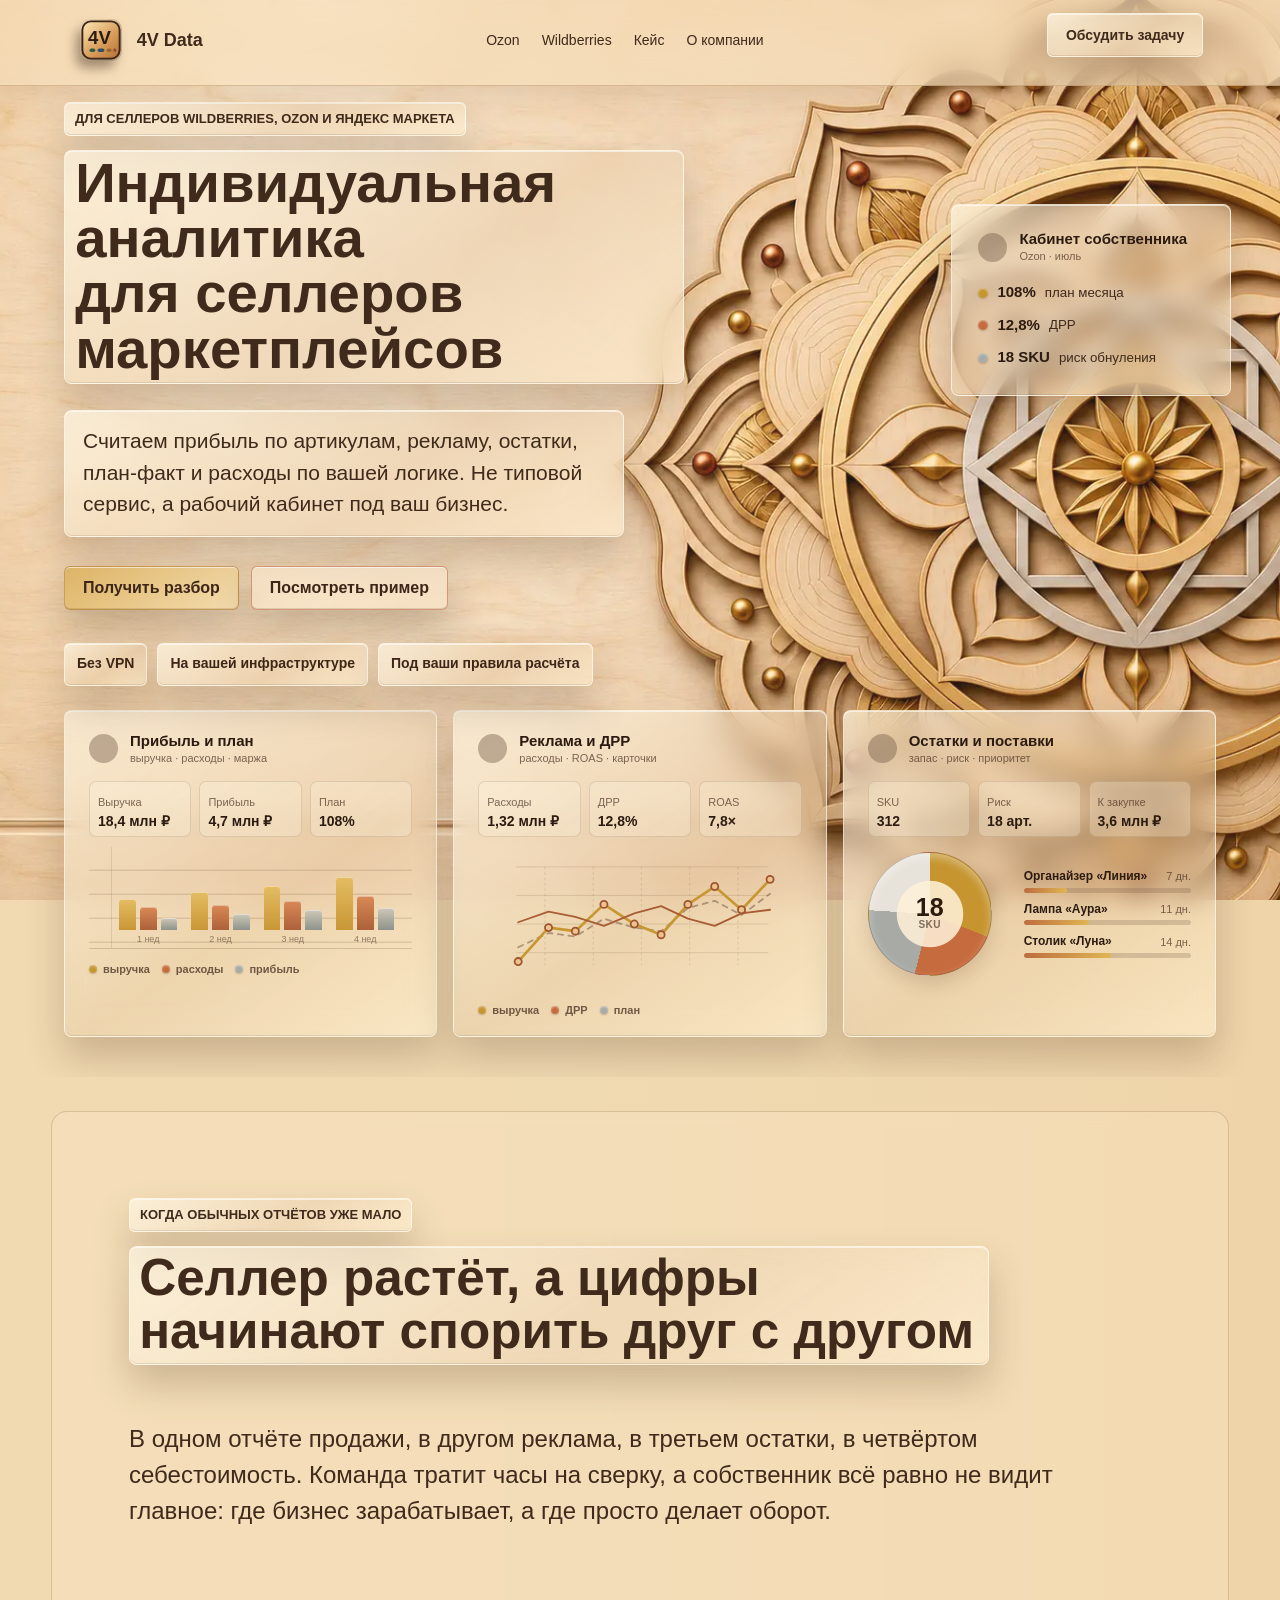
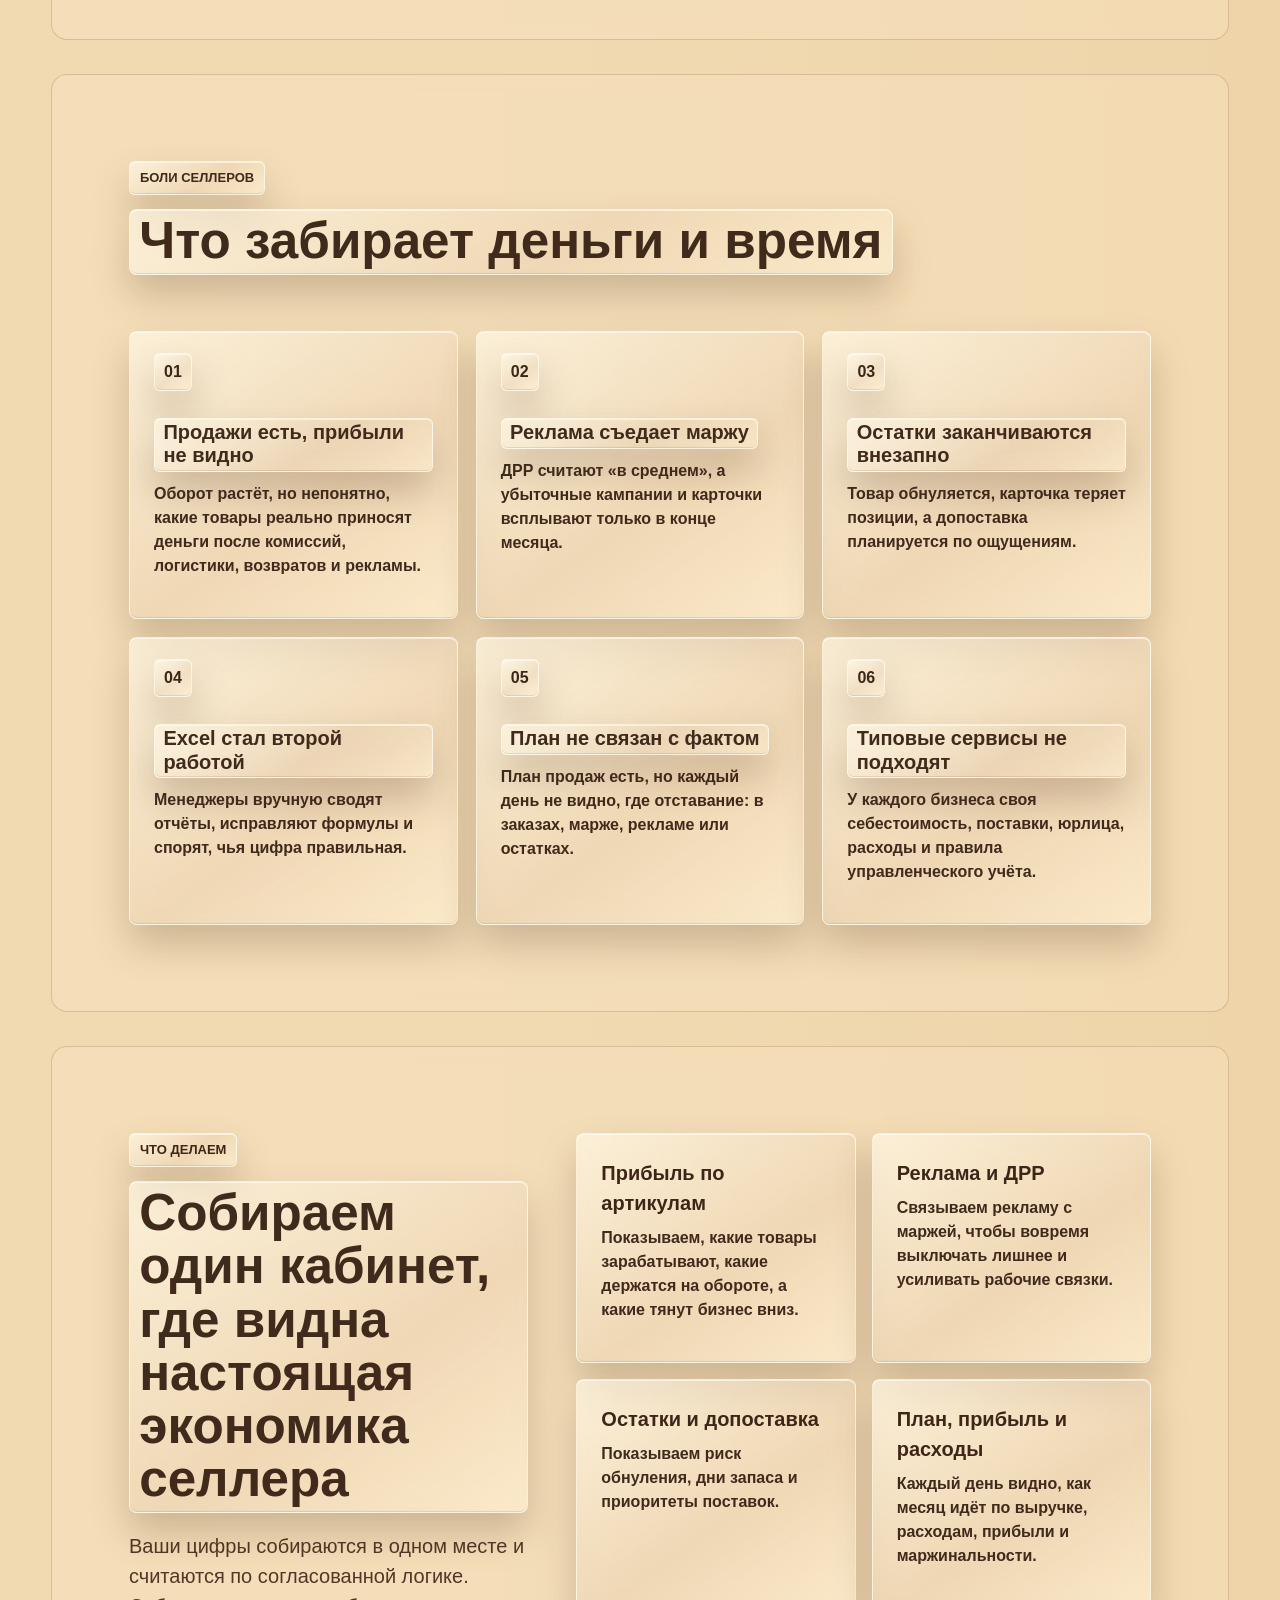
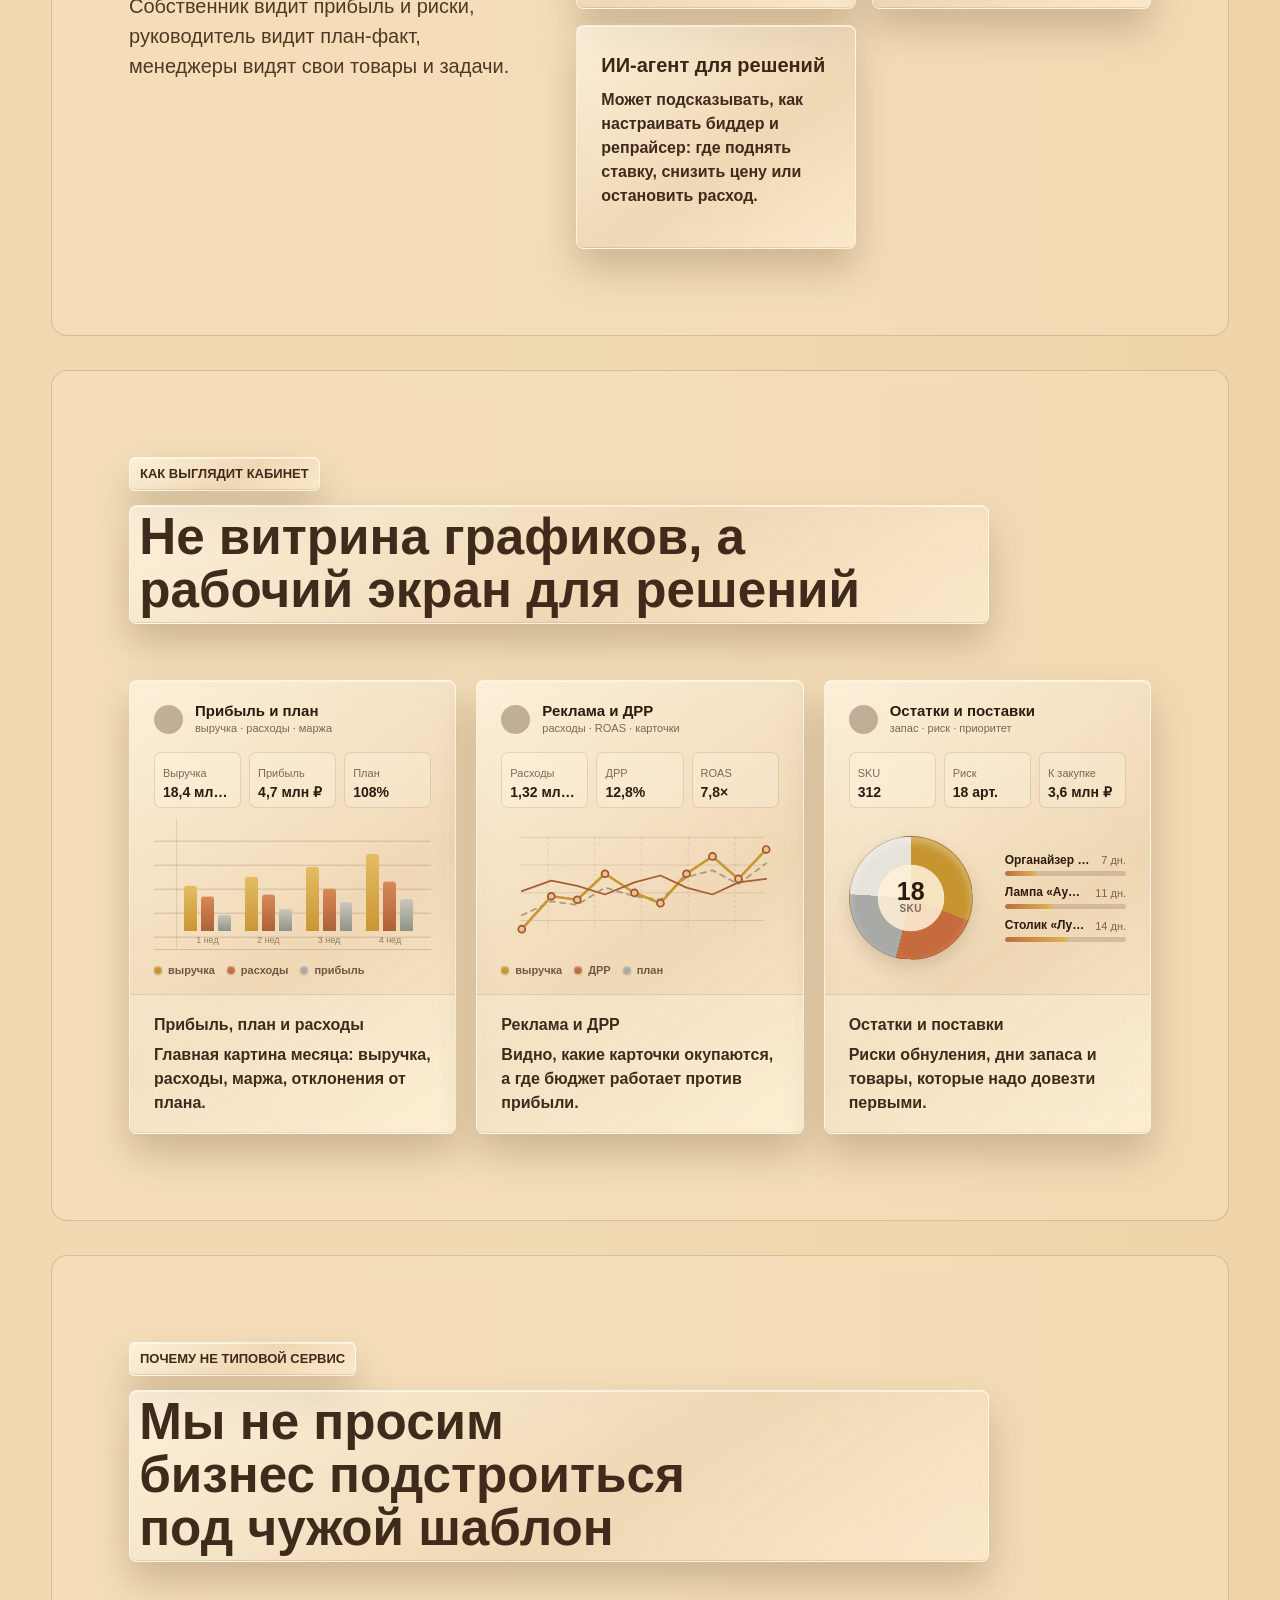
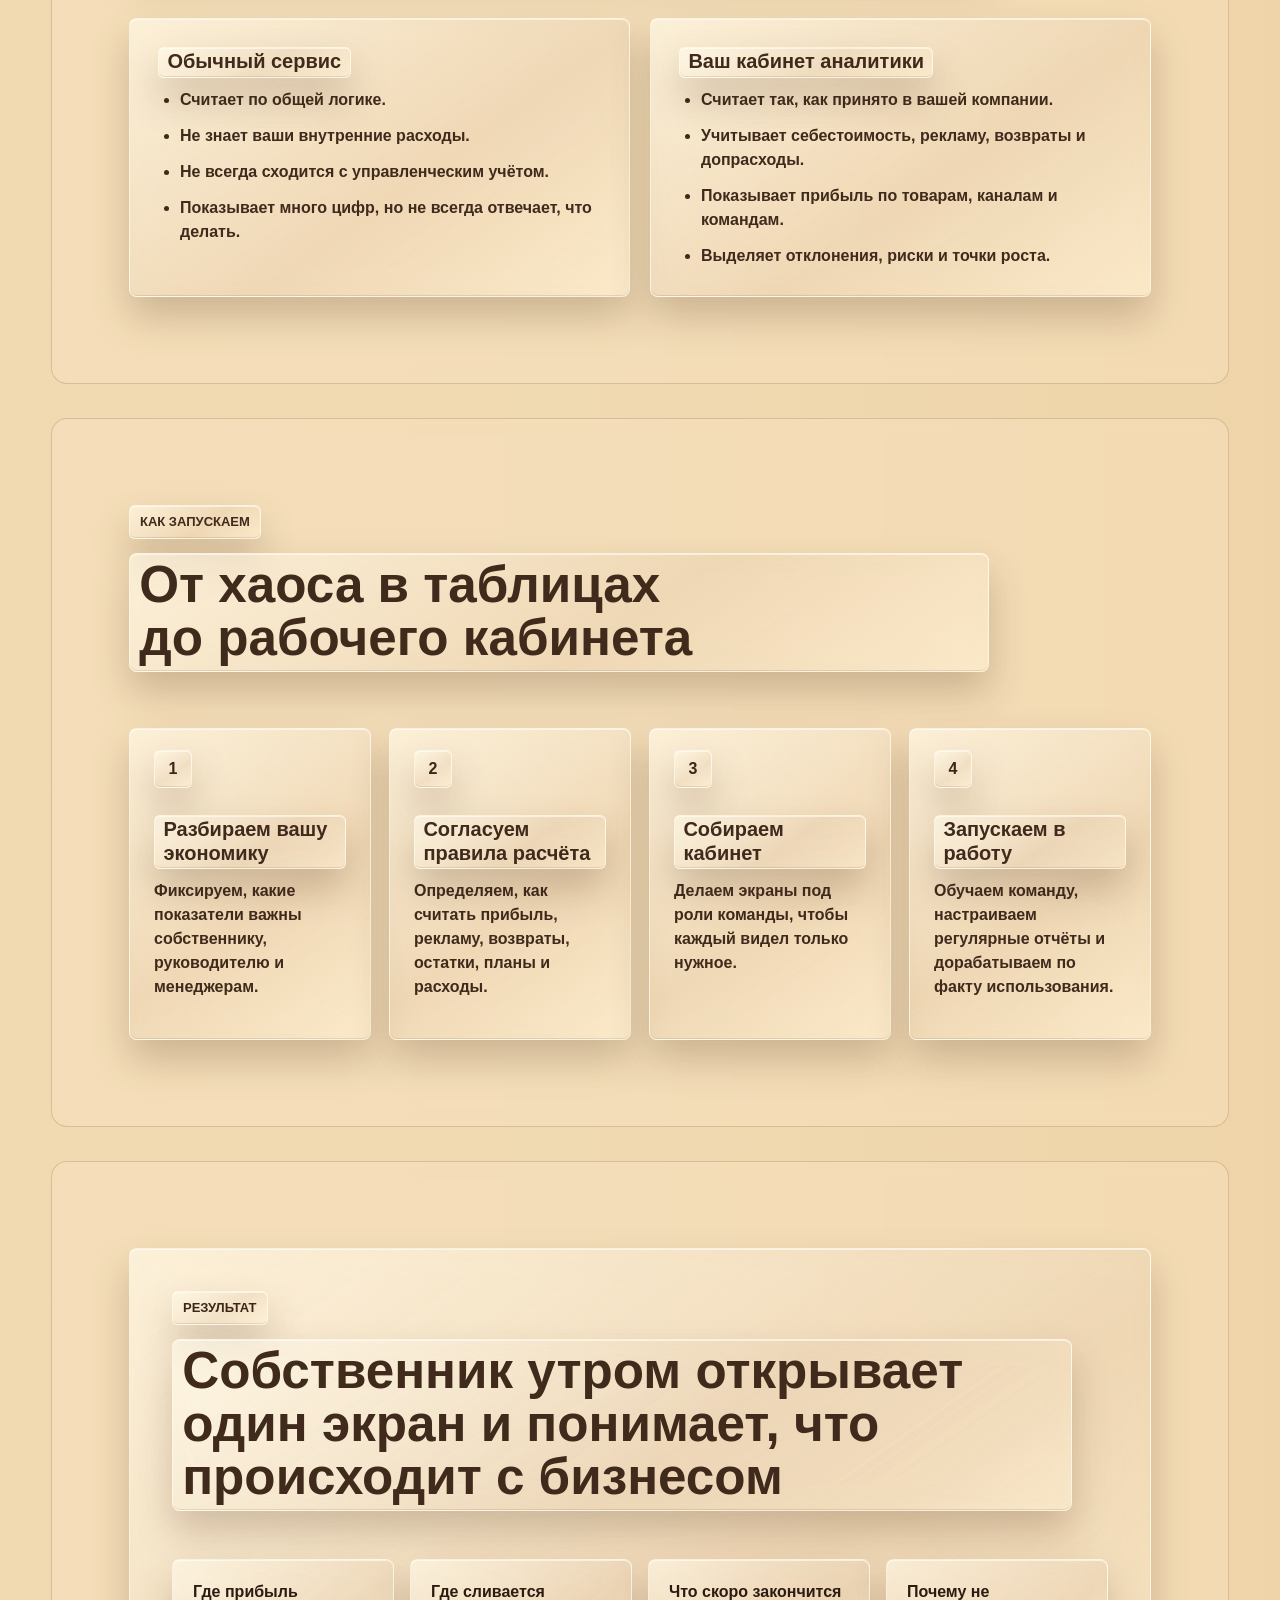
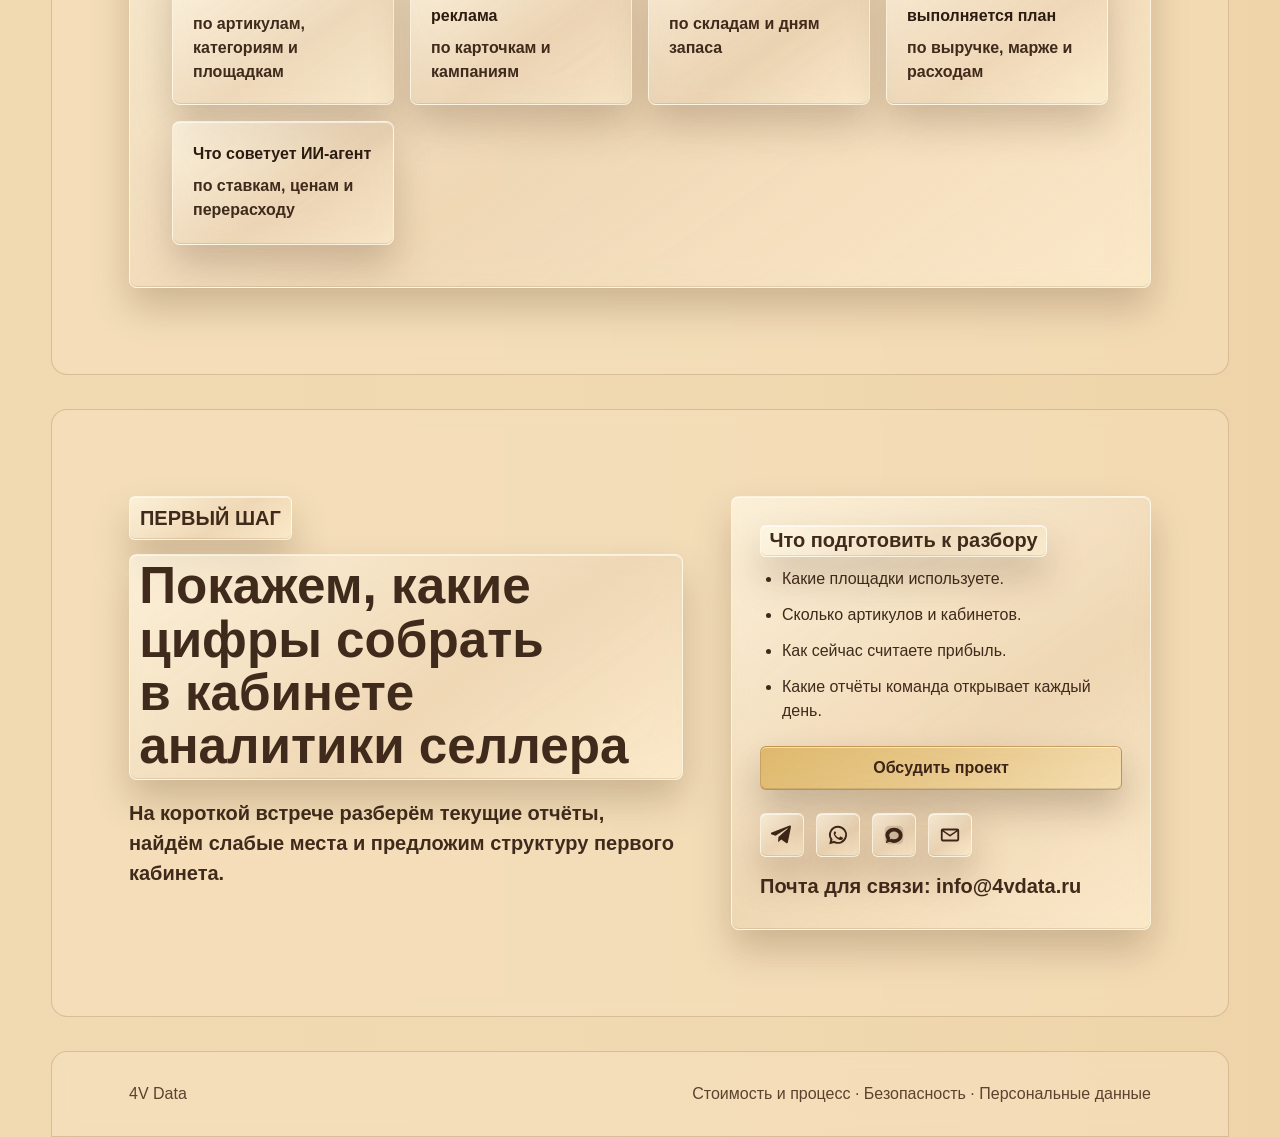
<file: index.html>
<!doctype html>
<html lang="ru">
<head>
  <meta charset="utf-8">
  <meta name="viewport" content="width=device-width, initial-scale=1">
  <title>Аналитика селлера для Wildberries и Ozon | 4V Data</title>
  <meta name="description" content="Индивидуальная аналитика селлера для Wildberries, Ozon и Яндекс Маркета: прибыль по артикулам, реклама, остатки, план-факт и ИИ-советы.">
  <meta name="robots" content="index,follow">
  <link rel="canonical" href="https://4vdata.ru/">
  <meta property="og:type" content="website">
  <meta property="og:locale" content="ru_RU">
  <meta property="og:site_name" content="4V Data">
  <meta property="og:title" content="Аналитика селлера для Wildberries и Ozon">
  <meta property="og:description" content="Кабинет аналитики под экономику селлера: прибыль, реклама, остатки, план-факт и ИИ-советы по решениям.">
  <meta property="og:url" content="https://4vdata.ru/">
  <meta property="og:image" content="https://4vdata.ru/assets/og-4vdata.jpg?v=20260714">
  <meta name="twitter:card" content="summary_large_image">
  <meta name="twitter:title" content="Аналитика селлера для Wildberries и Ozon">
  <meta name="twitter:description" content="Индивидуальная аналитика селлера: прибыль, реклама, остатки, план-факт и ИИ-советы.">
  <meta name="twitter:image" content="https://4vdata.ru/assets/og-4vdata.jpg?v=20260714">
  <link rel="icon" href="assets/logo-mark.svg?v=20260708-logo" type="image/svg+xml">
  <link rel="apple-touch-icon" href="assets/logo-mark.png?v=20260708-logo">
  <script type="application/ld+json">
  {
    "@context": "https://schema.org",
    "@graph": [
      {
        "@type": "Organization",
        "@id": "https://4vdata.ru/#organization",
        "name": "4V Data",
        "url": "https://4vdata.ru/",
        "email": "info@4vdata.ru",
        "logo": "https://4vdata.ru/assets/logo.svg?v=20260708-logo",
        "image": "https://4vdata.ru/assets/og-4vdata.jpg?v=20260714",
        "founder": { "@id": "https://4vdata.ru/o-kompanii/#person" }
      },
      {
        "@type": "WebSite",
        "@id": "https://4vdata.ru/#website",
        "url": "https://4vdata.ru/",
        "name": "4V Data",
        "inLanguage": "ru-RU",
        "publisher": {
          "@id": "https://4vdata.ru/#organization"
        }
      },
      {
        "@type": "Service",
        "@id": "https://4vdata.ru/#service",
        "name": "Индивидуальная аналитика селлера",
        "serviceType": "Аналитика селлера маркетплейсов",
        "provider": {
          "@id": "https://4vdata.ru/#organization"
        },
        "areaServed": {
          "@type": "Country",
          "name": "Россия"
        },
        "audience": {
          "@type": "BusinessAudience",
          "audienceType": "Селлеры Wildberries, Ozon и Яндекс Маркета"
        },
        "description": "Кабинет аналитики селлера, который считает прибыль по артикулам, рекламу, остатки, план-факт, расходы и помогает принимать решения по биддеру и репрайсеру."
      },
      {
        "@type": "Person",
        "@id": "https://4vdata.ru/o-kompanii/#person",
        "name": "Руслан Гайфутдинов",
        "honorificSuffix": "FCCA",
        "url": "https://4vdata.ru/o-kompanii/",
        "sameAs": [
          "https://profi.ru/profile/GayfutdinovRV/",
          "https://www.linkedin.com/in/ruslan-gaifutdinov-fcca-670609101/"
        ]
      }
    ]
  }
  </script>
  <!-- Yandex.Metrika counter -->
  <script type="text/javascript">
      (function(m,e,t,r,i,k,a){
          m[i]=m[i]||function(){(m[i].a=m[i].a||[]).push(arguments)};
          m[i].l=1*new Date();
          for (var j = 0; j < document.scripts.length; j++) {if (document.scripts[j].src === r) { return; }}
          k=e.createElement(t),a=e.getElementsByTagName(t)[0],k.async=1,k.src=r,a.parentNode.insertBefore(k,a)
      })(window, document,'script','https://mc.yandex.ru/metrika/tag.js?id=110597182', 'ym');

      ym(110597182, 'init', {ssr:true, webvisor:true, clickmap:true, ecommerce:"dataLayer", referrer: document.referrer, url: location.href, accurateTrackBounce:true, trackLinks:true});
  </script>
  <!-- /Yandex.Metrika counter -->
  <link rel="stylesheet" href="assets/styles.css?v=20260714-hero-flow-cards">
</head>
<body>
  <noscript><div><img src="https://mc.yandex.ru/watch/110597182" style="position:absolute; left:-9999px;" alt=""></div></noscript>
  <header class="topbar">
    <a class="brand" href="#top" aria-label="На главную">
      <span class="brand-object" aria-hidden="true">
        <span class="brand-object-inner">
          <img class="brand-object-front" src="assets/logo-mark.svg?v=20260708-logo3d" width="88" height="88" alt="">
          <span class="brand-object-back"></span>
          <span class="brand-object-side right"></span>
          <span class="brand-object-side left"></span>
          <span class="brand-object-side top"></span>
          <span class="brand-object-side bottom"></span>
        </span>
      </span>
      <span class="brand-wordmark">4V Data</span>
    </a>
    <nav class="nav" aria-label="Навигация">
      <a href="analitika-ozon/">Ozon</a>
      <a href="analitika-wildberries/">Wildberries</a>
      <a href="keisy/individualnaya-analitika-sellera/">Кейс</a>
      <a href="o-kompanii/">О компании</a>
    </nav>
    <a class="top-cta" href="#contact" data-goal="cta_contact">Обсудить задачу</a>
  </header>

  <main id="top">
    <section class="hero">
      <div class="hero-copy">
        <p class="eyebrow">Для селлеров Wildberries, Ozon и Яндекс Маркета</p>
        <h1>Индивидуальная аналитика для селлеров маркетплейсов</h1>
        <p class="lead">Считаем прибыль по артикулам, рекламу, остатки, план-факт и расходы по вашей логике. Не типовой сервис, а рабочий кабинет под ваш бизнес.</p>
        <div class="hero-actions">
          <a class="button primary" href="#contact" data-goal="cta_contact">Получить разбор</a>
          <a class="button secondary" href="ozon-seller-dashboard-demo.html" target="_blank" rel="noopener" data-goal="open_demo">Посмотреть пример</a>
        </div>
        <div class="hero-points" aria-label="Ключевые преимущества">
          <span>Без VPN</span>
          <span>На вашей инфраструктуре</span>
          <span>Под ваши правила расчёта</span>
        </div>
      </div>
      <div class="hero-visual reference-board" aria-label="Пример кабинета">
        <article class="ref-card ref-note seller-note">
          <div class="seller-note-head">
            <span class="ref-avatar"></span>
            <span><b>Кабинет собственника</b><small>Ozon · июль</small></span>
          </div>
          <div class="seller-note-list">
            <span><i class="dot gold"></i><b>108%</b><small>план месяца</small></span>
            <span><i class="dot copper"></i><b>12,8%</b><small>ДРР</small></span>
            <span><i class="dot gray"></i><b>18 SKU</b><small>риск обнуления</small></span>
          </div>
        </article>
        <div class="ref-card-row">
          <article class="ref-card ref-chart ref-bars seller-profit-card" aria-label="Пример дашборда прибыли">
            <div class="ref-title-row dashboard-title">
              <span class="ref-avatar"></span>
              <span><b>Прибыль и план</b><small>выручка · расходы · маржа</small></span>
            </div>
            <div class="mini-kpis">
              <span><small>Выручка</small><b>18,4 млн ₽</b></span>
              <span><small>Прибыль</small><b>4,7 млн ₽</b></span>
              <span><small>План</small><b>108%</b></span>
            </div>
            <div class="dashboard-bars" aria-hidden="true">
              <span><i class="rev" style="--h: 48%"></i><i class="cost" style="--h: 36%"></i><i class="profit" style="--h: 18%"></i><small>1 нед</small></span>
              <span><i class="rev" style="--h: 58%"></i><i class="cost" style="--h: 39%"></i><i class="profit" style="--h: 24%"></i><small>2 нед</small></span>
              <span><i class="rev" style="--h: 68%"></i><i class="cost" style="--h: 45%"></i><i class="profit" style="--h: 31%"></i><small>3 нед</small></span>
              <span><i class="rev" style="--h: 82%"></i><i class="cost" style="--h: 52%"></i><i class="profit" style="--h: 34%"></i><small>4 нед</small></span>
            </div>
            <div class="mini-legend"><span><i class="dot gold"></i>выручка</span><span><i class="dot copper"></i>расходы</span><span><i class="dot gray"></i>прибыль</span></div>
          </article>
          <article class="ref-card ref-chart ref-line-card seller-ads-card" aria-label="Пример дашборда рекламы">
            <div class="ref-title-row dashboard-title">
              <span class="ref-avatar"></span>
              <span><b>Реклама и ДРР</b><small>расходы · ROAS · карточки</small></span>
            </div>
            <div class="mini-kpis">
              <span><small>Расходы</small><b>1,32 млн ₽</b></span>
              <span><small>ДРР</small><b>12,8%</b></span>
              <span><small>ROAS</small><b>7,8×</b></span>
            </div>
            <svg class="line-chart seller-line" viewBox="0 0 320 150" aria-hidden="true">
              <path class="grid" d="M22 20H304M22 52H304M22 84H304M22 116H304"/>
              <path class="guides" d="M54 20V130M108 20V130M162 20V130M216 20V130M270 20V130"/>
              <polyline class="plan-line" points="24,110 58,94 88,98 120,78 154,88 184,92 214,66 244,58 274,74 306,50"/>
              <polyline class="profit-line" points="24,126 58,88 88,92 120,62 154,84 184,96 214,62 244,42 274,68 306,34"/>
              <polyline class="drr-line" points="24,82 58,70 88,76 120,86 154,72 184,64 214,78 244,86 274,72 306,68"/>
              <g>
                <circle cx="24" cy="126" r="4"/><circle cx="58" cy="88" r="4"/><circle cx="88" cy="92" r="4"/><circle cx="120" cy="62" r="4"/><circle cx="154" cy="84" r="4"/><circle cx="184" cy="96" r="4"/><circle cx="214" cy="62" r="4"/><circle cx="244" cy="42" r="4"/><circle cx="274" cy="68" r="4"/><circle cx="306" cy="34" r="4"/>
              </g>
            </svg>
            <div class="mini-legend"><span><i class="dot gold"></i>выручка</span><span><i class="dot copper"></i>ДРР</span><span><i class="dot gray"></i>план</span></div>
          </article>
          <article class="ref-card ref-chart ref-donut-card seller-stock-card" aria-label="Пример дашборда остатков">
            <div class="ref-title-row dashboard-title">
              <span class="ref-avatar"></span>
              <span><b>Остатки и поставки</b><small>запас · риск · приоритет</small></span>
            </div>
            <div class="mini-kpis">
              <span><small>SKU</small><b>312</b></span>
              <span><small>Риск</small><b>18 арт.</b></span>
              <span><small>К закупке</small><b>3,6 млн ₽</b></span>
            </div>
            <div class="donut-layout">
              <span class="donut stock-donut" aria-hidden="true"><b>18</b><small>SKU</small></span>
              <div class="stock-list">
                <span><b>Органайзер «Линия»</b><small>7 дн.</small><i style="--w: 26%"></i></span>
                <span><b>Лампа «Аура»</b><small>11 дн.</small><i style="--w: 39%"></i></span>
                <span><b>Столик «Луна»</b><small>14 дн.</small><i style="--w: 52%"></i></span>
              </div>
            </div>
          </article>
        </div>
      </div>
    </section>

    <section class="section intro">
      <div class="section-head">
        <p class="eyebrow">Когда обычных отчётов уже мало</p>
        <h2>Селлер растёт, а цифры начинают спорить друг с другом</h2>
      </div>
      <p class="wide-text">В одном отчёте продажи, в другом реклама, в третьем остатки, в четвёртом себестоимость. Команда тратит часы на сверку, а собственник всё равно не видит главное: где бизнес зарабатывает, а где просто делает оборот.</p>
    </section>

    <section class="section pains" id="pain">
      <div class="section-head">
        <p class="eyebrow">Боли селлеров</p>
        <h2>Что забирает деньги и время</h2>
      </div>
      <div class="pain-grid">
        <article>
          <span>01</span>
          <h3>Продажи есть, прибыли не видно</h3>
          <p>Оборот растёт, но непонятно, какие товары реально приносят деньги после комиссий, логистики, возвратов и рекламы.</p>
        </article>
        <article>
          <span>02</span>
          <h3>Реклама съедает маржу</h3>
          <p>ДРР считают «в среднем», а убыточные кампании и карточки всплывают только в конце месяца.</p>
        </article>
        <article>
          <span>03</span>
          <h3>Остатки заканчиваются внезапно</h3>
          <p>Товар обнуляется, карточка теряет позиции, а допоставка планируется по ощущениям.</p>
        </article>
        <article>
          <span>04</span>
          <h3>Excel стал второй работой</h3>
          <p>Менеджеры вручную сводят отчёты, исправляют формулы и спорят, чья цифра правильная.</p>
        </article>
        <article>
          <span>05</span>
          <h3>План не связан с фактом</h3>
          <p>План продаж есть, но каждый день не видно, где отставание: в заказах, марже, рекламе или остатках.</p>
        </article>
        <article>
          <span>06</span>
          <h3>Типовые сервисы не подходят</h3>
          <p>У каждого бизнеса своя себестоимость, поставки, юрлица, расходы и правила управленческого учёта.</p>
        </article>
      </div>
    </section>

    <section class="section solution" id="solution">
      <div class="solution-copy">
        <p class="eyebrow">Что делаем</p>
        <h2>Собираем один кабинет, где видна настоящая экономика селлера</h2>
        <p>Ваши цифры собираются в одном месте и считаются по согласованной логике. Собственник видит прибыль и риски, руководитель видит план-факт, менеджеры видят свои товары и задачи.</p>
      </div>
      <div class="solution-list">
        <div>
          <strong>Прибыль по артикулам</strong>
          <p>Показываем, какие товары зарабатывают, какие держатся на обороте, а какие тянут бизнес вниз.</p>
        </div>
        <div>
          <strong>Реклама и ДРР</strong>
          <p>Связываем рекламу с маржей, чтобы вовремя выключать лишнее и усиливать рабочие связки.</p>
        </div>
        <div>
          <strong>Остатки и допоставка</strong>
          <p>Показываем риск обнуления, дни запаса и приоритеты поставок.</p>
        </div>
        <div>
          <strong>План, прибыль и расходы</strong>
          <p>Каждый день видно, как месяц идёт по выручке, расходам, прибыли и маржинальности.</p>
        </div>
        <div>
          <strong>ИИ-агент для решений</strong>
          <p>Может подсказывать, как настраивать биддер и репрайсер: где поднять ставку, снизить цену или остановить расход.</p>
        </div>
      </div>
    </section>

    <section class="section screens" id="screens">
      <div class="section-head">
        <p class="eyebrow">Как выглядит кабинет</p>
        <h2>Не витрина графиков, а рабочий экран для решений</h2>
      </div>
      <div class="screen-grid">
        <figure class="ref-card ref-chart ref-bars seller-profit-card">
          <div class="ref-title-row dashboard-title">
            <span class="ref-avatar"></span>
            <span><b>Прибыль и план</b><small>выручка · расходы · маржа</small></span>
          </div>
          <div class="mini-kpis">
            <span><small>Выручка</small><b>18,4 млн ₽</b></span>
            <span><small>Прибыль</small><b>4,7 млн ₽</b></span>
            <span><small>План</small><b>108%</b></span>
          </div>
          <div class="dashboard-bars" aria-hidden="true">
            <span><i class="rev" style="--h: 48%"></i><i class="cost" style="--h: 36%"></i><i class="profit" style="--h: 18%"></i><small>1 нед</small></span>
            <span><i class="rev" style="--h: 58%"></i><i class="cost" style="--h: 39%"></i><i class="profit" style="--h: 24%"></i><small>2 нед</small></span>
            <span><i class="rev" style="--h: 68%"></i><i class="cost" style="--h: 45%"></i><i class="profit" style="--h: 31%"></i><small>3 нед</small></span>
            <span><i class="rev" style="--h: 82%"></i><i class="cost" style="--h: 52%"></i><i class="profit" style="--h: 34%"></i><small>4 нед</small></span>
          </div>
          <div class="mini-legend"><span><i class="dot gold"></i>выручка</span><span><i class="dot copper"></i>расходы</span><span><i class="dot gray"></i>прибыль</span></div>
          <figcaption>
            <strong>Прибыль, план и расходы</strong>
            <span>Главная картина месяца: выручка, расходы, маржа, отклонения от плана.</span>
          </figcaption>
        </figure>
        <figure class="ref-card ref-chart ref-line-card seller-ads-card">
          <div class="ref-title-row dashboard-title">
            <span class="ref-avatar"></span>
            <span><b>Реклама и ДРР</b><small>расходы · ROAS · карточки</small></span>
          </div>
          <div class="mini-kpis">
            <span><small>Расходы</small><b>1,32 млн ₽</b></span>
            <span><small>ДРР</small><b>12,8%</b></span>
            <span><small>ROAS</small><b>7,8×</b></span>
          </div>
          <svg class="line-chart seller-line" viewBox="0 0 320 150" aria-hidden="true">
            <path class="grid" d="M22 20H304M22 52H304M22 84H304M22 116H304"/>
            <path class="guides" d="M54 20V130M108 20V130M162 20V130M216 20V130M270 20V130"/>
            <polyline class="plan-line" points="24,110 58,94 88,98 120,78 154,88 184,92 214,66 244,58 274,74 306,50"/>
            <polyline class="profit-line" points="24,126 58,88 88,92 120,62 154,84 184,96 214,62 244,42 274,68 306,34"/>
            <polyline class="drr-line" points="24,82 58,70 88,76 120,86 154,72 184,64 214,78 244,86 274,72 306,68"/>
            <g>
              <circle cx="24" cy="126" r="4"/><circle cx="58" cy="88" r="4"/><circle cx="88" cy="92" r="4"/><circle cx="120" cy="62" r="4"/><circle cx="154" cy="84" r="4"/><circle cx="184" cy="96" r="4"/><circle cx="214" cy="62" r="4"/><circle cx="244" cy="42" r="4"/><circle cx="274" cy="68" r="4"/><circle cx="306" cy="34" r="4"/>
            </g>
          </svg>
          <div class="mini-legend"><span><i class="dot gold"></i>выручка</span><span><i class="dot copper"></i>ДРР</span><span><i class="dot gray"></i>план</span></div>
          <figcaption>
            <strong>Реклама и ДРР</strong>
            <span>Видно, какие карточки окупаются, а где бюджет работает против прибыли.</span>
          </figcaption>
        </figure>
        <figure class="ref-card ref-chart ref-donut-card seller-stock-card">
          <div class="ref-title-row dashboard-title">
            <span class="ref-avatar"></span>
            <span><b>Остатки и поставки</b><small>запас · риск · приоритет</small></span>
          </div>
          <div class="mini-kpis">
            <span><small>SKU</small><b>312</b></span>
            <span><small>Риск</small><b>18 арт.</b></span>
            <span><small>К закупке</small><b>3,6 млн ₽</b></span>
          </div>
          <div class="donut-layout">
            <span class="donut stock-donut" aria-hidden="true"><b>18</b><small>SKU</small></span>
            <div class="stock-list">
              <span><b>Органайзер «Линия»</b><small>7 дн.</small><i style="--w: 26%"></i></span>
              <span><b>Лампа «Аура»</b><small>11 дн.</small><i style="--w: 39%"></i></span>
              <span><b>Столик «Луна»</b><small>14 дн.</small><i style="--w: 52%"></i></span>
            </div>
          </div>
          <figcaption>
            <strong>Остатки и поставки</strong>
            <span>Риски обнуления, дни запаса и товары, которые надо довезти первыми.</span>
          </figcaption>
        </figure>
      </div>
    </section>

    <section class="section compare">
      <div class="section-head">
        <p class="eyebrow">Почему не типовой сервис</p>
        <h2>Мы не просим бизнес подстроиться под чужой шаблон</h2>
      </div>
      <div class="compare-grid">
        <div class="muted-panel">
          <h3>Обычный сервис</h3>
          <ul>
            <li>Считает по общей логике.</li>
            <li>Не знает ваши внутренние расходы.</li>
            <li>Не всегда сходится с управленческим учётом.</li>
            <li>Показывает много цифр, но не всегда отвечает, что делать.</li>
          </ul>
        </div>
        <div class="accent-panel">
          <h3>Ваш кабинет аналитики</h3>
          <ul>
            <li>Считает так, как принято в вашей компании.</li>
            <li>Учитывает себестоимость, рекламу, возвраты и допрасходы.</li>
            <li>Показывает прибыль по товарам, каналам и командам.</li>
            <li>Выделяет отклонения, риски и точки роста.</li>
          </ul>
        </div>
      </div>
    </section>

    <section class="section start" id="start">
      <div class="section-head">
        <p class="eyebrow">Как запускаем</p>
        <h2>От хаоса в таблицах до рабочего кабинета</h2>
      </div>
      <div class="steps">
        <div>
          <span>1</span>
          <h3>Разбираем вашу экономику</h3>
          <p>Фиксируем, какие показатели важны собственнику, руководителю и менеджерам.</p>
        </div>
        <div>
          <span>2</span>
          <h3>Согласуем правила расчёта</h3>
          <p>Определяем, как считать прибыль, рекламу, возвраты, остатки, планы и расходы.</p>
        </div>
        <div>
          <span>3</span>
          <h3>Собираем кабинет</h3>
          <p>Делаем экраны под роли команды, чтобы каждый видел только нужное.</p>
        </div>
        <div>
          <span>4</span>
          <h3>Запускаем в работу</h3>
          <p>Обучаем команду, настраиваем регулярные отчёты и дорабатываем по факту использования.</p>
        </div>
      </div>
    </section>

    <section class="section result">
      <div class="result-card">
        <p class="eyebrow">Результат</p>
        <h2>Собственник утром открывает один экран и понимает, что происходит с бизнесом</h2>
        <div class="result-grid">
          <div><strong>Где прибыль</strong><span>по артикулам, категориям и площадкам</span></div>
          <div><strong>Где сливается реклама</strong><span>по карточкам и кампаниям</span></div>
          <div><strong>Что скоро закончится</strong><span>по складам и дням запаса</span></div>
          <div><strong>Почему не выполняется план</strong><span>по выручке, марже и расходам</span></div>
          <div><strong>Что советует ИИ-агент</strong><span>по ставкам, ценам и перерасходу</span></div>
        </div>
      </div>
    </section>

    <section class="section contact" id="contact">
      <div>
        <p class="eyebrow">Первый шаг</p>
        <h2>Покажем, какие цифры собрать в кабинете аналитики селлера</h2>
        <p>На короткой встрече разберём текущие отчёты, найдём слабые места и предложим структуру первого кабинета.</p>
      </div>
      <div class="contact-box">
        <h3>Что подготовить к разбору</h3>
        <ul>
          <li>Какие площадки используете.</li>
          <li>Сколько артикулов и кабинетов.</li>
          <li>Как сейчас считаете прибыль.</li>
          <li>Какие отчёты команда открывает каждый день.</li>
        </ul>
        <a class="button primary full" href="mailto:info@4vdata.ru?subject=%D0%90%D0%BD%D0%B0%D0%BB%D0%B8%D1%82%D0%B8%D0%BA%D0%B0%20%D1%81%D0%B5%D0%BB%D0%BB%D0%B5%D1%80%D0%B0" data-goal="cta_contact">Обсудить проект</a>
        <div class="contact-links" aria-label="Контакты">
          <a href="https://t.me/Nfrtum" target="_blank" rel="noopener" aria-label="Telegram" title="Telegram" data-tooltip="Telegram">
            <svg viewBox="0 0 24 24" aria-hidden="true">
              <path d="M21.6 4.2 18.4 20c-.2 1-1.1 1.2-1.9.7l-5.3-3.9-2.5 2.4c-.3.3-.5.5-1 .5l.4-5.5 10-9c.4-.4-.1-.6-.7-.3L5 12.7l-5.3-1.7c-1-.3-1-1 .2-1.5L20.4 1.6c.9-.3 1.7.2 1.2 2.6Z"/>
            </svg>
          </a>
          <a href="https://wa.me/qr/QME4Q3PSIIAJF1" target="_blank" rel="noopener" aria-label="WhatsApp" title="WhatsApp" data-tooltip="WhatsApp">
            <svg viewBox="0 0 24 24" aria-hidden="true">
              <path d="M12 2a9.8 9.8 0 0 0-8.4 14.9L2.5 22l5.2-1.4A9.8 9.8 0 1 0 12 2Zm0 2a7.8 7.8 0 1 1-3.8 14.6l-.4-.2-2.3.6.6-2.2-.3-.4A7.8 7.8 0 0 1 12 4Zm-3.2 3.9c-.2 0-.5.1-.7.4-.3.3-.8 1-.8 2.1 0 1.2.8 2.4 1 2.6.1.2 1.7 2.8 4.3 3.8 2.1.9 2.6.7 3 .6.5-.1 1.5-.7 1.7-1.3.2-.6.2-1.1.1-1.2-.1-.1-.3-.2-.6-.3l-1.9-.9c-.3-.1-.5-.1-.7.2l-.7.9c-.2.2-.4.2-.7.1-.4-.2-1.3-.5-2.2-1.3-.8-.8-1.4-1.8-1.6-2.1-.2-.3 0-.5.1-.7l.5-.5c.1-.2.2-.3.3-.5.1-.2 0-.4 0-.6L9 8.3c-.1-.3-.3-.4-.5-.4Z"/>
            </svg>
          </a>
          <a href="https://max.ru/u/f9LHodD0cOLAjqkoKX8pl9Hv4TiIWUYnNJDe6ZqmUyAtlSqjYCbKffk9API" target="_blank" rel="noopener" aria-label="MAX" title="MAX" data-tooltip="MAX">
            <svg class="max-logo" viewBox="0 0 64 64" aria-hidden="true">
              <rect class="max-logo-bg" x="5" y="5" width="54" height="54" rx="14"/>
              <path class="max-logo-mark" fill-rule="evenodd" d="M32 11c13.8 0 25 9.8 25 22s-11.2 22-25 22c-4.7 0-9.1-1.1-12.9-3.2L8 56l3-11.1A20.5 20.5 0 0 1 7 33c0-12.2 11.2-22 25-22Zm0 11c-7.6 0-13.8 5-13.8 11.2 0 2.5 1 4.8 2.8 6.7l-1.4 5.3 5.4-2.5c2 1.1 4.4 1.7 7 1.7 7.6 0 13.8-5 13.8-11.2S39.6 22 32 22Z"/>
            </svg>
          </a>
          <a href="mailto:info@4vdata.ru" aria-label="E-mail" title="E-mail" data-tooltip="E-mail">
            <svg viewBox="0 0 24 24" aria-hidden="true">
              <path d="M4 5h16a2 2 0 0 1 2 2v10a2 2 0 0 1-2 2H4a2 2 0 0 1-2-2V7a2 2 0 0 1 2-2Zm0 3.2V17h16V8.2l-7.4 5.1a1 1 0 0 1-1.2 0Zm1.1-1.2 6.9 4.7L18.9 7Z"/>
            </svg>
          </a>
        </div>
        <p class="small-note">Почта для связи: <a href="mailto:info@4vdata.ru">info@4vdata.ru</a></p>
      </div>
    </section>
  </main>

  <footer class="footer">
    <span>4V Data</span>
    <span><a href="stoimost-i-process/">Стоимость и процесс</a> · <a href="bezopasnost-dannyh/">Безопасность</a> · <a href="privacy/">Персональные данные</a></span>
  </footer>
  <script src="assets/site.js?v=20260714" defer></script>
</body>
</html>
</file>
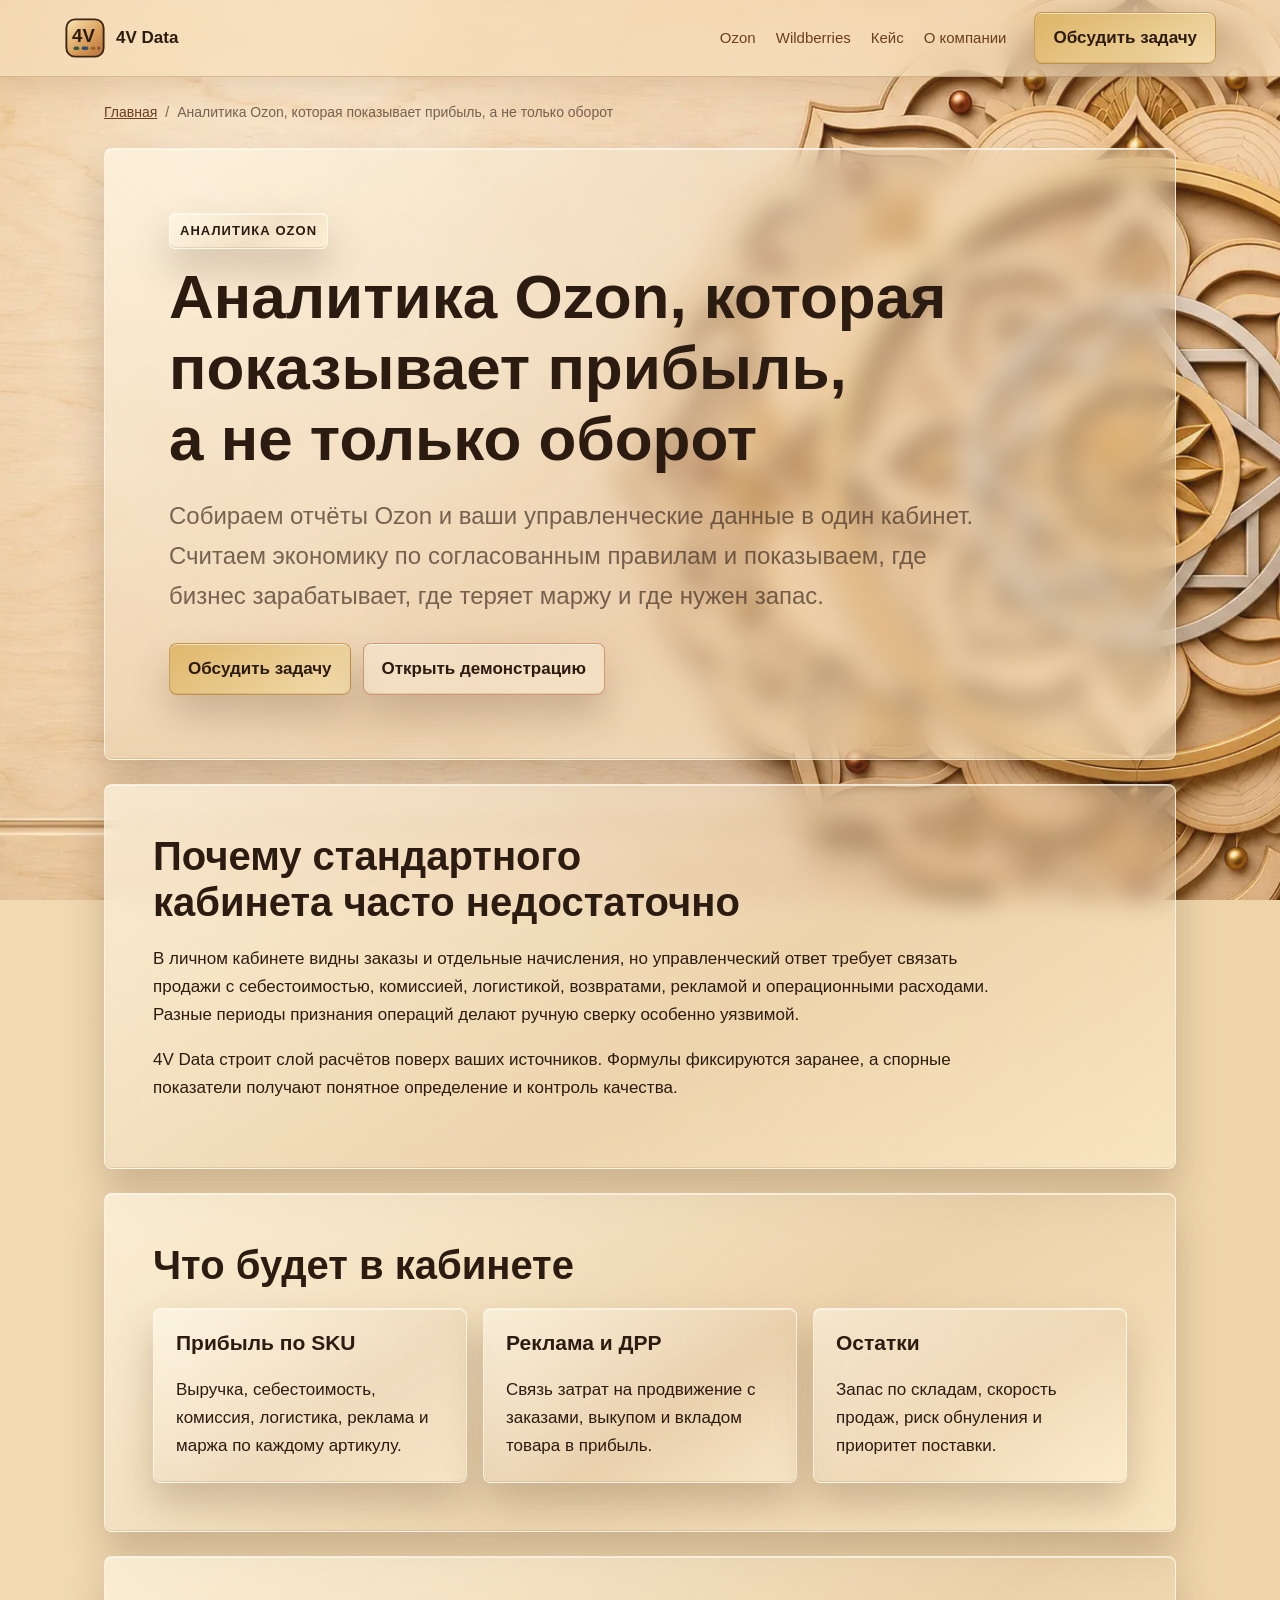
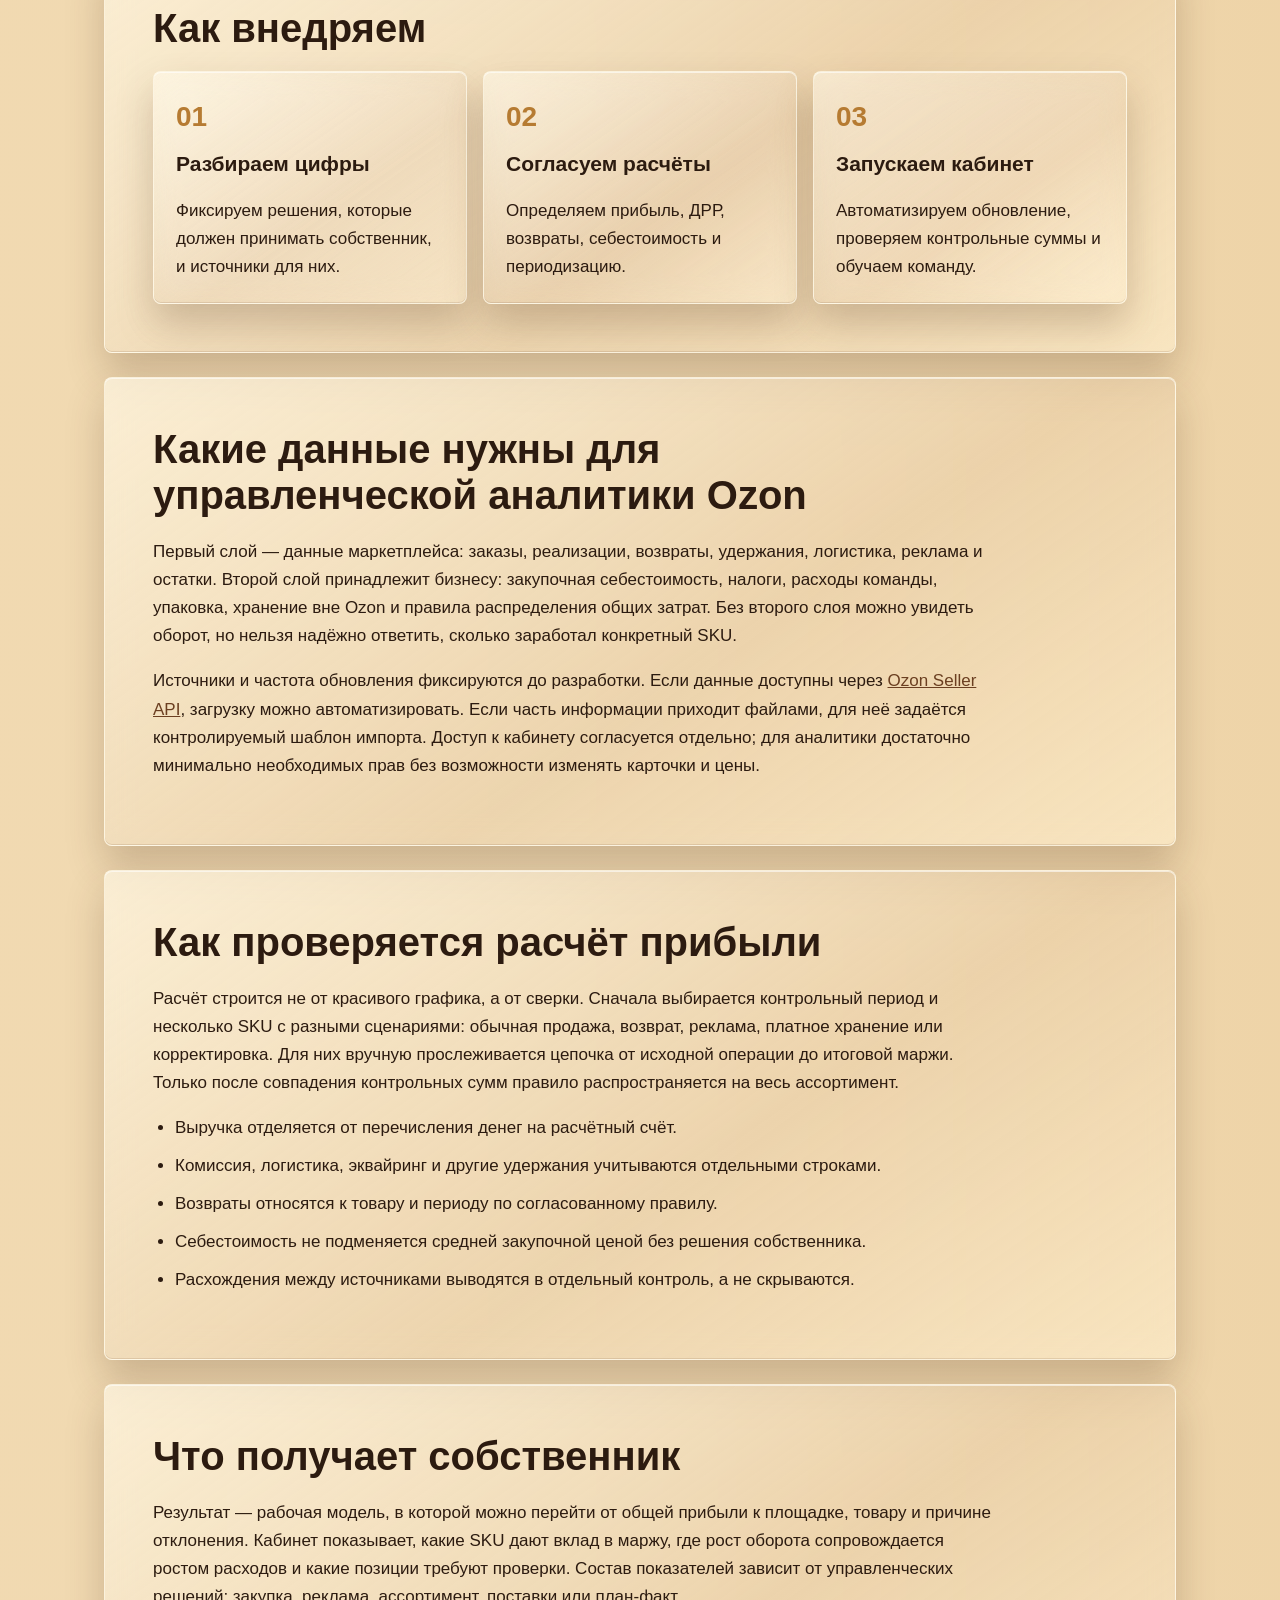
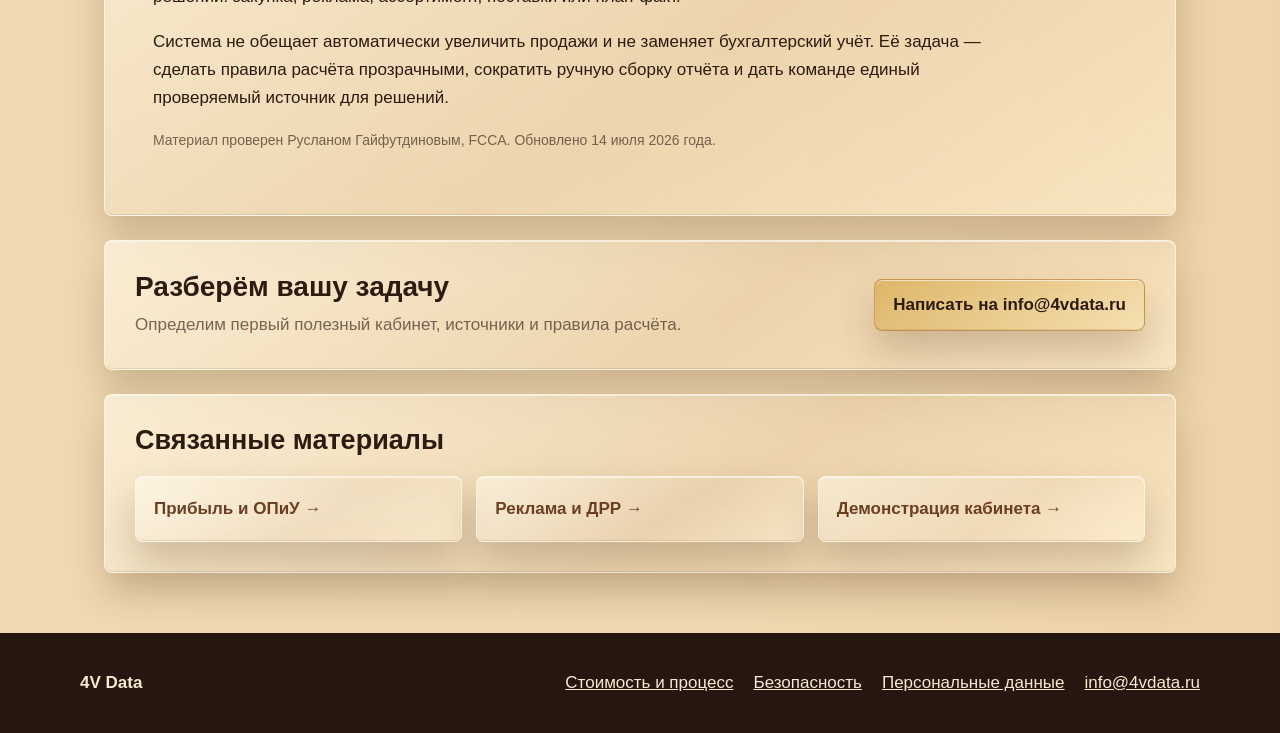
<file: analitika-ozon/index.html>
<!doctype html>
<html lang='ru'><head><meta charset='utf-8'><meta name='viewport' content='width=device-width,initial-scale=1'>
<title>Аналитика продаж Ozon для селлера | 4V Data</title><meta name='description' content='Индивидуальная аналитика Ozon: прибыль по товарам, комиссии, логистика, реклама, остатки и план-факт в одном кабинете.'><meta name='robots' content='index,follow'>
<link rel='canonical' href='https://4vdata.ru/analitika-ozon/'><meta property='og:type' content='website'><meta property='og:locale' content='ru_RU'><meta property='og:site_name' content='4V Data'><meta property='og:title' content='Аналитика продаж Ozon для селлера | 4V Data'><meta property='og:description' content='Индивидуальная аналитика Ozon: прибыль по товарам, комиссии, логистика, реклама, остатки и план-факт в одном кабинете.'><meta property='og:url' content='https://4vdata.ru/analitika-ozon/'><meta property='og:image' content='https://4vdata.ru/assets/og-4vdata.jpg'><meta name='twitter:card' content='summary_large_image'>
<link rel='icon' href='/assets/logo-mark.svg' type='image/svg+xml'><link rel='stylesheet' href='/assets/seo-pages.css?v=20260714-content2'><script type='application/ld+json'>{"@context":"https://schema.org","@graph":[{"@type":"BreadcrumbList","itemListElement":[{"@type":"ListItem","position":1,"name":"Главная","item":"https://4vdata.ru/"},{"@type":"ListItem","position":2,"name":"Аналитика Ozon, которая показывает прибыль, а не только оборот","item":"https://4vdata.ru/analitika-ozon/"}]},{"@type":"Service","name":"Аналитика Ozon, которая показывает прибыль, а не только оборот","description":"Индивидуальная аналитика Ozon: прибыль по товарам, комиссии, логистика, реклама, остатки и план-факт в одном кабинете.","url":"https://4vdata.ru/analitika-ozon/","provider":{"@id":"https://4vdata.ru/#organization"},"areaServed":"RU","audience":{"@type":"BusinessAudience","audienceType":"Селлеры маркетплейсов"}}]}</script><!-- Yandex.Metrika counter --><script>(function(m,e,t,r,i,k,a){m[i]=m[i]||function(){(m[i].a=m[i].a||[]).push(arguments)};m[i].l=1*new Date();for(var j=0;j<document.scripts.length;j++){if(document.scripts[j].src===r)return}k=e.createElement(t),a=e.getElementsByTagName(t)[0],k.async=1,k.src=r,a.parentNode.insertBefore(k,a)})(window,document,'script','https://mc.yandex.ru/metrika/tag.js?id=110597182','ym');ym(110597182,'init',{ssr:true,webvisor:true,clickmap:true,accurateTrackBounce:true,trackLinks:true});</script><!-- /Yandex.Metrika counter --></head>
<body><a class='skip' href='#content'>К содержанию</a><noscript><div><img src='https://mc.yandex.ru/watch/110597182' style='position:absolute;left:-9999px' alt=''></div></noscript>
<header class='seo-header'><a class='seo-brand' href='/'><img src='/assets/logo-mark.svg' width='42' height='42' alt=''><span>4V Data</span></a><nav class='seo-nav' aria-label='Основная навигация'><a href='/analitika-ozon/'>Ozon</a><a href='/analitika-wildberries/'>Wildberries</a><a href='/keisy/individualnaya-analitika-sellera/'>Кейс</a><a href='/o-kompanii/'>О компании</a></nav><a class='seo-cta' href='/#contact' data-goal='cta_contact'>Обсудить задачу</a></header>
<nav class='breadcrumb' aria-label='Хлебные крошки'><ol><li><a href='/'>Главная</a></li><li aria-current='page'>Аналитика Ozon, которая показывает прибыль, а не только оборот</li></ol></nav>
<main class='page' id='content'><section class='page-hero'><p class='eyebrow'>Аналитика Ozon</p><h1>Аналитика Ozon, которая показывает прибыль, а не только оборот</h1><p class='lead'>Собираем отчёты Ozon и ваши управленческие данные в один кабинет. Считаем экономику по согласованным правилам и показываем, где бизнес зарабатывает, где теряет маржу и где нужен запас.</p><div class='hero-actions'><a class='button' href='/#contact' data-goal='cta_contact'>Обсудить задачу</a><a class='button secondary' href='/ozon-seller-dashboard-demo.html' data-goal='open_demo'>Открыть демонстрацию</a></div></section><section class='content-section'><h2>Почему стандартного кабинета часто недостаточно</h2><p>В личном кабинете видны заказы и отдельные начисления, но управленческий ответ требует связать продажи с себестоимостью, комиссией, логистикой, возвратами, рекламой и операционными расходами. Разные периоды признания операций делают ручную сверку особенно уязвимой.</p><p>4V Data строит слой расчётов поверх ваших источников. Формулы фиксируются заранее, а спорные показатели получают понятное определение и контроль качества.</p></section><section class='content-section'><h2>Что будет в кабинете</h2><div class='grid'><article class='card'><h3>Прибыль по SKU</h3><p>Выручка, себестоимость, комиссия, логистика, реклама и маржа по каждому артикулу.</p></article><article class='card'><h3>Реклама и ДРР</h3><p>Связь затрат на продвижение с заказами, выкупом и вкладом товара в прибыль.</p></article><article class='card'><h3>Остатки</h3><p>Запас по складам, скорость продаж, риск обнуления и приоритет поставки.</p></article></div></section><section class='content-section'><h2>Как внедряем</h2><div class='grid steps'><article class='card'><h3>Разбираем цифры</h3><p>Фиксируем решения, которые должен принимать собственник, и источники для них.</p></article><article class='card'><h3>Согласуем расчёты</h3><p>Определяем прибыль, ДРР, возвраты, себестоимость и периодизацию.</p></article><article class='card'><h3>Запускаем кабинет</h3><p>Автоматизируем обновление, проверяем контрольные суммы и обучаем команду.</p></article></div></section><section class='content-section' data-expanded='20260714'><h2>Какие данные нужны для управленческой аналитики Ozon</h2><p>Первый слой — данные маркетплейса: заказы, реализации, возвраты, удержания, логистика, реклама и остатки. Второй слой принадлежит бизнесу: закупочная себестоимость, налоги, расходы команды, упаковка, хранение вне Ozon и правила распределения общих затрат. Без второго слоя можно увидеть оборот, но нельзя надёжно ответить, сколько заработал конкретный SKU.</p><p>Источники и частота обновления фиксируются до разработки. Если данные доступны через <a href='https://docs.ozon.ru/api/seller/' rel='noopener'>Ozon Seller API</a>, загрузку можно автоматизировать. Если часть информации приходит файлами, для неё задаётся контролируемый шаблон импорта. Доступ к кабинету согласуется отдельно; для аналитики достаточно минимально необходимых прав без возможности изменять карточки и цены.</p></section><section class='content-section'><h2>Как проверяется расчёт прибыли</h2><p>Расчёт строится не от красивого графика, а от сверки. Сначала выбирается контрольный период и несколько SKU с разными сценариями: обычная продажа, возврат, реклама, платное хранение или корректировка. Для них вручную прослеживается цепочка от исходной операции до итоговой маржи. Только после совпадения контрольных сумм правило распространяется на весь ассортимент.</p><ul class='checklist'><li>Выручка отделяется от перечисления денег на расчётный счёт.</li><li>Комиссия, логистика, эквайринг и другие удержания учитываются отдельными строками.</li><li>Возвраты относятся к товару и периоду по согласованному правилу.</li><li>Себестоимость не подменяется средней закупочной ценой без решения собственника.</li><li>Расхождения между источниками выводятся в отдельный контроль, а не скрываются.</li></ul></section><section class='content-section'><h2>Что получает собственник</h2><p>Результат — рабочая модель, в которой можно перейти от общей прибыли к площадке, товару и причине отклонения. Кабинет показывает, какие SKU дают вклад в маржу, где рост оборота сопровождается ростом расходов и какие позиции требуют проверки. Состав показателей зависит от управленческих решений: закупка, реклама, ассортимент, поставки или план-факт.</p><p>Система не обещает автоматически увеличить продажи и не заменяет бухгалтерский учёт. Её задача — сделать правила расчёта прозрачными, сократить ручную сборку отчёта и дать команде единый проверяемый источник для решений.</p><p class='source-note'>Материал проверен Русланом Гайфутдиновым, FCCA. Обновлено 14 июля 2026 года.</p></section><section class='page-cta'><div><h2>Разберём вашу задачу</h2><p>Определим первый полезный кабинет, источники и правила расчёта.</p></div><a class='button' href='mailto:info@4vdata.ru?subject=Аналитика%20селлера'>Написать на info@4vdata.ru</a></section><section class='related'><h2>Связанные материалы</h2><div class='related-grid'><a href='/pribyl-i-opiu-sellera/'>Прибыль и ОПиУ<span aria-hidden='true'> →</span></a><a href='/analitika-reklamy-drr/'>Реклама и ДРР<span aria-hidden='true'> →</span></a><a href='/ozon-seller-dashboard-demo.html'>Демонстрация кабинета<span aria-hidden='true'> →</span></a></div></section></main>
<footer class='seo-footer'><div class='seo-footer-inner'><strong>4V Data</strong><a href='/stoimost-i-process/'>Стоимость и процесс</a><a href='/bezopasnost-dannyh/'>Безопасность</a><a href='/privacy/'>Персональные данные</a><a href='mailto:info@4vdata.ru'>info@4vdata.ru</a></div></footer><script src='/assets/site.js?v=20260714' defer></script></body></html>
</file>
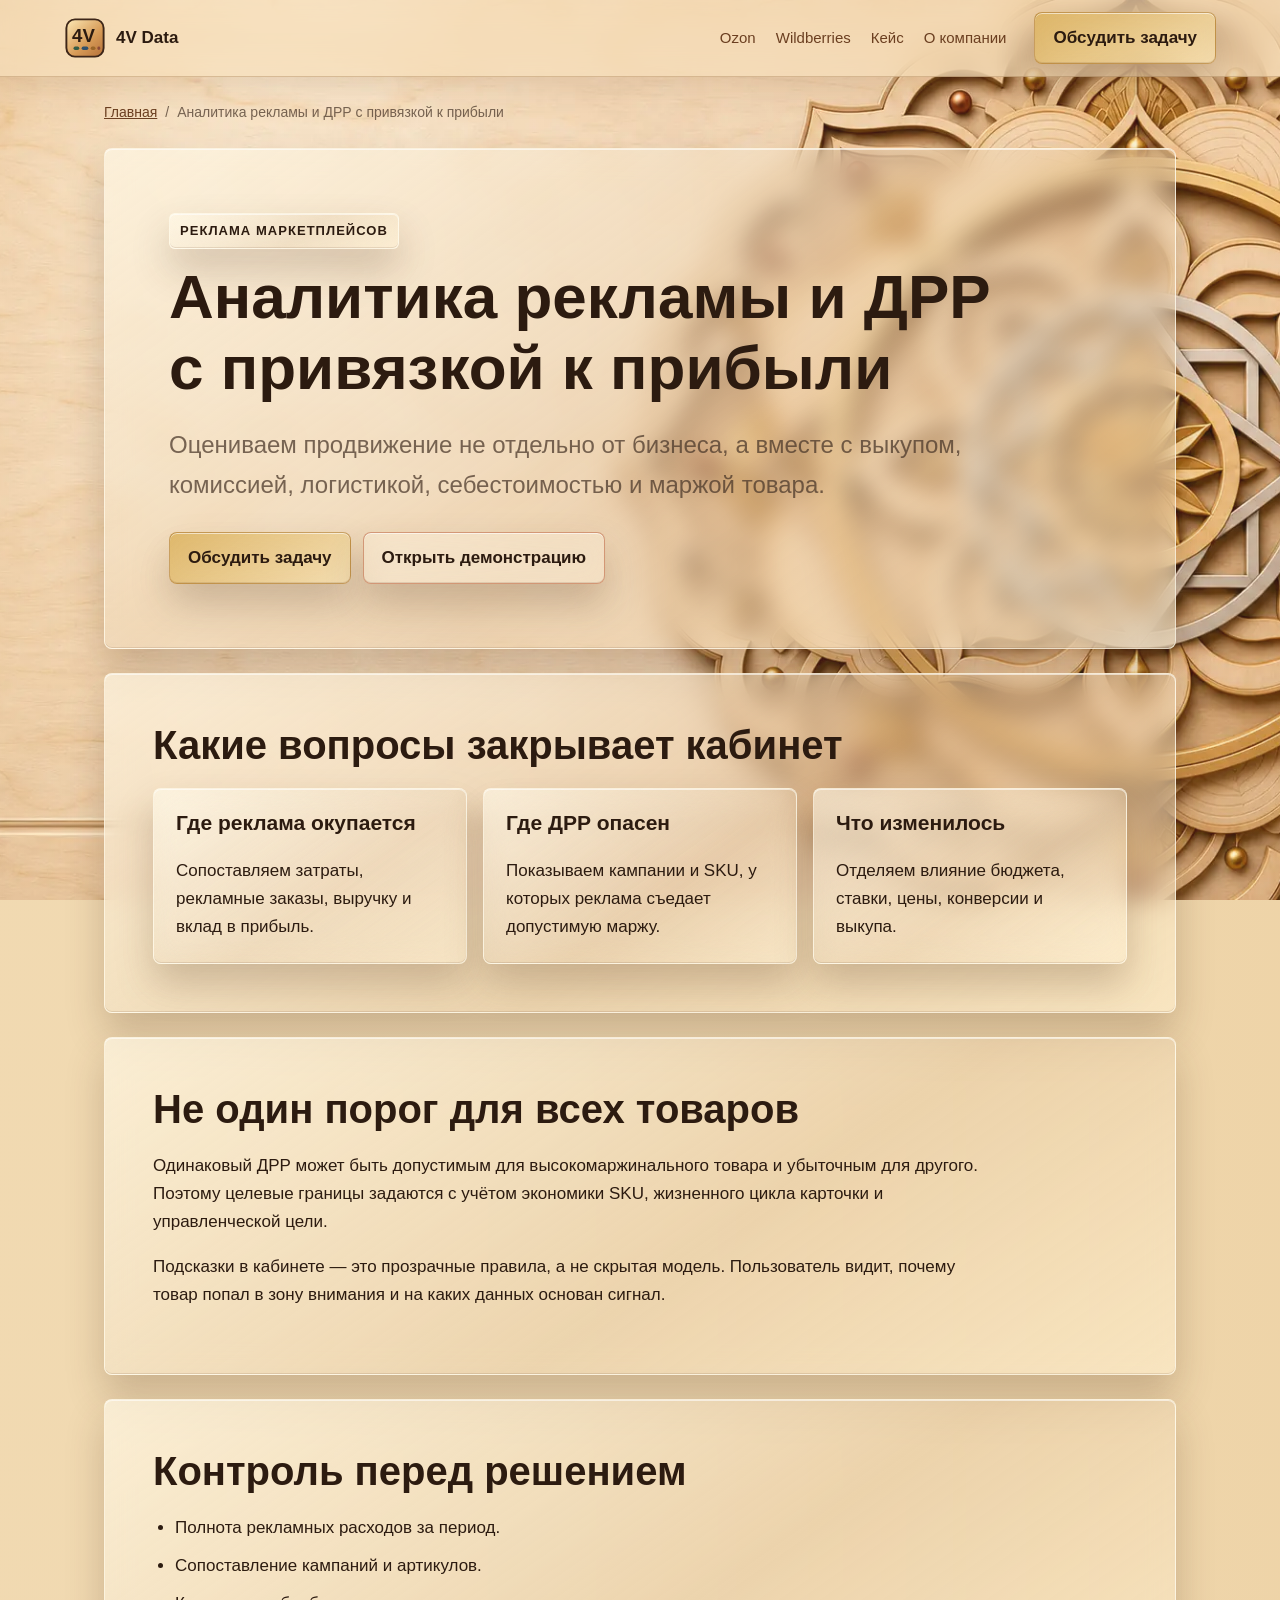
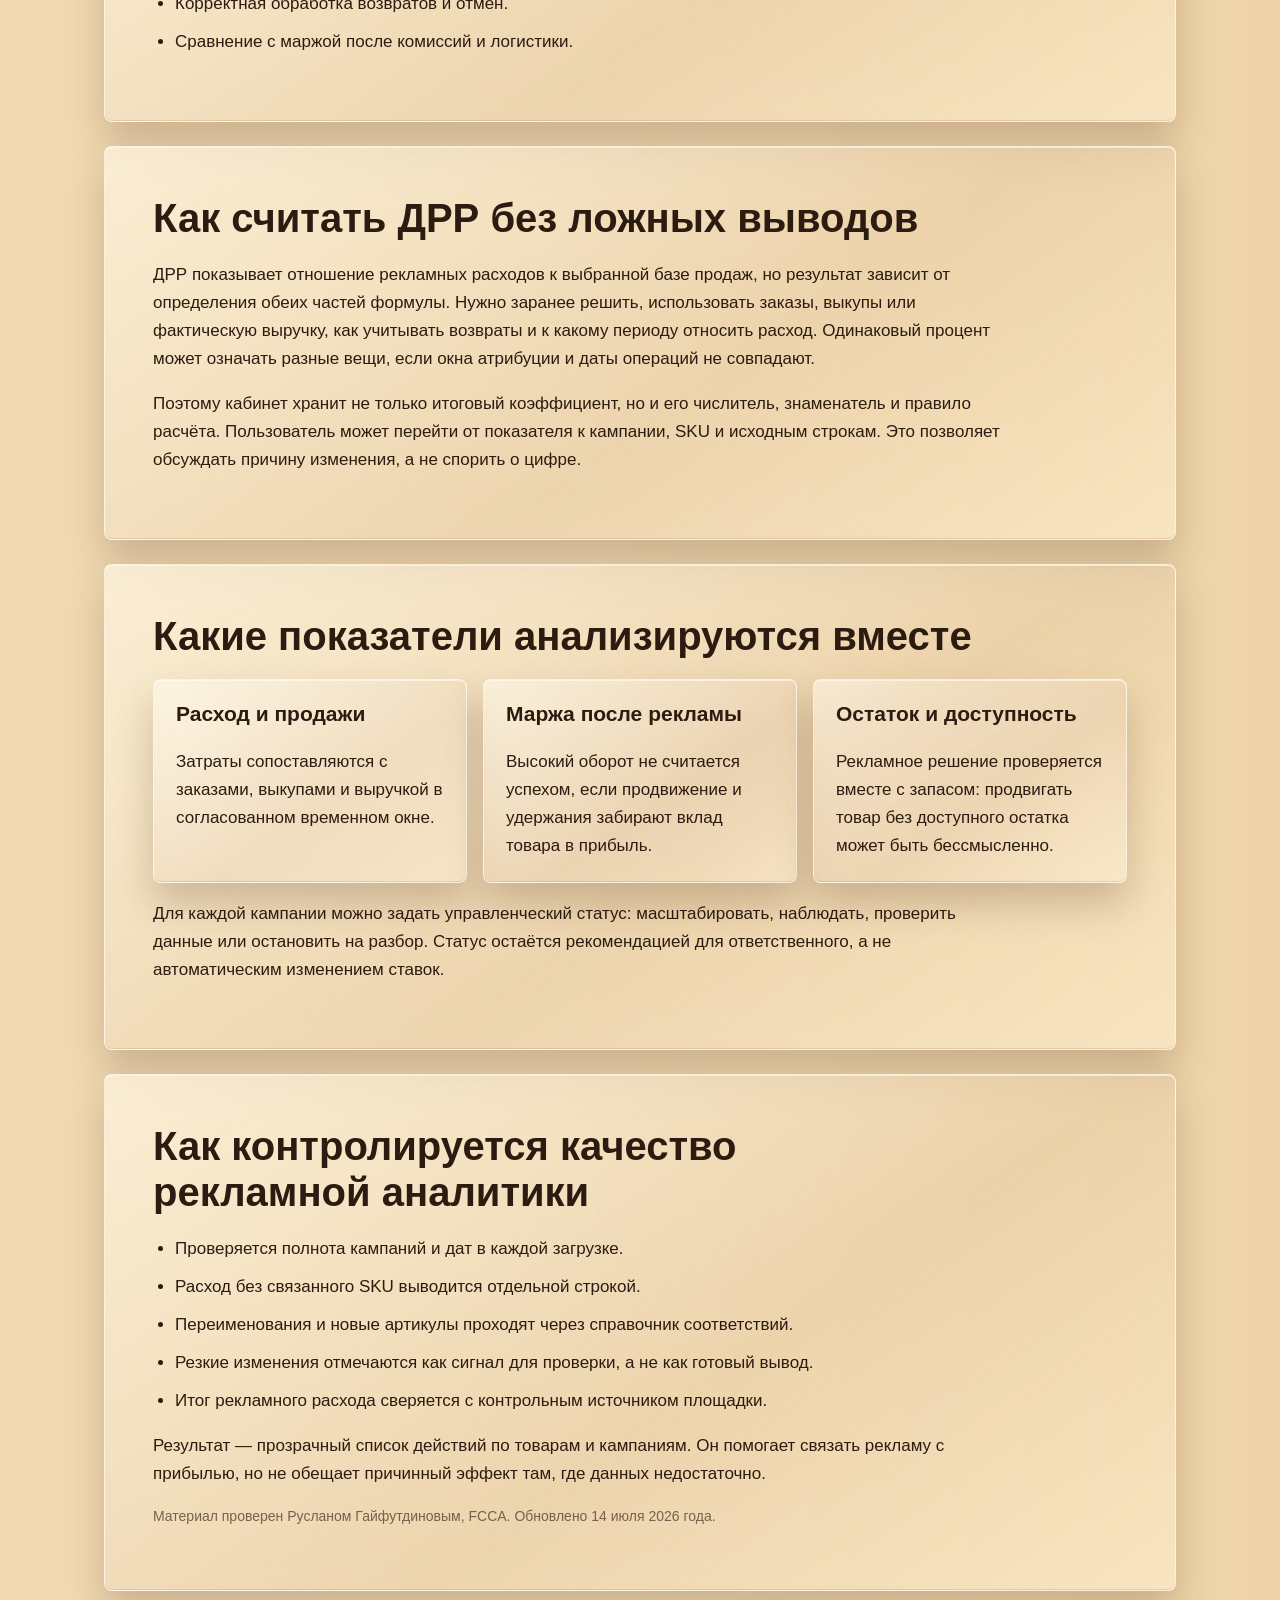
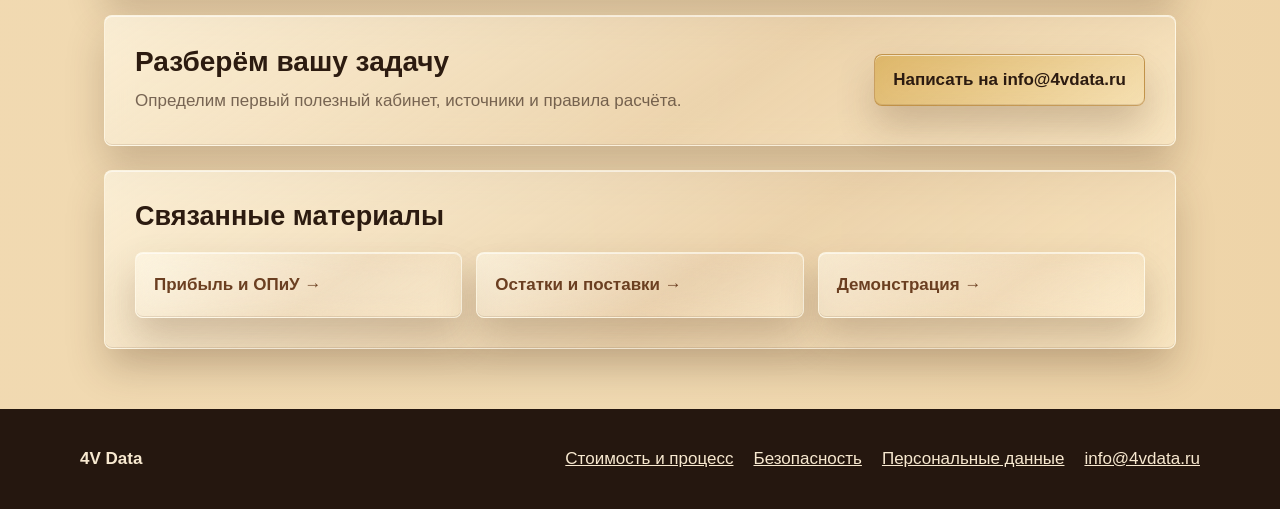
<file: analitika-reklamy-drr/index.html>
<!doctype html>
<html lang='ru'><head><meta charset='utf-8'><meta name='viewport' content='width=device-width,initial-scale=1'>
<title>Аналитика рекламы и ДРР маркетплейсов | 4V Data</title><meta name='description' content='Связываем рекламу маркетплейсов с выручкой, маржой и прибылью: ДРР по товарам, кампаниям и периодам.'><meta name='robots' content='index,follow'>
<link rel='canonical' href='https://4vdata.ru/analitika-reklamy-drr/'><meta property='og:type' content='website'><meta property='og:locale' content='ru_RU'><meta property='og:site_name' content='4V Data'><meta property='og:title' content='Аналитика рекламы и ДРР маркетплейсов | 4V Data'><meta property='og:description' content='Связываем рекламу маркетплейсов с выручкой, маржой и прибылью: ДРР по товарам, кампаниям и периодам.'><meta property='og:url' content='https://4vdata.ru/analitika-reklamy-drr/'><meta property='og:image' content='https://4vdata.ru/assets/og-4vdata.jpg'><meta name='twitter:card' content='summary_large_image'>
<link rel='icon' href='/assets/logo-mark.svg' type='image/svg+xml'><link rel='stylesheet' href='/assets/seo-pages.css?v=20260714-content2'><script type='application/ld+json'>{"@context":"https://schema.org","@graph":[{"@type":"BreadcrumbList","itemListElement":[{"@type":"ListItem","position":1,"name":"Главная","item":"https://4vdata.ru/"},{"@type":"ListItem","position":2,"name":"Аналитика рекламы и ДРР с привязкой к прибыли","item":"https://4vdata.ru/analitika-reklamy-drr/"}]},{"@type":"Service","name":"Аналитика рекламы и ДРР с привязкой к прибыли","description":"Связываем рекламу маркетплейсов с выручкой, маржой и прибылью: ДРР по товарам, кампаниям и периодам.","url":"https://4vdata.ru/analitika-reklamy-drr/","provider":{"@id":"https://4vdata.ru/#organization"},"areaServed":"RU","audience":{"@type":"BusinessAudience","audienceType":"Селлеры маркетплейсов"}}]}</script><!-- Yandex.Metrika counter --><script>(function(m,e,t,r,i,k,a){m[i]=m[i]||function(){(m[i].a=m[i].a||[]).push(arguments)};m[i].l=1*new Date();for(var j=0;j<document.scripts.length;j++){if(document.scripts[j].src===r)return}k=e.createElement(t),a=e.getElementsByTagName(t)[0],k.async=1,k.src=r,a.parentNode.insertBefore(k,a)})(window,document,'script','https://mc.yandex.ru/metrika/tag.js?id=110597182','ym');ym(110597182,'init',{ssr:true,webvisor:true,clickmap:true,accurateTrackBounce:true,trackLinks:true});</script><!-- /Yandex.Metrika counter --></head>
<body><a class='skip' href='#content'>К содержанию</a><noscript><div><img src='https://mc.yandex.ru/watch/110597182' style='position:absolute;left:-9999px' alt=''></div></noscript>
<header class='seo-header'><a class='seo-brand' href='/'><img src='/assets/logo-mark.svg' width='42' height='42' alt=''><span>4V Data</span></a><nav class='seo-nav' aria-label='Основная навигация'><a href='/analitika-ozon/'>Ozon</a><a href='/analitika-wildberries/'>Wildberries</a><a href='/keisy/individualnaya-analitika-sellera/'>Кейс</a><a href='/o-kompanii/'>О компании</a></nav><a class='seo-cta' href='/#contact' data-goal='cta_contact'>Обсудить задачу</a></header>
<nav class='breadcrumb' aria-label='Хлебные крошки'><ol><li><a href='/'>Главная</a></li><li aria-current='page'>Аналитика рекламы и ДРР с привязкой к прибыли</li></ol></nav>
<main class='page' id='content'><section class='page-hero'><p class='eyebrow'>Реклама маркетплейсов</p><h1>Аналитика рекламы и ДРР с привязкой к прибыли</h1><p class='lead'>Оцениваем продвижение не отдельно от бизнеса, а вместе с выкупом, комиссией, логистикой, себестоимостью и маржой товара.</p><div class='hero-actions'><a class='button' href='/#contact' data-goal='cta_contact'>Обсудить задачу</a><a class='button secondary' href='/ozon-seller-dashboard-demo.html' data-goal='open_demo'>Открыть демонстрацию</a></div></section><section class='content-section'><h2>Какие вопросы закрывает кабинет</h2><div class='grid'><article class='card'><h3>Где реклама окупается</h3><p>Сопоставляем затраты, рекламные заказы, выручку и вклад в прибыль.</p></article><article class='card'><h3>Где ДРР опасен</h3><p>Показываем кампании и SKU, у которых реклама съедает допустимую маржу.</p></article><article class='card'><h3>Что изменилось</h3><p>Отделяем влияние бюджета, ставки, цены, конверсии и выкупа.</p></article></div></section><section class='content-section'><h2>Не один порог для всех товаров</h2><p>Одинаковый ДРР может быть допустимым для высокомаржинального товара и убыточным для другого. Поэтому целевые границы задаются с учётом экономики SKU, жизненного цикла карточки и управленческой цели.</p><p>Подсказки в кабинете — это прозрачные правила, а не скрытая модель. Пользователь видит, почему товар попал в зону внимания и на каких данных основан сигнал.</p></section><section class='content-section'><h2>Контроль перед решением</h2><ul class='checklist'><li>Полнота рекламных расходов за период.</li><li>Сопоставление кампаний и артикулов.</li><li>Корректная обработка возвратов и отмен.</li><li>Сравнение с маржой после комиссий и логистики.</li></ul></section><section class='content-section' data-expanded='20260714'><h2>Как считать ДРР без ложных выводов</h2><p>ДРР показывает отношение рекламных расходов к выбранной базе продаж, но результат зависит от определения обеих частей формулы. Нужно заранее решить, использовать заказы, выкупы или фактическую выручку, как учитывать возвраты и к какому периоду относить расход. Одинаковый процент может означать разные вещи, если окна атрибуции и даты операций не совпадают.</p><p>Поэтому кабинет хранит не только итоговый коэффициент, но и его числитель, знаменатель и правило расчёта. Пользователь может перейти от показателя к кампании, SKU и исходным строкам. Это позволяет обсуждать причину изменения, а не спорить о цифре.</p></section><section class='content-section'><h2>Какие показатели анализируются вместе</h2><div class='grid'><article class='card'><h3>Расход и продажи</h3><p>Затраты сопоставляются с заказами, выкупами и выручкой в согласованном временном окне.</p></article><article class='card'><h3>Маржа после рекламы</h3><p>Высокий оборот не считается успехом, если продвижение и удержания забирают вклад товара в прибыль.</p></article><article class='card'><h3>Остаток и доступность</h3><p>Рекламное решение проверяется вместе с запасом: продвигать товар без доступного остатка может быть бессмысленно.</p></article></div><p>Для каждой кампании можно задать управленческий статус: масштабировать, наблюдать, проверить данные или остановить на разбор. Статус остаётся рекомендацией для ответственного, а не автоматическим изменением ставок.</p></section><section class='content-section'><h2>Как контролируется качество рекламной аналитики</h2><ul class='checklist'><li>Проверяется полнота кампаний и дат в каждой загрузке.</li><li>Расход без связанного SKU выводится отдельной строкой.</li><li>Переименования и новые артикулы проходят через справочник соответствий.</li><li>Резкие изменения отмечаются как сигнал для проверки, а не как готовый вывод.</li><li>Итог рекламного расхода сверяется с контрольным источником площадки.</li></ul><p>Результат — прозрачный список действий по товарам и кампаниям. Он помогает связать рекламу с прибылью, но не обещает причинный эффект там, где данных недостаточно.</p><p class='source-note'>Материал проверен Русланом Гайфутдиновым, FCCA. Обновлено 14 июля 2026 года.</p></section><section class='page-cta'><div><h2>Разберём вашу задачу</h2><p>Определим первый полезный кабинет, источники и правила расчёта.</p></div><a class='button' href='mailto:info@4vdata.ru?subject=Аналитика%20селлера'>Написать на info@4vdata.ru</a></section><section class='related'><h2>Связанные материалы</h2><div class='related-grid'><a href='/pribyl-i-opiu-sellera/'>Прибыль и ОПиУ<span aria-hidden='true'> →</span></a><a href='/ostatki-i-postavki/'>Остатки и поставки<span aria-hidden='true'> →</span></a><a href='/ozon-seller-dashboard-demo.html'>Демонстрация<span aria-hidden='true'> →</span></a></div></section></main>
<footer class='seo-footer'><div class='seo-footer-inner'><strong>4V Data</strong><a href='/stoimost-i-process/'>Стоимость и процесс</a><a href='/bezopasnost-dannyh/'>Безопасность</a><a href='/privacy/'>Персональные данные</a><a href='mailto:info@4vdata.ru'>info@4vdata.ru</a></div></footer><script src='/assets/site.js?v=20260714' defer></script></body></html>
</file>
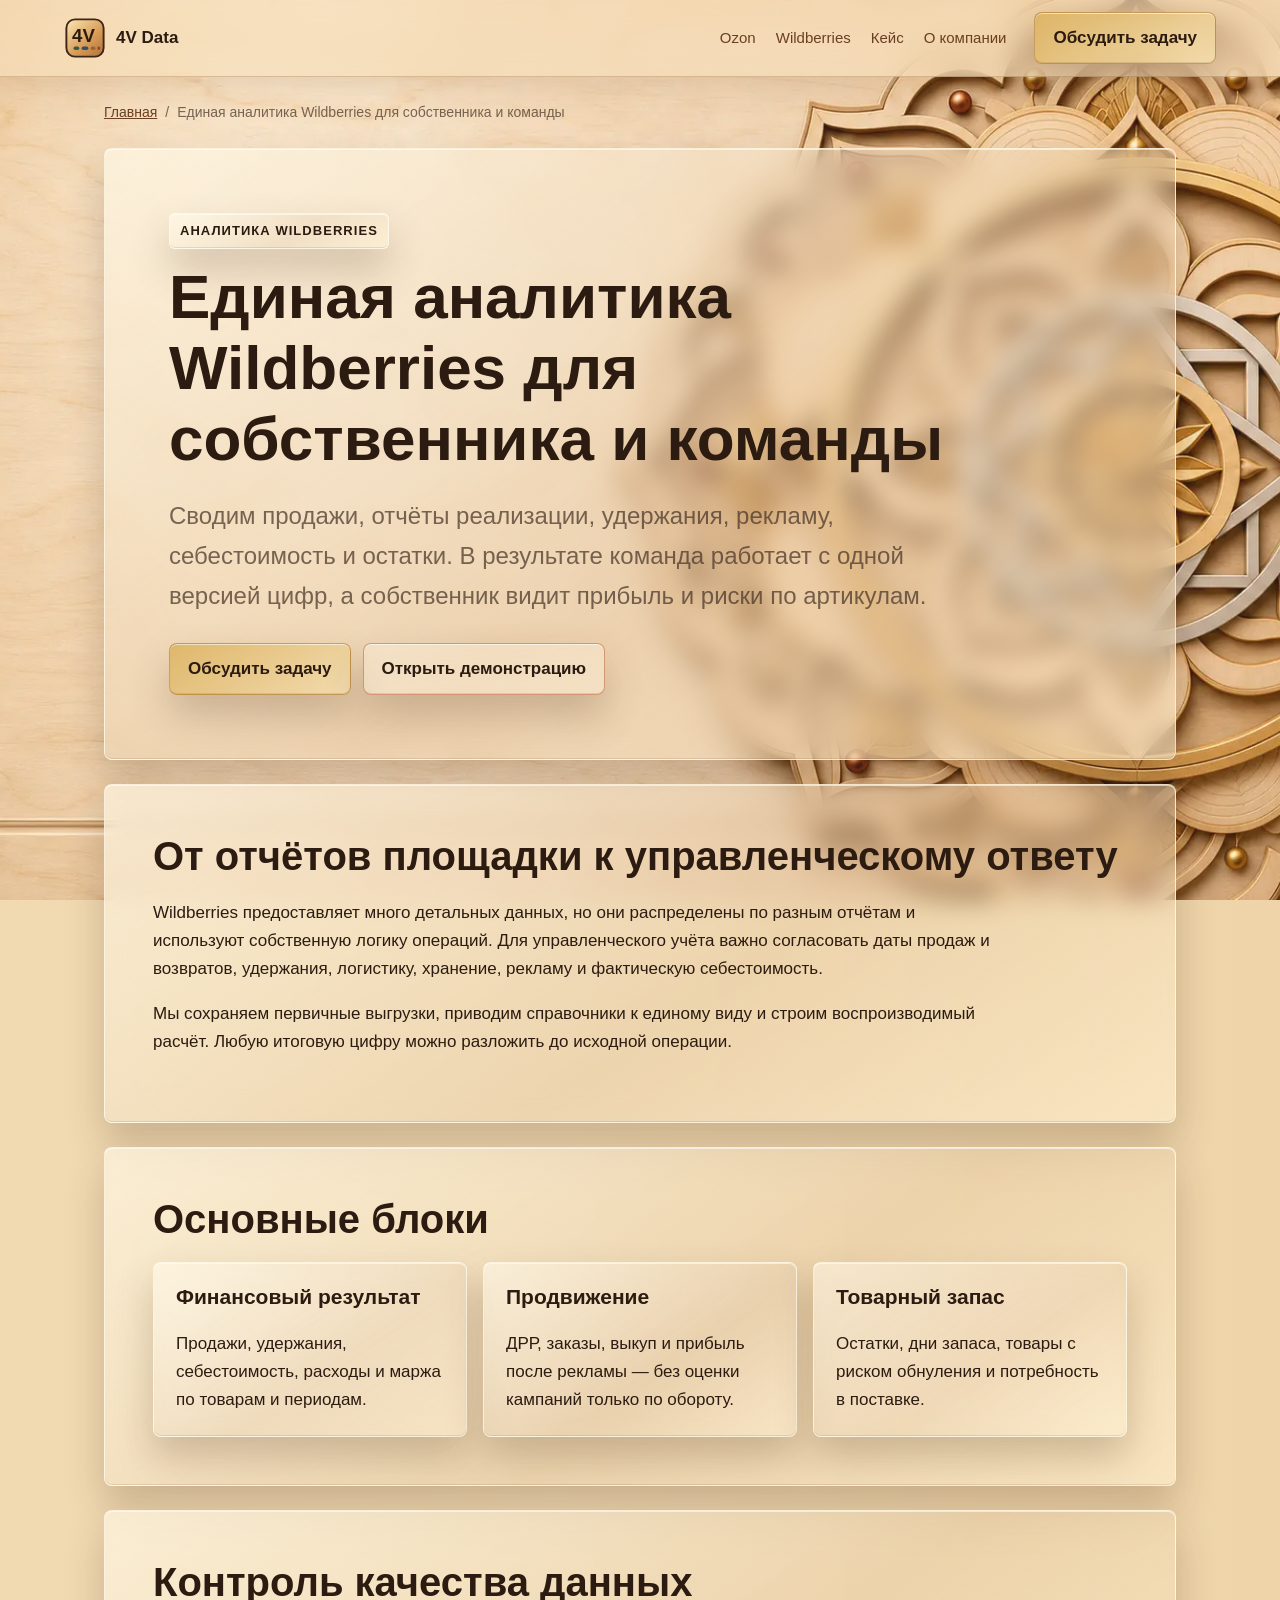
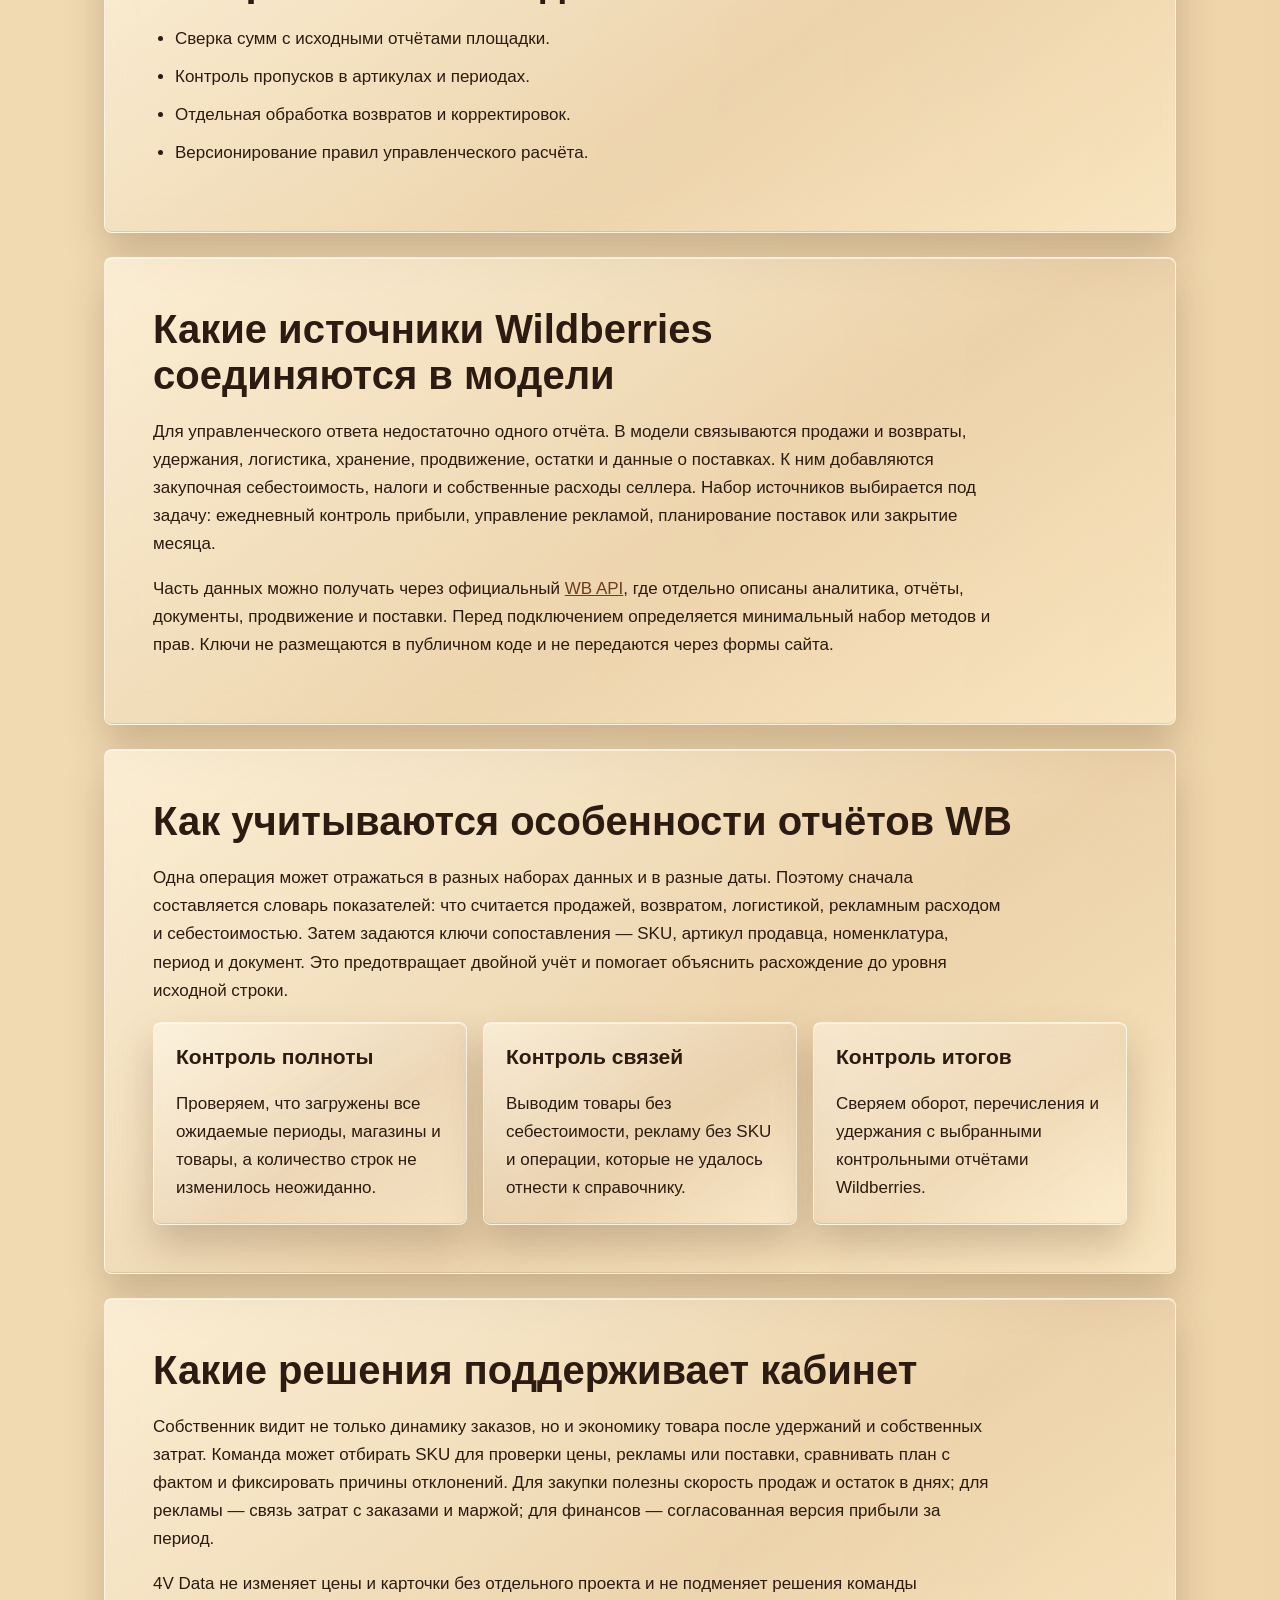
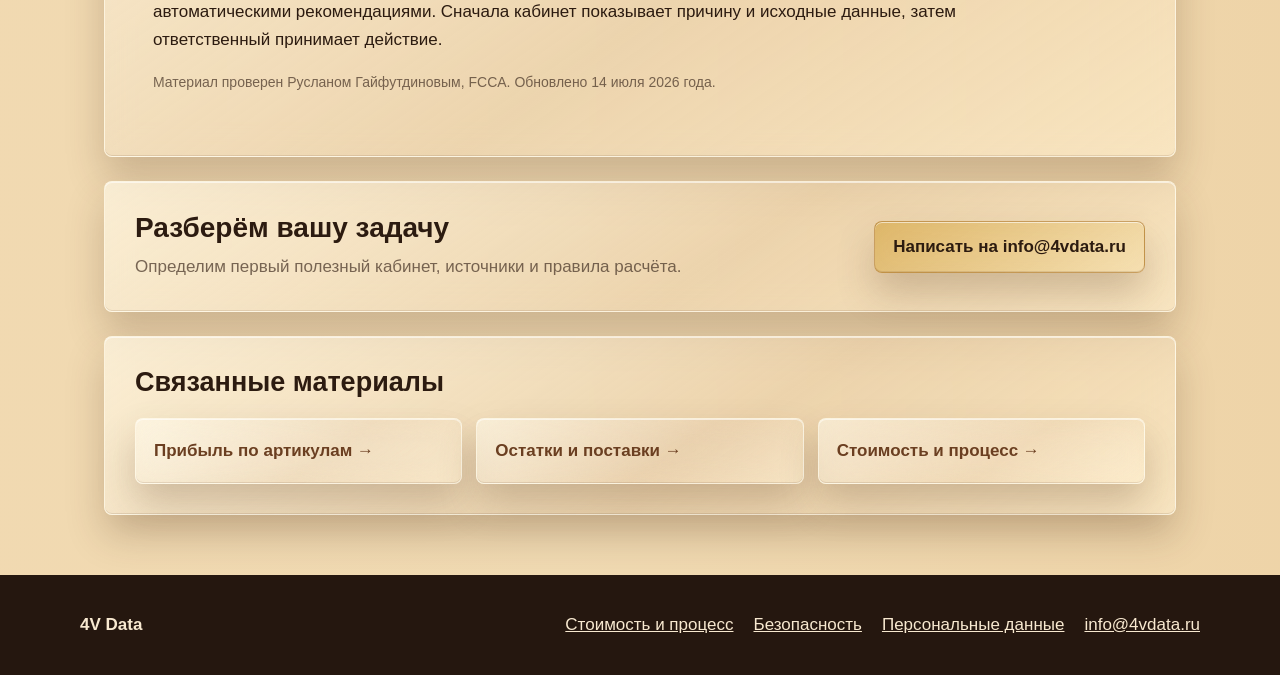
<file: analitika-wildberries/index.html>
<!doctype html>
<html lang='ru'><head><meta charset='utf-8'><meta name='viewport' content='width=device-width,initial-scale=1'>
<title>Аналитика Wildberries для селлера | 4V Data</title><meta name='description' content='Аналитика Wildberries под вашу экономику: отчёты реализации, удержания, реклама, прибыль по артикулам и остатки.'><meta name='robots' content='index,follow'>
<link rel='canonical' href='https://4vdata.ru/analitika-wildberries/'><meta property='og:type' content='website'><meta property='og:locale' content='ru_RU'><meta property='og:site_name' content='4V Data'><meta property='og:title' content='Аналитика Wildberries для селлера | 4V Data'><meta property='og:description' content='Аналитика Wildberries под вашу экономику: отчёты реализации, удержания, реклама, прибыль по артикулам и остатки.'><meta property='og:url' content='https://4vdata.ru/analitika-wildberries/'><meta property='og:image' content='https://4vdata.ru/assets/og-4vdata.jpg'><meta name='twitter:card' content='summary_large_image'>
<link rel='icon' href='/assets/logo-mark.svg' type='image/svg+xml'><link rel='stylesheet' href='/assets/seo-pages.css?v=20260714-content2'><script type='application/ld+json'>{"@context":"https://schema.org","@graph":[{"@type":"BreadcrumbList","itemListElement":[{"@type":"ListItem","position":1,"name":"Главная","item":"https://4vdata.ru/"},{"@type":"ListItem","position":2,"name":"Единая аналитика Wildberries для собственника и команды","item":"https://4vdata.ru/analitika-wildberries/"}]},{"@type":"Service","name":"Единая аналитика Wildberries для собственника и команды","description":"Аналитика Wildberries под вашу экономику: отчёты реализации, удержания, реклама, прибыль по артикулам и остатки.","url":"https://4vdata.ru/analitika-wildberries/","provider":{"@id":"https://4vdata.ru/#organization"},"areaServed":"RU","audience":{"@type":"BusinessAudience","audienceType":"Селлеры маркетплейсов"}}]}</script><!-- Yandex.Metrika counter --><script>(function(m,e,t,r,i,k,a){m[i]=m[i]||function(){(m[i].a=m[i].a||[]).push(arguments)};m[i].l=1*new Date();for(var j=0;j<document.scripts.length;j++){if(document.scripts[j].src===r)return}k=e.createElement(t),a=e.getElementsByTagName(t)[0],k.async=1,k.src=r,a.parentNode.insertBefore(k,a)})(window,document,'script','https://mc.yandex.ru/metrika/tag.js?id=110597182','ym');ym(110597182,'init',{ssr:true,webvisor:true,clickmap:true,accurateTrackBounce:true,trackLinks:true});</script><!-- /Yandex.Metrika counter --></head>
<body><a class='skip' href='#content'>К содержанию</a><noscript><div><img src='https://mc.yandex.ru/watch/110597182' style='position:absolute;left:-9999px' alt=''></div></noscript>
<header class='seo-header'><a class='seo-brand' href='/'><img src='/assets/logo-mark.svg' width='42' height='42' alt=''><span>4V Data</span></a><nav class='seo-nav' aria-label='Основная навигация'><a href='/analitika-ozon/'>Ozon</a><a href='/analitika-wildberries/'>Wildberries</a><a href='/keisy/individualnaya-analitika-sellera/'>Кейс</a><a href='/o-kompanii/'>О компании</a></nav><a class='seo-cta' href='/#contact' data-goal='cta_contact'>Обсудить задачу</a></header>
<nav class='breadcrumb' aria-label='Хлебные крошки'><ol><li><a href='/'>Главная</a></li><li aria-current='page'>Единая аналитика Wildberries для собственника и команды</li></ol></nav>
<main class='page' id='content'><section class='page-hero'><p class='eyebrow'>Аналитика Wildberries</p><h1>Единая аналитика Wildberries для собственника и команды</h1><p class='lead'>Сводим продажи, отчёты реализации, удержания, рекламу, себестоимость и остатки. В результате команда работает с одной версией цифр, а собственник видит прибыль и риски по артикулам.</p><div class='hero-actions'><a class='button' href='/#contact' data-goal='cta_contact'>Обсудить задачу</a><a class='button secondary' href='/ozon-seller-dashboard-demo.html' data-goal='open_demo'>Открыть демонстрацию</a></div></section><section class='content-section'><h2>От отчётов площадки к управленческому ответу</h2><p>Wildberries предоставляет много детальных данных, но они распределены по разным отчётам и используют собственную логику операций. Для управленческого учёта важно согласовать даты продаж и возвратов, удержания, логистику, хранение, рекламу и фактическую себестоимость.</p><p>Мы сохраняем первичные выгрузки, приводим справочники к единому виду и строим воспроизводимый расчёт. Любую итоговую цифру можно разложить до исходной операции.</p></section><section class='content-section'><h2>Основные блоки</h2><div class='grid'><article class='card'><h3>Финансовый результат</h3><p>Продажи, удержания, себестоимость, расходы и маржа по товарам и периодам.</p></article><article class='card'><h3>Продвижение</h3><p>ДРР, заказы, выкуп и прибыль после рекламы — без оценки кампаний только по обороту.</p></article><article class='card'><h3>Товарный запас</h3><p>Остатки, дни запаса, товары с риском обнуления и потребность в поставке.</p></article></div></section><section class='content-section'><h2>Контроль качества данных</h2><ul class='checklist'><li>Сверка сумм с исходными отчётами площадки.</li><li>Контроль пропусков в артикулах и периодах.</li><li>Отдельная обработка возвратов и корректировок.</li><li>Версионирование правил управленческого расчёта.</li></ul></section><section class='content-section' data-expanded='20260714'><h2>Какие источники Wildberries соединяются в модели</h2><p>Для управленческого ответа недостаточно одного отчёта. В модели связываются продажи и возвраты, удержания, логистика, хранение, продвижение, остатки и данные о поставках. К ним добавляются закупочная себестоимость, налоги и собственные расходы селлера. Набор источников выбирается под задачу: ежедневный контроль прибыли, управление рекламой, планирование поставок или закрытие месяца.</p><p>Часть данных можно получать через официальный <a href='https://dev.wildberries.ru/' rel='noopener'>WB API</a>, где отдельно описаны аналитика, отчёты, документы, продвижение и поставки. Перед подключением определяется минимальный набор методов и прав. Ключи не размещаются в публичном коде и не передаются через формы сайта.</p></section><section class='content-section'><h2>Как учитываются особенности отчётов WB</h2><p>Одна операция может отражаться в разных наборах данных и в разные даты. Поэтому сначала составляется словарь показателей: что считается продажей, возвратом, логистикой, рекламным расходом и себестоимостью. Затем задаются ключи сопоставления — SKU, артикул продавца, номенклатура, период и документ. Это предотвращает двойной учёт и помогает объяснить расхождение до уровня исходной строки.</p><div class='grid'><article class='card'><h3>Контроль полноты</h3><p>Проверяем, что загружены все ожидаемые периоды, магазины и товары, а количество строк не изменилось неожиданно.</p></article><article class='card'><h3>Контроль связей</h3><p>Выводим товары без себестоимости, рекламу без SKU и операции, которые не удалось отнести к справочнику.</p></article><article class='card'><h3>Контроль итогов</h3><p>Сверяем оборот, перечисления и удержания с выбранными контрольными отчётами Wildberries.</p></article></div></section><section class='content-section'><h2>Какие решения поддерживает кабинет</h2><p>Собственник видит не только динамику заказов, но и экономику товара после удержаний и собственных затрат. Команда может отбирать SKU для проверки цены, рекламы или поставки, сравнивать план с фактом и фиксировать причины отклонений. Для закупки полезны скорость продаж и остаток в днях; для рекламы — связь затрат с заказами и маржой; для финансов — согласованная версия прибыли за период.</p><p>4V Data не изменяет цены и карточки без отдельного проекта и не подменяет решения команды автоматическими рекомендациями. Сначала кабинет показывает причину и исходные данные, затем ответственный принимает действие.</p><p class='source-note'>Материал проверен Русланом Гайфутдиновым, FCCA. Обновлено 14 июля 2026 года.</p></section><section class='page-cta'><div><h2>Разберём вашу задачу</h2><p>Определим первый полезный кабинет, источники и правила расчёта.</p></div><a class='button' href='mailto:info@4vdata.ru?subject=Аналитика%20селлера'>Написать на info@4vdata.ru</a></section><section class='related'><h2>Связанные материалы</h2><div class='related-grid'><a href='/pribyl-i-opiu-sellera/'>Прибыль по артикулам<span aria-hidden='true'> →</span></a><a href='/ostatki-i-postavki/'>Остатки и поставки<span aria-hidden='true'> →</span></a><a href='/stoimost-i-process/'>Стоимость и процесс<span aria-hidden='true'> →</span></a></div></section></main>
<footer class='seo-footer'><div class='seo-footer-inner'><strong>4V Data</strong><a href='/stoimost-i-process/'>Стоимость и процесс</a><a href='/bezopasnost-dannyh/'>Безопасность</a><a href='/privacy/'>Персональные данные</a><a href='mailto:info@4vdata.ru'>info@4vdata.ru</a></div></footer><script src='/assets/site.js?v=20260714' defer></script></body></html>
</file>
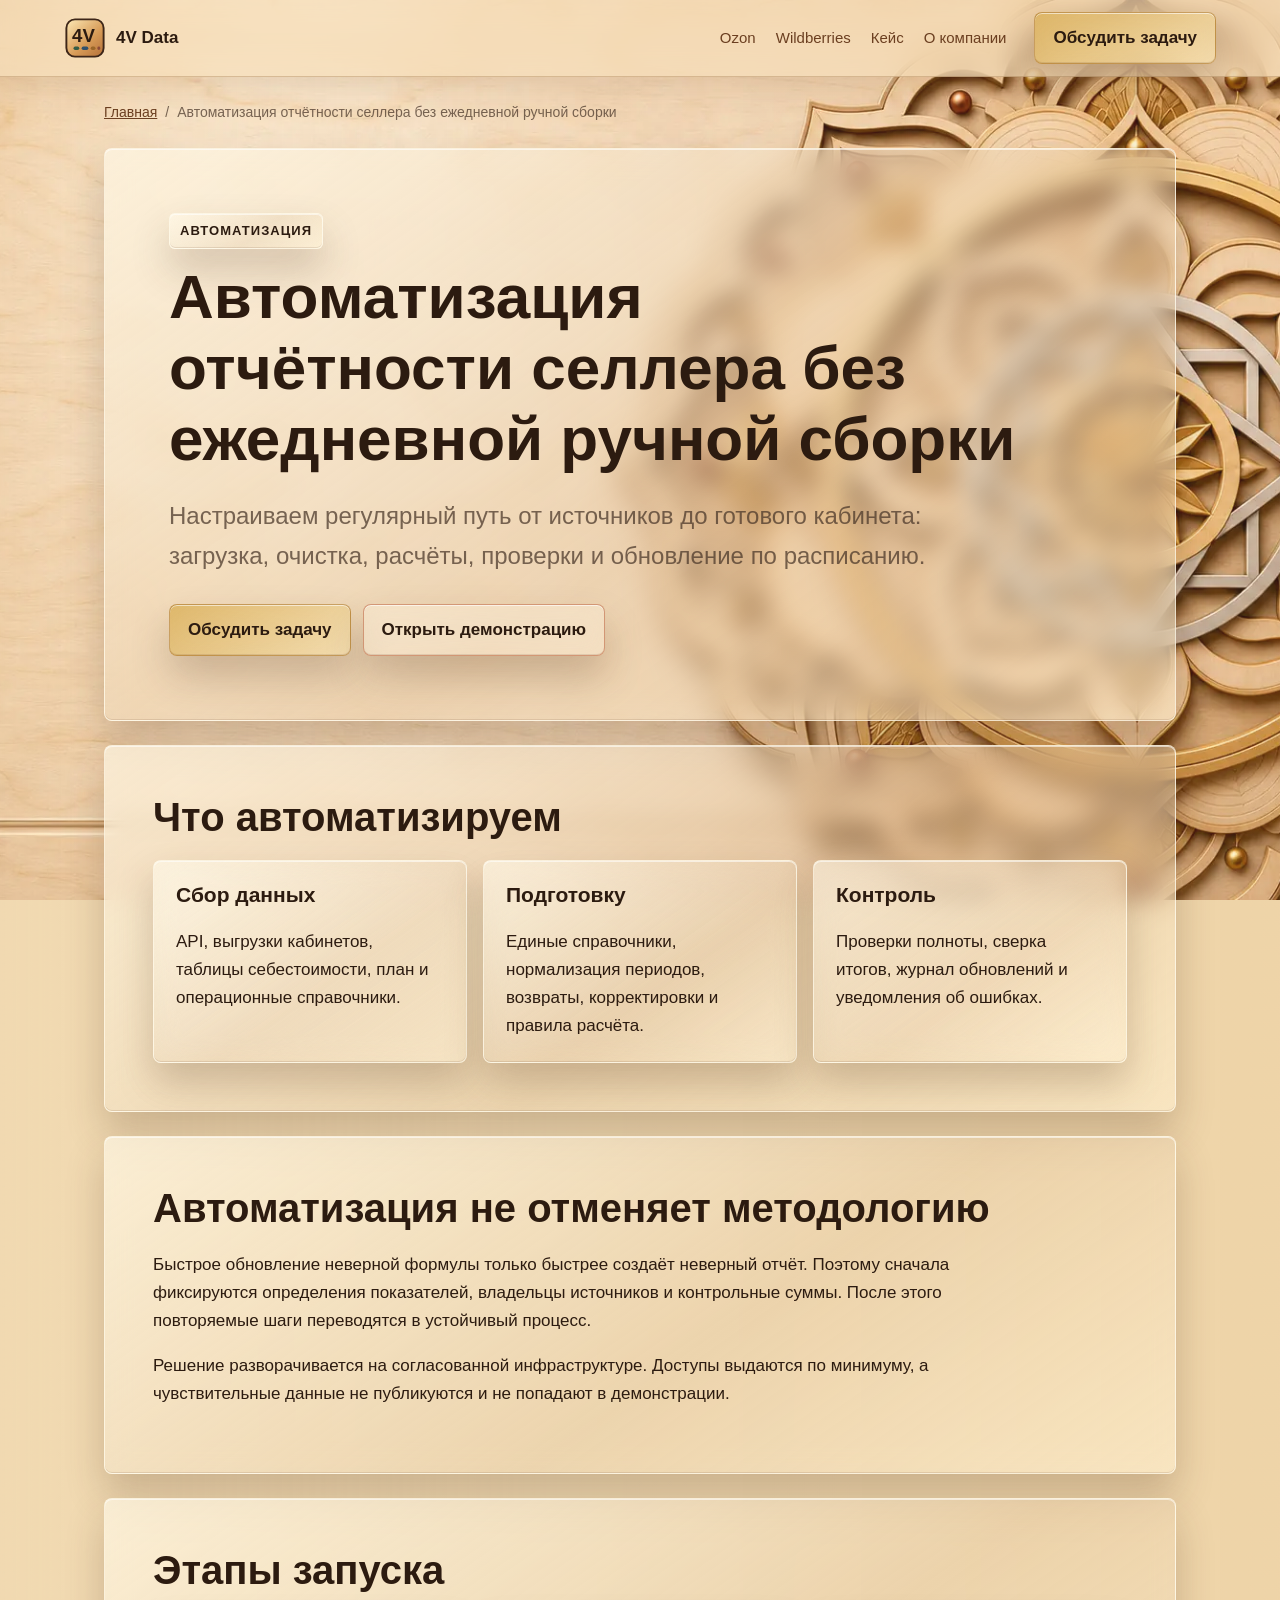
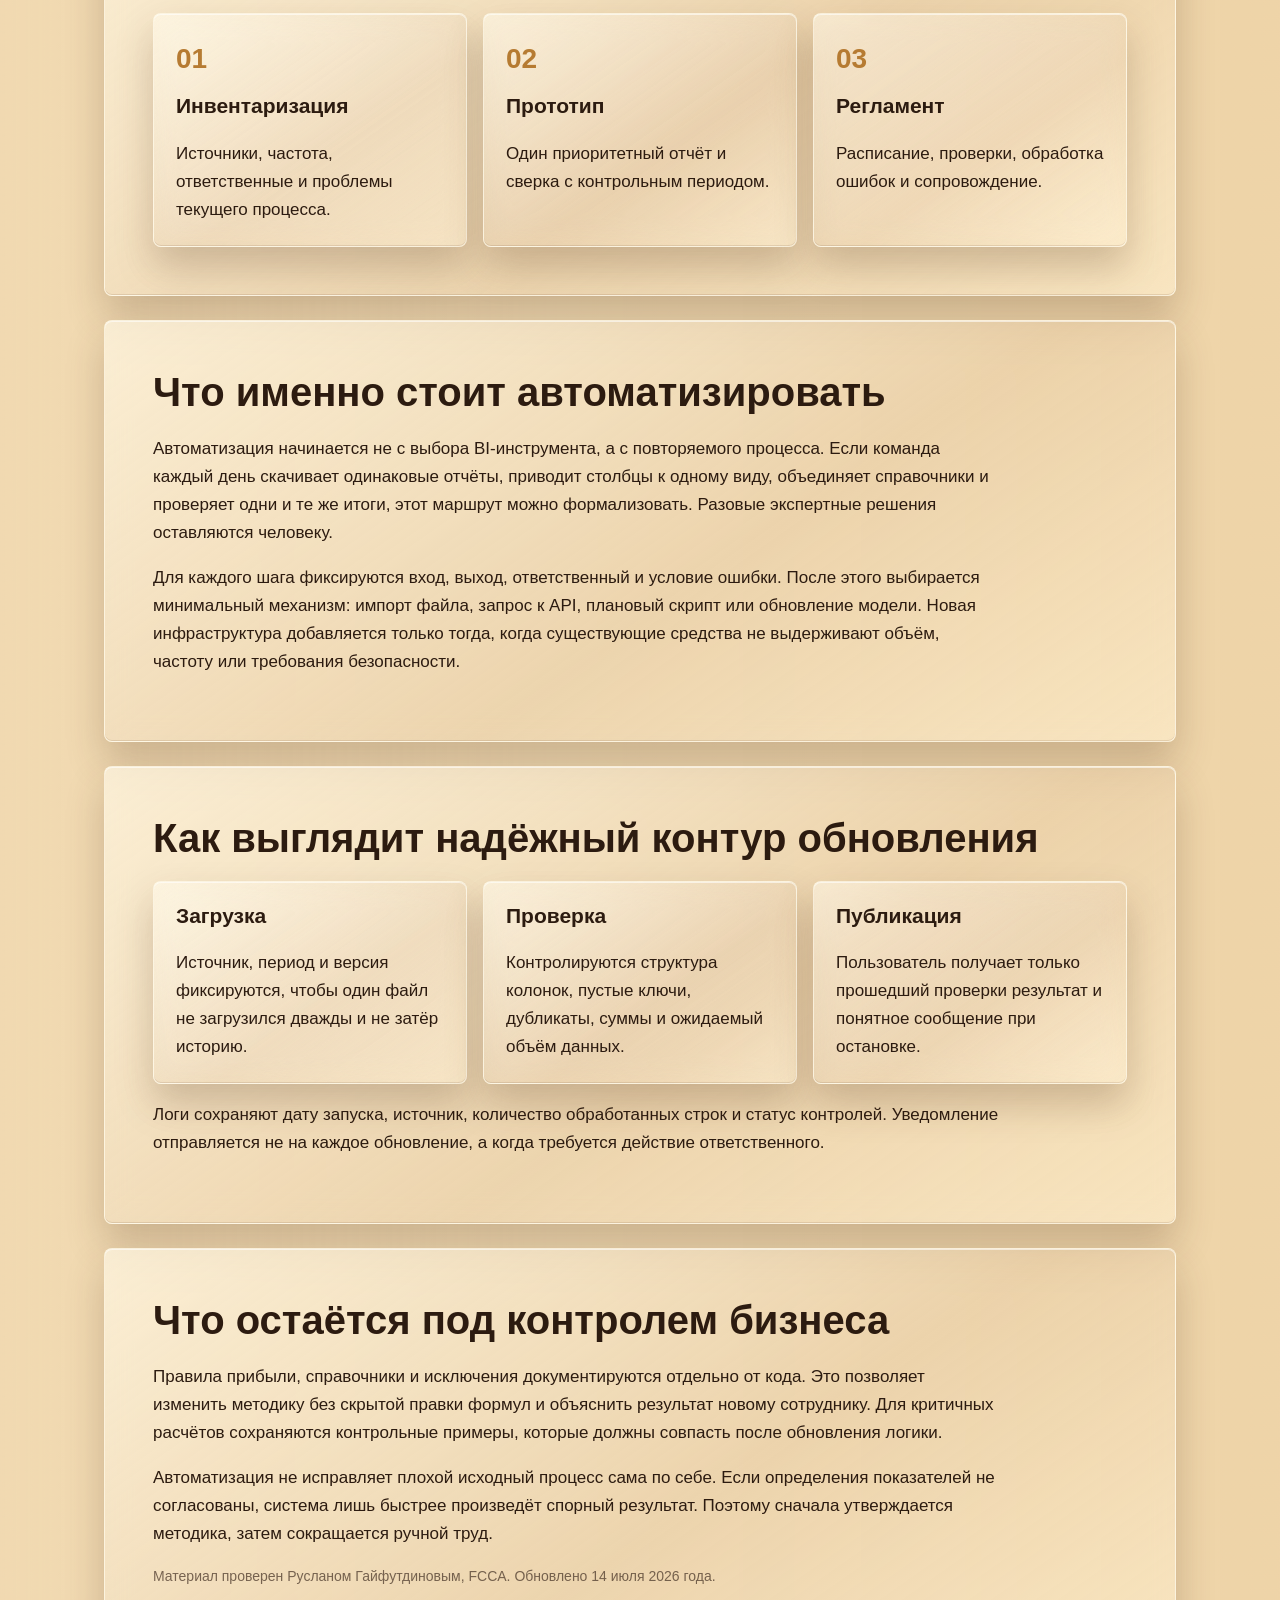
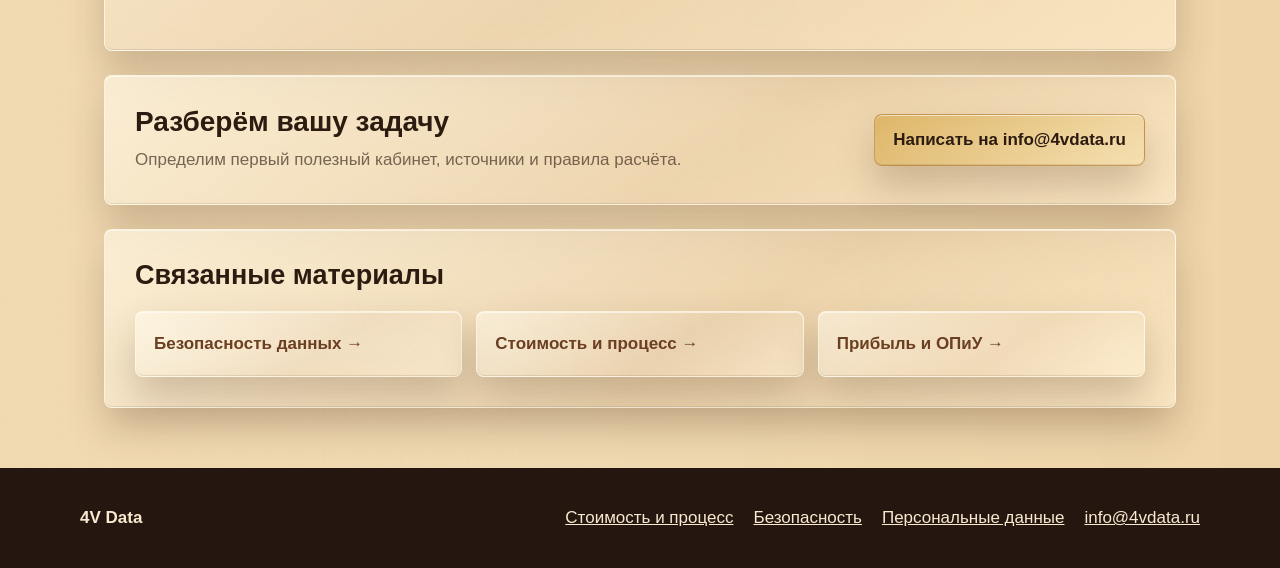
<file: avtomatizaciya-otchetnosti/index.html>
<!doctype html>
<html lang='ru'><head><meta charset='utf-8'><meta name='viewport' content='width=device-width,initial-scale=1'>
<title>Автоматизация отчётности маркетплейсов | 4V Data</title><meta name='description' content='Автоматизируем сбор, проверку и обновление управленческой отчётности селлера Ozon и Wildberries.'><meta name='robots' content='index,follow'>
<link rel='canonical' href='https://4vdata.ru/avtomatizaciya-otchetnosti/'><meta property='og:type' content='website'><meta property='og:locale' content='ru_RU'><meta property='og:site_name' content='4V Data'><meta property='og:title' content='Автоматизация отчётности маркетплейсов | 4V Data'><meta property='og:description' content='Автоматизируем сбор, проверку и обновление управленческой отчётности селлера Ozon и Wildberries.'><meta property='og:url' content='https://4vdata.ru/avtomatizaciya-otchetnosti/'><meta property='og:image' content='https://4vdata.ru/assets/og-4vdata.jpg'><meta name='twitter:card' content='summary_large_image'>
<link rel='icon' href='/assets/logo-mark.svg' type='image/svg+xml'><link rel='stylesheet' href='/assets/seo-pages.css?v=20260714-content2'><script type='application/ld+json'>{"@context":"https://schema.org","@graph":[{"@type":"BreadcrumbList","itemListElement":[{"@type":"ListItem","position":1,"name":"Главная","item":"https://4vdata.ru/"},{"@type":"ListItem","position":2,"name":"Автоматизация отчётности селлера без ежедневной ручной сборки","item":"https://4vdata.ru/avtomatizaciya-otchetnosti/"}]},{"@type":"Service","name":"Автоматизация отчётности селлера без ежедневной ручной сборки","description":"Автоматизируем сбор, проверку и обновление управленческой отчётности селлера Ozon и Wildberries.","url":"https://4vdata.ru/avtomatizaciya-otchetnosti/","provider":{"@id":"https://4vdata.ru/#organization"},"areaServed":"RU","audience":{"@type":"BusinessAudience","audienceType":"Селлеры маркетплейсов"}}]}</script><!-- Yandex.Metrika counter --><script>(function(m,e,t,r,i,k,a){m[i]=m[i]||function(){(m[i].a=m[i].a||[]).push(arguments)};m[i].l=1*new Date();for(var j=0;j<document.scripts.length;j++){if(document.scripts[j].src===r)return}k=e.createElement(t),a=e.getElementsByTagName(t)[0],k.async=1,k.src=r,a.parentNode.insertBefore(k,a)})(window,document,'script','https://mc.yandex.ru/metrika/tag.js?id=110597182','ym');ym(110597182,'init',{ssr:true,webvisor:true,clickmap:true,accurateTrackBounce:true,trackLinks:true});</script><!-- /Yandex.Metrika counter --></head>
<body><a class='skip' href='#content'>К содержанию</a><noscript><div><img src='https://mc.yandex.ru/watch/110597182' style='position:absolute;left:-9999px' alt=''></div></noscript>
<header class='seo-header'><a class='seo-brand' href='/'><img src='/assets/logo-mark.svg' width='42' height='42' alt=''><span>4V Data</span></a><nav class='seo-nav' aria-label='Основная навигация'><a href='/analitika-ozon/'>Ozon</a><a href='/analitika-wildberries/'>Wildberries</a><a href='/keisy/individualnaya-analitika-sellera/'>Кейс</a><a href='/o-kompanii/'>О компании</a></nav><a class='seo-cta' href='/#contact' data-goal='cta_contact'>Обсудить задачу</a></header>
<nav class='breadcrumb' aria-label='Хлебные крошки'><ol><li><a href='/'>Главная</a></li><li aria-current='page'>Автоматизация отчётности селлера без ежедневной ручной сборки</li></ol></nav>
<main class='page' id='content'><section class='page-hero'><p class='eyebrow'>Автоматизация</p><h1>Автоматизация отчётности селлера без ежедневной ручной сборки</h1><p class='lead'>Настраиваем регулярный путь от источников до готового кабинета: загрузка, очистка, расчёты, проверки и обновление по расписанию.</p><div class='hero-actions'><a class='button' href='/#contact' data-goal='cta_contact'>Обсудить задачу</a><a class='button secondary' href='/ozon-seller-dashboard-demo.html' data-goal='open_demo'>Открыть демонстрацию</a></div></section><section class='content-section'><h2>Что автоматизируем</h2><div class='grid'><article class='card'><h3>Сбор данных</h3><p>API, выгрузки кабинетов, таблицы себестоимости, план и операционные справочники.</p></article><article class='card'><h3>Подготовку</h3><p>Единые справочники, нормализация периодов, возвраты, корректировки и правила расчёта.</p></article><article class='card'><h3>Контроль</h3><p>Проверки полноты, сверка итогов, журнал обновлений и уведомления об ошибках.</p></article></div></section><section class='content-section'><h2>Автоматизация не отменяет методологию</h2><p>Быстрое обновление неверной формулы только быстрее создаёт неверный отчёт. Поэтому сначала фиксируются определения показателей, владельцы источников и контрольные суммы. После этого повторяемые шаги переводятся в устойчивый процесс.</p><p>Решение разворачивается на согласованной инфраструктуре. Доступы выдаются по минимуму, а чувствительные данные не публикуются и не попадают в демонстрации.</p></section><section class='content-section'><h2>Этапы запуска</h2><div class='grid steps'><article class='card'><h3>Инвентаризация</h3><p>Источники, частота, ответственные и проблемы текущего процесса.</p></article><article class='card'><h3>Прототип</h3><p>Один приоритетный отчёт и сверка с контрольным периодом.</p></article><article class='card'><h3>Регламент</h3><p>Расписание, проверки, обработка ошибок и сопровождение.</p></article></div></section><section class='content-section' data-expanded='20260714'><h2>Что именно стоит автоматизировать</h2><p>Автоматизация начинается не с выбора BI-инструмента, а с повторяемого процесса. Если команда каждый день скачивает одинаковые отчёты, приводит столбцы к одному виду, объединяет справочники и проверяет одни и те же итоги, этот маршрут можно формализовать. Разовые экспертные решения оставляются человеку.</p><p>Для каждого шага фиксируются вход, выход, ответственный и условие ошибки. После этого выбирается минимальный механизм: импорт файла, запрос к API, плановый скрипт или обновление модели. Новая инфраструктура добавляется только тогда, когда существующие средства не выдерживают объём, частоту или требования безопасности.</p></section><section class='content-section'><h2>Как выглядит надёжный контур обновления</h2><div class='grid'><article class='card'><h3>Загрузка</h3><p>Источник, период и версия фиксируются, чтобы один файл не загрузился дважды и не затёр историю.</p></article><article class='card'><h3>Проверка</h3><p>Контролируются структура колонок, пустые ключи, дубликаты, суммы и ожидаемый объём данных.</p></article><article class='card'><h3>Публикация</h3><p>Пользователь получает только прошедший проверки результат и понятное сообщение при остановке.</p></article></div><p>Логи сохраняют дату запуска, источник, количество обработанных строк и статус контролей. Уведомление отправляется не на каждое обновление, а когда требуется действие ответственного.</p></section><section class='content-section'><h2>Что остаётся под контролем бизнеса</h2><p>Правила прибыли, справочники и исключения документируются отдельно от кода. Это позволяет изменить методику без скрытой правки формул и объяснить результат новому сотруднику. Для критичных расчётов сохраняются контрольные примеры, которые должны совпасть после обновления логики.</p><p>Автоматизация не исправляет плохой исходный процесс сама по себе. Если определения показателей не согласованы, система лишь быстрее произведёт спорный результат. Поэтому сначала утверждается методика, затем сокращается ручной труд.</p><p class='source-note'>Материал проверен Русланом Гайфутдиновым, FCCA. Обновлено 14 июля 2026 года.</p></section><section class='page-cta'><div><h2>Разберём вашу задачу</h2><p>Определим первый полезный кабинет, источники и правила расчёта.</p></div><a class='button' href='mailto:info@4vdata.ru?subject=Аналитика%20селлера'>Написать на info@4vdata.ru</a></section><section class='related'><h2>Связанные материалы</h2><div class='related-grid'><a href='/bezopasnost-dannyh/'>Безопасность данных<span aria-hidden='true'> →</span></a><a href='/stoimost-i-process/'>Стоимость и процесс<span aria-hidden='true'> →</span></a><a href='/pribyl-i-opiu-sellera/'>Прибыль и ОПиУ<span aria-hidden='true'> →</span></a></div></section></main>
<footer class='seo-footer'><div class='seo-footer-inner'><strong>4V Data</strong><a href='/stoimost-i-process/'>Стоимость и процесс</a><a href='/bezopasnost-dannyh/'>Безопасность</a><a href='/privacy/'>Персональные данные</a><a href='mailto:info@4vdata.ru'>info@4vdata.ru</a></div></footer><script src='/assets/site.js?v=20260714' defer></script></body></html>
</file>
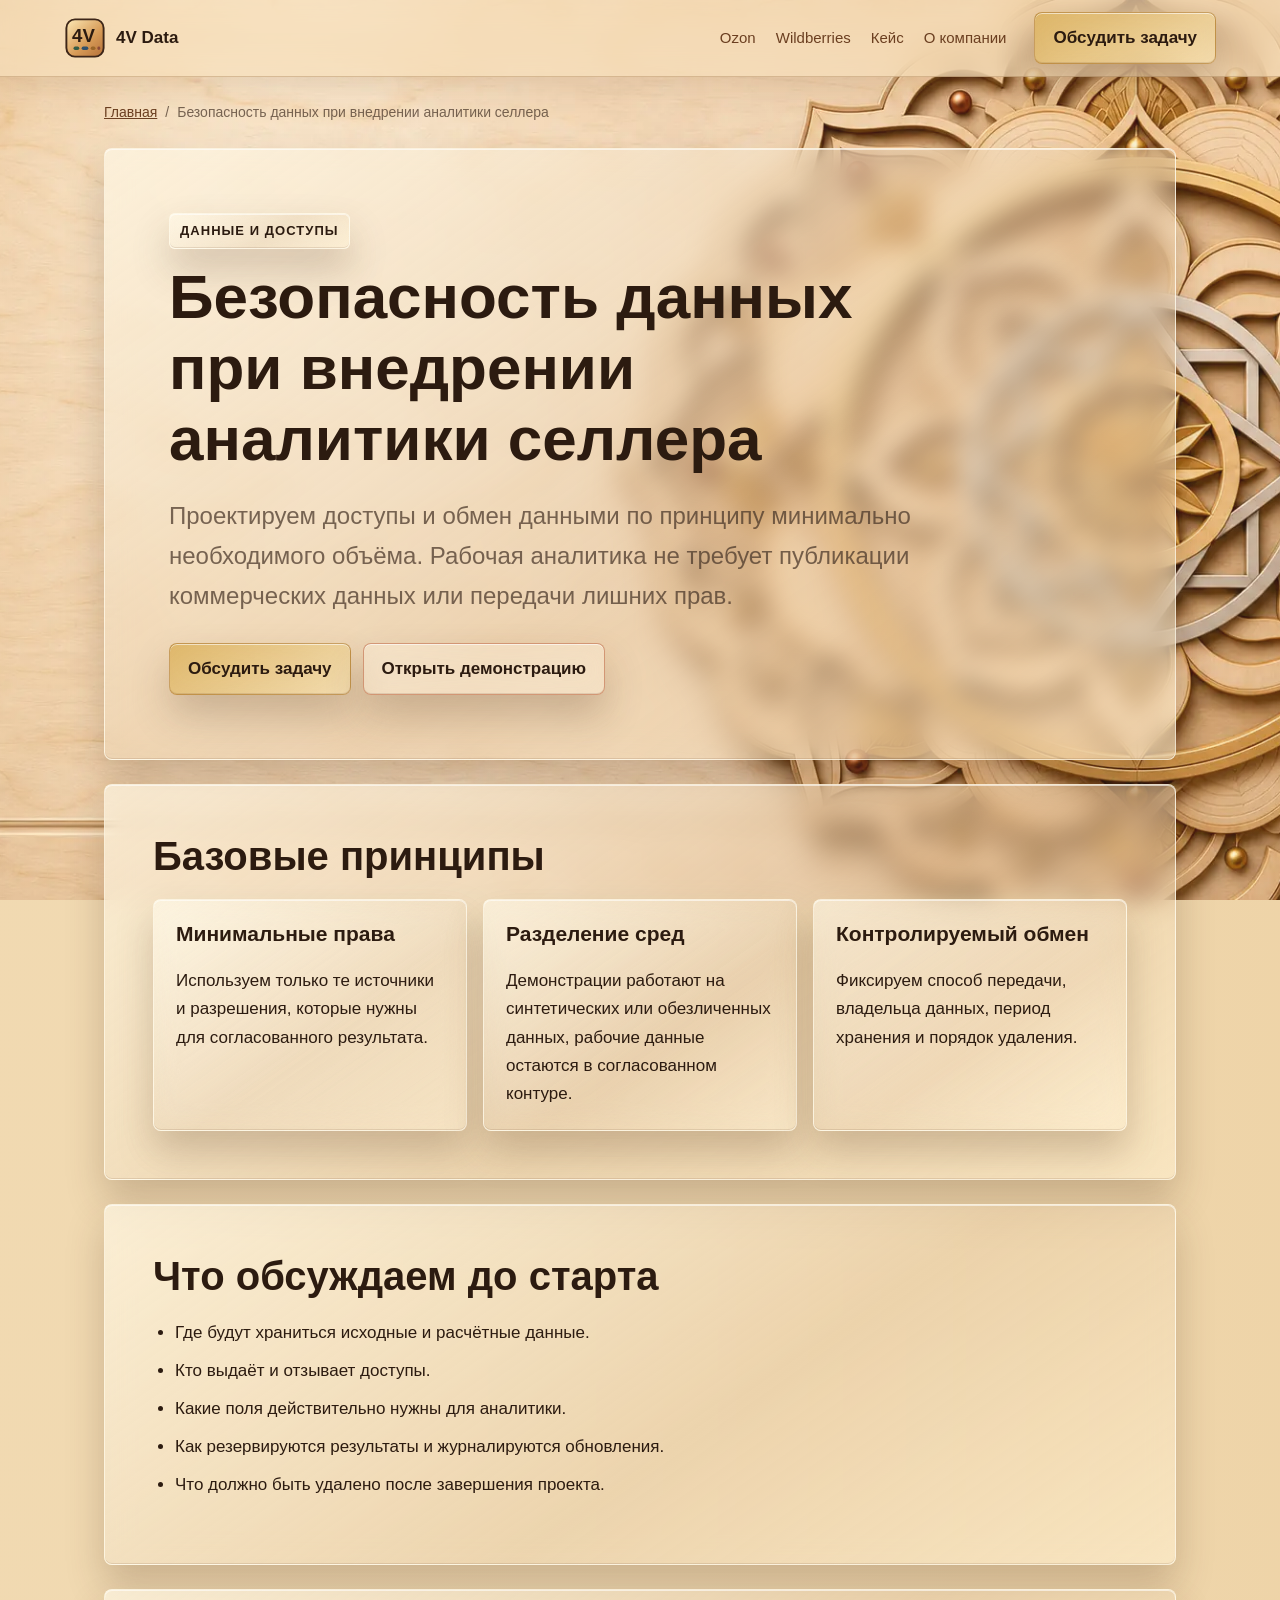
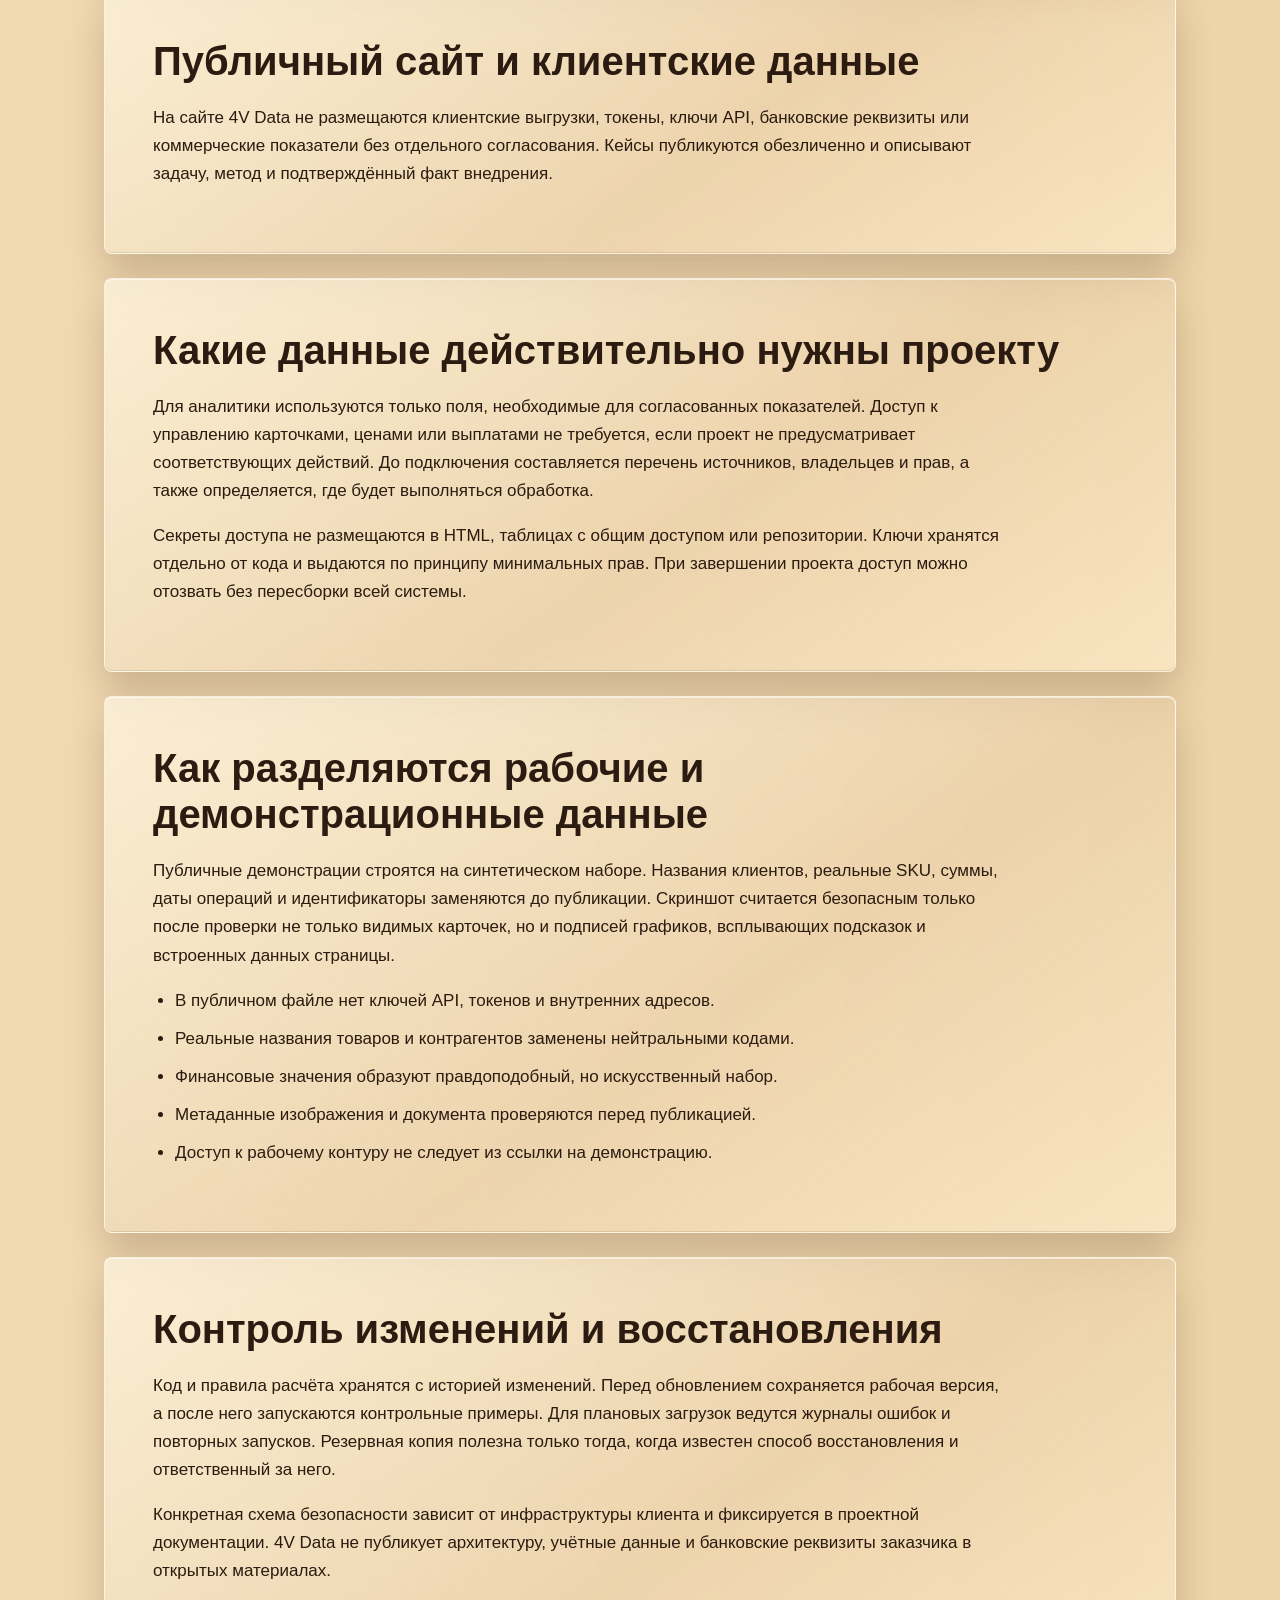
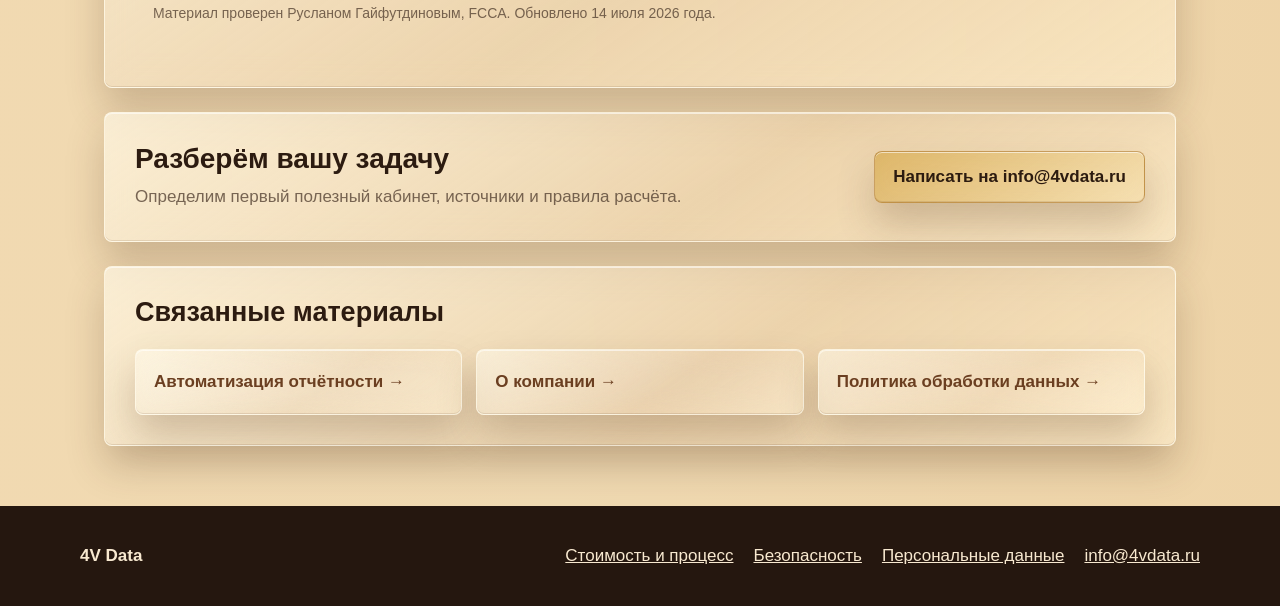
<file: bezopasnost-dannyh/index.html>
<!doctype html>
<html lang='ru'><head><meta charset='utf-8'><meta name='viewport' content='width=device-width,initial-scale=1'>
<title>Безопасность данных в аналитике селлера | 4V Data</title><meta name='description' content='Как 4V Data организует доступы, хранение и обработку данных маркетплейсов при создании аналитики селлера.'><meta name='robots' content='index,follow'>
<link rel='canonical' href='https://4vdata.ru/bezopasnost-dannyh/'><meta property='og:type' content='website'><meta property='og:locale' content='ru_RU'><meta property='og:site_name' content='4V Data'><meta property='og:title' content='Безопасность данных в аналитике селлера | 4V Data'><meta property='og:description' content='Как 4V Data организует доступы, хранение и обработку данных маркетплейсов при создании аналитики селлера.'><meta property='og:url' content='https://4vdata.ru/bezopasnost-dannyh/'><meta property='og:image' content='https://4vdata.ru/assets/og-4vdata.jpg'><meta name='twitter:card' content='summary_large_image'>
<link rel='icon' href='/assets/logo-mark.svg' type='image/svg+xml'><link rel='stylesheet' href='/assets/seo-pages.css?v=20260714-content2'><script type='application/ld+json'>{"@context":"https://schema.org","@graph":[{"@type":"BreadcrumbList","itemListElement":[{"@type":"ListItem","position":1,"name":"Главная","item":"https://4vdata.ru/"},{"@type":"ListItem","position":2,"name":"Безопасность данных при внедрении аналитики селлера","item":"https://4vdata.ru/bezopasnost-dannyh/"}]},{"@type":"Service","name":"Безопасность данных при внедрении аналитики селлера","description":"Как 4V Data организует доступы, хранение и обработку данных маркетплейсов при создании аналитики селлера.","url":"https://4vdata.ru/bezopasnost-dannyh/","provider":{"@id":"https://4vdata.ru/#organization"},"areaServed":"RU","audience":{"@type":"BusinessAudience","audienceType":"Селлеры маркетплейсов"}}]}</script><!-- Yandex.Metrika counter --><script>(function(m,e,t,r,i,k,a){m[i]=m[i]||function(){(m[i].a=m[i].a||[]).push(arguments)};m[i].l=1*new Date();for(var j=0;j<document.scripts.length;j++){if(document.scripts[j].src===r)return}k=e.createElement(t),a=e.getElementsByTagName(t)[0],k.async=1,k.src=r,a.parentNode.insertBefore(k,a)})(window,document,'script','https://mc.yandex.ru/metrika/tag.js?id=110597182','ym');ym(110597182,'init',{ssr:true,webvisor:true,clickmap:true,accurateTrackBounce:true,trackLinks:true});</script><!-- /Yandex.Metrika counter --></head>
<body><a class='skip' href='#content'>К содержанию</a><noscript><div><img src='https://mc.yandex.ru/watch/110597182' style='position:absolute;left:-9999px' alt=''></div></noscript>
<header class='seo-header'><a class='seo-brand' href='/'><img src='/assets/logo-mark.svg' width='42' height='42' alt=''><span>4V Data</span></a><nav class='seo-nav' aria-label='Основная навигация'><a href='/analitika-ozon/'>Ozon</a><a href='/analitika-wildberries/'>Wildberries</a><a href='/keisy/individualnaya-analitika-sellera/'>Кейс</a><a href='/o-kompanii/'>О компании</a></nav><a class='seo-cta' href='/#contact' data-goal='cta_contact'>Обсудить задачу</a></header>
<nav class='breadcrumb' aria-label='Хлебные крошки'><ol><li><a href='/'>Главная</a></li><li aria-current='page'>Безопасность данных при внедрении аналитики селлера</li></ol></nav>
<main class='page' id='content'><section class='page-hero'><p class='eyebrow'>Данные и доступы</p><h1>Безопасность данных при внедрении аналитики селлера</h1><p class='lead'>Проектируем доступы и обмен данными по принципу минимально необходимого объёма. Рабочая аналитика не требует публикации коммерческих данных или передачи лишних прав.</p><div class='hero-actions'><a class='button' href='/#contact' data-goal='cta_contact'>Обсудить задачу</a><a class='button secondary' href='/ozon-seller-dashboard-demo.html' data-goal='open_demo'>Открыть демонстрацию</a></div></section><section class='content-section'><h2>Базовые принципы</h2><div class='grid'><article class='card'><h3>Минимальные права</h3><p>Используем только те источники и разрешения, которые нужны для согласованного результата.</p></article><article class='card'><h3>Разделение сред</h3><p>Демонстрации работают на синтетических или обезличенных данных, рабочие данные остаются в согласованном контуре.</p></article><article class='card'><h3>Контролируемый обмен</h3><p>Фиксируем способ передачи, владельца данных, период хранения и порядок удаления.</p></article></div></section><section class='content-section'><h2>Что обсуждаем до старта</h2><ul class='checklist'><li>Где будут храниться исходные и расчётные данные.</li><li>Кто выдаёт и отзывает доступы.</li><li>Какие поля действительно нужны для аналитики.</li><li>Как резервируются результаты и журналируются обновления.</li><li>Что должно быть удалено после завершения проекта.</li></ul></section><section class='content-section'><h2>Публичный сайт и клиентские данные</h2><p>На сайте 4V Data не размещаются клиентские выгрузки, токены, ключи API, банковские реквизиты или коммерческие показатели без отдельного согласования. Кейсы публикуются обезличенно и описывают задачу, метод и подтверждённый факт внедрения.</p></section><section class='content-section' data-expanded='20260714'><h2>Какие данные действительно нужны проекту</h2><p>Для аналитики используются только поля, необходимые для согласованных показателей. Доступ к управлению карточками, ценами или выплатами не требуется, если проект не предусматривает соответствующих действий. До подключения составляется перечень источников, владельцев и прав, а также определяется, где будет выполняться обработка.</p><p>Секреты доступа не размещаются в HTML, таблицах с общим доступом или репозитории. Ключи хранятся отдельно от кода и выдаются по принципу минимальных прав. При завершении проекта доступ можно отозвать без пересборки всей системы.</p></section><section class='content-section'><h2>Как разделяются рабочие и демонстрационные данные</h2><p>Публичные демонстрации строятся на синтетическом наборе. Названия клиентов, реальные SKU, суммы, даты операций и идентификаторы заменяются до публикации. Скриншот считается безопасным только после проверки не только видимых карточек, но и подписей графиков, всплывающих подсказок и встроенных данных страницы.</p><ul class='checklist'><li>В публичном файле нет ключей API, токенов и внутренних адресов.</li><li>Реальные названия товаров и контрагентов заменены нейтральными кодами.</li><li>Финансовые значения образуют правдоподобный, но искусственный набор.</li><li>Метаданные изображения и документа проверяются перед публикацией.</li><li>Доступ к рабочему контуру не следует из ссылки на демонстрацию.</li></ul></section><section class='content-section'><h2>Контроль изменений и восстановления</h2><p>Код и правила расчёта хранятся с историей изменений. Перед обновлением сохраняется рабочая версия, а после него запускаются контрольные примеры. Для плановых загрузок ведутся журналы ошибок и повторных запусков. Резервная копия полезна только тогда, когда известен способ восстановления и ответственный за него.</p><p>Конкретная схема безопасности зависит от инфраструктуры клиента и фиксируется в проектной документации. 4V Data не публикует архитектуру, учётные данные и банковские реквизиты заказчика в открытых материалах.</p><p class='source-note'>Материал проверен Русланом Гайфутдиновым, FCCA. Обновлено 14 июля 2026 года.</p></section><section class='page-cta'><div><h2>Разберём вашу задачу</h2><p>Определим первый полезный кабинет, источники и правила расчёта.</p></div><a class='button' href='mailto:info@4vdata.ru?subject=Аналитика%20селлера'>Написать на info@4vdata.ru</a></section><section class='related'><h2>Связанные материалы</h2><div class='related-grid'><a href='/avtomatizaciya-otchetnosti/'>Автоматизация отчётности<span aria-hidden='true'> →</span></a><a href='/o-kompanii/'>О компании<span aria-hidden='true'> →</span></a><a href='/privacy/'>Политика обработки данных<span aria-hidden='true'> →</span></a></div></section></main>
<footer class='seo-footer'><div class='seo-footer-inner'><strong>4V Data</strong><a href='/stoimost-i-process/'>Стоимость и процесс</a><a href='/bezopasnost-dannyh/'>Безопасность</a><a href='/privacy/'>Персональные данные</a><a href='mailto:info@4vdata.ru'>info@4vdata.ru</a></div></footer><script src='/assets/site.js?v=20260714' defer></script></body></html>
</file>
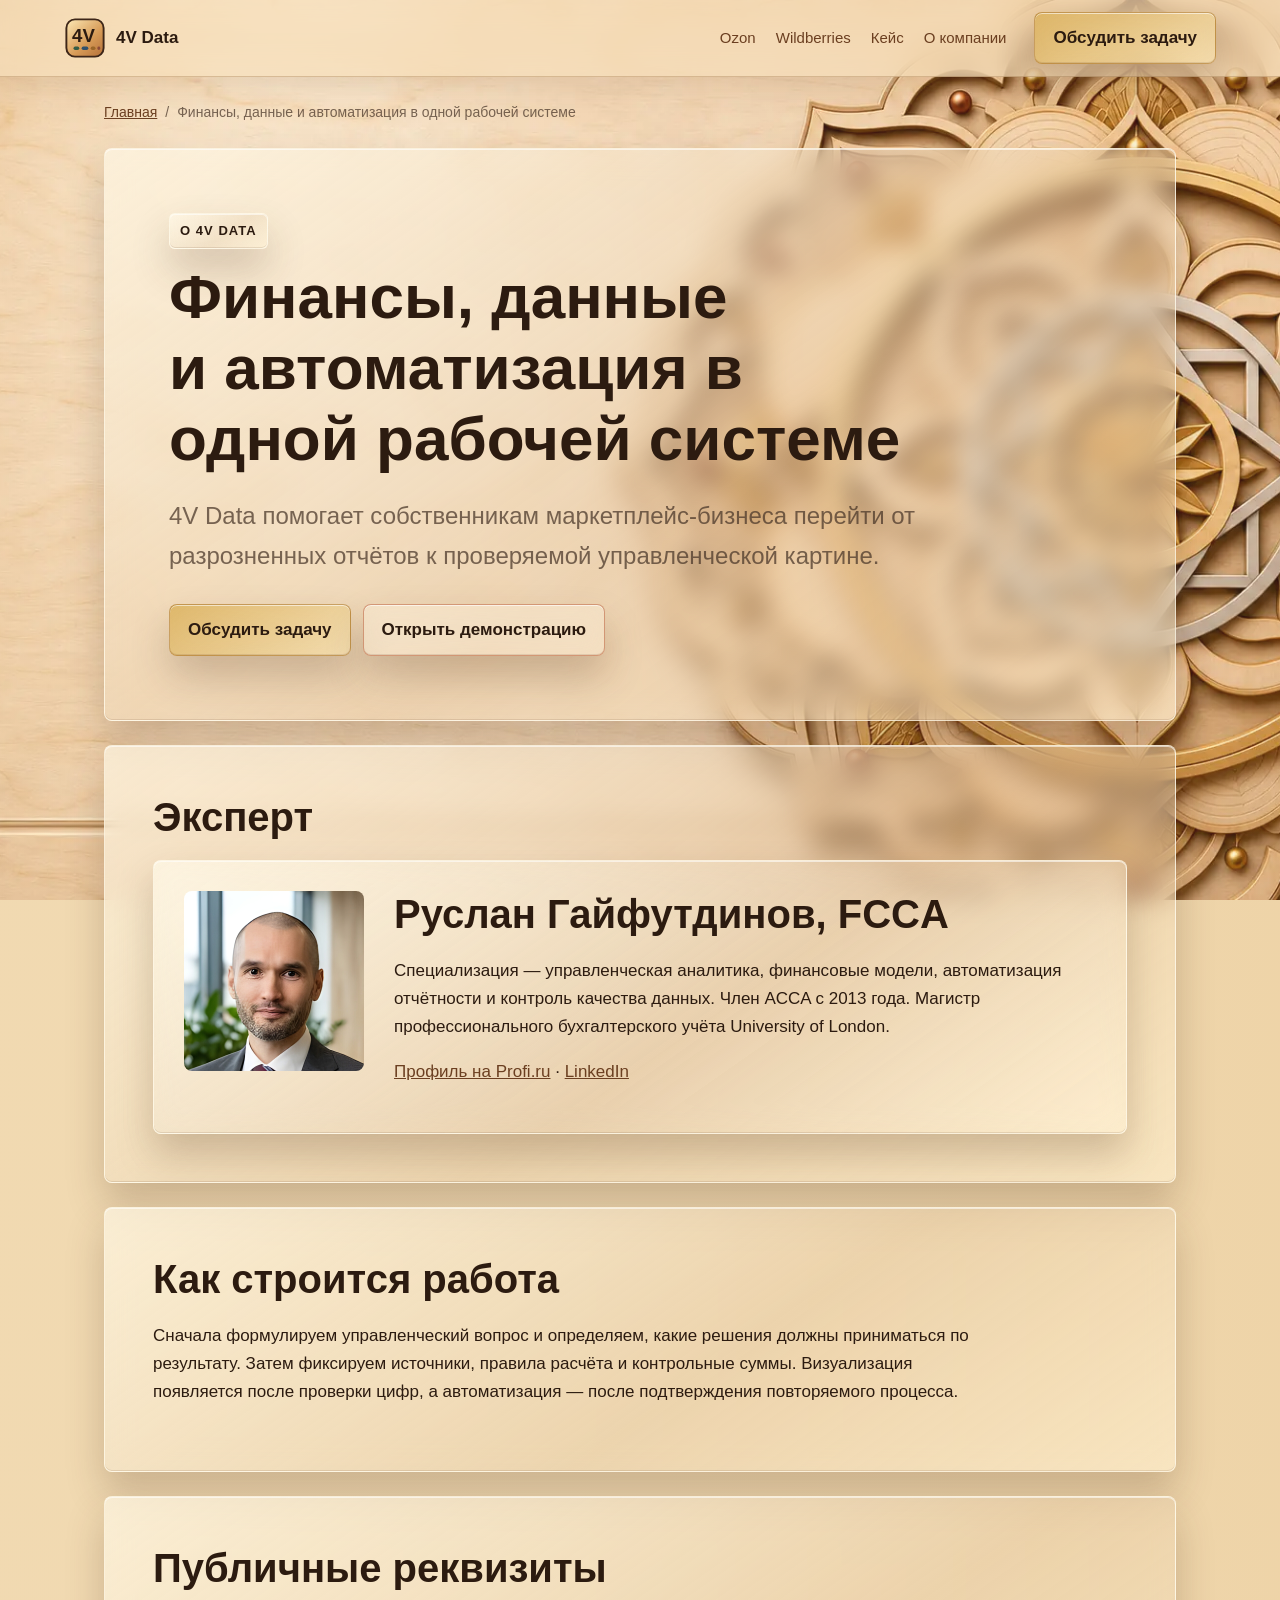
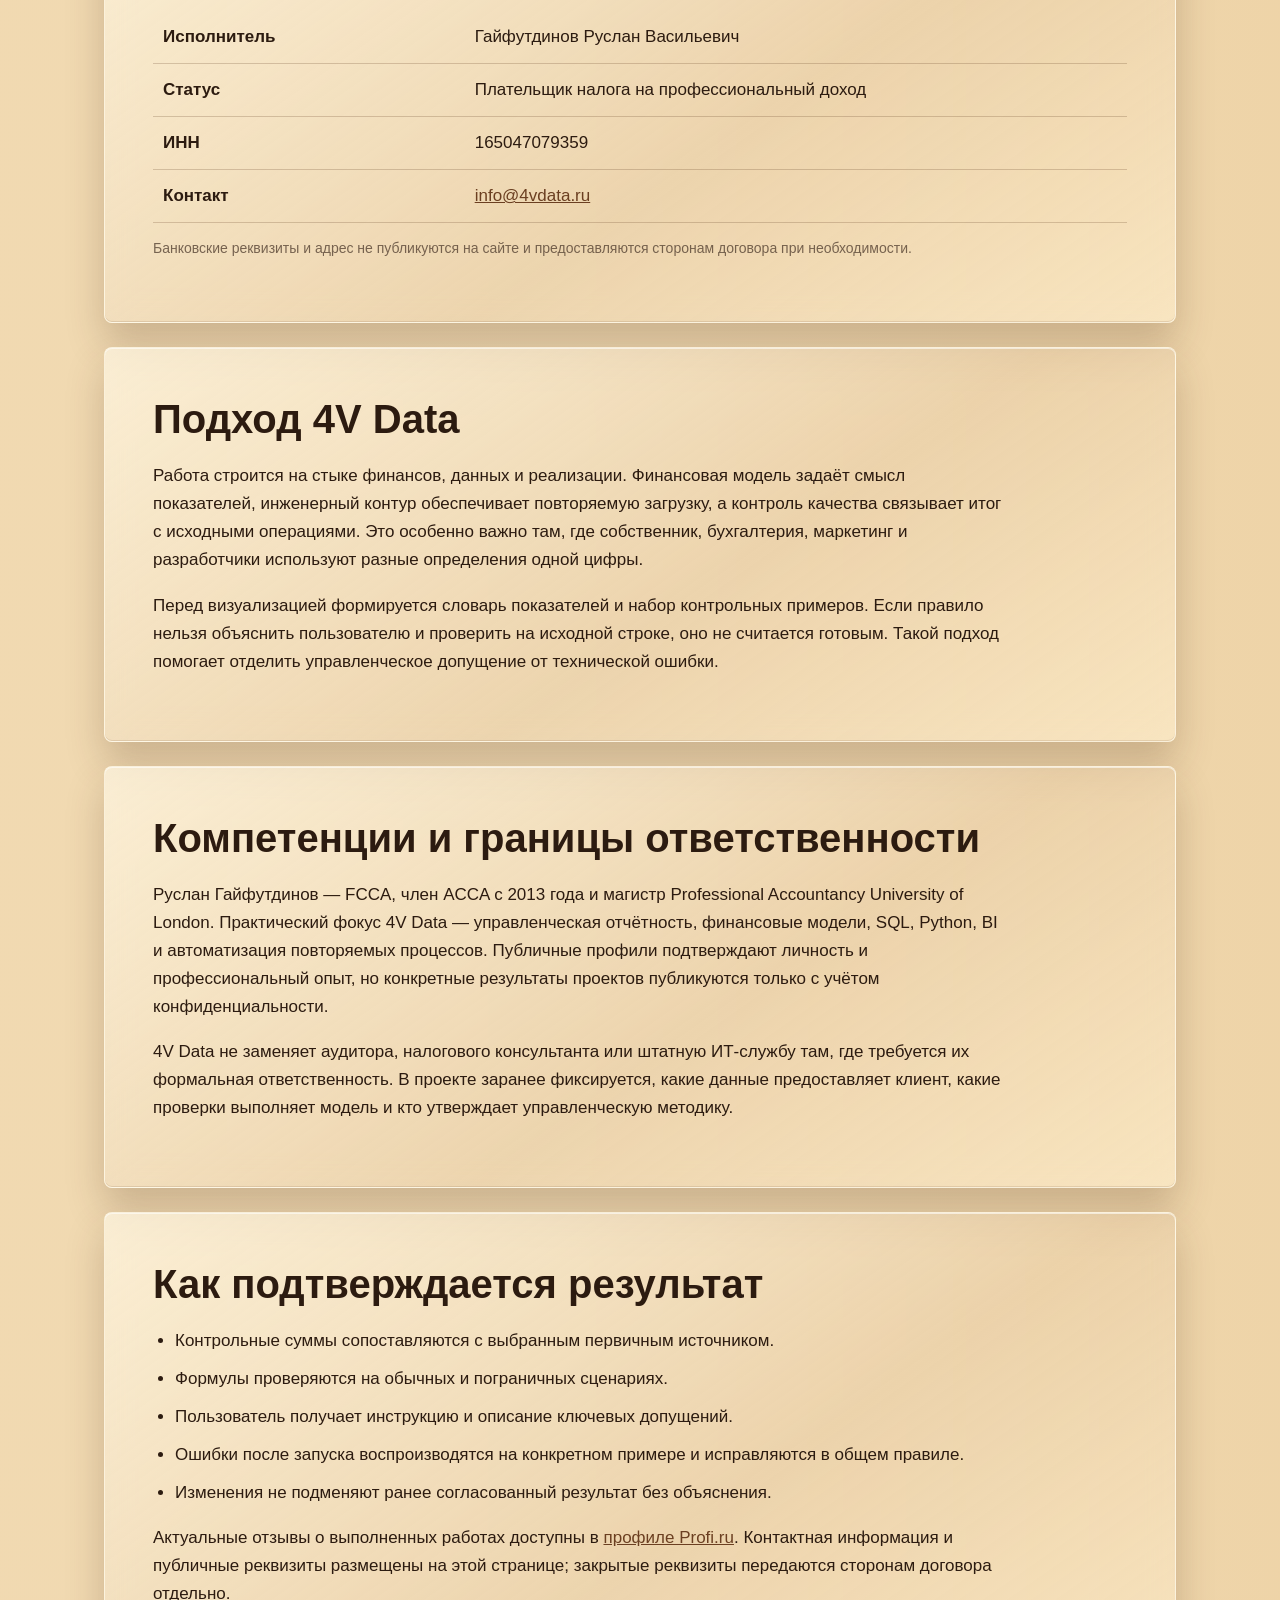
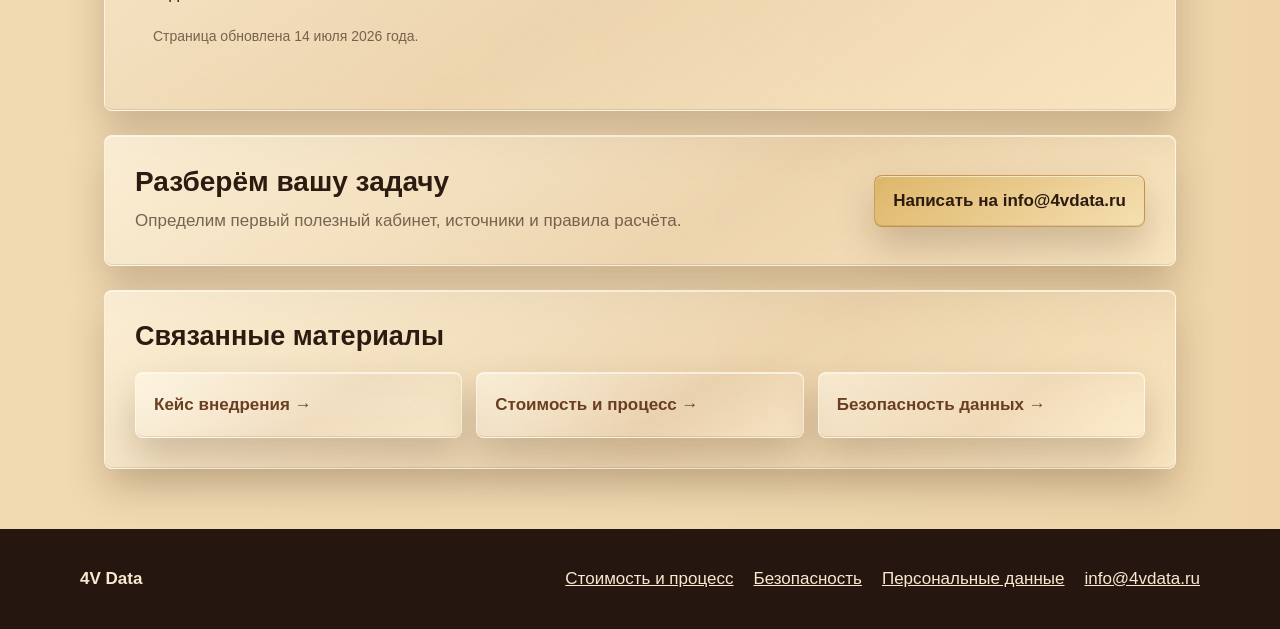
<file: o-kompanii/index.html>
<!doctype html>
<html lang='ru'><head><meta charset='utf-8'><meta name='viewport' content='width=device-width,initial-scale=1'>
<title>О 4V Data и эксперте по аналитике | Руслан Гайфутдинов</title><meta name='description' content='4V Data — индивидуальная аналитика и автоматизация отчётности для селлеров. Эксперт: Руслан Гайфутдинов, FCCA.'><meta name='robots' content='index,follow'>
<link rel='canonical' href='https://4vdata.ru/o-kompanii/'><meta property='og:type' content='website'><meta property='og:locale' content='ru_RU'><meta property='og:site_name' content='4V Data'><meta property='og:title' content='О 4V Data и эксперте по аналитике | Руслан Гайфутдинов'><meta property='og:description' content='4V Data — индивидуальная аналитика и автоматизация отчётности для селлеров. Эксперт: Руслан Гайфутдинов, FCCA.'><meta property='og:url' content='https://4vdata.ru/o-kompanii/'><meta property='og:image' content='https://4vdata.ru/assets/og-4vdata.jpg'><meta name='twitter:card' content='summary_large_image'>
<link rel='icon' href='/assets/logo-mark.svg' type='image/svg+xml'><link rel='stylesheet' href='/assets/seo-pages.css?v=20260714-content2'><script type='application/ld+json'>{"@context":"https://schema.org","@graph":[{"@type":"BreadcrumbList","itemListElement":[{"@type":"ListItem","position":1,"name":"Главная","item":"https://4vdata.ru/"},{"@type":"ListItem","position":2,"name":"Финансы, данные и автоматизация в одной рабочей системе","item":"https://4vdata.ru/o-kompanii/"}]},{"@type":"ProfilePage","mainEntity":{"@id":"https://4vdata.ru/o-kompanii/#person"}},{"@type":"Person","@id":"https://4vdata.ru/o-kompanii/#person","name":"Руслан Гайфутдинов","honorificSuffix":"FCCA","jobTitle":"Эксперт по финансовой аналитике и автоматизации","image":"https://4vdata.ru/assets/ruslan-gayfutdinov.jpg?v=20260714-profile-photo","url":"https://4vdata.ru/o-kompanii/","sameAs":["https://profi.ru/profile/GayfutdinovRV/","https://www.linkedin.com/in/ruslan-gaifutdinov-fcca-670609101/"]}]}</script><!-- Yandex.Metrika counter --><script>(function(m,e,t,r,i,k,a){m[i]=m[i]||function(){(m[i].a=m[i].a||[]).push(arguments)};m[i].l=1*new Date();for(var j=0;j<document.scripts.length;j++){if(document.scripts[j].src===r)return}k=e.createElement(t),a=e.getElementsByTagName(t)[0],k.async=1,k.src=r,a.parentNode.insertBefore(k,a)})(window,document,'script','https://mc.yandex.ru/metrika/tag.js?id=110597182','ym');ym(110597182,'init',{ssr:true,webvisor:true,clickmap:true,accurateTrackBounce:true,trackLinks:true});</script><!-- /Yandex.Metrika counter --></head>
<body><a class='skip' href='#content'>К содержанию</a><noscript><div><img src='https://mc.yandex.ru/watch/110597182' style='position:absolute;left:-9999px' alt=''></div></noscript>
<header class='seo-header'><a class='seo-brand' href='/'><img src='/assets/logo-mark.svg' width='42' height='42' alt=''><span>4V Data</span></a><nav class='seo-nav' aria-label='Основная навигация'><a href='/analitika-ozon/'>Ozon</a><a href='/analitika-wildberries/'>Wildberries</a><a href='/keisy/individualnaya-analitika-sellera/'>Кейс</a><a href='/o-kompanii/'>О компании</a></nav><a class='seo-cta' href='/#contact' data-goal='cta_contact'>Обсудить задачу</a></header>
<nav class='breadcrumb' aria-label='Хлебные крошки'><ol><li><a href='/'>Главная</a></li><li aria-current='page'>Финансы, данные и автоматизация в одной рабочей системе</li></ol></nav>
<main class='page' id='content'><section class='page-hero'><p class='eyebrow'>О 4V Data</p><h1>Финансы, данные и автоматизация в одной рабочей системе</h1><p class='lead'>4V Data помогает собственникам маркетплейс-бизнеса перейти от разрозненных отчётов к проверяемой управленческой картине.</p><div class='hero-actions'><a class='button' href='/#contact' data-goal='cta_contact'>Обсудить задачу</a><a class='button secondary' href='/ozon-seller-dashboard-demo.html' data-goal='open_demo'>Открыть демонстрацию</a></div></section><section class='content-section'><h2>Эксперт</h2><div class='profile-card'><img src='/assets/ruslan-gayfutdinov.jpg?v=20260714-profile-photo' width='180' height='180' alt='Руслан Гайфутдинов, FCCA'><div><h2>Руслан Гайфутдинов, FCCA</h2><p>Специализация — управленческая аналитика, финансовые модели, автоматизация отчётности и контроль качества данных. Член ACCA с 2013 года. Магистр профессионального бухгалтерского учёта University of London.</p><p><a href='https://profi.ru/profile/GayfutdinovRV/' rel='noopener'>Профиль на Profi.ru</a> · <a href='https://www.linkedin.com/in/ruslan-gaifutdinov-fcca-670609101/' rel='noopener'>LinkedIn</a></p></div></div></section><section class='content-section'><h2>Как строится работа</h2><p>Сначала формулируем управленческий вопрос и определяем, какие решения должны приниматься по результату. Затем фиксируем источники, правила расчёта и контрольные суммы. Визуализация появляется после проверки цифр, а автоматизация — после подтверждения повторяемого процесса.</p></section><section class='content-section'><h2>Публичные реквизиты</h2><table class='legal-table'><tr><th>Исполнитель</th><td>Гайфутдинов Руслан Васильевич</td></tr><tr><th>Статус</th><td>Плательщик налога на профессиональный доход</td></tr><tr><th>ИНН</th><td>165047079359</td></tr><tr><th>Контакт</th><td><a href='mailto:info@4vdata.ru'>info@4vdata.ru</a></td></tr></table><p class='small'>Банковские реквизиты и адрес не публикуются на сайте и предоставляются сторонам договора при необходимости.</p></section><section class='content-section' data-expanded='20260714'><h2>Подход 4V Data</h2><p>Работа строится на стыке финансов, данных и реализации. Финансовая модель задаёт смысл показателей, инженерный контур обеспечивает повторяемую загрузку, а контроль качества связывает итог с исходными операциями. Это особенно важно там, где собственник, бухгалтерия, маркетинг и разработчики используют разные определения одной цифры.</p><p>Перед визуализацией формируется словарь показателей и набор контрольных примеров. Если правило нельзя объяснить пользователю и проверить на исходной строке, оно не считается готовым. Такой подход помогает отделить управленческое допущение от технической ошибки.</p></section><section class='content-section'><h2>Компетенции и границы ответственности</h2><p>Руслан Гайфутдинов — FCCA, член ACCA с 2013 года и магистр Professional Accountancy University of London. Практический фокус 4V Data — управленческая отчётность, финансовые модели, SQL, Python, BI и автоматизация повторяемых процессов. Публичные профили подтверждают личность и профессиональный опыт, но конкретные результаты проектов публикуются только с учётом конфиденциальности.</p><p>4V Data не заменяет аудитора, налогового консультанта или штатную ИТ-службу там, где требуется их формальная ответственность. В проекте заранее фиксируется, какие данные предоставляет клиент, какие проверки выполняет модель и кто утверждает управленческую методику.</p></section><section class='content-section'><h2>Как подтверждается результат</h2><ul class='checklist'><li>Контрольные суммы сопоставляются с выбранным первичным источником.</li><li>Формулы проверяются на обычных и пограничных сценариях.</li><li>Пользователь получает инструкцию и описание ключевых допущений.</li><li>Ошибки после запуска воспроизводятся на конкретном примере и исправляются в общем правиле.</li><li>Изменения не подменяют ранее согласованный результат без объяснения.</li></ul><p>Актуальные отзывы о выполненных работах доступны в <a href='https://profi.ru/profile/GayfutdinovRV/#reviews-tab' rel='noopener'>профиле Profi.ru</a>. Контактная информация и публичные реквизиты размещены на этой странице; закрытые реквизиты передаются сторонам договора отдельно.</p><p class='source-note'>Страница обновлена 14 июля 2026 года.</p></section><section class='page-cta'><div><h2>Разберём вашу задачу</h2><p>Определим первый полезный кабинет, источники и правила расчёта.</p></div><a class='button' href='mailto:info@4vdata.ru?subject=Аналитика%20селлера'>Написать на info@4vdata.ru</a></section><section class='related'><h2>Связанные материалы</h2><div class='related-grid'><a href='/keisy/individualnaya-analitika-sellera/'>Кейс внедрения<span aria-hidden='true'> →</span></a><a href='/stoimost-i-process/'>Стоимость и процесс<span aria-hidden='true'> →</span></a><a href='/bezopasnost-dannyh/'>Безопасность данных<span aria-hidden='true'> →</span></a></div></section></main>
<footer class='seo-footer'><div class='seo-footer-inner'><strong>4V Data</strong><a href='/stoimost-i-process/'>Стоимость и процесс</a><a href='/bezopasnost-dannyh/'>Безопасность</a><a href='/privacy/'>Персональные данные</a><a href='mailto:info@4vdata.ru'>info@4vdata.ru</a></div></footer><script src='/assets/site.js?v=20260714' defer></script></body></html>
</file>
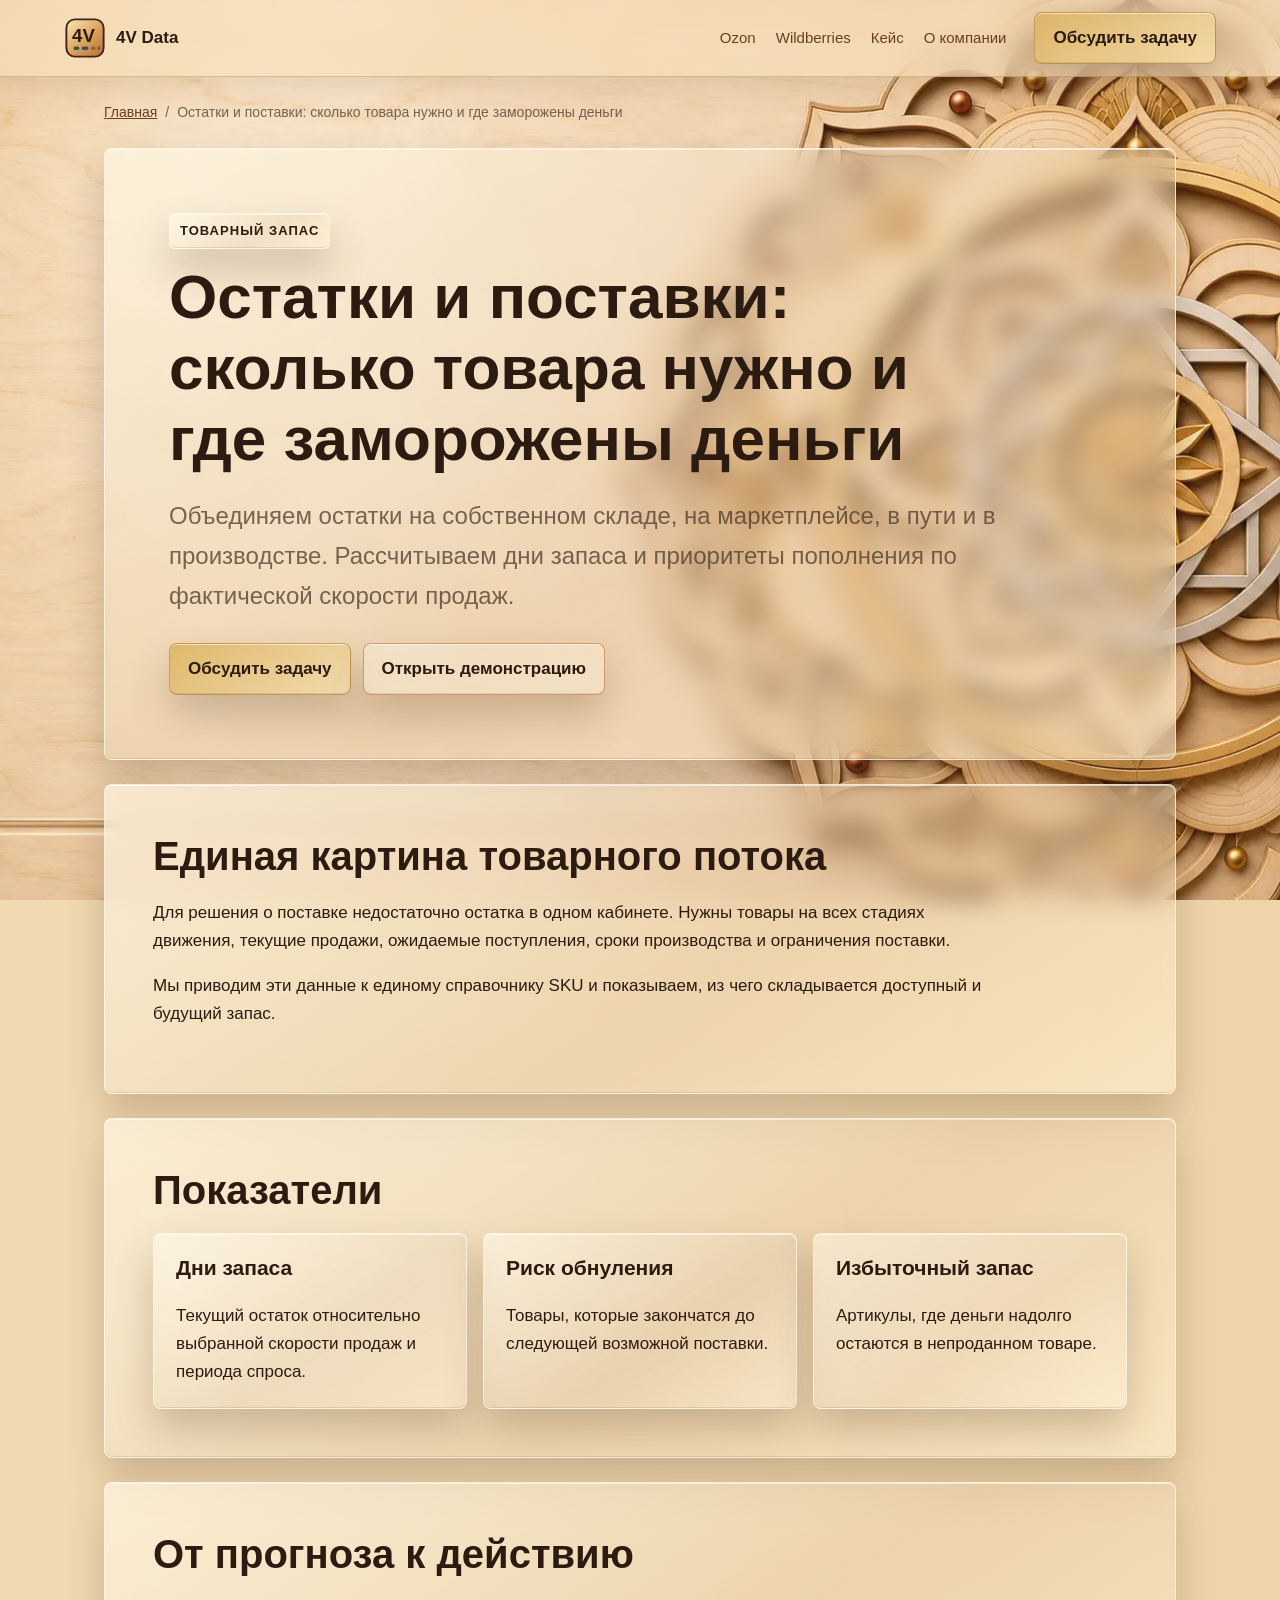
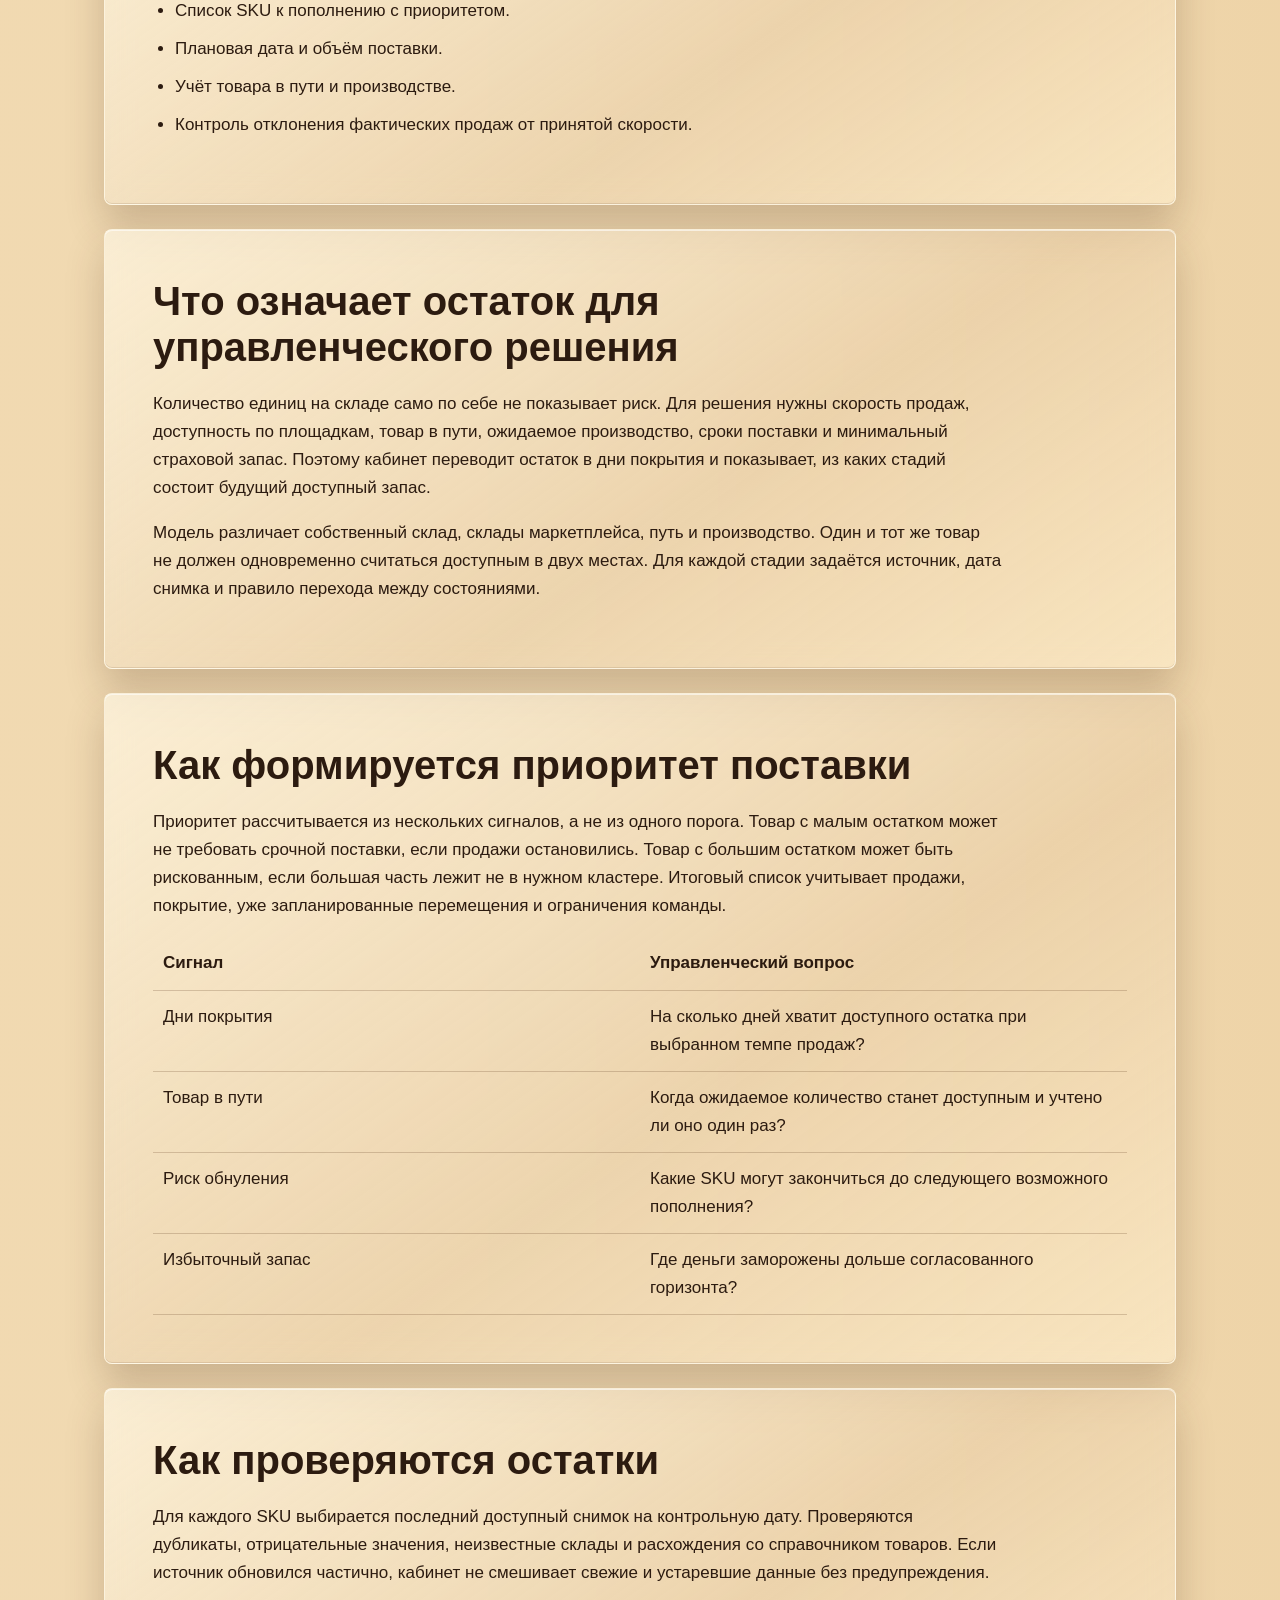
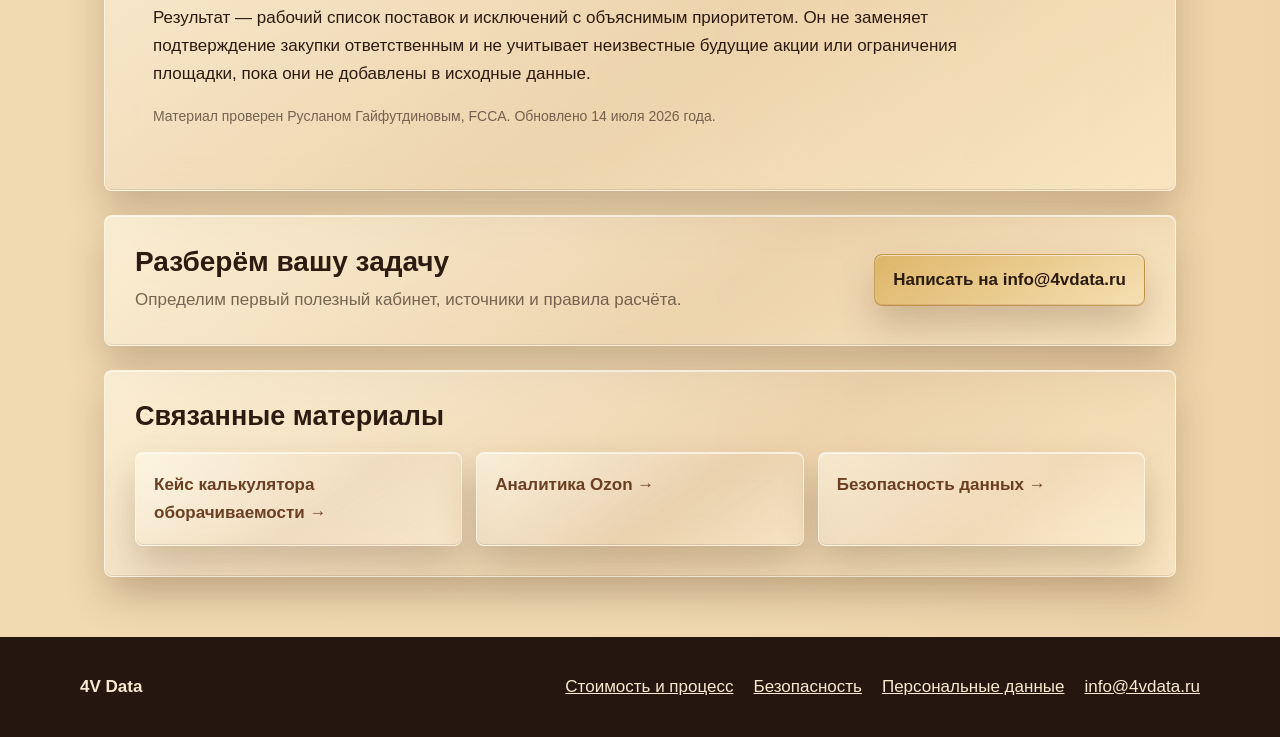
<file: ostatki-i-postavki/index.html>
<!doctype html>
<html lang='ru'><head><meta charset='utf-8'><meta name='viewport' content='width=device-width,initial-scale=1'>
<title>Аналитика остатков и поставок маркетплейсов | 4V Data</title><meta name='description' content='Дни запаса, риск обнуления, потребность в поставке и замороженные деньги по товарам и складам маркетплейсов.'><meta name='robots' content='index,follow'>
<link rel='canonical' href='https://4vdata.ru/ostatki-i-postavki/'><meta property='og:type' content='website'><meta property='og:locale' content='ru_RU'><meta property='og:site_name' content='4V Data'><meta property='og:title' content='Аналитика остатков и поставок маркетплейсов | 4V Data'><meta property='og:description' content='Дни запаса, риск обнуления, потребность в поставке и замороженные деньги по товарам и складам маркетплейсов.'><meta property='og:url' content='https://4vdata.ru/ostatki-i-postavki/'><meta property='og:image' content='https://4vdata.ru/assets/og-4vdata.jpg'><meta name='twitter:card' content='summary_large_image'>
<link rel='icon' href='/assets/logo-mark.svg' type='image/svg+xml'><link rel='stylesheet' href='/assets/seo-pages.css?v=20260714-content2'><script type='application/ld+json'>{"@context":"https://schema.org","@graph":[{"@type":"BreadcrumbList","itemListElement":[{"@type":"ListItem","position":1,"name":"Главная","item":"https://4vdata.ru/"},{"@type":"ListItem","position":2,"name":"Остатки и поставки: сколько товара нужно и где заморожены деньги","item":"https://4vdata.ru/ostatki-i-postavki/"}]},{"@type":"Service","name":"Остатки и поставки: сколько товара нужно и где заморожены деньги","description":"Дни запаса, риск обнуления, потребность в поставке и замороженные деньги по товарам и складам маркетплейсов.","url":"https://4vdata.ru/ostatki-i-postavki/","provider":{"@id":"https://4vdata.ru/#organization"},"areaServed":"RU","audience":{"@type":"BusinessAudience","audienceType":"Селлеры маркетплейсов"}}]}</script><!-- Yandex.Metrika counter --><script>(function(m,e,t,r,i,k,a){m[i]=m[i]||function(){(m[i].a=m[i].a||[]).push(arguments)};m[i].l=1*new Date();for(var j=0;j<document.scripts.length;j++){if(document.scripts[j].src===r)return}k=e.createElement(t),a=e.getElementsByTagName(t)[0],k.async=1,k.src=r,a.parentNode.insertBefore(k,a)})(window,document,'script','https://mc.yandex.ru/metrika/tag.js?id=110597182','ym');ym(110597182,'init',{ssr:true,webvisor:true,clickmap:true,accurateTrackBounce:true,trackLinks:true});</script><!-- /Yandex.Metrika counter --></head>
<body><a class='skip' href='#content'>К содержанию</a><noscript><div><img src='https://mc.yandex.ru/watch/110597182' style='position:absolute;left:-9999px' alt=''></div></noscript>
<header class='seo-header'><a class='seo-brand' href='/'><img src='/assets/logo-mark.svg' width='42' height='42' alt=''><span>4V Data</span></a><nav class='seo-nav' aria-label='Основная навигация'><a href='/analitika-ozon/'>Ozon</a><a href='/analitika-wildberries/'>Wildberries</a><a href='/keisy/individualnaya-analitika-sellera/'>Кейс</a><a href='/o-kompanii/'>О компании</a></nav><a class='seo-cta' href='/#contact' data-goal='cta_contact'>Обсудить задачу</a></header>
<nav class='breadcrumb' aria-label='Хлебные крошки'><ol><li><a href='/'>Главная</a></li><li aria-current='page'>Остатки и поставки: сколько товара нужно и где заморожены деньги</li></ol></nav>
<main class='page' id='content'><section class='page-hero'><p class='eyebrow'>Товарный запас</p><h1>Остатки и поставки: сколько товара нужно и где заморожены деньги</h1><p class='lead'>Объединяем остатки на собственном складе, на маркетплейсе, в пути и в производстве. Рассчитываем дни запаса и приоритеты пополнения по фактической скорости продаж.</p><div class='hero-actions'><a class='button' href='/#contact' data-goal='cta_contact'>Обсудить задачу</a><a class='button secondary' href='/ozon-seller-dashboard-demo.html' data-goal='open_demo'>Открыть демонстрацию</a></div></section><section class='content-section'><h2>Единая картина товарного потока</h2><p>Для решения о поставке недостаточно остатка в одном кабинете. Нужны товары на всех стадиях движения, текущие продажи, ожидаемые поступления, сроки производства и ограничения поставки.</p><p>Мы приводим эти данные к единому справочнику SKU и показываем, из чего складывается доступный и будущий запас.</p></section><section class='content-section'><h2>Показатели</h2><div class='grid'><article class='card'><h3>Дни запаса</h3><p>Текущий остаток относительно выбранной скорости продаж и периода спроса.</p></article><article class='card'><h3>Риск обнуления</h3><p>Товары, которые закончатся до следующей возможной поставки.</p></article><article class='card'><h3>Избыточный запас</h3><p>Артикулы, где деньги надолго остаются в непроданном товаре.</p></article></div></section><section class='content-section'><h2>От прогноза к действию</h2><ul class='checklist'><li>Список SKU к пополнению с приоритетом.</li><li>Плановая дата и объём поставки.</li><li>Учёт товара в пути и производстве.</li><li>Контроль отклонения фактических продаж от принятой скорости.</li></ul></section><section class='content-section' data-expanded='20260714'><h2>Что означает остаток для управленческого решения</h2><p>Количество единиц на складе само по себе не показывает риск. Для решения нужны скорость продаж, доступность по площадкам, товар в пути, ожидаемое производство, сроки поставки и минимальный страховой запас. Поэтому кабинет переводит остаток в дни покрытия и показывает, из каких стадий состоит будущий доступный запас.</p><p>Модель различает собственный склад, склады маркетплейса, путь и производство. Один и тот же товар не должен одновременно считаться доступным в двух местах. Для каждой стадии задаётся источник, дата снимка и правило перехода между состояниями.</p></section><section class='content-section'><h2>Как формируется приоритет поставки</h2><p>Приоритет рассчитывается из нескольких сигналов, а не из одного порога. Товар с малым остатком может не требовать срочной поставки, если продажи остановились. Товар с большим остатком может быть рискованным, если большая часть лежит не в нужном кластере. Итоговый список учитывает продажи, покрытие, уже запланированные перемещения и ограничения команды.</p><table class='legal-table'><tr><th>Сигнал</th><th>Управленческий вопрос</th></tr><tr><td>Дни покрытия</td><td>На сколько дней хватит доступного остатка при выбранном темпе продаж?</td></tr><tr><td>Товар в пути</td><td>Когда ожидаемое количество станет доступным и учтено ли оно один раз?</td></tr><tr><td>Риск обнуления</td><td>Какие SKU могут закончиться до следующего возможного пополнения?</td></tr><tr><td>Избыточный запас</td><td>Где деньги заморожены дольше согласованного горизонта?</td></tr></table></section><section class='content-section'><h2>Как проверяются остатки</h2><p>Для каждого SKU выбирается последний доступный снимок на контрольную дату. Проверяются дубликаты, отрицательные значения, неизвестные склады и расхождения со справочником товаров. Если источник обновился частично, кабинет не смешивает свежие и устаревшие данные без предупреждения.</p><p>Результат — рабочий список поставок и исключений с объяснимым приоритетом. Он не заменяет подтверждение закупки ответственным и не учитывает неизвестные будущие акции или ограничения площадки, пока они не добавлены в исходные данные.</p><p class='source-note'>Материал проверен Русланом Гайфутдиновым, FCCA. Обновлено 14 июля 2026 года.</p></section><section class='page-cta'><div><h2>Разберём вашу задачу</h2><p>Определим первый полезный кабинет, источники и правила расчёта.</p></div><a class='button' href='mailto:info@4vdata.ru?subject=Аналитика%20селлера'>Написать на info@4vdata.ru</a></section><section class='related'><h2>Связанные материалы</h2><div class='related-grid'><a href='/keisy/individualnaya-analitika-sellera/'>Кейс калькулятора оборачиваемости<span aria-hidden='true'> →</span></a><a href='/analitika-ozon/'>Аналитика Ozon<span aria-hidden='true'> →</span></a><a href='/bezopasnost-dannyh/'>Безопасность данных<span aria-hidden='true'> →</span></a></div></section></main>
<footer class='seo-footer'><div class='seo-footer-inner'><strong>4V Data</strong><a href='/stoimost-i-process/'>Стоимость и процесс</a><a href='/bezopasnost-dannyh/'>Безопасность</a><a href='/privacy/'>Персональные данные</a><a href='mailto:info@4vdata.ru'>info@4vdata.ru</a></div></footer><script src='/assets/site.js?v=20260714' defer></script></body></html>
</file>
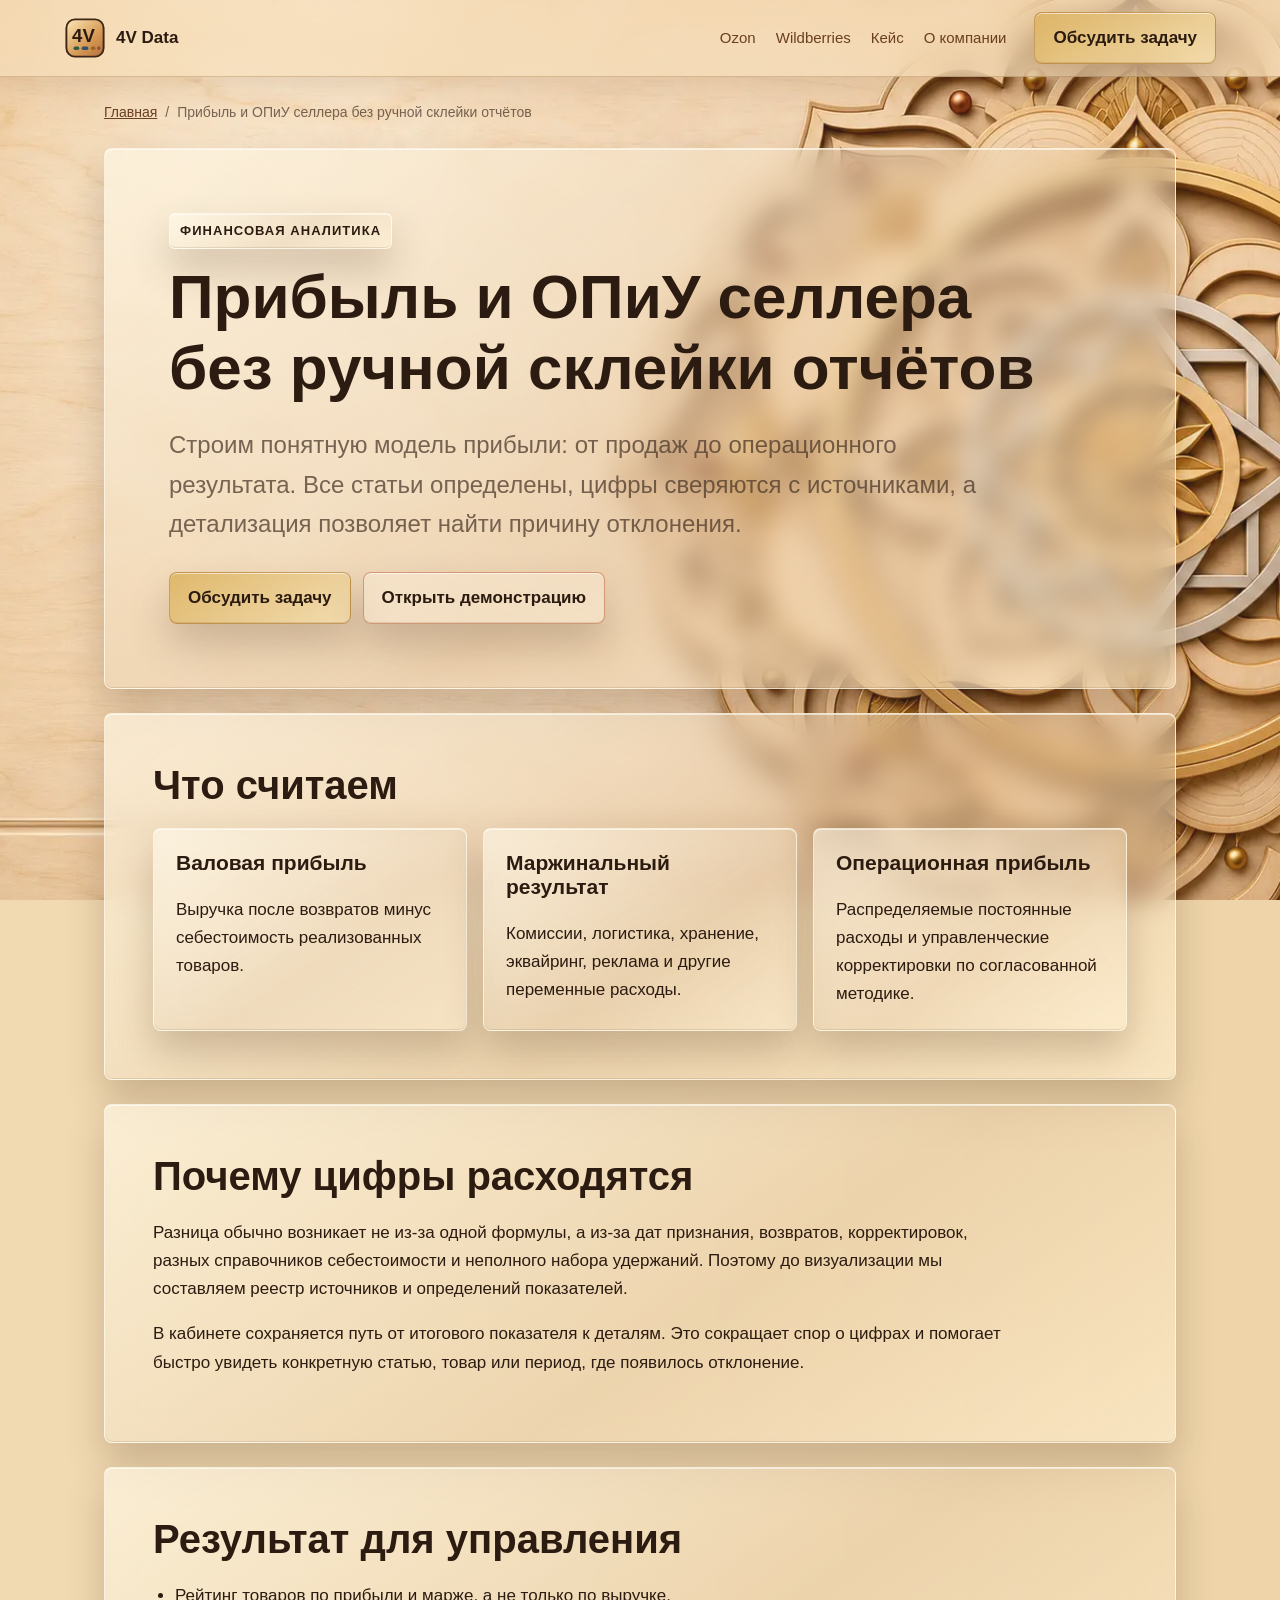
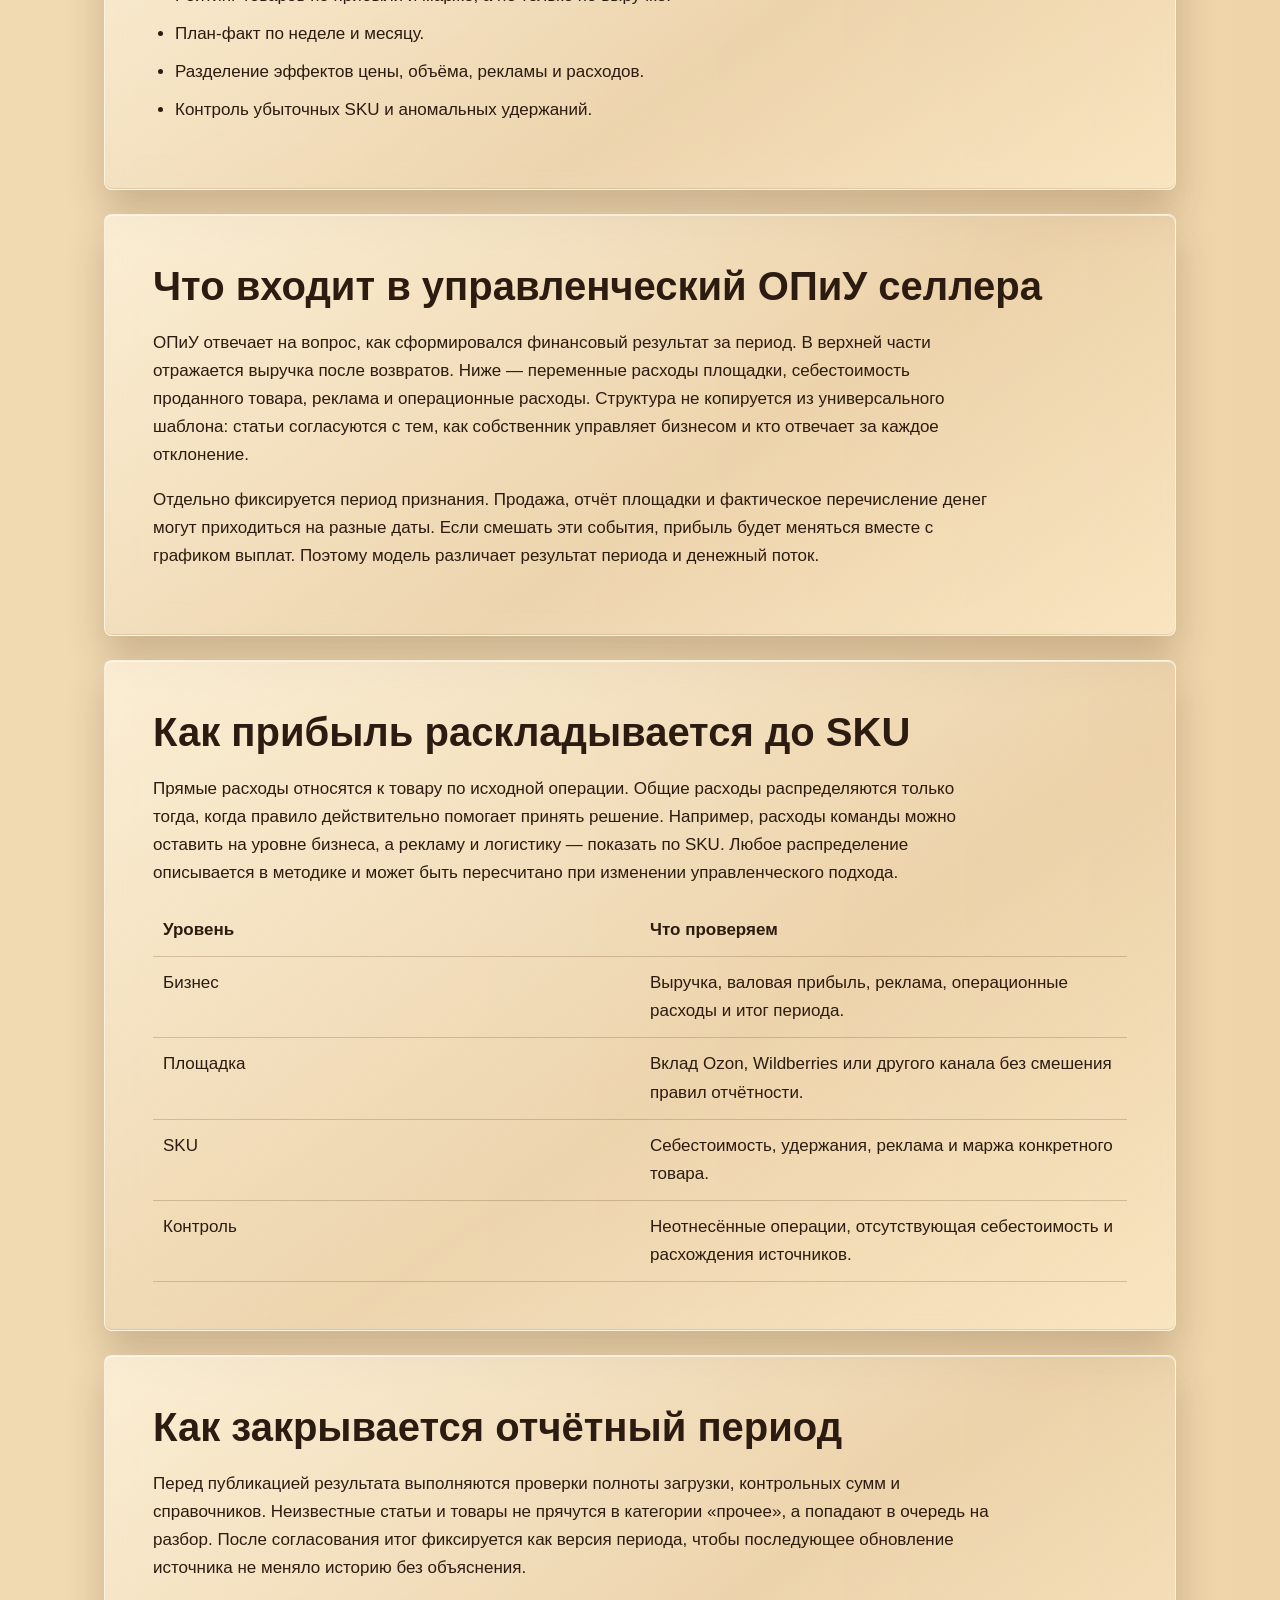
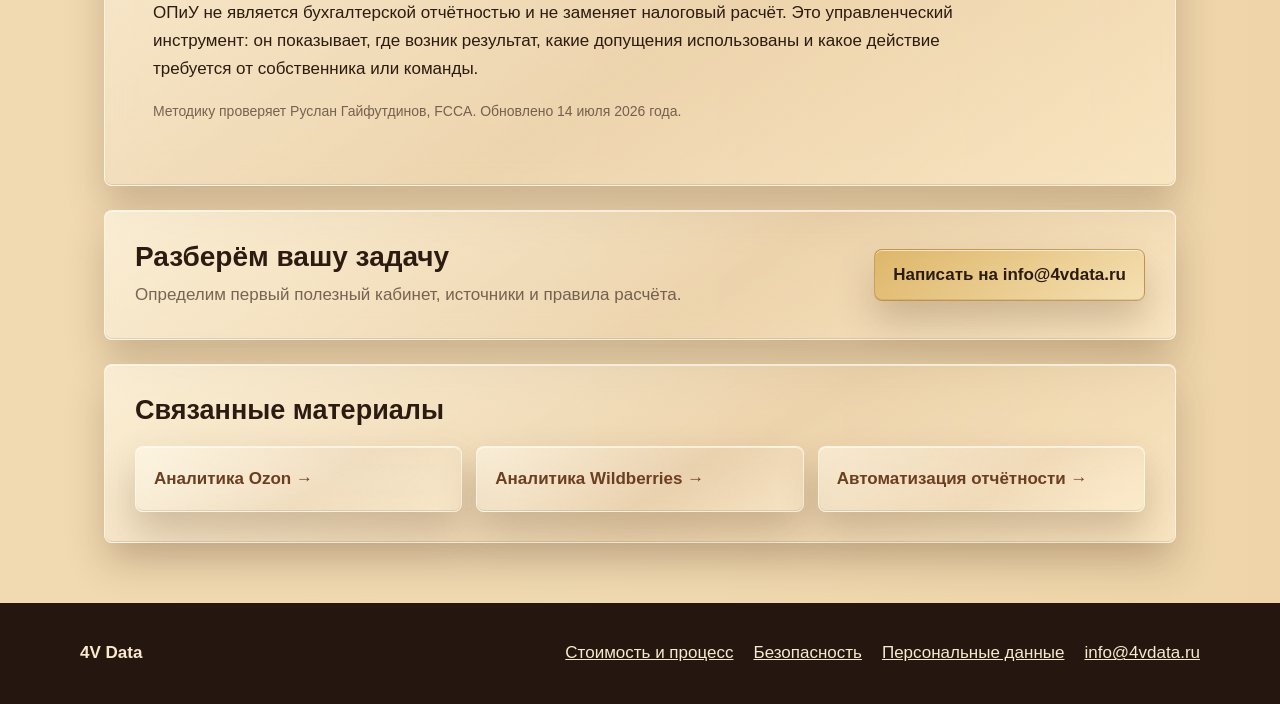
<file: pribyl-i-opiu-sellera/index.html>
<!doctype html>
<html lang='ru'><head><meta charset='utf-8'><meta name='viewport' content='width=device-width,initial-scale=1'>
<title>Прибыль и ОПиУ селлера маркетплейсов | 4V Data</title><meta name='description' content='Управленческий ОПиУ селлера: прибыль по артикулам, площадкам и периодам с учётом комиссий, логистики, возвратов и рекламы.'><meta name='robots' content='index,follow'>
<link rel='canonical' href='https://4vdata.ru/pribyl-i-opiu-sellera/'><meta property='og:type' content='website'><meta property='og:locale' content='ru_RU'><meta property='og:site_name' content='4V Data'><meta property='og:title' content='Прибыль и ОПиУ селлера маркетплейсов | 4V Data'><meta property='og:description' content='Управленческий ОПиУ селлера: прибыль по артикулам, площадкам и периодам с учётом комиссий, логистики, возвратов и рекламы.'><meta property='og:url' content='https://4vdata.ru/pribyl-i-opiu-sellera/'><meta property='og:image' content='https://4vdata.ru/assets/og-4vdata.jpg'><meta name='twitter:card' content='summary_large_image'>
<link rel='icon' href='/assets/logo-mark.svg' type='image/svg+xml'><link rel='stylesheet' href='/assets/seo-pages.css?v=20260714-content2'><script type='application/ld+json'>{"@context":"https://schema.org","@graph":[{"@type":"BreadcrumbList","itemListElement":[{"@type":"ListItem","position":1,"name":"Главная","item":"https://4vdata.ru/"},{"@type":"ListItem","position":2,"name":"Прибыль и ОПиУ селлера без ручной склейки отчётов","item":"https://4vdata.ru/pribyl-i-opiu-sellera/"}]},{"@type":"Service","name":"Прибыль и ОПиУ селлера без ручной склейки отчётов","description":"Управленческий ОПиУ селлера: прибыль по артикулам, площадкам и периодам с учётом комиссий, логистики, возвратов и рекламы.","url":"https://4vdata.ru/pribyl-i-opiu-sellera/","provider":{"@id":"https://4vdata.ru/#organization"},"areaServed":"RU","audience":{"@type":"BusinessAudience","audienceType":"Селлеры маркетплейсов"}}]}</script><!-- Yandex.Metrika counter --><script>(function(m,e,t,r,i,k,a){m[i]=m[i]||function(){(m[i].a=m[i].a||[]).push(arguments)};m[i].l=1*new Date();for(var j=0;j<document.scripts.length;j++){if(document.scripts[j].src===r)return}k=e.createElement(t),a=e.getElementsByTagName(t)[0],k.async=1,k.src=r,a.parentNode.insertBefore(k,a)})(window,document,'script','https://mc.yandex.ru/metrika/tag.js?id=110597182','ym');ym(110597182,'init',{ssr:true,webvisor:true,clickmap:true,accurateTrackBounce:true,trackLinks:true});</script><!-- /Yandex.Metrika counter --></head>
<body><a class='skip' href='#content'>К содержанию</a><noscript><div><img src='https://mc.yandex.ru/watch/110597182' style='position:absolute;left:-9999px' alt=''></div></noscript>
<header class='seo-header'><a class='seo-brand' href='/'><img src='/assets/logo-mark.svg' width='42' height='42' alt=''><span>4V Data</span></a><nav class='seo-nav' aria-label='Основная навигация'><a href='/analitika-ozon/'>Ozon</a><a href='/analitika-wildberries/'>Wildberries</a><a href='/keisy/individualnaya-analitika-sellera/'>Кейс</a><a href='/o-kompanii/'>О компании</a></nav><a class='seo-cta' href='/#contact' data-goal='cta_contact'>Обсудить задачу</a></header>
<nav class='breadcrumb' aria-label='Хлебные крошки'><ol><li><a href='/'>Главная</a></li><li aria-current='page'>Прибыль и ОПиУ селлера без ручной склейки отчётов</li></ol></nav>
<main class='page' id='content'><section class='page-hero'><p class='eyebrow'>Финансовая аналитика</p><h1>Прибыль и ОПиУ селлера без ручной склейки отчётов</h1><p class='lead'>Строим понятную модель прибыли: от продаж до операционного результата. Все статьи определены, цифры сверяются с источниками, а детализация позволяет найти причину отклонения.</p><div class='hero-actions'><a class='button' href='/#contact' data-goal='cta_contact'>Обсудить задачу</a><a class='button secondary' href='/ozon-seller-dashboard-demo.html' data-goal='open_demo'>Открыть демонстрацию</a></div></section><section class='content-section'><h2>Что считаем</h2><div class='grid'><article class='card'><h3>Валовая прибыль</h3><p>Выручка после возвратов минус себестоимость реализованных товаров.</p></article><article class='card'><h3>Маржинальный результат</h3><p>Комиссии, логистика, хранение, эквайринг, реклама и другие переменные расходы.</p></article><article class='card'><h3>Операционная прибыль</h3><p>Распределяемые постоянные расходы и управленческие корректировки по согласованной методике.</p></article></div></section><section class='content-section'><h2>Почему цифры расходятся</h2><p>Разница обычно возникает не из-за одной формулы, а из-за дат признания, возвратов, корректировок, разных справочников себестоимости и неполного набора удержаний. Поэтому до визуализации мы составляем реестр источников и определений показателей.</p><p>В кабинете сохраняется путь от итогового показателя к деталям. Это сокращает спор о цифрах и помогает быстро увидеть конкретную статью, товар или период, где появилось отклонение.</p></section><section class='content-section'><h2>Результат для управления</h2><ul class='checklist'><li>Рейтинг товаров по прибыли и марже, а не только по выручке.</li><li>План-факт по неделе и месяцу.</li><li>Разделение эффектов цены, объёма, рекламы и расходов.</li><li>Контроль убыточных SKU и аномальных удержаний.</li></ul></section><section class='content-section' data-expanded='20260714'><h2>Что входит в управленческий ОПиУ селлера</h2><p>ОПиУ отвечает на вопрос, как сформировался финансовый результат за период. В верхней части отражается выручка после возвратов. Ниже — переменные расходы площадки, себестоимость проданного товара, реклама и операционные расходы. Структура не копируется из универсального шаблона: статьи согласуются с тем, как собственник управляет бизнесом и кто отвечает за каждое отклонение.</p><p>Отдельно фиксируется период признания. Продажа, отчёт площадки и фактическое перечисление денег могут приходиться на разные даты. Если смешать эти события, прибыль будет меняться вместе с графиком выплат. Поэтому модель различает результат периода и денежный поток.</p></section><section class='content-section'><h2>Как прибыль раскладывается до SKU</h2><p>Прямые расходы относятся к товару по исходной операции. Общие расходы распределяются только тогда, когда правило действительно помогает принять решение. Например, расходы команды можно оставить на уровне бизнеса, а рекламу и логистику — показать по SKU. Любое распределение описывается в методике и может быть пересчитано при изменении управленческого подхода.</p><table class='legal-table'><tr><th>Уровень</th><th>Что проверяем</th></tr><tr><td>Бизнес</td><td>Выручка, валовая прибыль, реклама, операционные расходы и итог периода.</td></tr><tr><td>Площадка</td><td>Вклад Ozon, Wildberries или другого канала без смешения правил отчётности.</td></tr><tr><td>SKU</td><td>Себестоимость, удержания, реклама и маржа конкретного товара.</td></tr><tr><td>Контроль</td><td>Неотнесённые операции, отсутствующая себестоимость и расхождения источников.</td></tr></table></section><section class='content-section'><h2>Как закрывается отчётный период</h2><p>Перед публикацией результата выполняются проверки полноты загрузки, контрольных сумм и справочников. Неизвестные статьи и товары не прячутся в категории «прочее», а попадают в очередь на разбор. После согласования итог фиксируется как версия периода, чтобы последующее обновление источника не меняло историю без объяснения.</p><p>ОПиУ не является бухгалтерской отчётностью и не заменяет налоговый расчёт. Это управленческий инструмент: он показывает, где возник результат, какие допущения использованы и какое действие требуется от собственника или команды.</p><p class='source-note'>Методику проверяет Руслан Гайфутдинов, FCCA. Обновлено 14 июля 2026 года.</p></section><section class='page-cta'><div><h2>Разберём вашу задачу</h2><p>Определим первый полезный кабинет, источники и правила расчёта.</p></div><a class='button' href='mailto:info@4vdata.ru?subject=Аналитика%20селлера'>Написать на info@4vdata.ru</a></section><section class='related'><h2>Связанные материалы</h2><div class='related-grid'><a href='/analitika-ozon/'>Аналитика Ozon<span aria-hidden='true'> →</span></a><a href='/analitika-wildberries/'>Аналитика Wildberries<span aria-hidden='true'> →</span></a><a href='/avtomatizaciya-otchetnosti/'>Автоматизация отчётности<span aria-hidden='true'> →</span></a></div></section></main>
<footer class='seo-footer'><div class='seo-footer-inner'><strong>4V Data</strong><a href='/stoimost-i-process/'>Стоимость и процесс</a><a href='/bezopasnost-dannyh/'>Безопасность</a><a href='/privacy/'>Персональные данные</a><a href='mailto:info@4vdata.ru'>info@4vdata.ru</a></div></footer><script src='/assets/site.js?v=20260714' defer></script></body></html>
</file>
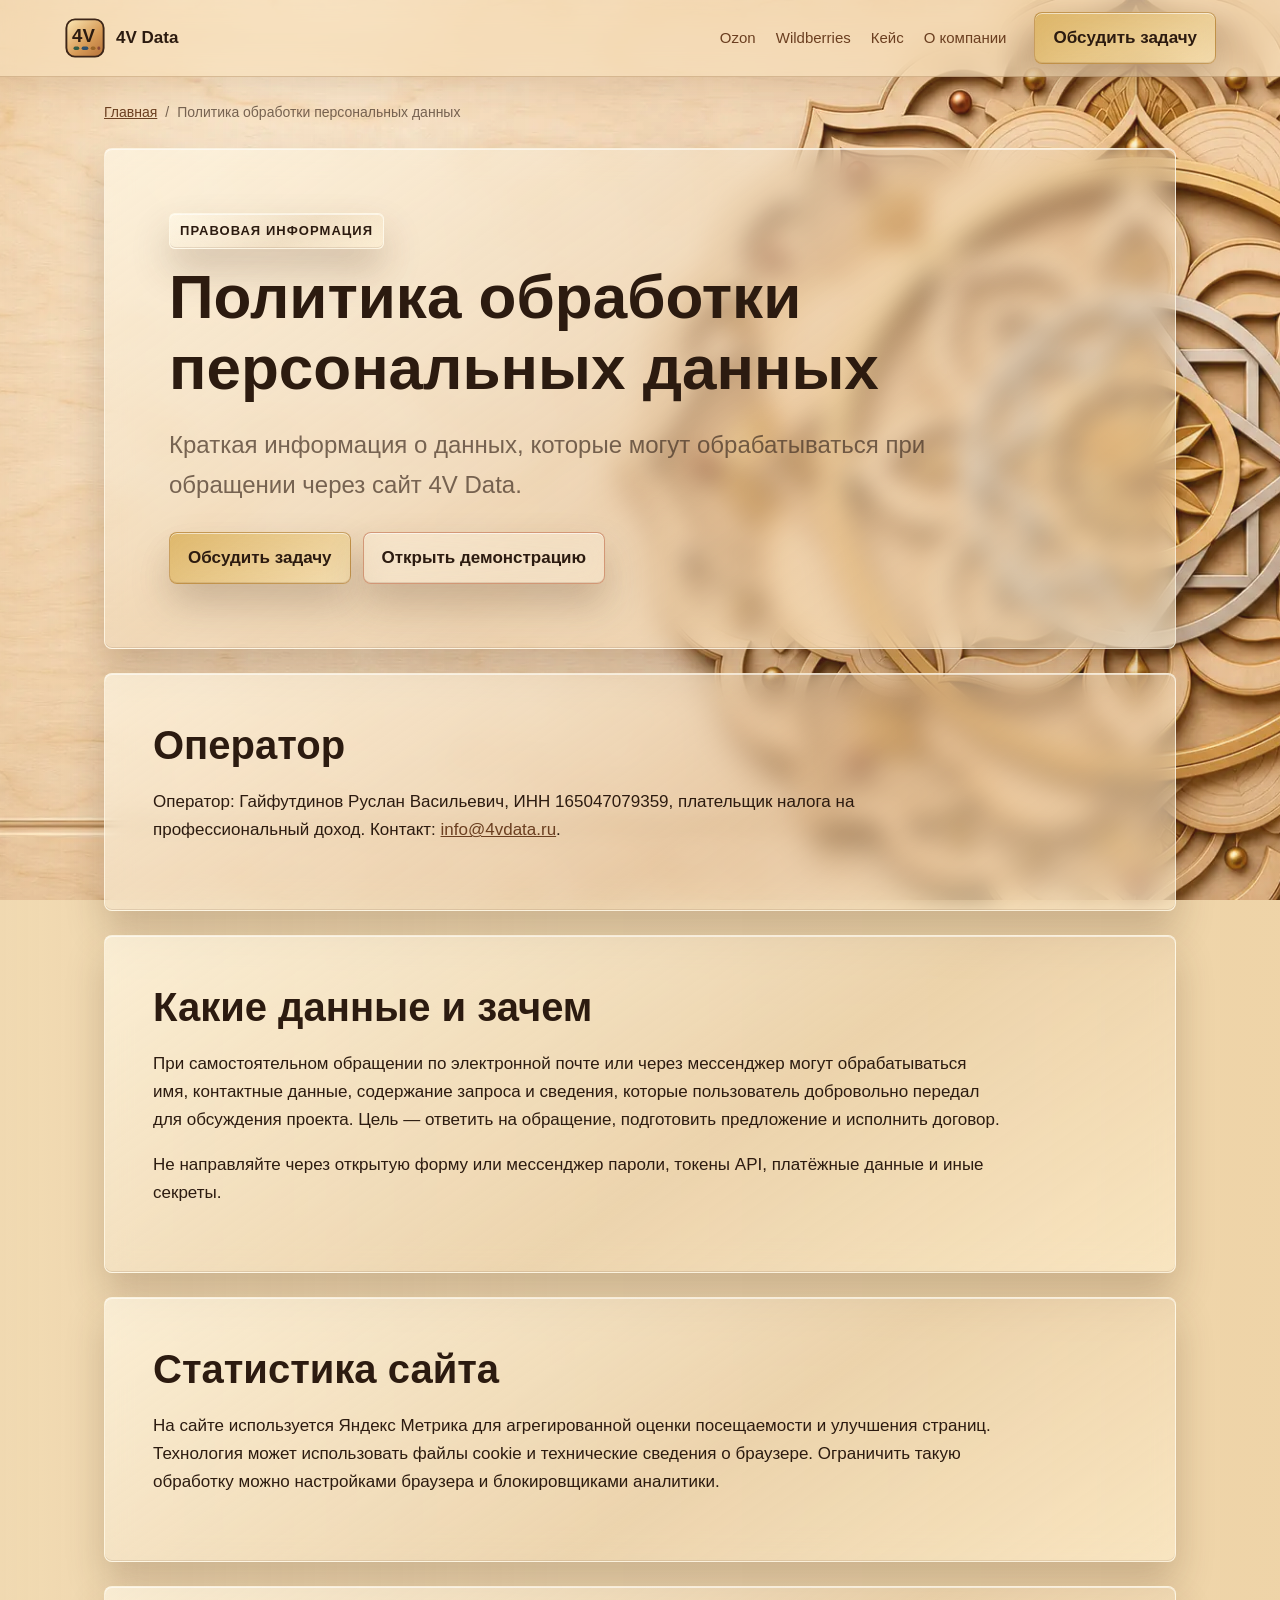
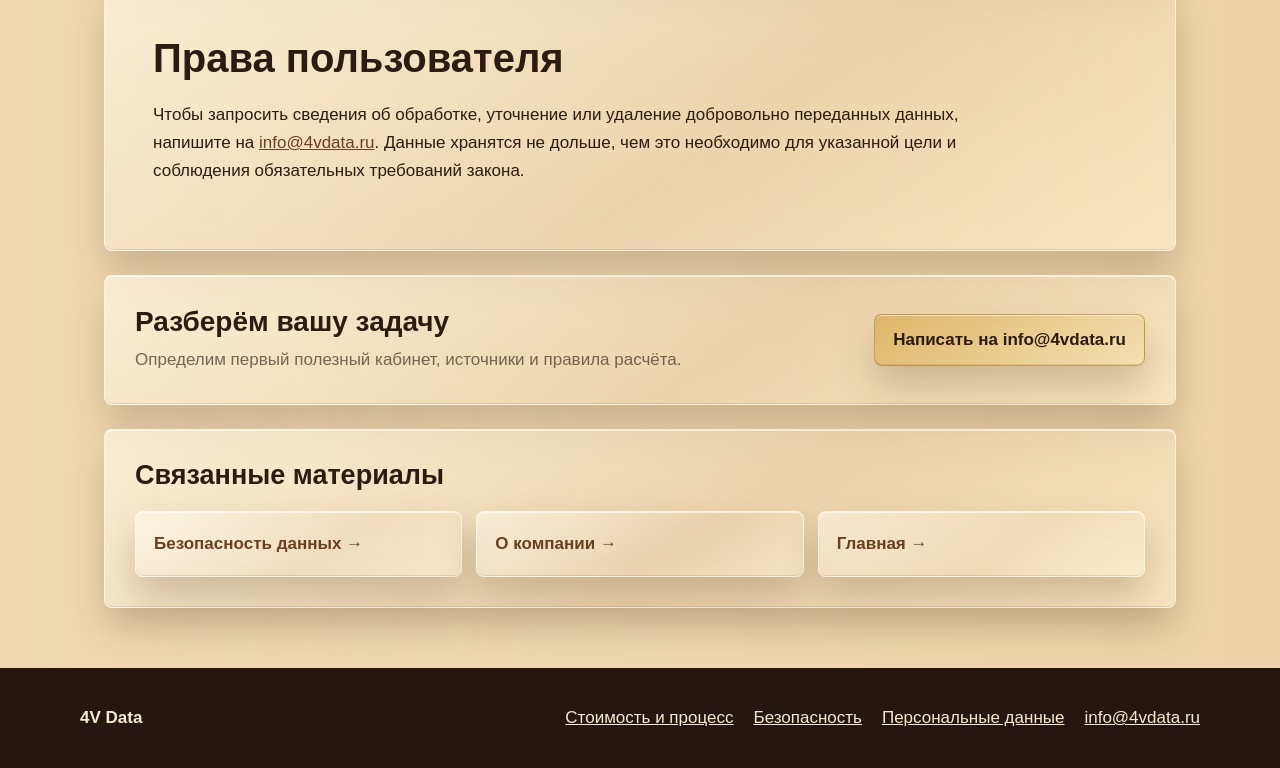
<file: privacy/index.html>
<!doctype html>
<html lang='ru'><head><meta charset='utf-8'><meta name='viewport' content='width=device-width,initial-scale=1'>
<title>Политика обработки персональных данных | 4V Data</title><meta name='description' content='Информация об обработке персональных данных на сайте 4V Data.'><meta name='robots' content='noindex,follow'>
<link rel='canonical' href='https://4vdata.ru/privacy/'><meta property='og:type' content='website'><meta property='og:locale' content='ru_RU'><meta property='og:site_name' content='4V Data'><meta property='og:title' content='Политика обработки персональных данных | 4V Data'><meta property='og:description' content='Информация об обработке персональных данных на сайте 4V Data.'><meta property='og:url' content='https://4vdata.ru/privacy/'><meta property='og:image' content='https://4vdata.ru/assets/og-4vdata.jpg'><meta name='twitter:card' content='summary_large_image'>
<link rel='icon' href='/assets/logo-mark.svg' type='image/svg+xml'><link rel='stylesheet' href='/assets/seo-pages.css?v=20260714-inner-card-backing'><script type='application/ld+json'>{"@context":"https://schema.org","@graph":[{"@type":"BreadcrumbList","itemListElement":[{"@type":"ListItem","position":1,"name":"Главная","item":"https://4vdata.ru/"},{"@type":"ListItem","position":2,"name":"Политика обработки персональных данных","item":"https://4vdata.ru/privacy/"}]},{"@type":"Service","name":"Политика обработки персональных данных","description":"Информация об обработке персональных данных на сайте 4V Data.","url":"https://4vdata.ru/privacy/","provider":{"@id":"https://4vdata.ru/#organization"},"areaServed":"RU","audience":{"@type":"BusinessAudience","audienceType":"Селлеры маркетплейсов"}}]}</script><!-- Yandex.Metrika counter --><script>(function(m,e,t,r,i,k,a){m[i]=m[i]||function(){(m[i].a=m[i].a||[]).push(arguments)};m[i].l=1*new Date();for(var j=0;j<document.scripts.length;j++){if(document.scripts[j].src===r)return}k=e.createElement(t),a=e.getElementsByTagName(t)[0],k.async=1,k.src=r,a.parentNode.insertBefore(k,a)})(window,document,'script','https://mc.yandex.ru/metrika/tag.js?id=110597182','ym');ym(110597182,'init',{ssr:true,webvisor:true,clickmap:true,accurateTrackBounce:true,trackLinks:true});</script><!-- /Yandex.Metrika counter --></head>
<body><a class='skip' href='#content'>К содержанию</a><noscript><div><img src='https://mc.yandex.ru/watch/110597182' style='position:absolute;left:-9999px' alt=''></div></noscript>
<header class='seo-header'><a class='seo-brand' href='/'><img src='/assets/logo-mark.svg' width='42' height='42' alt=''><span>4V Data</span></a><nav class='seo-nav' aria-label='Основная навигация'><a href='/analitika-ozon/'>Ozon</a><a href='/analitika-wildberries/'>Wildberries</a><a href='/keisy/individualnaya-analitika-sellera/'>Кейс</a><a href='/o-kompanii/'>О компании</a></nav><a class='seo-cta' href='/#contact' data-goal='cta_contact'>Обсудить задачу</a></header>
<nav class='breadcrumb' aria-label='Хлебные крошки'><ol><li><a href='/'>Главная</a></li><li aria-current='page'>Политика обработки персональных данных</li></ol></nav>
<main class='page' id='content'><section class='page-hero'><p class='eyebrow'>Правовая информация</p><h1>Политика обработки персональных данных</h1><p class='lead'>Краткая информация о данных, которые могут обрабатываться при обращении через сайт 4V Data.</p><div class='hero-actions'><a class='button' href='/#contact' data-goal='cta_contact'>Обсудить задачу</a><a class='button secondary' href='/ozon-seller-dashboard-demo.html' data-goal='open_demo'>Открыть демонстрацию</a></div></section><section class='content-section'><h2>Оператор</h2><p>Оператор: Гайфутдинов Руслан Васильевич, ИНН 165047079359, плательщик налога на профессиональный доход. Контакт: <a href='mailto:info@4vdata.ru'>info@4vdata.ru</a>.</p></section><section class='content-section'><h2>Какие данные и зачем</h2><p>При самостоятельном обращении по электронной почте или через мессенджер могут обрабатываться имя, контактные данные, содержание запроса и сведения, которые пользователь добровольно передал для обсуждения проекта. Цель — ответить на обращение, подготовить предложение и исполнить договор.</p><p>Не направляйте через открытую форму или мессенджер пароли, токены API, платёжные данные и иные секреты.</p></section><section class='content-section'><h2>Статистика сайта</h2><p>На сайте используется Яндекс Метрика для агрегированной оценки посещаемости и улучшения страниц. Технология может использовать файлы cookie и технические сведения о браузере. Ограничить такую обработку можно настройками браузера и блокировщиками аналитики.</p></section><section class='content-section'><h2>Права пользователя</h2><p>Чтобы запросить сведения об обработке, уточнение или удаление добровольно переданных данных, напишите на <a href='mailto:info@4vdata.ru'>info@4vdata.ru</a>. Данные хранятся не дольше, чем это необходимо для указанной цели и соблюдения обязательных требований закона.</p></section><section class='page-cta'><div><h2>Разберём вашу задачу</h2><p>Определим первый полезный кабинет, источники и правила расчёта.</p></div><a class='button' href='mailto:info@4vdata.ru?subject=Аналитика%20селлера'>Написать на info@4vdata.ru</a></section><section class='related'><h2>Связанные материалы</h2><div class='related-grid'><a href='/bezopasnost-dannyh/'>Безопасность данных<span aria-hidden='true'> →</span></a><a href='/o-kompanii/'>О компании<span aria-hidden='true'> →</span></a><a href='/'>Главная<span aria-hidden='true'> →</span></a></div></section></main>
<footer class='seo-footer'><div class='seo-footer-inner'><strong>4V Data</strong><a href='/stoimost-i-process/'>Стоимость и процесс</a><a href='/bezopasnost-dannyh/'>Безопасность</a><a href='/privacy/'>Персональные данные</a><a href='mailto:info@4vdata.ru'>info@4vdata.ru</a></div></footer><script src='/assets/site.js?v=20260714' defer></script></body></html>
</file>
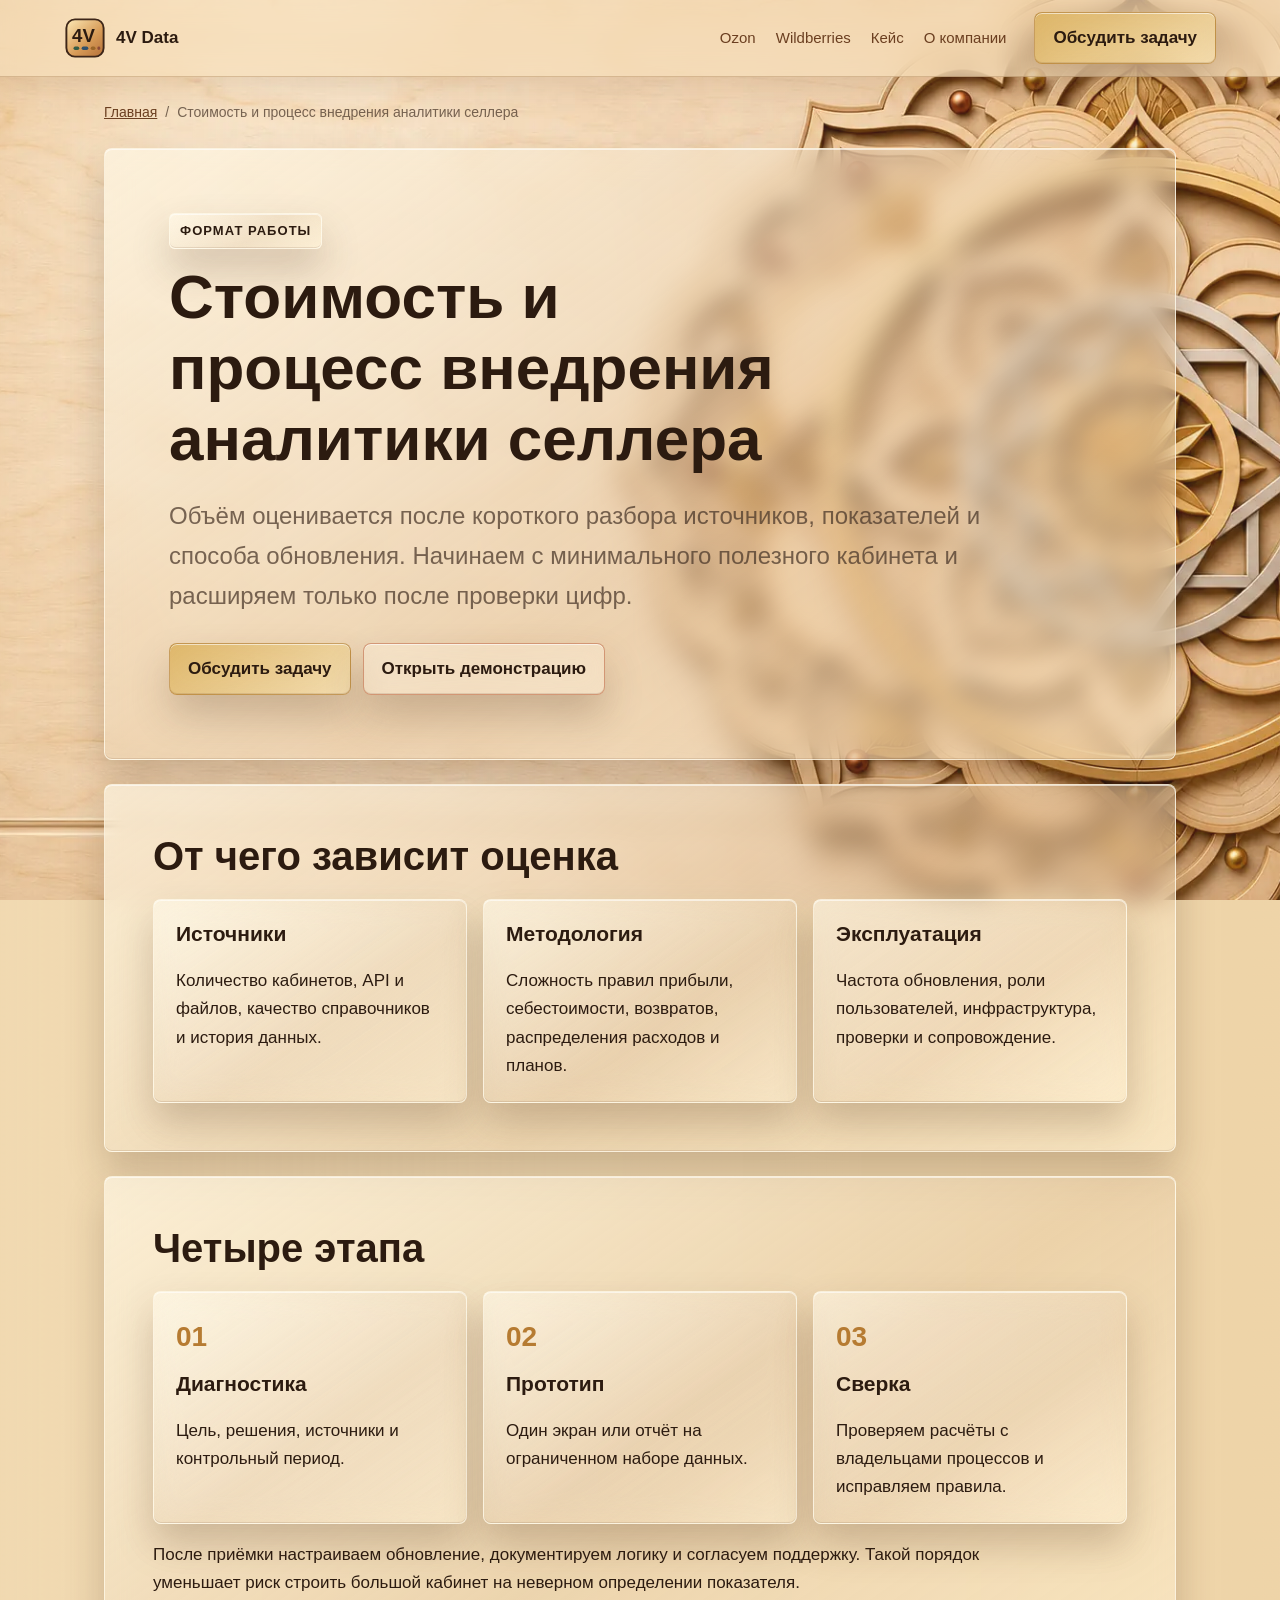
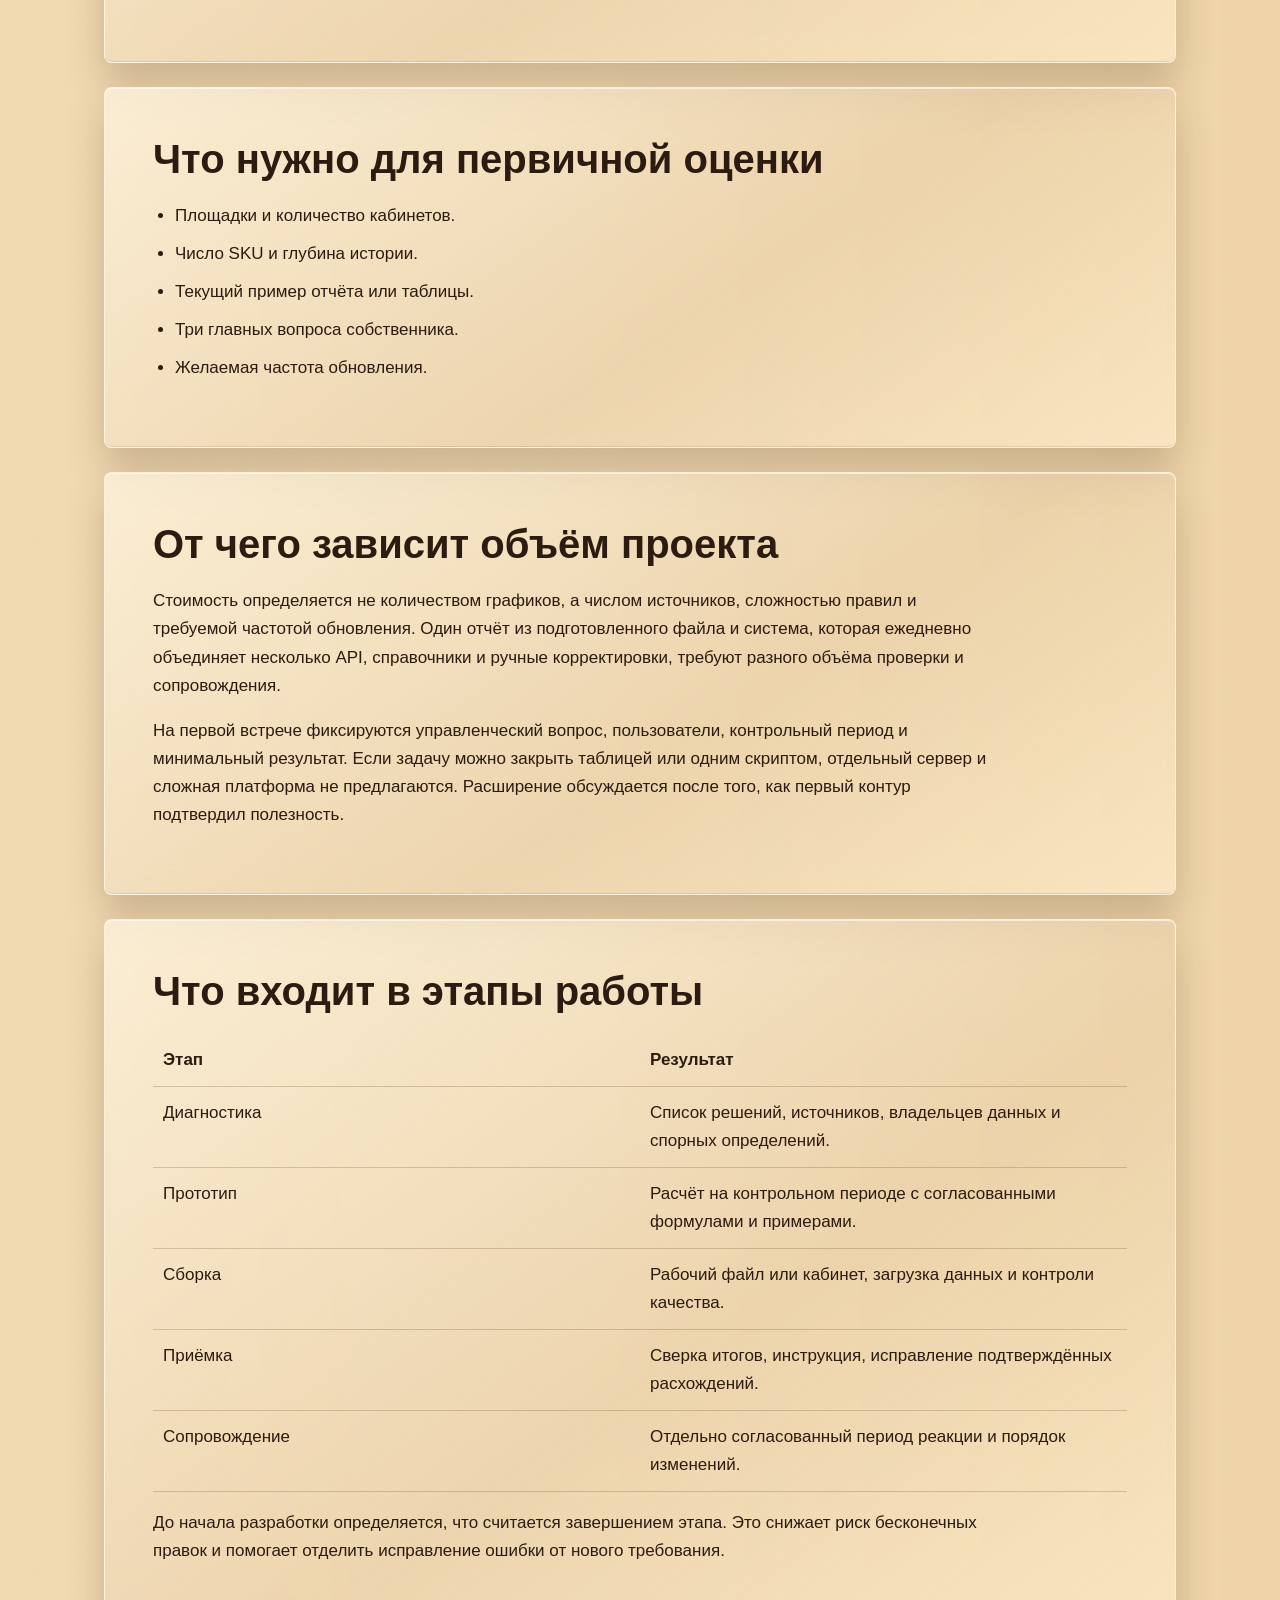
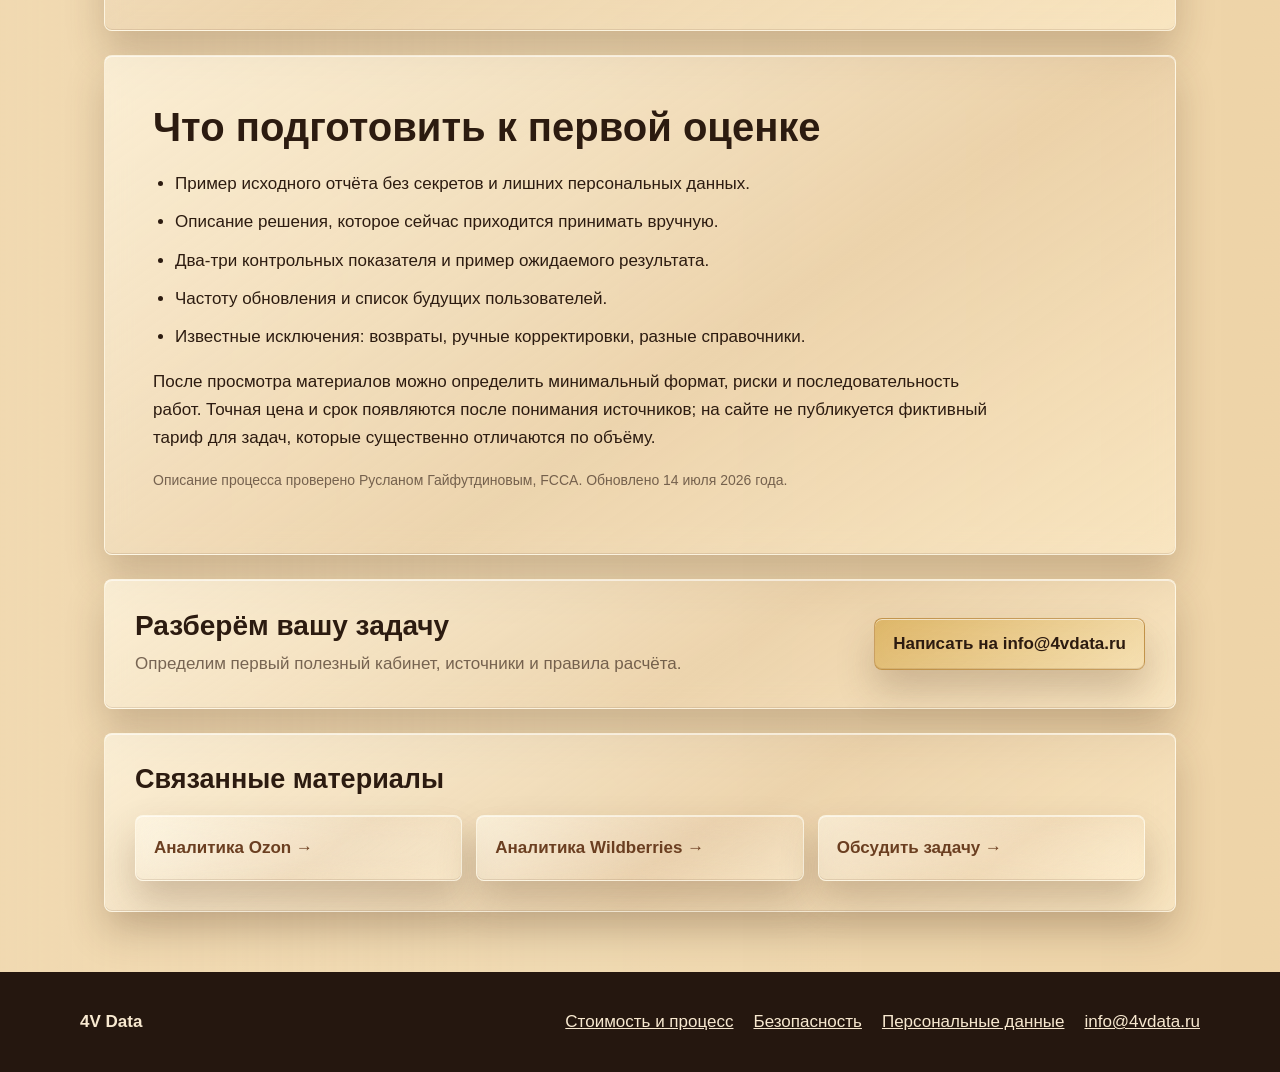
<file: stoimost-i-process/index.html>
<!doctype html>
<html lang='ru'><head><meta charset='utf-8'><meta name='viewport' content='width=device-width,initial-scale=1'>
<title>Стоимость и процесс внедрения аналитики | 4V Data</title><meta name='description' content='Как проходит разработка индивидуальной аналитики селлера: обследование, прототип, проверка, запуск и сопровождение.'><meta name='robots' content='index,follow'>
<link rel='canonical' href='https://4vdata.ru/stoimost-i-process/'><meta property='og:type' content='website'><meta property='og:locale' content='ru_RU'><meta property='og:site_name' content='4V Data'><meta property='og:title' content='Стоимость и процесс внедрения аналитики | 4V Data'><meta property='og:description' content='Как проходит разработка индивидуальной аналитики селлера: обследование, прототип, проверка, запуск и сопровождение.'><meta property='og:url' content='https://4vdata.ru/stoimost-i-process/'><meta property='og:image' content='https://4vdata.ru/assets/og-4vdata.jpg'><meta name='twitter:card' content='summary_large_image'>
<link rel='icon' href='/assets/logo-mark.svg' type='image/svg+xml'><link rel='stylesheet' href='/assets/seo-pages.css?v=20260714-content2'><script type='application/ld+json'>{"@context":"https://schema.org","@graph":[{"@type":"BreadcrumbList","itemListElement":[{"@type":"ListItem","position":1,"name":"Главная","item":"https://4vdata.ru/"},{"@type":"ListItem","position":2,"name":"Стоимость и процесс внедрения аналитики селлера","item":"https://4vdata.ru/stoimost-i-process/"}]},{"@type":"Service","name":"Стоимость и процесс внедрения аналитики селлера","description":"Как проходит разработка индивидуальной аналитики селлера: обследование, прототип, проверка, запуск и сопровождение.","url":"https://4vdata.ru/stoimost-i-process/","provider":{"@id":"https://4vdata.ru/#organization"},"areaServed":"RU","audience":{"@type":"BusinessAudience","audienceType":"Селлеры маркетплейсов"}}]}</script><!-- Yandex.Metrika counter --><script>(function(m,e,t,r,i,k,a){m[i]=m[i]||function(){(m[i].a=m[i].a||[]).push(arguments)};m[i].l=1*new Date();for(var j=0;j<document.scripts.length;j++){if(document.scripts[j].src===r)return}k=e.createElement(t),a=e.getElementsByTagName(t)[0],k.async=1,k.src=r,a.parentNode.insertBefore(k,a)})(window,document,'script','https://mc.yandex.ru/metrika/tag.js?id=110597182','ym');ym(110597182,'init',{ssr:true,webvisor:true,clickmap:true,accurateTrackBounce:true,trackLinks:true});</script><!-- /Yandex.Metrika counter --></head>
<body><a class='skip' href='#content'>К содержанию</a><noscript><div><img src='https://mc.yandex.ru/watch/110597182' style='position:absolute;left:-9999px' alt=''></div></noscript>
<header class='seo-header'><a class='seo-brand' href='/'><img src='/assets/logo-mark.svg' width='42' height='42' alt=''><span>4V Data</span></a><nav class='seo-nav' aria-label='Основная навигация'><a href='/analitika-ozon/'>Ozon</a><a href='/analitika-wildberries/'>Wildberries</a><a href='/keisy/individualnaya-analitika-sellera/'>Кейс</a><a href='/o-kompanii/'>О компании</a></nav><a class='seo-cta' href='/#contact' data-goal='cta_contact'>Обсудить задачу</a></header>
<nav class='breadcrumb' aria-label='Хлебные крошки'><ol><li><a href='/'>Главная</a></li><li aria-current='page'>Стоимость и процесс внедрения аналитики селлера</li></ol></nav>
<main class='page' id='content'><section class='page-hero'><p class='eyebrow'>Формат работы</p><h1>Стоимость и процесс внедрения аналитики селлера</h1><p class='lead'>Объём оценивается после короткого разбора источников, показателей и способа обновления. Начинаем с минимального полезного кабинета и расширяем только после проверки цифр.</p><div class='hero-actions'><a class='button' href='/#contact' data-goal='cta_contact'>Обсудить задачу</a><a class='button secondary' href='/ozon-seller-dashboard-demo.html' data-goal='open_demo'>Открыть демонстрацию</a></div></section><section class='content-section'><h2>От чего зависит оценка</h2><div class='grid'><article class='card'><h3>Источники</h3><p>Количество кабинетов, API и файлов, качество справочников и история данных.</p></article><article class='card'><h3>Методология</h3><p>Сложность правил прибыли, себестоимости, возвратов, распределения расходов и планов.</p></article><article class='card'><h3>Эксплуатация</h3><p>Частота обновления, роли пользователей, инфраструктура, проверки и сопровождение.</p></article></div></section><section class='content-section'><h2>Четыре этапа</h2><div class='grid steps'><article class='card'><h3>Диагностика</h3><p>Цель, решения, источники и контрольный период.</p></article><article class='card'><h3>Прототип</h3><p>Один экран или отчёт на ограниченном наборе данных.</p></article><article class='card'><h3>Сверка</h3><p>Проверяем расчёты с владельцами процессов и исправляем правила.</p></article></div><p>После приёмки настраиваем обновление, документируем логику и согласуем поддержку. Такой порядок уменьшает риск строить большой кабинет на неверном определении показателя.</p></section><section class='content-section'><h2>Что нужно для первичной оценки</h2><ul class='checklist'><li>Площадки и количество кабинетов.</li><li>Число SKU и глубина истории.</li><li>Текущий пример отчёта или таблицы.</li><li>Три главных вопроса собственника.</li><li>Желаемая частота обновления.</li></ul></section><section class='content-section' data-expanded='20260714'><h2>От чего зависит объём проекта</h2><p>Стоимость определяется не количеством графиков, а числом источников, сложностью правил и требуемой частотой обновления. Один отчёт из подготовленного файла и система, которая ежедневно объединяет несколько API, справочники и ручные корректировки, требуют разного объёма проверки и сопровождения.</p><p>На первой встрече фиксируются управленческий вопрос, пользователи, контрольный период и минимальный результат. Если задачу можно закрыть таблицей или одним скриптом, отдельный сервер и сложная платформа не предлагаются. Расширение обсуждается после того, как первый контур подтвердил полезность.</p></section><section class='content-section'><h2>Что входит в этапы работы</h2><table class='legal-table'><tr><th>Этап</th><th>Результат</th></tr><tr><td>Диагностика</td><td>Список решений, источников, владельцев данных и спорных определений.</td></tr><tr><td>Прототип</td><td>Расчёт на контрольном периоде с согласованными формулами и примерами.</td></tr><tr><td>Сборка</td><td>Рабочий файл или кабинет, загрузка данных и контроли качества.</td></tr><tr><td>Приёмка</td><td>Сверка итогов, инструкция, исправление подтверждённых расхождений.</td></tr><tr><td>Сопровождение</td><td>Отдельно согласованный период реакции и порядок изменений.</td></tr></table><p>До начала разработки определяется, что считается завершением этапа. Это снижает риск бесконечных правок и помогает отделить исправление ошибки от нового требования.</p></section><section class='content-section'><h2>Что подготовить к первой оценке</h2><ul class='checklist'><li>Пример исходного отчёта без секретов и лишних персональных данных.</li><li>Описание решения, которое сейчас приходится принимать вручную.</li><li>Два-три контрольных показателя и пример ожидаемого результата.</li><li>Частоту обновления и список будущих пользователей.</li><li>Известные исключения: возвраты, ручные корректировки, разные справочники.</li></ul><p>После просмотра материалов можно определить минимальный формат, риски и последовательность работ. Точная цена и срок появляются после понимания источников; на сайте не публикуется фиктивный тариф для задач, которые существенно отличаются по объёму.</p><p class='source-note'>Описание процесса проверено Русланом Гайфутдиновым, FCCA. Обновлено 14 июля 2026 года.</p></section><section class='page-cta'><div><h2>Разберём вашу задачу</h2><p>Определим первый полезный кабинет, источники и правила расчёта.</p></div><a class='button' href='mailto:info@4vdata.ru?subject=Аналитика%20селлера'>Написать на info@4vdata.ru</a></section><section class='related'><h2>Связанные материалы</h2><div class='related-grid'><a href='/analitika-ozon/'>Аналитика Ozon<span aria-hidden='true'> →</span></a><a href='/analitika-wildberries/'>Аналитика Wildberries<span aria-hidden='true'> →</span></a><a href='/#contact'>Обсудить задачу<span aria-hidden='true'> →</span></a></div></section></main>
<footer class='seo-footer'><div class='seo-footer-inner'><strong>4V Data</strong><a href='/stoimost-i-process/'>Стоимость и процесс</a><a href='/bezopasnost-dannyh/'>Безопасность</a><a href='/privacy/'>Персональные данные</a><a href='mailto:info@4vdata.ru'>info@4vdata.ru</a></div></footer><script src='/assets/site.js?v=20260714' defer></script></body></html>
</file>
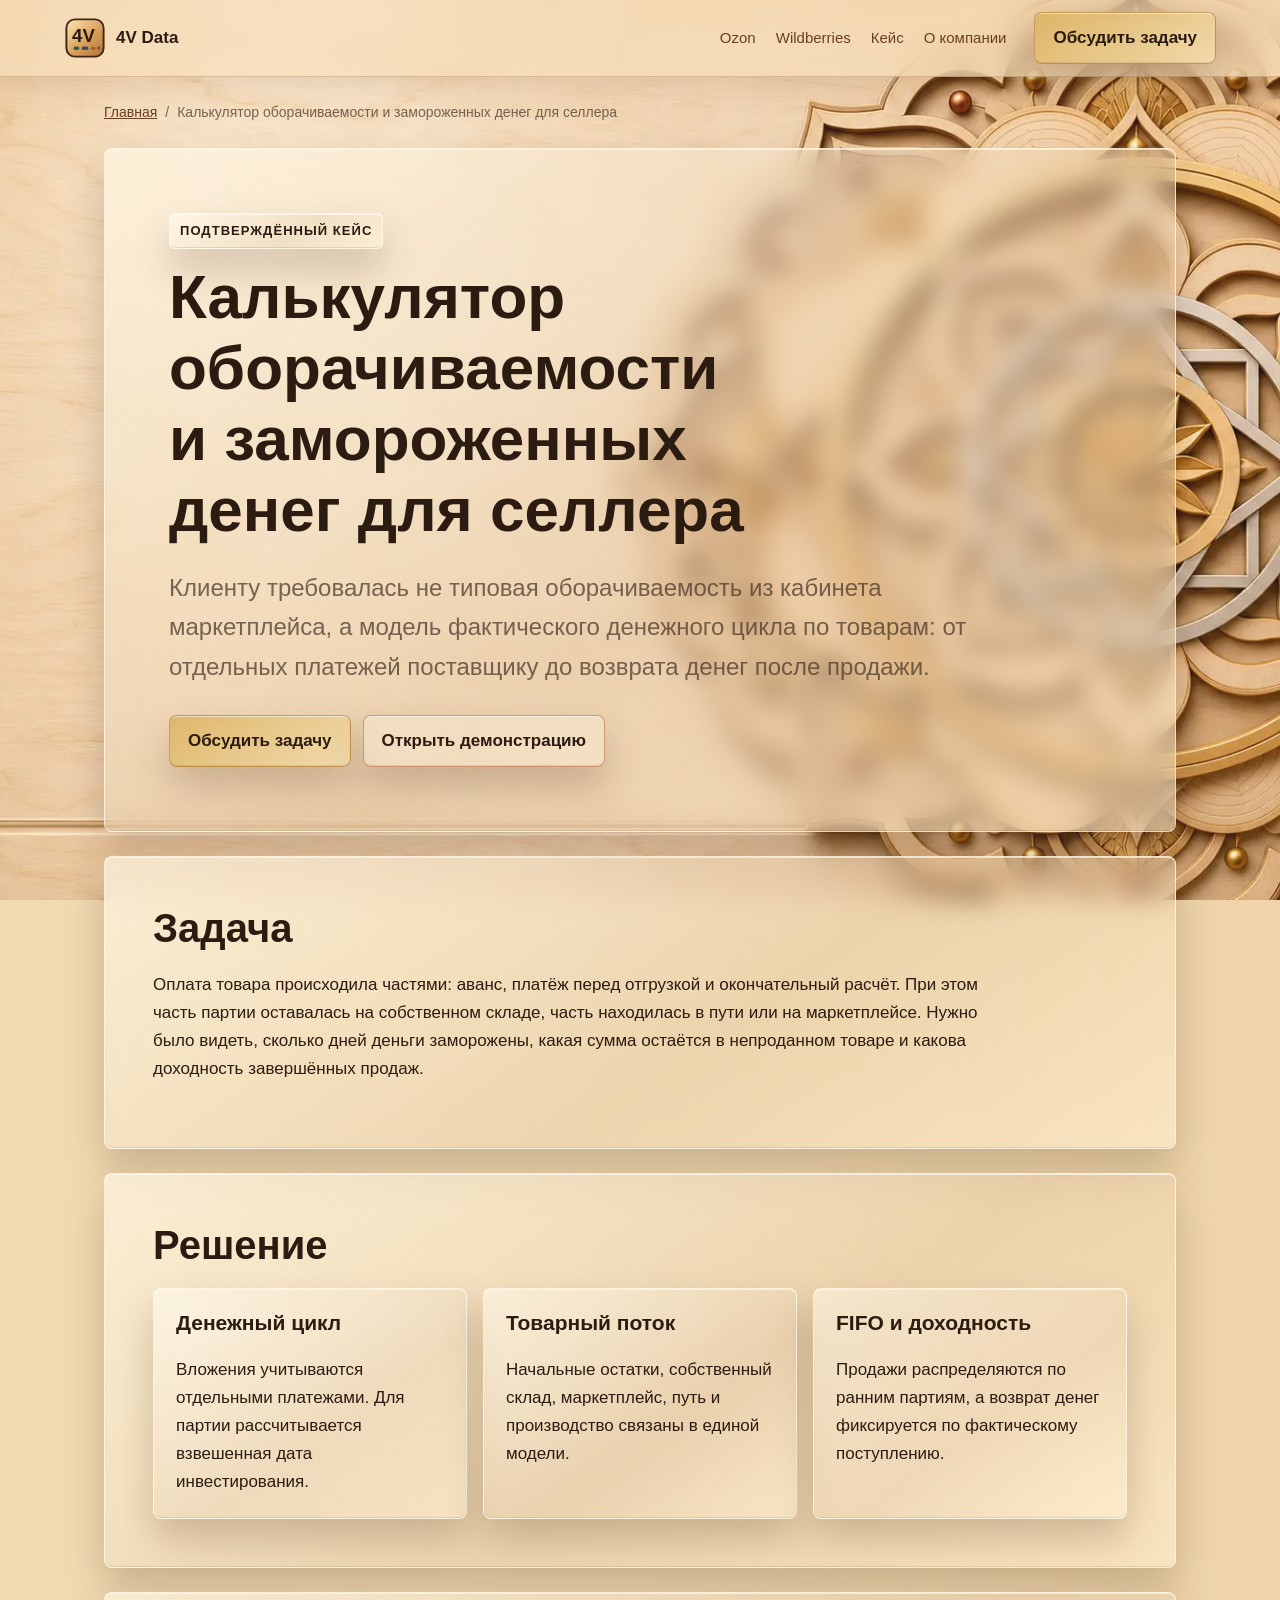
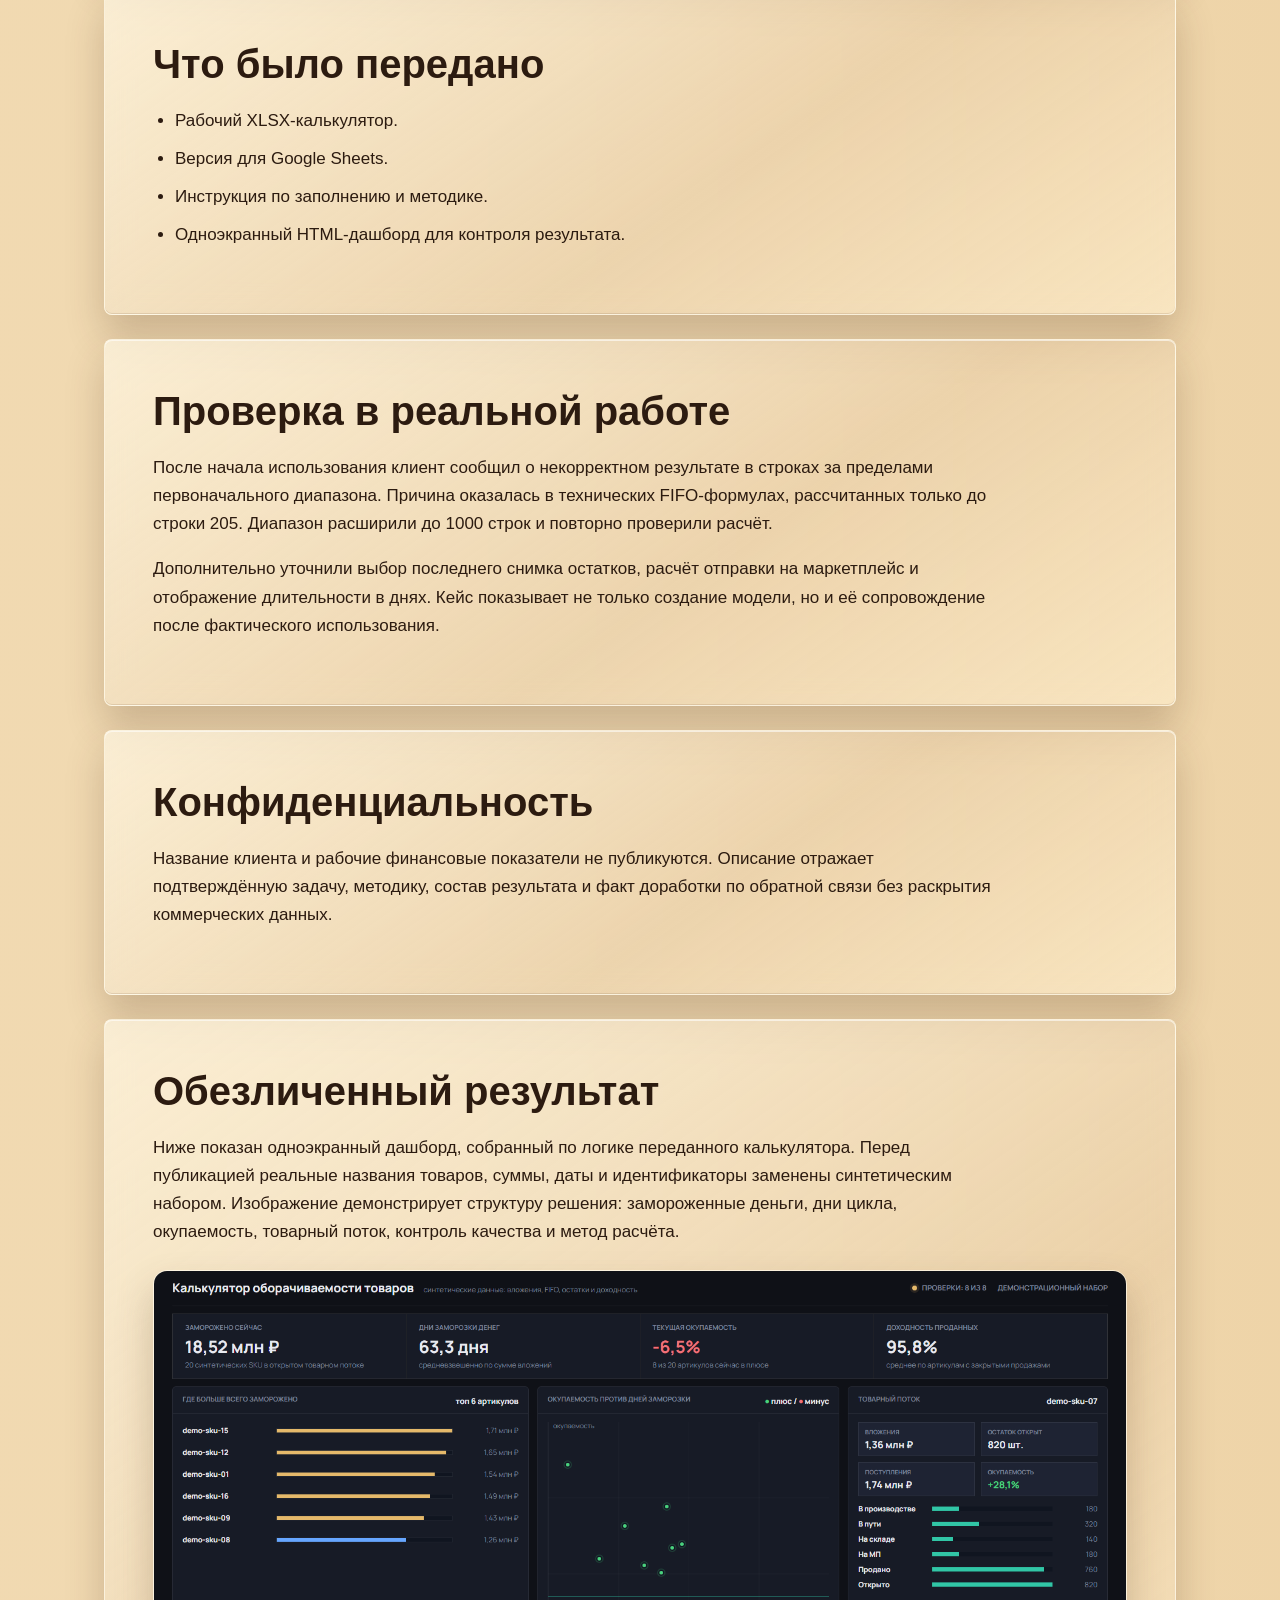
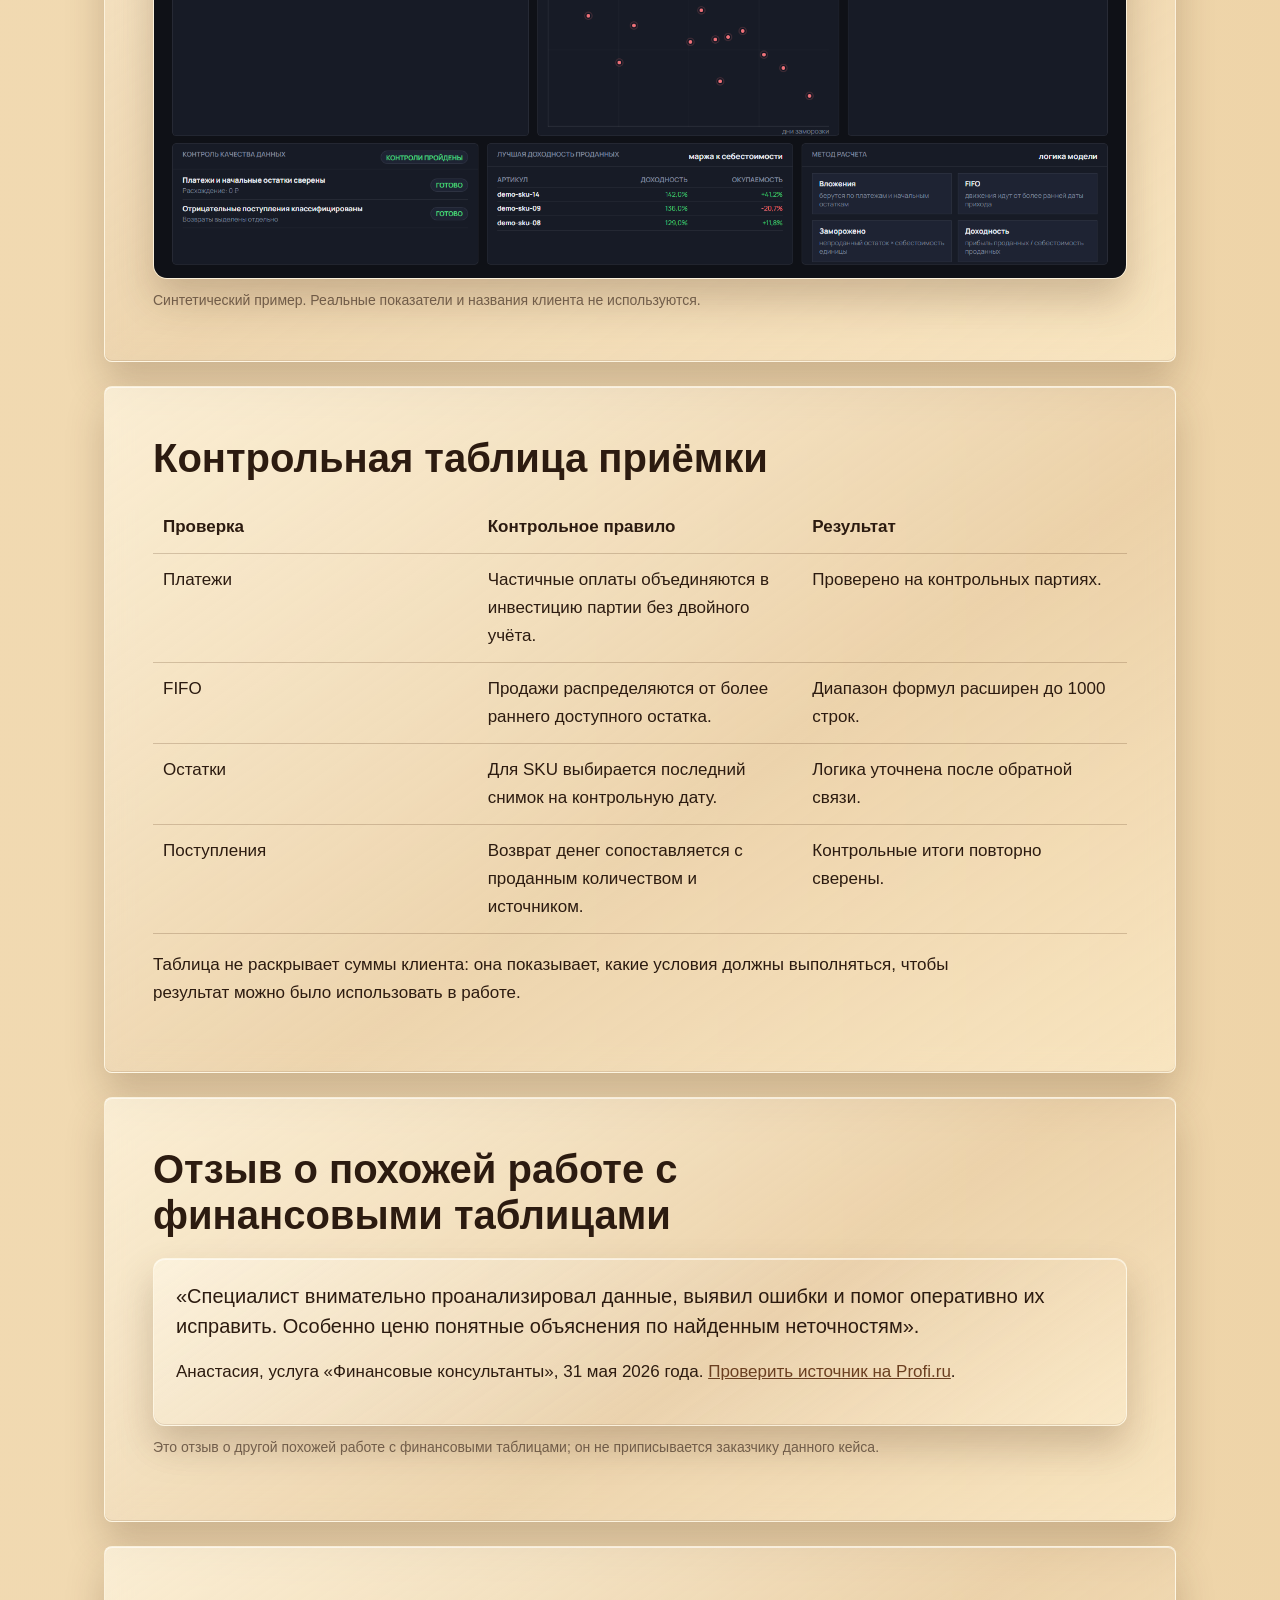
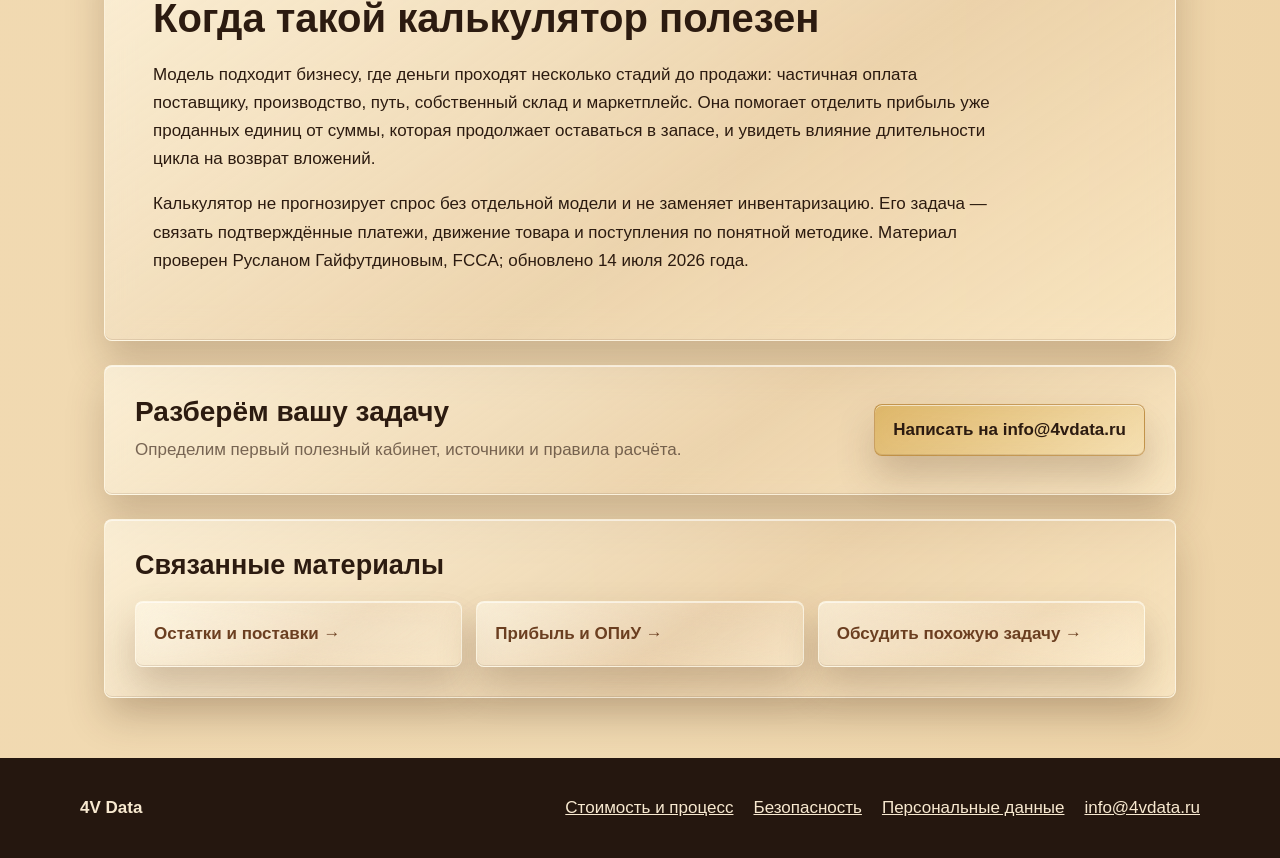
<file: keisy/individualnaya-analitika-sellera/index.html>
<!doctype html>
<html lang='ru'><head><meta charset='utf-8'><meta name='viewport' content='width=device-width,initial-scale=1'>
<title>Кейс: калькулятор оборачиваемости селлера | 4V Data</title><meta name='description' content='Кейс 4V Data: калькулятор денежного цикла, замороженных денег и доходности для селлера с частичными оплатами и запасом на разных стадиях.'><meta name='robots' content='index,follow'>
<link rel='canonical' href='https://4vdata.ru/keisy/individualnaya-analitika-sellera/'><meta property='og:type' content='website'><meta property='og:locale' content='ru_RU'><meta property='og:site_name' content='4V Data'><meta property='og:title' content='Кейс: калькулятор оборачиваемости селлера | 4V Data'><meta property='og:description' content='Кейс 4V Data: калькулятор денежного цикла, замороженных денег и доходности для селлера с частичными оплатами и запасом на разных стадиях.'><meta property='og:url' content='https://4vdata.ru/keisy/individualnaya-analitika-sellera/'><meta property='og:image' content='https://4vdata.ru/assets/og-4vdata.jpg'><meta name='twitter:card' content='summary_large_image'>
<link rel='icon' href='/assets/logo-mark.svg' type='image/svg+xml'><link rel='stylesheet' href='/assets/seo-pages.css?v=20260714-content2'><script type='application/ld+json'>{"@context":"https://schema.org","@graph":[{"@type":"BreadcrumbList","itemListElement":[{"@type":"ListItem","position":1,"name":"Главная","item":"https://4vdata.ru/"},{"@type":"ListItem","position":2,"name":"Калькулятор оборачиваемости и замороженных денег для селлера","item":"https://4vdata.ru/keisy/individualnaya-analitika-sellera/"}]},{"@type":"Article","headline":"Калькулятор оборачиваемости и замороженных денег для селлера","description":"Кейс 4V Data: калькулятор денежного цикла, замороженных денег и доходности для селлера с частичными оплатами и запасом на разных стадиях.","datePublished":"2026-07-14","dateModified":"2026-07-14","author":{"@id":"https://4vdata.ru/o-kompanii/#person"},"publisher":{"@id":"https://4vdata.ru/#organization"},"mainEntityOfPage":"https://4vdata.ru/keisy/individualnaya-analitika-sellera/"}]}</script><!-- Yandex.Metrika counter --><script>(function(m,e,t,r,i,k,a){m[i]=m[i]||function(){(m[i].a=m[i].a||[]).push(arguments)};m[i].l=1*new Date();for(var j=0;j<document.scripts.length;j++){if(document.scripts[j].src===r)return}k=e.createElement(t),a=e.getElementsByTagName(t)[0],k.async=1,k.src=r,a.parentNode.insertBefore(k,a)})(window,document,'script','https://mc.yandex.ru/metrika/tag.js?id=110597182','ym');ym(110597182,'init',{ssr:true,webvisor:true,clickmap:true,accurateTrackBounce:true,trackLinks:true});</script><!-- /Yandex.Metrika counter --></head>
<body><a class='skip' href='#content'>К содержанию</a><noscript><div><img src='https://mc.yandex.ru/watch/110597182' style='position:absolute;left:-9999px' alt=''></div></noscript>
<header class='seo-header'><a class='seo-brand' href='/'><img src='/assets/logo-mark.svg' width='42' height='42' alt=''><span>4V Data</span></a><nav class='seo-nav' aria-label='Основная навигация'><a href='/analitika-ozon/'>Ozon</a><a href='/analitika-wildberries/'>Wildberries</a><a href='/keisy/individualnaya-analitika-sellera/'>Кейс</a><a href='/o-kompanii/'>О компании</a></nav><a class='seo-cta' href='/#contact' data-goal='cta_contact'>Обсудить задачу</a></header>
<nav class='breadcrumb' aria-label='Хлебные крошки'><ol><li><a href='/'>Главная</a></li><li aria-current='page'>Калькулятор оборачиваемости и замороженных денег для селлера</li></ol></nav>
<main class='page' id='content'><section class='page-hero'><p class='eyebrow'>Подтверждённый кейс</p><h1>Калькулятор оборачиваемости и замороженных денег для селлера</h1><p class='lead'>Клиенту требовалась не типовая оборачиваемость из кабинета маркетплейса, а модель фактического денежного цикла по товарам: от отдельных платежей поставщику до возврата денег после продажи.</p><div class='hero-actions'><a class='button' href='/#contact' data-goal='cta_contact'>Обсудить задачу</a><a class='button secondary' href='/ozon-seller-dashboard-demo.html' data-goal='open_demo'>Открыть демонстрацию</a></div></section><section class='content-section'><h2>Задача</h2><p>Оплата товара происходила частями: аванс, платёж перед отгрузкой и окончательный расчёт. При этом часть партии оставалась на собственном складе, часть находилась в пути или на маркетплейсе. Нужно было видеть, сколько дней деньги заморожены, какая сумма остаётся в непроданном товаре и какова доходность завершённых продаж.</p></section><section class='content-section'><h2>Решение</h2><div class='grid'><article class='card'><h3>Денежный цикл</h3><p>Вложения учитываются отдельными платежами. Для партии рассчитывается взвешенная дата инвестирования.</p></article><article class='card'><h3>Товарный поток</h3><p>Начальные остатки, собственный склад, маркетплейс, путь и производство связаны в единой модели.</p></article><article class='card'><h3>FIFO и доходность</h3><p>Продажи распределяются по ранним партиям, а возврат денег фиксируется по фактическому поступлению.</p></article></div></section><section class='content-section'><h2>Что было передано</h2><ul class='checklist'><li>Рабочий XLSX-калькулятор.</li><li>Версия для Google Sheets.</li><li>Инструкция по заполнению и методике.</li><li>Одноэкранный HTML-дашборд для контроля результата.</li></ul></section><section class='content-section'><h2>Проверка в реальной работе</h2><p>После начала использования клиент сообщил о некорректном результате в строках за пределами первоначального диапазона. Причина оказалась в технических FIFO-формулах, рассчитанных только до строки 205. Диапазон расширили до 1000 строк и повторно проверили расчёт.</p><p>Дополнительно уточнили выбор последнего снимка остатков, расчёт отправки на маркетплейс и отображение длительности в днях. Кейс показывает не только создание модели, но и её сопровождение после фактического использования.</p></section><section class='content-section'><h2>Конфиденциальность</h2><p>Название клиента и рабочие финансовые показатели не публикуются. Описание отражает подтверждённую задачу, методику, состав результата и факт доработки по обратной связи без раскрытия коммерческих данных.</p></section><section class='content-section' data-expanded='20260714'><h2>Обезличенный результат</h2><p>Ниже показан одноэкранный дашборд, собранный по логике переданного калькулятора. Перед публикацией реальные названия товаров, суммы, даты и идентификаторы заменены синтетическим набором. Изображение демонстрирует структуру решения: замороженные деньги, дни цикла, окупаемость, товарный поток, контроль качества и метод расчёта.</p><figure class='case-figure'><img src='/assets/case-turnover-dashboard-synthetic.png?v=20260714' width='1600' height='1000' loading='lazy' alt='Синтетический дашборд калькулятора оборачиваемости: замороженные деньги, FIFO, товарный поток и контроль качества'><figcaption>Синтетический пример. Реальные показатели и названия клиента не используются.</figcaption></figure></section><section class='content-section'><h2>Контрольная таблица приёмки</h2><table class='legal-table'><tr><th>Проверка</th><th>Контрольное правило</th><th>Результат</th></tr><tr><td>Платежи</td><td>Частичные оплаты объединяются в инвестицию партии без двойного учёта.</td><td>Проверено на контрольных партиях.</td></tr><tr><td>FIFO</td><td>Продажи распределяются от более раннего доступного остатка.</td><td>Диапазон формул расширен до 1000 строк.</td></tr><tr><td>Остатки</td><td>Для SKU выбирается последний снимок на контрольную дату.</td><td>Логика уточнена после обратной связи.</td></tr><tr><td>Поступления</td><td>Возврат денег сопоставляется с проданным количеством и источником.</td><td>Контрольные итоги повторно сверены.</td></tr></table><p>Таблица не раскрывает суммы клиента: она показывает, какие условия должны выполняться, чтобы результат можно было использовать в работе.</p></section><section class='content-section'><h2>Отзыв о похожей работе с финансовыми таблицами</h2><div class='review-card'><blockquote>«Специалист внимательно проанализировал данные, выявил ошибки и помог оперативно их исправить. Особенно ценю понятные объяснения по найденным неточностям».</blockquote><p>Анастасия, услуга «Финансовые консультанты», 31 мая 2026 года. <a href='https://profi.ru/profile/GayfutdinovRV/#reviews-tab' rel='noopener'>Проверить источник на Profi.ru</a>.</p></div><p class='source-note'>Это отзыв о другой похожей работе с финансовыми таблицами; он не приписывается заказчику данного кейса.</p></section><section class='content-section'><h2>Когда такой калькулятор полезен</h2><p>Модель подходит бизнесу, где деньги проходят несколько стадий до продажи: частичная оплата поставщику, производство, путь, собственный склад и маркетплейс. Она помогает отделить прибыль уже проданных единиц от суммы, которая продолжает оставаться в запасе, и увидеть влияние длительности цикла на возврат вложений.</p><p>Калькулятор не прогнозирует спрос без отдельной модели и не заменяет инвентаризацию. Его задача — связать подтверждённые платежи, движение товара и поступления по понятной методике. Материал проверен Русланом Гайфутдиновым, FCCA; обновлено 14 июля 2026 года.</p></section><section class='page-cta'><div><h2>Разберём вашу задачу</h2><p>Определим первый полезный кабинет, источники и правила расчёта.</p></div><a class='button' href='mailto:info@4vdata.ru?subject=Аналитика%20селлера'>Написать на info@4vdata.ru</a></section><section class='related'><h2>Связанные материалы</h2><div class='related-grid'><a href='/ostatki-i-postavki/'>Остатки и поставки<span aria-hidden='true'> →</span></a><a href='/pribyl-i-opiu-sellera/'>Прибыль и ОПиУ<span aria-hidden='true'> →</span></a><a href='/#contact'>Обсудить похожую задачу<span aria-hidden='true'> →</span></a></div></section></main>
<footer class='seo-footer'><div class='seo-footer-inner'><strong>4V Data</strong><a href='/stoimost-i-process/'>Стоимость и процесс</a><a href='/bezopasnost-dannyh/'>Безопасность</a><a href='/privacy/'>Персональные данные</a><a href='mailto:info@4vdata.ru'>info@4vdata.ru</a></div></footer><script src='/assets/site.js?v=20260714' defer></script></body></html>
</file>
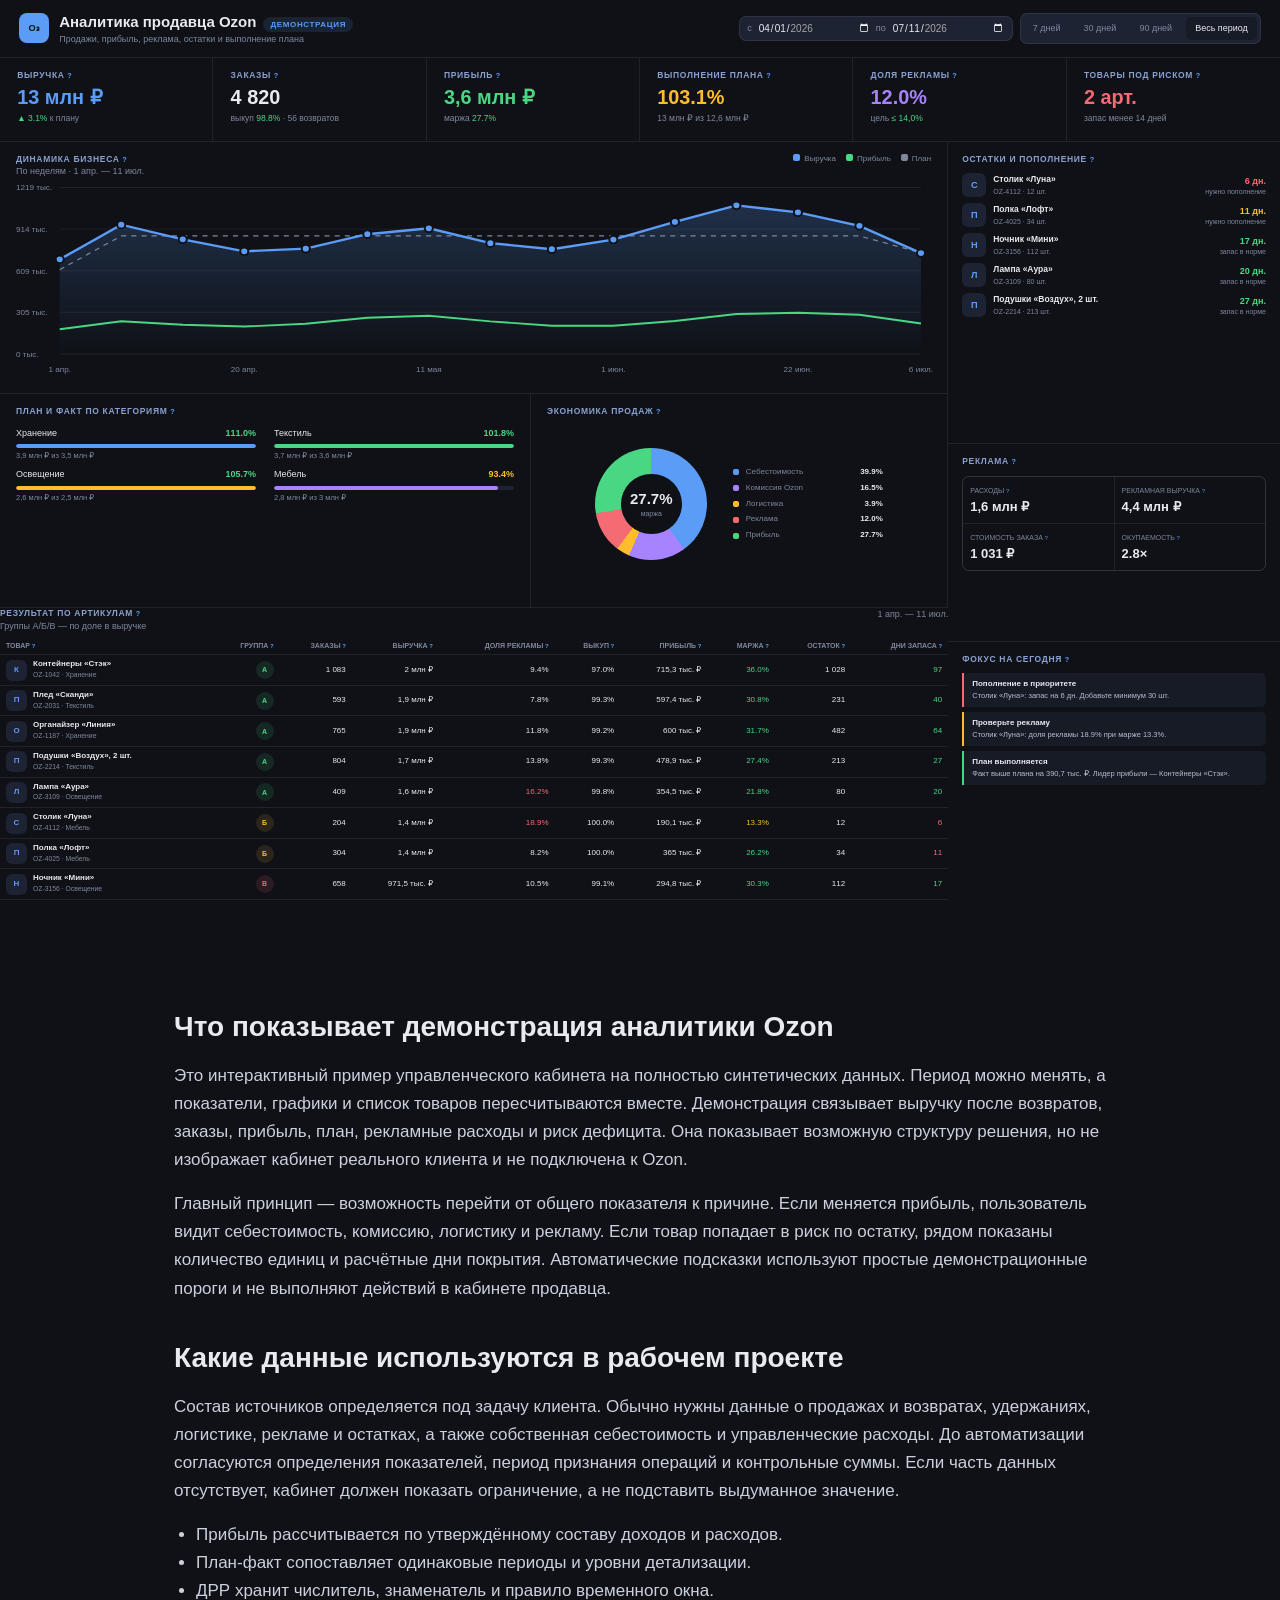
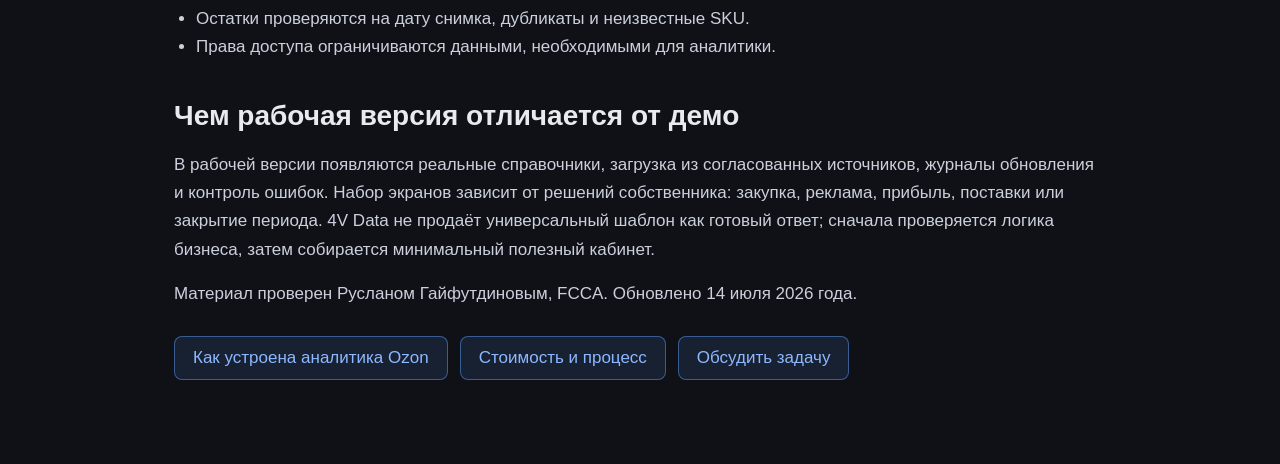
<file: ozon-seller-dashboard-demo.html>
<!DOCTYPE html>
<html lang="ru">
<head>
<meta charset="UTF-8">
<meta name="viewport" content="width=device-width,initial-scale=1,viewport-fit=cover">
<title>Демо аналитики продавца Ozon | 4V Data</title>
<meta name="description" content="Интерактивная демонстрация кабинета аналитики Ozon: выручка, прибыль, план, ДРР, остатки и товары на синтетических данных.">
<meta name="robots" content="index,follow">
<link rel="canonical" href="https://4vdata.ru/ozon-seller-dashboard-demo.html">
<meta property="og:type" content="website"><meta property="og:locale" content="ru_RU"><meta property="og:site_name" content="4V Data"><meta property="og:title" content="Демо аналитики продавца Ozon"><meta property="og:description" content="Интерактивный кабинет с прибылью, планом, ДРР и остатками на синтетических данных."><meta property="og:url" content="https://4vdata.ru/ozon-seller-dashboard-demo.html"><meta property="og:image" content="https://4vdata.ru/assets/og-4vdata.jpg">
<meta name="twitter:card" content="summary_large_image"><meta name="twitter:title" content="Демо аналитики продавца Ozon"><meta name="twitter:description" content="Интерактивный кабинет с прибылью, планом, ДРР и остатками на синтетических данных."><meta name="twitter:image" content="https://4vdata.ru/assets/og-4vdata.jpg">
<link rel="icon" href="assets/logo-mark.svg" type="image/svg+xml">
<script type="application/ld+json">{"@context":"https://schema.org","@type":"WebApplication","name":"Демонстрация аналитики продавца Ozon","applicationCategory":"BusinessApplication","operatingSystem":"Web","url":"https://4vdata.ru/ozon-seller-dashboard-demo.html","description":"Интерактивная демонстрация кабинета аналитики Ozon на синтетических данных.","author":{"@id":"https://4vdata.ru/#organization"}}</script>
<!-- Yandex.Metrika counter --><script>(function(m,e,t,r,i,k,a){m[i]=m[i]||function(){(m[i].a=m[i].a||[]).push(arguments)};m[i].l=1*new Date();for(var j=0;j<document.scripts.length;j++){if(document.scripts[j].src===r)return}k=e.createElement(t),a=e.getElementsByTagName(t)[0],k.async=1,k.src=r,a.parentNode.insertBefore(k,a)})(window,document,'script','https://mc.yandex.ru/metrika/tag.js?id=110597182','ym');ym(110597182,'init',{ssr:true,webvisor:true,clickmap:true,accurateTrackBounce:true,trackLinks:true});</script><!-- /Yandex.Metrika counter -->
<style>
*,*::before,*::after{box-sizing:border-box}*{margin:0}button,input{font:inherit}button{cursor:pointer}
:root{--bg:#0f1117;--p:#171b26;--p2:#1e2333;--bd:rgba(255,255,255,.075);--tx:#e8eaf0;--mu:#7f879d;--bl:#5b9cf6;--gr:#49d783;--am:#ffbd2e;--rd:#f56b73;--vi:#a783ff}
html,body{min-height:100%;overflow-x:hidden}body{background:var(--bg);color:var(--tx);font:clamp(9px,.72vw,12px)/1.35 "Segoe UI",Arial,sans-serif;font-variant-numeric:tabular-nums}
.top{height:58px;padding:0 1.5vw;display:flex;align-items:center;justify-content:space-between;border-bottom:1px solid var(--bd)}.brand{display:flex;align-items:center;gap:10px}.mark{width:30px;height:30px;border-radius:8px;display:grid;place-items:center;background:var(--bl);color:#10131a;font-weight:800}.brand h1{font-size:15px}.subtle{color:var(--mu);font-size:9px}.demo{margin-left:7px;padding:3px 7px;border-radius:99px;background:#5b9cf620;color:var(--bl);font-size:8px;font-weight:700;text-transform:uppercase;letter-spacing:.08em}
.filters{display:flex;gap:7px;align-items:center}.dates,.quick{display:flex;align-items:center;gap:5px;padding:3px;background:var(--p2);border:1px solid var(--bd);border-radius:7px}.dates{padding:4px 7px;color:var(--mu)}.dates input{width:114px;border:0;outline:0;background:transparent;color:var(--tx);color-scheme:dark;font-size:10px}.quick button,.tabs button,.pager button{border:0;background:transparent;color:var(--mu);border-radius:5px;padding:5px 9px;font-size:9px}.quick button:hover,.quick button.active,.tabs button.active,.pager button:hover{background:var(--p);color:var(--tx)}
.dash{height:calc(100vh - 58px);display:grid;grid-template-rows:84px minmax(0,1fr)}.kpis{display:grid;grid-template-columns:repeat(6,1fr);border-bottom:1px solid var(--bd)}.kpi{padding:12px 1.35vw;border-right:1px solid var(--bd);min-width:0}.kpi:last-child{border:0}.label,.title{font-size:8.5px;font-weight:700;letter-spacing:.08em;text-transform:uppercase;color:#8ba1cf}.value{font-size:clamp(17px,1.55vw,24px);font-weight:700;line-height:1.05;margin-top:6px;white-space:nowrap}.meta{font-size:8.5px;color:var(--mu);margin-top:5px;white-space:nowrap}.up{color:var(--gr)}.down{color:var(--rd)}.warn{color:var(--am)}
.workspace{min-height:0;display:grid;grid-template-columns:1.12fr .88fr .7fr;grid-template-rows:1.08fr .92fr .82fr}.panel{min-width:0;min-height:0;padding:12px 1.25vw;border-right:1px solid var(--bd);border-bottom:1px solid var(--bd);overflow:hidden}.head{display:flex;justify-content:space-between;align-items:flex-start;gap:10px}.trend{grid-column:1/3;grid-row:1}.plan{grid-column:1;grid-row:2}.economy{grid-column:2;grid-row:2}.products{grid-column:1/3;grid-row:3}.actions{grid-column:3;grid-row:1/4;border-right:0;display:grid;grid-template-rows:1.1fr .72fr .94fr;padding:0}.action{min-height:0;padding:12px 1.1vw;border-bottom:1px solid var(--bd);overflow:hidden}.action:last-child{border:0}
.legend{display:flex;gap:10px;color:var(--mu);font-size:8px}.legend i{display:inline-block;width:7px;height:7px;border-radius:2px;margin-right:4px}.chart{height:calc(100% - 27px);position:relative}.chart svg{width:100%;height:100%;overflow:visible}.axis{fill:var(--mu);font-size:8px}.gridline{stroke:#ffffff12}.rev-line{fill:none;stroke:var(--bl);stroke-width:2.5}.profit-line{fill:none;stroke:var(--gr);stroke-width:2}.plan-line{fill:none;stroke:var(--mu);stroke-width:1.2;stroke-dasharray:5 5}.point{stroke:var(--bg);stroke-width:2}
.plan-list{display:grid;grid-template-columns:1fr 1fr;gap:7px 18px;margin-top:10px}.plan-row{min-width:0}.plan-top{display:flex;justify-content:space-between;font-size:9px}.bar,.mini{height:4px;background:var(--p2);border-radius:4px;overflow:hidden;margin-top:5px}.bar span,.mini span{display:block;height:100%;border-radius:4px}.plan-note{margin-top:3px;color:var(--mu);font-size:7.5px}
.donut-wrap{height:calc(100% - 16px);display:flex;align-items:center;justify-content:center;gap:2vw}.donut{width:min(13vh,112px);height:min(13vh,112px);border-radius:50%;position:relative;flex:none}.donut::after{content:"";position:absolute;inset:23%;border-radius:50%;background:var(--bg)}.donut-center{position:absolute;inset:0;z-index:1;display:grid;place-content:center;text-align:center;font-size:15px;font-weight:700}.donut-center small{font-size:7px;color:var(--mu);font-weight:500}.costs{display:grid;gap:5px;min-width:150px}.cost{display:grid;grid-template-columns:7px 1fr auto;gap:6px;align-items:center;font-size:8px}.dot{width:6px;height:6px;border-radius:2px}.cost span:nth-child(2){color:var(--mu)}
.stocks{display:grid;gap:6px;margin-top:8px}.stock{display:grid;grid-template-columns:24px 1fr auto;gap:7px;align-items:center}.ico{width:24px;height:24px;border-radius:6px;background:var(--p2);display:grid;place-items:center;color:var(--bl);font-weight:700}.stock b{display:block;font-size:8.5px}.stock small{color:var(--mu);font-size:7px}.risk{text-align:right;font-size:9px;font-weight:700}.risk small{display:block;font-weight:500}.ads{display:grid;grid-template-columns:1fr 1fr;gap:1px;background:var(--bd);border:1px solid var(--bd);border-radius:7px;overflow:hidden;margin-top:8px}.ad{background:var(--bg);padding:7px}.ad span{font-size:7px;color:var(--mu);text-transform:uppercase}.ad b{display:block;font-size:13px;margin-top:2px}.tips{display:grid;gap:5px;margin-top:8px}.focus{padding:6px 8px;background:var(--p);border-left:2px solid var(--bl);border-radius:0 5px 5px 0;color:#b7bdd0;font-size:7.5px}.focus b{display:block;color:var(--tx);font-size:8px;margin-bottom:1px}
.table-head{display:flex;justify-content:space-between;align-items:flex-start;margin-bottom:5px}table{width:100%;border-collapse:collapse}th,td{text-align:right;padding:4px 6px;border-bottom:1px solid var(--bd);white-space:nowrap}th{color:var(--mu);font-size:7px;text-transform:uppercase;font-weight:600}th:first-child,td:first-child{text-align:left}td{font-size:8px}.sku{display:flex;align-items:center;gap:6px}.sku .ico{width:21px;height:21px}.sku b{display:block;font-size:8px}.sku small{font-size:6.8px;color:var(--mu)}.badge{display:inline-grid;place-items:center;width:18px;height:18px;border-radius:50%;font-size:7px;font-weight:700}.a{background:#49d7831f;color:var(--gr)}.b{background:#ffbd2e1f;color:var(--am)}.c{background:#f56b731f;color:var(--rd)}
.tabs,.pager,.mobile-kpis,.mobile-cards{display:none}.mobile-page{display:contents}.mobile-page.actions{display:grid}.mobile-page.products{display:block}.tip-target{cursor:help}.label.tip-target::after,.title.tip-target::after,th.tip-target::after,.ad>span.tip-target::after{content:' ?';color:var(--bl);font-size:.85em}.tooltip{position:fixed;z-index:50;display:none;max-width:280px;padding:9px 11px;border:1px solid #ffffff1c;border-radius:7px;background:#252b3b;color:#dfe3ed;font-size:10px;line-height:1.4;box-shadow:0 10px 30px #000a;pointer-events:none}.tooltip.show{display:block}.demo-copy{max-width:980px;margin:0 auto;padding:72px 24px 84px;color:#cbd0dc;font-size:17px;line-height:1.65}.demo-copy h2{margin:32px 0 12px;color:var(--tx);font-size:28px}.demo-copy p{margin:0 0 16px}.demo-copy ul{margin:0 0 20px;padding-left:22px}.demo-copy a{color:#8db8ff}.demo-copy .demo-actions{display:flex;flex-wrap:wrap;gap:12px;margin-top:28px}.demo-copy .demo-actions a{display:inline-flex;min-height:44px;align-items:center;padding:0 18px;border:1px solid #5b9cf680;border-radius:8px;text-decoration:none;background:#5b9cf61f}
@media(max-width:700px){
 body{font-size:11px}.top{height:112px;padding:8px 10px;display:flex;flex-direction:column;align-items:stretch;justify-content:flex-start;gap:6px}.brand{height:34px}.brand h1{font-size:13px}.subtle{display:none}.demo{font-size:6.5px}.filters{height:56px;display:grid;grid-template-rows:30px 24px;gap:2px}.dates{justify-content:center;padding:2px}.dates input{width:121px;font-size:11px}.quick{justify-content:center;border:0;background:transparent;padding:0}.quick button{padding:3px 8px;font-size:8px}
 .dash{height:calc(100dvh - 112px);grid-template-rows:52px minmax(0,1fr)}.tabs{display:grid;min-height:52px;grid-template-columns:repeat(4,minmax(0,1fr));padding:4px;background:var(--p2);border-bottom:1px solid var(--bd)}.tabs button{min-height:44px;font-size:8.5px;padding:5px 2px}.kpis{display:none}.workspace{display:block;position:relative}.mobile-page{display:none!important}.mobile-page.active{position:absolute;inset:0;overflow:hidden}.overview.active{display:grid!important;grid-template-rows:164px minmax(0,1fr)}.mobile-kpis{display:grid;grid-template-columns:repeat(3,1fr);border-bottom:1px solid var(--bd)}.mobile-kpis .kpi{display:block;padding:10px 8px;border-right:1px solid var(--bd);border-bottom:1px solid var(--bd)}.mobile-kpis .kpi:nth-child(3n){border-right:0}.mobile-kpis .label{font-size:6.5px}.mobile-kpis .value{font-size:16px;margin-top:4px}.mobile-kpis .meta{font-size:6.8px;margin-top:3px;overflow:hidden}.trend{display:block;grid-column:auto;grid-row:auto;padding:10px}.chart{height:calc(100% - 25px)}
 .finance.active{display:grid!important;grid-template-rows:1fr 1fr}.finance .panel{display:block;grid-column:auto;grid-row:auto;padding:14px 12px;border-bottom:1px solid var(--bd)}.plan-list{grid-template-columns:1fr}.donut{width:116px;height:116px}.costs{gap:8px}.cost{font-size:9px}
 .actions.active{display:grid!important;grid-template-rows:1.08fr .75fr .95fr}.action{display:block;padding:11px 12px}.stocks{gap:8px}.stock{grid-template-columns:28px 1fr auto}.ico{width:28px;height:28px}.stock b{font-size:9px}.stock small,.focus{font-size:8px}.ads{margin-top:7px}.ad{padding:9px}.ad b{font-size:15px}.tips{gap:6px}.focus{padding:8px}.focus b{font-size:9px}
 .products.active{display:block!important;padding:12px}.products table,.products .table-head>.subtle{display:none}.mobile-cards{display:grid;gap:7px;margin-top:10px}.product-card{display:grid;grid-template-columns:34px 1fr auto;gap:9px;padding:9px;background:var(--p);border:1px solid var(--bd);border-radius:8px}.product-card .ico{width:34px;height:34px}.product-card b,.product-card small{display:block}.product-card b{font-size:10px}.product-card small{font-size:8px;color:var(--mu);margin-top:2px}.product-metrics{grid-column:2/4;display:grid;grid-template-columns:repeat(4,1fr);gap:5px}.product-metrics span{font-size:7px;color:var(--mu)}.product-metrics strong{display:block;color:var(--tx);font-size:9px;margin-top:2px}.pager{display:flex;justify-content:center;align-items:center;gap:9px;margin-top:9px}.pager button{display:block;background:var(--p2);font-size:10px}.pager span{color:var(--mu);font-size:9px}
 .tooltip{max-width:min(290px,calc(100vw - 24px));font-size:11px}
}
</style>
</head>
<body>
<header class="top">
 <div class="brand"><div class="mark">O₃</div><div><div><h1 style="display:inline">Аналитика продавца Ozon</h1><span class="demo">Демонстрация</span></div><div class="subtle">Продажи, прибыль, реклама, остатки и выполнение плана</div></div></div>
 <div class="filters" data-tip="Период применяется ко всем показателям. Доступны даты с 1 апреля по 11 июля 2026 года.">
  <div class="dates"><span>с</span><input id="dateFrom" aria-label="Начало периода" type="date" min="2026-04-01" max="2026-07-11"><span>по</span><input id="dateTo" aria-label="Конец периода" type="date" min="2026-04-01" max="2026-07-11"></div>
  <div class="quick"><button data-days="7">7 дней</button><button data-days="30">30 дней</button><button data-days="90">90 дней</button><button data-days="all" class="active">Весь период</button></div>
 </div>
</header>
<div class="dash">
 <nav class="tabs" aria-label="Разделы"><button class="active" data-tab="overview">Обзор</button><button data-tab="finance">Экономика</button><button data-tab="actions">Действия</button><button data-tab="products">Товары</button></nav>
 <section class="kpis" id="desktopKpis">
  <div class="kpi"><div class="label" data-tip="Выручка после возвратов: сумма заказов минус стоимость возвращённых товаров.">Выручка</div><div class="value" id="kRevenue" style="color:var(--bl)"></div><div class="meta" id="kRevenueSub"></div></div>
  <div class="kpi"><div class="label" data-tip="Количество заказанных единиц. Процент выкупа = (заказы − возвраты) / заказы.">Заказы</div><div class="value" id="kOrders"></div><div class="meta" id="kOrdersSub"></div></div>
  <div class="kpi"><div class="label" data-tip="Прибыль = выручка − себестоимость − комиссия Ozon − логистика − реклама.">Прибыль</div><div class="value" id="kProfit" style="color:var(--gr)"></div><div class="meta" id="kProfitSub"></div></div>
  <div class="kpi"><div class="label" data-tip="Выполнение плана = фактическая выручка / плановая выручка выбранного периода.">Выполнение плана</div><div class="value" id="kPlan" style="color:var(--am)"></div><div class="meta" id="kPlanSub"></div></div>
  <div class="kpi"><div class="label" data-tip="Доля рекламных расходов = расходы на рекламу / общая выручка после возвратов.">Доля рекламы</div><div class="value" id="kDrr" style="color:var(--vi)"></div><div class="meta" id="kDrrSub"></div></div>
  <div class="kpi"><div class="label" data-tip="Количество артикулов, которым текущего остатка хватит менее чем на 14 дней при средней скорости продаж периода.">Товары под риском</div><div class="value" id="kRisk" style="color:var(--rd)"></div><div class="meta">запас менее 14 дней</div></div>
 </section>
 <div class="workspace">
  <section class="mobile-page overview active" data-page="overview"><div class="mobile-kpis" id="mobileKpis"></div><div class="panel trend">
   <div class="head"><div><div class="title" data-tip="Суммы по дням или неделям. Выручка показана после возвратов; прибыль — после всех перечисленных расходов; план — сумма дневных целей.">Динамика бизнеса</div><div class="subtle" id="chartPeriod"></div></div><div class="legend"><span><i style="background:var(--bl)"></i>Выручка</span><span><i style="background:var(--gr)"></i>Прибыль</span><span><i style="background:var(--mu)"></i>План</span></div></div><div class="chart" id="trendChart"></div>
  </div></section>
  <section class="mobile-page finance" data-page="finance">
   <div class="panel plan"><div class="title" data-tip="Для каждой категории показано отношение фактической выручки после возвратов к плановой выручке.">План и факт по категориям</div><div class="plan-list" id="categoryPlan"></div></div>
   <div class="panel economy"><div class="title" data-tip="Структура каждого рубля выручки: себестоимость, комиссия, логистика, реклама и оставшаяся прибыль.">Экономика продаж</div><div class="donut-wrap"><div class="donut" id="costDonut"><div class="donut-center" id="donutCenter"></div></div><div class="costs" id="costList"></div></div></div>
  </section>
  <aside class="mobile-page actions" data-page="actions">
   <section class="action"><div class="title" data-tip="Дни запаса = текущий остаток / среднее число заказанных единиц в день за выбранный период.">Остатки и пополнение</div><div class="stocks" id="stockList"></div></section>
   <section class="action"><div class="title" data-tip="Рекламные показатели рассчитаны отдельно на синтетических данных рекламного кабинета и не выводятся из обычных заказов.">Реклама</div><div class="ads"><div class="ad"><span data-tip="Сумма затрат на рекламные кампании за период.">Расходы</span><b id="adSpend"></b></div><div class="ad"><span data-tip="Выручка заказов, отнесённых к рекламным кампаниям.">Рекламная выручка</span><b id="adRevenue"></b></div><div class="ad"><span data-tip="Стоимость рекламного заказа = расходы на рекламу / число заказов с рекламы.">Стоимость заказа</span><b id="adCpo"></b></div><div class="ad"><span data-tip="Окупаемость рекламы = рекламная выручка / расходы на рекламу.">Окупаемость</span><b id="adRoas"></b></div></div></section>
   <section class="action"><div class="title" data-tip="Автоматические подсказки на основе порогов запаса, доли рекламы, маржи и выполнения плана. Это не прогноз и не рекомендация к обязательному действию.">Фокус на сегодня</div><div class="tips" id="tips"></div></section>
  </aside>
  <section class="mobile-page products" data-page="products"><div class="table-head"><div><div class="title" data-tip="Артикулы ранжированы по выручке. Группа А формирует первые 80%, Б — следующие 15%, В — оставшиеся 5% выручки.">Результат по артикулам</div><div class="subtle">Группы А/Б/В — по доле в выручке</div></div><div class="subtle" id="rowsInfo"></div></div>
   <table><thead><tr><th data-tip="Название и внутренний артикул товара.">Товар</th><th data-tip="Группа по накопленной доле выручки: А — до 80%, Б — до 95%, В — остальные.">Группа</th><th data-tip="Количество заказанных единиц.">Заказы</th><th data-tip="Сумма заказов за вычетом возвратов.">Выручка</th><th data-tip="Расходы на рекламу / выручка.">Доля рекламы</th><th data-tip="(Заказы − возвраты) / заказы.">Выкуп</th><th data-tip="Выручка минус себестоимость, комиссия, логистика и реклама.">Прибыль</th><th data-tip="Прибыль / выручка.">Маржа</th><th data-tip="Расчётный остаток на конец выбранного периода.">Остаток</th><th data-tip="Остаток / средние заказы в день.">Дни запаса</th></tr></thead><tbody id="skuRows"></tbody></table><div class="mobile-cards" id="mobileCards"></div><div class="pager"><button id="prevPage">←</button><span id="pageInfo"></span><button id="nextPage">→</button></div>
  </section>
 </div>
</div>
<section class="demo-copy" data-expanded="20260714" aria-labelledby="demo-explainer">
 <h2 id="demo-explainer">Что показывает демонстрация аналитики Ozon</h2>
 <p>Это интерактивный пример управленческого кабинета на полностью синтетических данных. Период можно менять, а показатели, графики и список товаров пересчитываются вместе. Демонстрация связывает выручку после возвратов, заказы, прибыль, план, рекламные расходы и риск дефицита. Она показывает возможную структуру решения, но не изображает кабинет реального клиента и не подключена к Ozon.</p>
 <p>Главный принцип — возможность перейти от общего показателя к причине. Если меняется прибыль, пользователь видит себестоимость, комиссию, логистику и рекламу. Если товар попадает в риск по остатку, рядом показаны количество единиц и расчётные дни покрытия. Автоматические подсказки используют простые демонстрационные пороги и не выполняют действий в кабинете продавца.</p>
 <h2>Какие данные используются в рабочем проекте</h2>
 <p>Состав источников определяется под задачу клиента. Обычно нужны данные о продажах и возвратах, удержаниях, логистике, рекламе и остатках, а также собственная себестоимость и управленческие расходы. До автоматизации согласуются определения показателей, период признания операций и контрольные суммы. Если часть данных отсутствует, кабинет должен показать ограничение, а не подставить выдуманное значение.</p>
 <ul><li>Прибыль рассчитывается по утверждённому составу доходов и расходов.</li><li>План-факт сопоставляет одинаковые периоды и уровни детализации.</li><li>ДРР хранит числитель, знаменатель и правило временного окна.</li><li>Остатки проверяются на дату снимка, дубликаты и неизвестные SKU.</li><li>Права доступа ограничиваются данными, необходимыми для аналитики.</li></ul>
 <h2>Чем рабочая версия отличается от демо</h2>
 <p>В рабочей версии появляются реальные справочники, загрузка из согласованных источников, журналы обновления и контроль ошибок. Набор экранов зависит от решений собственника: закупка, реклама, прибыль, поставки или закрытие периода. 4V Data не продаёт универсальный шаблон как готовый ответ; сначала проверяется логика бизнеса, затем собирается минимальный полезный кабинет.</p>
 <p>Материал проверен Русланом Гайфутдиновым, FCCA. Обновлено 14 июля 2026 года.</p>
 <div class="demo-actions"><a href="/analitika-ozon/">Как устроена аналитика Ozon</a><a href="/stoimost-i-process/">Стоимость и процесс</a><a href="/#contact" data-goal="cta_contact">Обсудить задачу</a></div>
</section>
<div class="tooltip" id="tooltip" role="tooltip"></div>
<script>
const START='2026-04-01',END='2026-07-11',DAY=86400000;
const products=[
 {sku:'OZ-1042',name:'Контейнеры «Стэк»',cat:'Хранение',price:1890,cost:610,base:9.4,plan:9.8,stock:1180,ads:.105},
 {sku:'OZ-1187',name:'Органайзер «Линия»',cat:'Хранение',price:2490,cost:890,base:6.7,plan:6.3,stock:590,ads:.132},
 {sku:'OZ-2031',name:'Плед «Сканди»',cat:'Текстиль',price:3290,cost:1370,base:5.2,plan:5.8,stock:315,ads:.088},
 {sku:'OZ-2214',name:'Подушки «Воздух», 2 шт.',cat:'Текстиль',price:2190,cost:820,base:7.1,plan:7.5,stock:328,ads:.156},
 {sku:'OZ-3109',name:'Лампа «Аура»',cat:'Освещение',price:3990,cost:1710,base:3.6,plan:4.1,stock:138,ads:.184},
 {sku:'OZ-3156',name:'Ночник «Мини»',cat:'Освещение',price:1490,cost:530,base:5.8,plan:5.2,stock:206,ads:.119},
 {sku:'OZ-4025',name:'Полка «Лофт»',cat:'Мебель',price:4590,cost:2150,base:2.7,plan:3.1,stock:78,ads:.094},
 {sku:'OZ-4112',name:'Столик «Луна»',cat:'Мебель',price:6990,cost:3480,base:1.8,plan:2.2,stock:41,ads:.215}
];
const rows=[];for(let t=Date.parse(START),i=0;t<=Date.parse(END);t+=DAY,i++){const date=new Date(t).toISOString().slice(0,10);products.forEach((p,j)=>{const dow=new Date(t).getUTCDay(),qty=Math.max(0,Math.round(p.base*(1+.17*Math.sin((i+j*2)/6)+.08*Math.cos((i-j)/13))*((dow===0||dow===6)?1.14:.96)*(1+i*.0018))),ret=Math.round(qty*(.045+((i+j)%17===0?.04:0))),net=(qty-ret)*p.price,ads=net*p.ads*(.88+.22*Math.sin((i+j)/9)),commission=net*.165,logistics=qty*104+ret*72,cogs=Math.max(0,qty-ret)*p.cost,profit=net-ads-commission-logistics-cogs;rows.push({date,sku:p.sku,qty,ret,net,ads,commission,logistics,cogs,profit,plan:p.plan*p.price,adRevenue:net*(.32+.08*Math.sin((i+j)/11)),adOrders:Math.max(1,Math.round(qty*(.29+.05*Math.sin((i+j)/11))))})})}
const $=id=>document.getElementById(id),sum=(a,k)=>a.reduce((s,x)=>s+x[k],0),rub=v=>new Intl.NumberFormat('ru-RU',{style:'currency',currency:'RUB',maximumFractionDigits:0}).format(v),compact=v=>new Intl.NumberFormat('ru-RU',{notation:'compact',maximumFractionDigits:1}).format(v)+' ₽',pct=v=>(v*100).toFixed(1)+'%',fmt=v=>new Intl.NumberFormat('ru-RU').format(Math.round(v)),dateRu=s=>new Date(s+'T00:00:00').toLocaleDateString('ru-RU',{day:'numeric',month:'short'}),esc=s=>s.replace(/[&<>"']/g,c=>({'&':'&amp;','<':'&lt;','>':'&gt;','"':'&quot;',"'":'&#39;'}[c]));
function agg(a){return {revenue:sum(a,'net'),orders:sum(a,'qty'),returns:sum(a,'ret'),ads:sum(a,'ads'),commission:sum(a,'commission'),logistics:sum(a,'logistics'),cogs:sum(a,'cogs'),profit:sum(a,'profit'),plan:sum(a,'plan'),adRevenue:sum(a,'adRevenue'),adOrders:sum(a,'adOrders')}}
const from=$('dateFrom'),to=$('dateTo');from.value=START;to.value=END;let productData=[],page=0;
function update(){if(from.value>to.value)to.value=from.value;const selected=rows.filter(r=>r.date>=from.value&&r.date<=to.value),a=agg(selected),days=(Date.parse(to.value)-Date.parse(from.value))/DAY+1,plan=a.revenue/a.plan,margin=a.profit/a.revenue,buyout=(a.orders-a.returns)/a.orders,drr=a.ads/a.revenue;
 $('kRevenue').textContent=compact(a.revenue);$('kRevenueSub').innerHTML=`<span class="${plan>=1?'up':'down'}">${plan>=1?'▲':'▼'} ${Math.abs((plan-1)*100).toFixed(1)}%</span> к плану`;$('kOrders').textContent=fmt(a.orders);$('kOrdersSub').innerHTML=`выкуп <span class="up">${pct(buyout)}</span> · ${fmt(a.returns)} возвратов`;$('kProfit').textContent=compact(a.profit);$('kProfitSub').innerHTML=`маржа <span class="${margin>=.15?'up':'warn'}">${pct(margin)}</span>`;$('kPlan').textContent=pct(plan);$('kPlanSub').textContent=`${compact(a.revenue)} из ${compact(a.plan)}`;$('kDrr').textContent=pct(drr);$('kDrrSub').innerHTML=`цель <span class="${drr<=.14?'up':'down'}">≤ 14,0%</span>`;
 productData=products.map(p=>{const x=agg(selected.filter(r=>r.sku===p.sku)),velocity=x.orders/days,stock=Math.max(0,Math.round(p.stock-(Date.parse(to.value)-Date.parse(START))/DAY*p.base*.16)),cover=velocity?stock/velocity:999;return {...p,...x,stock,cover,margin:x.profit/x.revenue,drr:x.ads/x.revenue,buyout:(x.orders-x.returns)/x.orders}}).sort((x,y)=>y.revenue-x.revenue);$('kRisk').textContent=productData.filter(x=>x.cover<14).length+' арт.';
 renderTrend(selected);renderPlans(selected);renderCosts(a);renderStocks(productData);renderAds(a);renderTips(productData,a,plan);renderProducts(a.revenue);cloneKpis();initTips();}
function cloneKpis(){$('mobileKpis').innerHTML=[...document.querySelectorAll('#desktopKpis .kpi')].map(x=>x.outerHTML.replace(/ id="[^"]+"/g,'')).join('')}
function renderTrend(a){const count=(Date.parse(to.value)-Date.parse(from.value))/DAY+1,weekly=count>45,b={};a.forEach(r=>{let d=new Date(r.date+'T00:00:00Z');if(weekly){d=new Date(d.getTime()-((d.getUTCDay()+6)%7)*DAY);d=new Date(Math.max(d.getTime(),Date.parse(from.value)))}const k=d.toISOString().slice(0,10);(b[k]??=[]).push(r)});const data=Object.entries(b).map(([date,x])=>({date,...agg(x)})),W=900,H=210,L=43,R=10,T=10,B=25,max=Math.max(...data.map(x=>Math.max(x.revenue,x.plan)))*1.12,x=i=>L+i*(W-L-R)/Math.max(1,data.length-1),y=v=>T+(max-v)*(H-T-B)/max,path=k=>data.map((d,i)=>(i?'L':'M')+x(i)+' '+y(d[k])).join(' '),area=path('revenue')+` L ${x(data.length-1)} ${H-B} L ${x(0)} ${H-B} Z`;let s='<svg viewBox="0 0 900 210" preserveAspectRatio="none"><defs><linearGradient id="area" x1="0" y1="0" x2="0" y2="1"><stop stop-color="#5b9cf6" stop-opacity=".22"/><stop offset="1" stop-color="#5b9cf6" stop-opacity="0"/></linearGradient></defs>';[0,.25,.5,.75,1].forEach(t=>s+=`<line class="gridline" x1="${L}" y1="${y(max*t)}" x2="${W-R}" y2="${y(max*t)}"/><text class="axis" x="0" y="${y(max*t)+3}">${Math.round(max*t/1000)} тыс.</text>`);const every=Math.max(1,Math.ceil(data.length/6));data.forEach((d,i)=>{if(i%every===0||i===data.length-1)s+=`<text class="axis" text-anchor="middle" x="${x(i)}" y="204">${dateRu(d.date)}</text>`});s+=`<path d="${area}" fill="url(#area)"/><path class="plan-line" d="${path('plan')}"/><path class="rev-line" d="${path('revenue')}"/><path class="profit-line" d="${path('profit')}"/>`;data.forEach((d,i)=>s+=`<circle class="point" cx="${x(i)}" cy="${y(d.revenue)}" r="4" fill="#5b9cf6" data-tip="${dateRu(d.date)}: выручка ${rub(d.revenue)}, прибыль ${rub(d.profit)}, план ${rub(d.plan)}"/>`);$('trendChart').innerHTML=s+'</svg>';$('chartPeriod').textContent=(weekly?'По неделям · ':'По дням · ')+dateRu(from.value)+' — '+dateRu(to.value)}
function renderPlans(a){const cats=['Хранение','Текстиль','Освещение','Мебель'].map(cat=>{const ids=products.filter(p=>p.cat===cat).map(p=>p.sku),x=agg(a.filter(r=>ids.includes(r.sku)));return {cat,...x,p:x.revenue/x.plan}});$('categoryPlan').innerHTML=cats.map((x,i)=>`<div class="plan-row" data-tip="${x.cat}: факт ${rub(x.revenue)}, план ${rub(x.plan)}, выполнение ${pct(x.p)}."><div class="plan-top"><span>${x.cat}</span><b class="${x.p>=1?'up':x.p>=.9?'warn':'down'}">${pct(x.p)}</b></div><div class="bar"><span style="width:${Math.min(100,x.p*100)}%;background:${['var(--bl)','var(--gr)','var(--am)','var(--vi)'][i]}"></span></div><div class="plan-note">${compact(x.revenue)} из ${compact(x.plan)}</div></div>`).join('')}
function renderCosts(a){const parts=[['Себестоимость',a.cogs,'#5b9cf6','Закупочная стоимость выкупленных товаров из демонстрационного файла.'],['Комиссия Ozon',a.commission,'#a783ff','16,5% выручки после возвратов.'],['Логистика',a.logistics,'#ffbd2e','104 ₽ за заказанную единицу и 72 ₽ за возврат.'],['Реклама',a.ads,'#f56b73','Расходы синтетического рекламного кабинета.'],['Прибыль',a.profit,'#49d783','Остаток выручки после всех показанных расходов.']],total=parts.reduce((s,x)=>s+x[1],0);let cur=0;$('costDonut').style.background=`conic-gradient(${parts.map(x=>{const st=cur;cur+=x[1]/total*100;return `${x[2]} ${st}% ${cur}%`}).join(',')})`;$('donutCenter').innerHTML=`${pct(a.profit/a.revenue)}<small>маржа</small>`;$('costList').innerHTML=parts.map(x=>`<div class="cost" data-tip="${x[4]} Сумма: ${rub(x[1])}."><i class="dot" style="background:${x[2]}"></i><span>${x[0]}</span><b>${pct(x[1]/a.revenue)}</b></div>`).join('')}
function renderStocks(a){$('stockList').innerHTML=[...a].sort((x,y)=>x.cover-y.cover).slice(0,5).map(x=>`<div class="stock" data-tip="${esc(x.name)}: остаток ${fmt(x.stock)} шт.; средние заказы ${(x.orders/((Date.parse(to.value)-Date.parse(from.value))/DAY+1)).toFixed(1)} шт. в день; запас на ${Math.round(x.cover)} дней."><div class="ico">${x.name[0]}</div><div><b>${esc(x.name)}</b><small>${x.sku} · ${fmt(x.stock)} шт.</small></div><div class="risk ${x.cover<10?'down':x.cover<14?'warn':'up'}">${Math.round(x.cover)} дн.<small>${x.cover<14?'нужно пополнение':'запас в норме'}</small></div></div>`).join('')}
function renderAds(a){$('adSpend').textContent=compact(a.ads);$('adRevenue').textContent=compact(a.adRevenue);$('adCpo').textContent=rub(a.ads/a.adOrders);$('adRoas').textContent=(a.adRevenue/a.ads).toFixed(1)+'×'}
function renderTips(s,a,plan){const low=[...s].filter(x=>x.cover<14).sort((x,y)=>x.cover-y.cover)[0],bad=[...s].sort((x,y)=>y.drr-x.drr)[0],star=[...s].sort((x,y)=>y.profit-x.profit)[0],days=(Date.parse(to.value)-Date.parse(from.value))/DAY+1,t=[];if(low)t.push(['Пополнение в приоритете',`${low.name}: запас на ${Math.round(low.cover)} дн. Добавьте минимум ${Math.max(0,Math.ceil(low.orders/days*21-low.stock))} шт.`,'var(--rd)']);t.push(['Проверьте рекламу',`${bad.name}: доля рекламы ${pct(bad.drr)} при марже ${pct(bad.margin)}.`,'var(--am)']);t.push([plan<1?'Сократите отставание':'План выполняется',plan<1?`До плана не хватает ${compact(a.plan-a.revenue)}. Усильте ${star.name}.`:`Факт выше плана на ${compact(a.revenue-a.plan)}. Лидер прибыли — ${star.name}.`,'var(--gr)']);$('tips').innerHTML=t.map(x=>`<div class="focus" style="border-color:${x[2]}" data-tip="Подсказка сформирована автоматически по демонстрационным порогам."><b>${x[0]}</b>${x[1]}</div>`).join('')}
function renderProducts(total){let cum=0;productData.forEach(x=>{cum+=x.revenue;x.group=cum/total<=.8?'А':cum/total<=.95?'Б':'В'});$('skuRows').innerHTML=productData.map(x=>`<tr data-tip="${esc(x.name)}: прибыль ${rub(x.profit)} при марже ${pct(x.margin)}."><td><div class="sku"><div class="ico">${x.name[0]}</div><div><b>${esc(x.name)}</b><small>${x.sku} · ${x.cat}</small></div></div></td><td><span class="badge ${x.group==='А'?'a':x.group==='Б'?'b':'c'}">${x.group}</span></td><td>${fmt(x.orders)}</td><td>${compact(x.revenue)}</td><td class="${x.drr>.16?'down':''}">${pct(x.drr)}</td><td>${pct(x.buyout)}</td><td>${compact(x.profit)}</td><td class="${x.margin>=.15?'up':'warn'}">${pct(x.margin)}</td><td>${fmt(x.stock)}</td><td class="${x.cover<14?'down':'up'}">${Math.round(x.cover)}</td></tr>`).join('');$('rowsInfo').textContent=`${dateRu(from.value)} — ${dateRu(to.value)}`;page=0;renderCards()}
function renderCards(){const pages=Math.ceil(productData.length/4),a=productData.slice(page*4,page*4+4);$('mobileCards').innerHTML=a.map(x=>`<div class="product-card" data-tip="Прибыль рассчитана после себестоимости, комиссии, логистики и рекламы."><div class="ico">${x.name[0]}</div><div><b>${esc(x.name)}</b><small>${x.sku} · группа ${x.group}</small></div><span class="badge ${x.group==='А'?'a':x.group==='Б'?'b':'c'}">${x.group}</span><div class="product-metrics"><span>Выручка<strong>${compact(x.revenue)}</strong></span><span>Прибыль<strong>${compact(x.profit)}</strong></span><span>Маржа<strong>${pct(x.margin)}</strong></span><span>Запас<strong class="${x.cover<14?'down':'up'}">${Math.round(x.cover)} дн.</strong></span></div></div>`).join('');$('pageInfo').textContent=`${page+1} из ${pages}`;$('prevPage').disabled=page===0;$('nextPage').disabled=page===pages-1;initTips()}
const tooltip=$('tooltip');function showTip(e){const el=e.target.closest('[data-tip]');if(!el)return;tooltip.textContent=el.dataset.tip;tooltip.classList.add('show');const r=el.getBoundingClientRect(),w=tooltip.offsetWidth,h=tooltip.offsetHeight;tooltip.style.left=Math.max(8,Math.min(innerWidth-w-8,r.left+r.width/2-w/2))+'px';tooltip.style.top=(r.top>h+12?r.top-h-8:r.bottom+8)+'px'}function hideTip(){tooltip.classList.remove('show')}function initTips(){document.querySelectorAll('[data-tip]').forEach(el=>{el.classList.add('tip-target');if(!el.hasAttribute('tabindex'))el.tabIndex=0})}document.addEventListener('pointerover',showTip);document.addEventListener('pointerout',e=>{if(e.target.closest('[data-tip]'))hideTip()});document.addEventListener('focusin',showTip);document.addEventListener('focusout',hideTip);document.addEventListener('click',e=>{if(e.target.closest('[data-tip]'))showTip(e);else hideTip()});
function activateTab(name){document.querySelectorAll('.tabs button').forEach(x=>x.classList.toggle('active',x.dataset.tab===name));document.querySelectorAll('.mobile-page').forEach(x=>x.classList.toggle('active',x.dataset.page===name));hideTip()}
document.querySelectorAll('.quick button').forEach(b=>b.onclick=()=>{to.value=END;from.value=b.dataset.days==='all'?START:new Date(Date.parse(END)-(Number(b.dataset.days)-1)*DAY).toISOString().slice(0,10);document.querySelectorAll('.quick button').forEach(x=>x.classList.toggle('active',x===b));update()});[from,to].forEach(x=>x.onchange=()=>{document.querySelectorAll('.quick button').forEach(b=>b.classList.remove('active'));update()});document.querySelectorAll('.tabs button').forEach(b=>b.onclick=()=>activateTab(b.dataset.tab));$('prevPage').onclick=()=>{if(page){page--;renderCards()}};$('nextPage').onclick=()=>{if((page+1)*4<productData.length){page++;renderCards()}};update();activateTab(new URLSearchParams(location.search).get('tab')||'overview');
</script>
<script src="assets/site.js?v=20260714" defer></script>
</body>
</html>
</file>
<file: assets/styles.css>
:root {
  --ink: #2c1b10;
  --muted: #3f2a1b;
  --line: rgba(93, 55, 25, .35);
  --edge-1: #d7a160;
  --edge-2: #c58b4a;
  --edge-3: #ad7339;
  --edge-4: #8f582a;
  --edge-5: #70411f;
  --cut: #3d2618;
  --green: #345c45;
  --blue: #31506b;
  --red: #8b4a37;
  --gold: #9a6629;
  --wood-flat: #e4b778;
  --wood-light: #f6d89f;
  --wood-mid: #e0ad6b;
  --wood-dark: #b8753c;
  --wood-face: url("plywood-face.jpg");
  --wood-edge: url("plywood-edge.jpg");
  --mandala-panel: url("mandala-panel.svg");
  --burn-rim: inset 0 0 0 1px rgba(38, 15, 5, .42), inset 0 -9px 16px rgba(70, 28, 8, .24), inset 9px 11px 18px rgba(255, 242, 207, .13);
  --carved-plywood:
    radial-gradient(ellipse at 50% 50%, rgba(5, 3, 2, .14), transparent 48%),
    var(--mandala-panel),
    linear-gradient(145deg, rgba(255, 248, 222, .62), rgba(201, 125, 52, .12) 48%, rgba(255, 229, 178, .34)),
    var(--wood-face);
  --carved-size: 1540px 870px, 1540px 870px, auto, 1024px 512px;
  --plywood:
    linear-gradient(145deg, rgba(255, 249, 224, .50), rgba(204, 132, 60, .10) 52%, rgba(255, 229, 178, .26)),
    var(--wood-face);
  --plywood-dark:
    linear-gradient(145deg, rgba(80, 46, 25, .84), rgba(24, 14, 9, .88)),
    var(--wood-edge);
  --base: #28170d;
  --level-1: 0 2px 0 var(--edge-2), -5px 7px 10px rgba(20, 11, 6, .38);
  --level-2: 0 1px 0 var(--edge-1), 0 3px 0 var(--edge-2), 0 5px 0 var(--edge-4), -8px 11px 16px rgba(20, 11, 6, .44);
  --level-3: 0 1px 0 var(--edge-1), 0 3px 0 var(--edge-2), 0 5px 0 var(--edge-3), 0 7px 0 var(--edge-5), -11px 15px 22px rgba(20, 11, 6, .48);
  --level-4: 0 1px 0 var(--edge-1), 0 3px 0 var(--edge-2), 0 5px 0 var(--edge-3), 0 7px 0 var(--edge-4), 0 9px 0 var(--edge-5), -15px 20px 28px rgba(20, 11, 6, .52);
  --level-5: 0 1px 0 var(--edge-1), 0 3px 0 var(--edge-2), 0 5px 0 var(--edge-3), 0 7px 0 var(--edge-4), 0 10px 0 var(--edge-5), -20px 26px 36px rgba(20, 11, 6, .58);
  --pit: inset 0 5px 0 rgba(32, 17, 8, .42), inset -10px 14px 24px rgba(24, 13, 7, .35), inset 0 -1px 0 rgba(255, 235, 184, .18);
  --glass: linear-gradient(145deg, rgba(255, 250, 232, .62), rgba(232, 204, 166, .36) 56%, rgba(255, 242, 211, .54));
  --glass-soft: linear-gradient(145deg, rgba(255, 250, 232, .50), rgba(232, 204, 166, .28) 56%, rgba(255, 242, 211, .42));
  --glass-line: rgba(255, 245, 222, .58);
  --glass-shadow: 0 18px 36px rgba(42, 23, 10, .24), inset 0 1px 0 rgba(255, 255, 255, .56), inset 0 -1px 0 rgba(76, 43, 20, .14);
}

* {
  box-sizing: border-box;
}

html {
  scroll-behavior: smooth;
  background: #080504;
}

body {
  margin: 0;
  color: var(--ink);
  font-family: Arial, sans-serif;
  line-height: 1.5;
  overflow-x: hidden;
  background:
    radial-gradient(900px 260px at 50% -90px, rgba(122, 67, 31, .30), transparent 70%),
    linear-gradient(145deg, rgba(29, 17, 10, .86), rgba(4, 3, 2, .96)),
    var(--wood-edge);
  background-size: auto, auto, 900px auto;
}

img {
  display: block;
  max-width: 100%;
}

main,
section,
.hero-copy,
.hero-visual,
.section-head,
.result-card,
.contact-box {
  min-width: 0;
}

a {
  color: inherit;
  text-decoration: none;
}

.topbar {
  position: sticky;
  top: 0;
  z-index: 10;
  display: flex;
  align-items: center;
  justify-content: space-between;
  gap: 24px;
  padding: 16px 6vw 21px;
  background: var(--plywood);
  border-bottom: 1px solid var(--line);
  box-shadow: var(--level-4);
}

.brand {
  display: inline-flex;
  align-items: center;
  gap: 12px;
  flex: 0 0 auto;
  min-height: 48px;
  font-size: 18px;
  font-weight: 900;
  perspective: 760px;
}

.brand-object {
  display: grid;
  place-items: center;
  width: 48px;
  height: 48px;
  flex: 0 0 48px;
  filter: drop-shadow(-5px 8px 6px rgba(40, 21, 10, .42));
}

.brand-object-inner {
  position: relative;
  width: 42px;
  height: 42px;
  transform-style: preserve-3d;
  animation: logo-spin 2.2s linear infinite;
  will-change: transform;
}

.brand-object-front,
.brand-object-back,
.brand-object-side {
  position: absolute;
  display: block;
}

.brand-object-front,
.brand-object-back {
  inset: 0;
  width: 42px;
  height: 42px;
  border-radius: 10px;
  backface-visibility: hidden;
}

.brand-object-front {
  box-shadow: inset 9px 0 10px rgba(255, 240, 198, .22), inset -8px 0 12px rgba(65, 28, 9, .22);
  transform: translateZ(8px);
}

.brand-object-back {
  background: url("logo-mark.svg?v=20260708-logo3d") center / cover no-repeat;
  filter: brightness(.72) saturate(.9);
  transform: rotateY(180deg) translateZ(8px);
}

.brand-object-side {
  background: linear-gradient(90deg, var(--edge-5), var(--edge-3));
  box-shadow: inset 0 0 0 1px rgba(46, 24, 10, .32);
}

.brand-object-side.right,
.brand-object-side.left {
  top: 6px;
  width: 16px;
  height: 30px;
}

.brand-object-side.right {
  right: -8px;
  transform: rotateY(90deg);
}

.brand-object-side.left {
  left: -8px;
  transform: rotateY(90deg);
}

.brand-object-side.top,
.brand-object-side.bottom {
  left: 6px;
  width: 30px;
  height: 16px;
}

.brand-object-side.top {
  top: -8px;
  transform: rotateX(90deg);
}

.brand-object-side.bottom {
  bottom: -8px;
  transform: rotateX(90deg);
}

.brand-wordmark {
  color: var(--ink);
  line-height: 1;
  white-space: nowrap;
}

@keyframes logo-spin {
  from {
    transform: rotateX(-16deg) rotateY(0deg);
  }

  to {
    transform: rotateX(-16deg) rotateY(360deg);
  }
}

.nav {
  display: flex;
  gap: 22px;
  color: var(--muted);
  font-size: 14px;
}

.nav a {
  display: inline-flex;
  align-items: center;
  min-height: 44px;
  padding: 6px 0;
}

.nav a:focus-visible,
.top-cta:focus-visible,
.button:focus-visible {
  outline: 3px solid rgba(107, 63, 33, .72);
  outline-offset: 3px;
}

.nav a:hover {
  color: var(--cut);
}

.top-cta,
.button {
  display: inline-flex;
  align-items: center;
  justify-content: center;
  min-height: 44px;
  padding: 0 18px;
  color: var(--ink);
  background: var(--plywood);
  border: 1px solid rgba(84, 48, 22, .38);
  border-radius: 6px;
  box-shadow: var(--level-5);
  font-weight: 750;
  white-space: nowrap;
  transform: translateY(-5px);
  transition: transform .16s ease, box-shadow .16s ease;
}

.top-cta {
  font-size: 14px;
}

.top-cta:hover,
.button:hover {
  transform: translateY(-7px);
}

.top-cta:active,
.button:active {
  box-shadow: var(--level-2);
  transform: translateY(-2px);
}

.button.primary {
  color: var(--cut);
  background: var(--plywood);
}

.button.secondary {
  color: var(--cut);
  background: var(--plywood);
}

.button.full {
  width: 100%;
}

.hero {
  display: grid;
  grid-template-columns: minmax(0, .9fr) minmax(460px, 1.1fr);
  gap: 48px;
  align-items: center;
  min-height: calc(100vh - 73px);
  margin: 34px 4vw;
  padding: 58px 6vw 78px;
  background:
    linear-gradient(rgba(245, 211, 158, .10), rgba(121, 66, 29, .08)),
    var(--wood-face);
  background-size: auto, 1024px 512px;
  border: 1px solid rgba(255, 231, 179, .34);
  border-radius: 16px;
  box-shadow: var(--level-5);
}

.hero-copy {
  max-width: 660px;
}

.eyebrow {
  display: block;
  width: fit-content;
  max-width: 100%;
  margin: 0 0 14px;
  padding: 6px 10px;
  color: var(--cut);
  background: var(--plywood);
  border: 1px solid rgba(56, 31, 15, .38);
  border-radius: 6px;
  box-shadow: var(--level-3);
  font-size: 13px;
  font-weight: 800;
  letter-spacing: 0;
  text-transform: uppercase;
}

h1,
h2,
h3,
p {
  margin-top: 0;
}

h1,
h2 {
  display: inline-block;
  max-width: 100%;
  padding: .08em .18em .13em;
  color: var(--cut);
  background: var(--plywood);
  border: 1px solid rgba(84, 48, 22, .34);
  border-radius: 8px;
  box-shadow: var(--level-5);
  text-wrap: balance;
  overflow-wrap: break-word;
}

h1 {
  margin-bottom: 26px;
  font-size: clamp(40px, 4.4vw, 60px);
  line-height: .98;
  letter-spacing: 0;
}

h2 {
  margin-bottom: 18px;
  font-size: clamp(30px, 4vw, 52px);
  line-height: 1.04;
  letter-spacing: 0;
}

h3 {
  display: inline-block;
  margin-bottom: 10px;
  padding: .12em .42em .18em;
  color: var(--cut);
  background: var(--plywood);
  border: 1px solid rgba(84, 48, 22, .30);
  border-radius: 6px;
  box-shadow: var(--level-3);
  font-size: 20px;
  line-height: 1.16;
  overflow-wrap: break-word;
}

.lead {
  display: block;
  max-width: 560px;
  padding: 14px 18px 16px;
  color: #4f3826;
  background: var(--plywood);
  border: 1px solid rgba(84, 48, 22, .28);
  border-radius: 8px;
  box-shadow: var(--level-2), var(--burn-rim);
  font-size: 21px;
}

.hero-actions {
  display: flex;
  flex-wrap: wrap;
  gap: 16px 12px;
  margin: 34px 0 28px;
}

.hero-points {
  display: flex;
  flex-wrap: wrap;
  gap: 10px;
}

.hero-points span {
  padding: 9px 12px 11px;
  color: var(--cut);
  background: var(--plywood);
  border: 1px solid rgba(84, 48, 22, .30);
  border-radius: 6px;
  box-shadow: var(--level-2);
  font-size: 14px;
  font-weight: 700;
}

.hero-visual {
  align-self: stretch;
  display: flex;
  align-items: center;
  padding: 16px;
  background: var(--plywood);
  border: 1px solid rgba(80, 47, 23, .40);
  border-radius: 8px;
  box-shadow: var(--level-4);
}

.hero-visual img {
  flex: 0 1 100%;
  width: 100%;
  min-width: 0;
  height: auto;
  border: 1px solid rgba(69, 40, 19, .38);
  border-radius: 6px;
  box-shadow: var(--level-2);
  filter: sepia(.14) saturate(.92);
}

.section {
  margin: 34px 4vw;
  padding: 86px 6vw;
  background: var(--plywood);
  border: 1px solid rgba(255, 231, 179, .30);
  border-radius: 16px;
  box-shadow: var(--level-4);
}

.topbar,
.hero,
.section,
.footer {
  position: relative;
  overflow: hidden;
  background: var(--carved-plywood);
  background-size: var(--carved-size);
  background-position: center, center, center, center;
  background-repeat: no-repeat, no-repeat, repeat, repeat;
  border-color: rgba(43, 18, 6, .56);
}

.topbar > *,
.hero > *,
.section > *,
.footer > * {
  position: relative;
  z-index: 1;
}

.topbar {
  background: var(--plywood);
  background-size: auto, 1024px 512px;
  box-shadow: var(--level-4), var(--burn-rim);
}

.hero {
  box-shadow: var(--level-5), var(--burn-rim);
}

.section,
.footer {
  box-shadow: var(--level-4), var(--burn-rim);
}

h1,
h2,
.top-cta,
.button {
  box-shadow: var(--level-5), var(--burn-rim);
}

h3,
.eyebrow,
.hero-points span,
.pain-grid span,
.steps span,
.contact-links a {
  border-color: rgba(42, 17, 5, .48);
  box-shadow: var(--level-3), var(--burn-rim);
}

.top-cta:active,
.button:active {
  box-shadow: var(--level-2), var(--burn-rim);
}

.section-head {
  max-width: 860px;
  margin-bottom: 38px;
}

.wide-text {
  max-width: 960px;
  color: #543a27;
  font-size: 24px;
}

.intro,
.screens,
.compare,
.contact {
  background: var(--carved-plywood);
  background-size: var(--carved-size);
  background-position: center, center, center, center;
  background-repeat: no-repeat, no-repeat, repeat, repeat;
  border-top: 1px solid rgba(84, 48, 22, .38);
  border-bottom: 1px solid rgba(255, 230, 177, .35);
  box-shadow: var(--level-4), var(--burn-rim);
}

.pain-grid {
  display: grid;
  grid-template-columns: repeat(3, minmax(0, 1fr));
  gap: 18px;
}

.pain-grid article,
.solution-list div,
.steps div,
.contact-box,
.muted-panel,
.accent-panel,
figure,
.result-card {
  position: relative;
  overflow: hidden;
  background: var(--plywood);
  border: 1px solid rgba(84, 48, 22, .34);
  border-radius: 8px;
  box-shadow: var(--level-2), var(--burn-rim);
}

.pain-grid article {
  min-height: 248px;
  padding: 24px;
}

.pain-grid span,
.steps span {
  display: grid;
  place-items: center;
  width: 38px;
  height: 38px;
  margin-bottom: 24px;
  color: var(--cut);
  background: var(--plywood);
  border: 1px solid rgba(62, 34, 16, .42);
  border-radius: 6px;
  box-shadow: var(--level-4);
  font-weight: 800;
  transform: translateY(-3px);
}

.pain-grid p,
.solution-list p,
.steps p,
figcaption span,
.contact p,
.compare li,
.result-grid span {
  color: var(--muted);
  font-weight: 600;
  text-shadow: 0 1px 0 rgba(255, 241, 201, .22);
}

.solution {
  display: grid;
  grid-template-columns: minmax(0, .82fr) minmax(420px, 1.18fr);
  gap: 48px;
  align-items: start;
  color: var(--ink);
  background: var(--carved-plywood);
  background-size: var(--carved-size);
  background-position: center, center, center, center;
  background-repeat: no-repeat, no-repeat, repeat, repeat;
  border-top: 1px solid rgba(255, 235, 184, .45);
  border-bottom: 1px solid rgba(80, 47, 23, .34);
  box-shadow: var(--level-4), var(--burn-rim);
}

.solution .eyebrow {
  color: var(--cut);
}

.solution-copy p:not(.eyebrow) {
  color: #4f3826;
  font-size: 20px;
}

.solution-list {
  display: grid;
  grid-template-columns: repeat(2, minmax(0, 1fr));
  gap: 16px;
}

.solution-list div {
  padding: 24px;
}

.solution-list strong {
  display: block;
  margin-bottom: 8px;
  color: var(--cut);
  font-size: 20px;
}

.screen-grid {
  display: grid;
  grid-template-columns: repeat(3, minmax(0, 1fr));
  gap: 20px;
}

figure {
  margin: 0;
  box-shadow: var(--level-3), var(--burn-rim);
}

figure img {
  aspect-ratio: 16 / 10;
  object-fit: cover;
  object-position: left top;
  border-bottom: 1px solid rgba(84, 48, 22, .34);
  filter: sepia(.16) saturate(.9);
}

figcaption {
  display: grid;
  gap: 6px;
  padding: 18px;
}

.compare-grid {
  display: grid;
  grid-template-columns: repeat(2, minmax(0, 1fr));
  gap: 20px;
}

.muted-panel,
.accent-panel {
  padding: 28px;
}

.accent-panel {
  color: var(--ink);
  background: var(--plywood);
  box-shadow: var(--level-4), var(--burn-rim);
}

.accent-panel li {
  color: var(--muted);
}

.compare ul,
.contact ul {
  display: grid;
  gap: 12px;
  margin: 0;
  padding-left: 22px;
}

.steps {
  display: grid;
  grid-template-columns: repeat(4, minmax(0, 1fr));
  gap: 18px;
}

.steps div {
  padding: 24px;
}

.result {
  background: var(--carved-plywood);
  background-size: var(--carved-size);
  background-position: center, center, center, center;
  background-repeat: no-repeat, no-repeat, repeat, repeat;
}

.result-card {
  padding: 42px;
  color: var(--ink);
  box-shadow: var(--level-4), var(--burn-rim);
}

.result-card .eyebrow {
  color: var(--cut);
}

.result-card h2 {
  max-width: 900px;
}

.result-grid {
  display: grid;
  grid-template-columns: repeat(4, minmax(0, 1fr));
  gap: 16px;
  margin-top: 30px;
}

.result-grid div {
  min-height: 124px;
  padding: 20px;
  background: var(--plywood);
  border: 1px solid rgba(84, 48, 22, .32);
  border-radius: 8px;
  box-shadow: var(--level-2), var(--burn-rim);
}

.result-grid strong,
.result-grid span {
  display: block;
}

.result-grid span {
  margin-top: 8px;
}

.contact {
  display: grid;
  grid-template-columns: minmax(0, 1fr) 420px;
  gap: 48px;
  align-items: start;
}

.contact p {
  max-width: 720px;
  font-size: 20px;
}

.contact-box {
  padding: 28px;
  box-shadow: var(--level-3), var(--burn-rim);
}

.contact-box .button {
  margin-top: 28px;
}

.contact-links {
  display: flex;
  gap: 12px;
  margin-top: 18px;
}

.contact-links a {
  position: relative;
  display: grid;
  place-items: center;
  width: 44px;
  height: 44px;
  color: var(--cut);
  background: var(--plywood);
  border: 1px solid rgba(84, 48, 22, .34);
  border-radius: 6px;
  box-shadow: var(--level-3);
}

.contact-links a::after {
  position: absolute;
  bottom: calc(100% + 8px);
  left: 50%;
  z-index: 3;
  padding: 6px 8px;
  color: #fff7dc;
  background: var(--plywood-dark);
  border: 1px solid rgba(62, 34, 16, .42);
  border-radius: 6px;
  box-shadow: var(--level-2);
  content: attr(data-tooltip);
  font-size: 12px;
  font-weight: 800;
  opacity: 0;
  pointer-events: none;
  transform: translate(-50%, 4px);
  transition: opacity .14s ease, transform .14s ease;
  white-space: nowrap;
}

.contact-links a:hover::after,
.contact-links a:focus-visible::after {
  opacity: 1;
  transform: translate(-50%, 0);
}

.contact-links a:hover {
  color: #fff7dc;
  background: var(--plywood-dark);
}

h1,
h2,
h3,
.eyebrow,
.lead,
.top-cta,
.button,
.button.primary,
.button.secondary,
.hero-points span,
.hero-visual,
.pain-grid article,
.pain-grid span,
.solution-list div,
.steps div,
.steps span,
.contact-box,
.muted-panel,
.accent-panel,
figure,
.result-card,
.result-grid div,
.contact-links a {
  background: var(--glass);
  border-color: var(--glass-line);
  box-shadow: var(--glass-shadow);
  -webkit-backdrop-filter: blur(11px) saturate(1.08);
  backdrop-filter: blur(11px) saturate(1.08);
}

.hero-visual,
.result-card {
  background: var(--glass-soft);
}

.contact-links svg {
  width: 22px;
  height: 22px;
  fill: currentColor;
}

.max-logo {
  width: 26px;
  height: 26px;
}

.max-logo-bg {
  fill: currentColor;
  opacity: .16;
}

.max-logo-mark {
  fill: currentColor;
}

.small-note {
  margin: 14px 0 0;
  color: #765941;
  font-size: 13px;
}

.footer {
  display: flex;
  justify-content: space-between;
  gap: 20px;
  margin: 34px 4vw 0;
  padding: 30px 6vw;
  color: #5c422f;
  background: var(--carved-plywood);
  background-size: var(--carved-size);
  background-position: center, center, center, center;
  background-repeat: no-repeat, no-repeat, repeat, repeat;
  border: 1px solid rgba(84, 48, 22, .34);
  border-radius: 16px 16px 0 0;
  box-shadow: var(--level-3), var(--burn-rim);
}

@media (max-width: 1050px) {
  .hero,
  .solution,
  .contact {
    grid-template-columns: minmax(0, 1fr);
  }

  .hero {
    min-height: auto;
  }

  .hero-visual {
    max-width: 900px;
  }

  .pain-grid,
  .screen-grid {
    grid-template-columns: repeat(2, minmax(0, 1fr));
  }

  .steps,
  .result-grid {
    grid-template-columns: repeat(2, minmax(0, 1fr));
  }
}

@media (max-width: 760px) {
  .topbar {
    position: static;
    align-items: flex-start;
    flex-direction: column;
    padding: 16px 20px 21px;
  }

  .nav {
    width: 100%;
    overflow-x: auto;
    padding-bottom: 4px;
  }

  .top-cta {
    width: 100%;
  }

  .hero,
  .section {
    width: calc(100vw - 24px);
    margin: 22px 12px;
    padding-left: 20px;
    padding-right: 20px;
  }

  .hero {
    gap: 28px;
    padding-top: 36px;
    width: auto;
    max-width: none;
    overflow: hidden;
  }

  h1 {
    display: block;
    width: 100%;
    font-size: 21px;
    line-height: 1.06;
    text-wrap: wrap;
    overflow-wrap: anywhere;
    white-space: normal;
  }

  h2 {
    display: block;
    width: 100%;
    font-size: 24px;
    text-wrap: wrap;
  }

  h3 {
    display: block;
    width: 100%;
    font-size: 19px;
    text-wrap: wrap;
  }

  .eyebrow {
    display: block;
    width: 100%;
    max-width: 100%;
    font-size: 9px;
    text-align: center;
    text-wrap: wrap;
    overflow-wrap: anywhere;
    white-space: normal;
  }

  .hero-visual {
    display: block;
    width: 100%;
    max-width: 100%;
    padding: 10px;
    overflow: hidden;
  }

  .hero-visual img {
    width: 100%;
    min-width: 0;
    max-width: 100%;
  }

  .lead,
  .wide-text {
    width: 100%;
    max-width: 100%;
    overflow-wrap: anywhere;
    font-size: 17px;
  }

  .hero-copy,
  .section-head,
  .contact p {
    width: 100%;
    min-width: 0;
    max-width: 100%;
    overflow-wrap: anywhere;
  }

  .hero > * {
    min-width: 0;
  }

  .hero-actions,
  .button {
    width: 100%;
  }

  .pain-grid,
  .solution-list,
  .screen-grid,
  .compare-grid,
  .steps,
  .result-grid {
    grid-template-columns: minmax(0, 1fr);
  }

  .result-card {
    padding: 28px 22px;
  }

  .footer {
    flex-direction: column;
    width: calc(100vw - 24px);
    margin: 22px 12px 0;
    padding: 24px 20px;
  }
}

:root {
  --page-bg: url("site-bg-reference.webp");
  --ref-ink: #3f2a1c;
  --ref-muted: rgba(74, 55, 42, .72);
  --ref-line: rgba(107, 82, 62, .52);
  --ref-glass: linear-gradient(145deg, rgba(255, 249, 232, .66), rgba(229, 205, 174, .42) 58%, rgba(255, 242, 214, .54));
  --ref-glass-soft: linear-gradient(145deg, rgba(255, 250, 235, .54), rgba(229, 205, 174, .30) 58%, rgba(255, 242, 214, .46));
  --ref-border: rgba(255, 252, 239, .66);
  --ref-shadow: 0 20px 38px rgba(74, 43, 20, .23), inset 0 1px 0 rgba(255, 255, 255, .58), inset 0 -1px 0 rgba(92, 59, 34, .13);
  --ref-gold: #c6952f;
  --ref-copper: #c66b3d;
  --ref-gray: #a8aaa6;
  --ref-sand: #dfc58f;
}

html {
  background: #efd7ad;
}

body {
  color: var(--ref-ink);
  background:
    linear-gradient(90deg, rgba(246, 223, 187, .28), rgba(255, 250, 235, .08) 44%, rgba(232, 185, 124, .10)),
    var(--page-bg) top center / cover fixed no-repeat;
}

.topbar,
.hero,
.section,
.footer,
.intro,
.screens,
.compare,
.contact,
.solution,
.result {
  background: transparent;
  background-image: none;
  border-color: rgba(121, 80, 42, .22);
  box-shadow: none;
}

.topbar {
  background: rgba(246, 224, 190, .64);
  -webkit-backdrop-filter: blur(14px) saturate(1.1);
  backdrop-filter: blur(14px) saturate(1.1);
  border-bottom-color: rgba(137, 91, 43, .28);
  box-shadow: 0 10px 30px rgba(86, 52, 24, .10);
}

.brand-wordmark,
.nav,
.top-cta,
.button,
h1,
h2,
h3,
.eyebrow,
.lead,
.wide-text,
.pain-grid p,
.solution-list p,
.steps p,
figcaption span,
.contact p,
.compare li,
.result-grid span {
  color: var(--ref-ink);
  text-shadow: none;
}

.hero {
  display: block;
  min-height: calc(100vh - 73px);
  margin: 0;
  padding: 16px 5vw 40px;
  border: 0;
  border-radius: 0;
  overflow: hidden;
}

.hero-copy {
  position: relative;
  z-index: 2;
  max-width: 620px;
}

h1,
h2,
h3,
.eyebrow,
.lead,
.top-cta,
.button,
.hero-points span,
.pain-grid article,
.pain-grid span,
.solution-list div,
.steps div,
.steps span,
.contact-box,
.muted-panel,
.accent-panel,
figure,
.result-card,
.result-grid div,
.contact-links a,
.ref-card {
  background: var(--ref-glass);
  border: 1px solid var(--ref-border);
  box-shadow: var(--ref-shadow);
  -webkit-backdrop-filter: blur(13px) saturate(1.1);
  backdrop-filter: blur(13px) saturate(1.1);
}

.button.primary {
  background: linear-gradient(145deg, rgba(218, 176, 91, .84), rgba(244, 221, 171, .72));
  border-color: rgba(166, 112, 39, .54);
}

.button.secondary {
  background: rgba(255, 246, 227, .34);
  border-color: rgba(183, 91, 52, .54);
}

.hero-visual.reference-board {
  position: static;
  z-index: 1;
  display: block;
  max-width: none;
  margin-top: 24px;
  padding: 0;
  overflow: visible;
  background: transparent;
  border: 0;
  box-shadow: none;
  -webkit-backdrop-filter: none;
  backdrop-filter: none;
  pointer-events: none;
}

.ref-card {
  overflow: hidden;
  border-radius: 8px;
}

.ref-note {
  position: absolute;
  top: 118px;
  right: 3.8vw;
  width: min(280px, 22vw);
  padding: 26px;
}

.ref-card-row {
  position: relative;
  display: grid;
  grid-template-columns: repeat(3, minmax(0, 1fr));
  gap: 16px;
}

.ref-chart {
  min-height: 242px;
  padding: 22px 24px 18px;
}

.ref-title-row {
  display: grid;
  grid-template-columns: auto 1fr;
  gap: 12px;
  align-items: start;
  margin-bottom: 16px;
}

.ref-avatar {
  width: 29px;
  height: 29px;
  border-radius: 50%;
  background: rgba(113, 88, 70, .42);
}

.ref-line {
  display: block;
  width: 96px;
  height: 6px;
  margin: 7px 0;
  border-radius: 999px;
  background: var(--ref-line);
}

.ref-line.long {
  width: 126px;
}

.ref-line.full {
  width: 100%;
  height: 5px;
}

.ref-line.mid {
  width: 70%;
  height: 5px;
}

.ref-line.title {
  width: 124px;
}

.ref-line.accent {
  width: 78px;
  height: 4px;
  background: var(--ref-gold);
}

.ref-line.accent.short {
  width: 48px;
}

.ref-list {
  display: grid;
  grid-template-columns: auto 1fr;
  gap: 10px 12px;
  align-items: center;
  margin-top: 18px;
}

.dot {
  display: inline-block;
  width: 10px;
  height: 10px;
  border-radius: 50%;
  box-shadow: inset 0 1px 2px rgba(255, 255, 255, .45), 0 1px 2px rgba(72, 39, 18, .26);
}

.dot.gold {
  background: var(--ref-gold);
}

.dot.copper {
  background: var(--ref-copper);
}

.dot.gray {
  background: var(--ref-gray);
}

.dot.sand {
  background: var(--ref-sand);
}

.bar-chart {
  display: flex;
  align-items: end;
  gap: 10px;
  height: 126px;
  padding: 20px 18px 13px 34px;
  background:
    repeating-linear-gradient(to bottom, transparent 0 24px, rgba(115, 87, 64, .20) 25px 26px),
    linear-gradient(to right, rgba(115, 87, 64, .16) 1px, transparent 1px) 24px 0 / 1px 100% no-repeat;
  border-bottom: 1px solid rgba(115, 87, 64, .24);
}

.bar-chart i {
  flex: 1;
  min-width: 5px;
  height: var(--h);
  border-radius: 3px 3px 0 0;
  background: linear-gradient(180deg, #d8a45f, #bd7d44);
  box-shadow: inset 0 1px 0 rgba(255, 255, 255, .42);
}

.bar-chart i:nth-child(n+7) {
  background: linear-gradient(180deg, #c9c0b4, #8f938e);
}

.bar-chart i:nth-child(6),
.bar-chart i:nth-child(7) {
  background: linear-gradient(180deg, #e2bb67, #c49031);
}

.line-chart {
  width: 100%;
  height: 134px;
  margin-top: 2px;
}

.line-chart .grid,
.line-chart .guides {
  fill: none;
  stroke: rgba(115, 87, 64, .20);
  stroke-width: 1;
}

.line-chart .guides {
  stroke-dasharray: 3 3;
}

.line-chart polyline {
  fill: none;
  stroke: #a85d35;
  stroke-width: 3;
  stroke-linecap: round;
  stroke-linejoin: round;
}

.line-chart circle {
  fill: #ecc38d;
  stroke: #9f5430;
  stroke-width: 2;
}

.donut-layout {
  display: grid;
  grid-template-columns: 132px minmax(0, 1fr);
  gap: 24px;
  align-items: center;
  min-height: 134px;
}

.donut {
  display: block;
  width: 124px;
  height: 124px;
  border-radius: 50%;
  background:
    radial-gradient(circle, rgba(255, 241, 216, .86) 0 38%, transparent 39%),
    conic-gradient(var(--ref-gold) 0 31%, var(--ref-copper) 31% 54%, var(--ref-gray) 54% 76%, #e8e3da 76% 100%);
  border: 1px solid rgba(113, 88, 70, .32);
  box-shadow: inset 0 4px 8px rgba(255, 255, 255, .38), 0 8px 18px rgba(74, 43, 20, .16);
}

.legend-lines {
  display: grid;
  gap: 11px;
}

.legend-lines span {
  display: grid;
  grid-template-columns: auto 1fr;
  gap: 10px;
  align-items: center;
}

.legend-lines b,
.ref-foot span:not(.dot) {
  display: block;
  height: 6px;
  border-radius: 999px;
  background: rgba(107, 82, 62, .48);
}

.ref-foot {
  display: grid;
  grid-template-columns: minmax(70px, .8fr) minmax(70px, .8fr) auto auto;
  gap: 12px;
  align-items: center;
  margin-top: 14px;
}

.seller-note-head,
.dashboard-title {
  align-items: center;
}

.seller-note-head {
  display: grid;
  grid-template-columns: auto 1fr;
  gap: 12px;
  margin-bottom: 18px;
}

.seller-note-head span:last-child,
.dashboard-title span:last-child {
  display: grid;
  gap: 3px;
  min-width: 0;
}

.seller-note-head b,
.dashboard-title b {
  color: var(--ink);
  font-size: 15px;
  line-height: 1.08;
}

.seller-note-head small,
.dashboard-title small,
.mini-kpis small,
.stock-list small {
  color: rgba(66, 42, 28, .68);
  font-size: 11px;
  line-height: 1.2;
}

.seller-note-list {
  display: grid;
  gap: 10px;
}

.seller-note-list span {
  display: grid;
  grid-template-columns: auto auto 1fr;
  gap: 9px;
  align-items: center;
}

.seller-note-list b {
  color: var(--ink);
  font-size: 15px;
}

.mini-kpis {
  display: grid;
  grid-template-columns: repeat(3, minmax(0, 1fr));
  gap: 8px;
  margin-bottom: 10px;
}

.mini-kpis span {
  min-width: 0;
  padding: 7px 8px;
  border: 1px solid rgba(115, 87, 64, .18);
  border-radius: 7px;
  background: rgba(255, 246, 225, .28);
}

.mini-kpis b {
  display: block;
  overflow: hidden;
  color: var(--ink);
  font-size: 14px;
  line-height: 1.15;
  text-overflow: ellipsis;
  white-space: nowrap;
}

.dashboard-bars {
  display: grid;
  grid-template-columns: repeat(4, minmax(0, 1fr));
  align-items: end;
  gap: 14px;
  height: 102px;
  padding: 18px 18px 18px 30px;
  background:
    repeating-linear-gradient(to bottom, transparent 0 22px, rgba(115, 87, 64, .18) 23px 24px),
    linear-gradient(to right, rgba(115, 87, 64, .16) 1px, transparent 1px) 22px 0 / 1px 100% no-repeat;
  border-bottom: 1px solid rgba(115, 87, 64, .24);
}

.dashboard-bars span {
  position: relative;
  display: grid;
  grid-template-columns: repeat(3, 1fr);
  align-items: end;
  gap: 4px;
  height: 100%;
}

.dashboard-bars i {
  display: block;
  height: var(--h);
  min-height: 5px;
  border-radius: 3px 3px 0 0;
  box-shadow: inset 0 1px 0 rgba(255, 255, 255, .42);
}

.dashboard-bars .rev {
  background: linear-gradient(180deg, #e4bd63, #c99635);
}

.dashboard-bars .cost {
  background: linear-gradient(180deg, #d88956, #ad6139);
}

.dashboard-bars .profit {
  background: linear-gradient(180deg, #cfc8b8, #8d938b);
}

.dashboard-bars small {
  position: absolute;
  right: -8px;
  bottom: -17px;
  left: -8px;
  color: rgba(66, 42, 28, .54);
  font-size: 9px;
  text-align: center;
}

.mini-legend {
  display: flex;
  flex-wrap: wrap;
  gap: 8px 12px;
  align-items: center;
  margin-top: 12px;
  color: rgba(66, 42, 28, .74);
  font-size: 11px;
  font-weight: 800;
}

.mini-legend span {
  display: inline-flex;
  gap: 6px;
  align-items: center;
}

.mini-legend .dot {
  width: 8px;
  height: 8px;
}

.line-chart polyline.plan-line {
  stroke: rgba(107, 82, 62, .50);
  stroke-dasharray: 6 6;
  stroke-width: 2;
}

.line-chart polyline.profit-line {
  stroke: #c79732;
  stroke-width: 3;
}

.line-chart polyline.drr-line {
  stroke: #a85d35;
  stroke-width: 2;
}

.stock-donut {
  display: grid;
  place-items: center;
  color: var(--ink);
  font-weight: 900;
  text-align: center;
}

.stock-donut b,
.stock-donut small {
  grid-area: 1 / 1;
}

.stock-donut b {
  margin-top: -13px;
  font-size: 25px;
}

.stock-donut small {
  margin-top: 22px;
  color: rgba(66, 42, 28, .66);
  font-size: 10px;
  letter-spacing: .04em;
  text-transform: uppercase;
}

.stock-list {
  display: grid;
  gap: 10px;
  min-width: 0;
}

.stock-list span {
  display: grid;
  grid-template-columns: minmax(0, 1fr) auto;
  gap: 4px 10px;
  align-items: center;
}

.stock-list b {
  overflow: hidden;
  color: var(--ink);
  font-size: 12px;
  line-height: 1.15;
  text-overflow: ellipsis;
  white-space: nowrap;
}

.stock-list i {
  grid-column: 1 / -1;
  height: 5px;
  overflow: hidden;
  border-radius: 999px;
  background: rgba(107, 82, 62, .23);
}

.stock-list i::before {
  display: block;
  width: var(--w);
  height: 100%;
  border-radius: inherit;
  background: linear-gradient(90deg, #bd6d3e, #e0b553);
  content: "";
}

.screen-grid {
  align-items: stretch;
}

.screen-grid figure.ref-card {
  display: flex;
  flex-direction: column;
  margin: 0;
}

.screen-grid .ref-chart {
  min-height: 334px;
}

.screen-grid figcaption {
  margin: 16px -24px -18px;
  padding: 18px 24px;
  border-top: 1px solid rgba(115, 87, 64, .18);
  background: rgba(255, 249, 232, .28);
}

.screen-grid .bar-chart,
.screen-grid .dashboard-bars,
.screen-grid .line-chart,
.screen-grid .donut-layout {
  flex: 1;
}

.section {
  margin: 34px 4vw;
  background: rgba(247, 226, 194, .42);
  -webkit-backdrop-filter: blur(7px);
  backdrop-filter: blur(7px);
}

.footer {
  background: rgba(247, 226, 194, .50);
  -webkit-backdrop-filter: blur(10px);
  backdrop-filter: blur(10px);
}

@media (max-width: 1050px) {
  body {
    background-position: top right 32%;
  }

  .hero {
    padding-bottom: 36px;
  }

  .ref-note {
    display: none;
  }

}

@media (max-width: 760px) {
  body {
    background:
      linear-gradient(rgba(246, 223, 187, .28), rgba(255, 250, 235, .18)),
      var(--page-bg) top right 33% / auto 100vh fixed no-repeat;
  }

  .hero {
    width: 100%;
    min-height: auto;
    margin: 0;
    padding: 34px 12px 32px;
  }

  .hero-copy,
  .section-head,
  .contact p {
    width: 100%;
    max-width: 100%;
  }

  h1 {
    display: block;
    width: 100%;
    font-size: clamp(21px, 6.5vw, 28px);
    line-height: 1.08;
    text-wrap: wrap;
    overflow-wrap: anywhere;
    white-space: normal;
  }

  .lead {
    font-size: 17px;
    line-height: 1.45;
  }

  .ref-note {
    display: none;
  }

  .ref-card-row {
    grid-template-columns: minmax(0, 1fr);
    gap: 12px;
  }

  .ref-chart {
    min-height: 212px;
    padding: 18px;
  }

  .bar-chart {
    gap: 6px;
    padding-left: 24px;
  }

  .dashboard-bars {
    gap: 9px;
    padding-left: 22px;
  }

  .donut-layout {
    grid-template-columns: 106px minmax(0, 1fr);
    gap: 16px;
  }

  .donut {
    width: 104px;
    height: 104px;
  }

  .section {
    background: rgba(247, 226, 194, .52);
  }

  .screen-grid .ref-chart {
    min-height: 292px;
  }
}
</file>
<file: assets/seo-pages.css>
:root {
  --ink: #2c1b10;
  --muted: rgba(74, 55, 42, .74);
  --line: rgba(89, 51, 24, .22);
  --brown: #6b3f21;
  --gold: #b67b32;
  --page-bg: url("site-bg-reference.webp");
  --ref-glass: linear-gradient(145deg, rgba(255, 249, 232, .66), rgba(229, 205, 174, .42) 58%, rgba(255, 242, 214, .54));
  --ref-glass-soft: linear-gradient(145deg, rgba(255, 250, 235, .54), rgba(229, 205, 174, .30) 58%, rgba(255, 242, 214, .46));
  --ref-border: rgba(255, 252, 239, .66);
  --ref-shadow: 0 20px 38px rgba(74, 43, 20, .23), inset 0 1px 0 rgba(255, 255, 255, .58), inset 0 -1px 0 rgba(92, 59, 34, .13);
}

* {
  box-sizing: border-box;
}

html {
  max-width: 100%;
  background: #efd7ad;
  scroll-behavior: smooth;
}

body {
  max-width: 100%;
  margin: 0;
  color: var(--ink);
  font: 17px/1.65 Arial, sans-serif;
  background:
    linear-gradient(90deg, rgba(246, 223, 187, .28), rgba(255, 250, 235, .08) 44%, rgba(232, 185, 124, .10)),
    var(--page-bg) top center / cover fixed no-repeat;
}

a {
  color: var(--brown);
}

img {
  display: block;
  max-width: 100%;
}

.skip {
  position: absolute;
  left: -9999px;
}

.skip:focus {
  left: 16px;
  top: 16px;
  z-index: 20;
  padding: 10px;
  background: var(--ref-glass);
}

.seo-header {
  position: sticky;
  top: 0;
  z-index: 10;
  display: flex;
  align-items: center;
  gap: 28px;
  padding: 12px max(20px, 5vw);
  background: rgba(246, 224, 190, .64);
  border-bottom: 1px solid rgba(137, 91, 43, .28);
  box-shadow: 0 10px 30px rgba(86, 52, 24, .10);
  -webkit-backdrop-filter: blur(14px) saturate(1.1);
  backdrop-filter: blur(14px) saturate(1.1);
}

.seo-brand {
  display: flex;
  align-items: center;
  gap: 10px;
  margin-right: auto;
  color: var(--ink);
  font-weight: 900;
  text-decoration: none;
}

.seo-brand img {
  width: 42px;
  height: 42px;
}

.seo-nav {
  display: flex;
  gap: 20px;
  font-size: 15px;
}

.seo-nav a {
  display: inline-flex;
  align-items: center;
  min-height: 44px;
  text-decoration: none;
}

.seo-nav a:focus-visible,
.seo-cta:focus-visible,
.button:focus-visible {
  outline: 3px solid rgba(107, 63, 33, .72);
  outline-offset: 3px;
}

.case-figure {
  margin: 24px 0 0;
}

.case-figure img {
  width: 100%;
  height: auto;
  border: 1px solid var(--ref-border);
  border-radius: 14px;
  box-shadow: var(--ref-shadow);
}

.case-figure figcaption,
.source-note {
  margin-top: 10px;
  color: var(--muted);
  font-size: 14px;
}

.review-card {
  padding: 22px;
  border: 1px solid var(--ref-border);
  border-radius: 12px;
  background: var(--ref-glass-soft);
  box-shadow: var(--ref-shadow);
}

.review-card blockquote {
  margin: 0 0 12px;
  font-size: 20px;
  line-height: 1.5;
}

.seo-cta,
.button {
  display: inline-flex;
  align-items: center;
  justify-content: center;
  padding: 11px 18px;
  color: var(--ink);
  background: linear-gradient(145deg, rgba(218, 176, 91, .84), rgba(244, 221, 171, .72));
  border: 1px solid rgba(166, 112, 39, .54);
  border-radius: 8px;
  box-shadow: var(--ref-shadow);
  font-weight: 700;
  text-decoration: none;
  -webkit-backdrop-filter: blur(13px) saturate(1.1);
  backdrop-filter: blur(13px) saturate(1.1);
}

.seo-cta:hover,
.button:hover {
  border-color: rgba(84, 48, 22, .46);
  background: var(--ref-glass);
}

.button.secondary {
  color: var(--ink);
  background: rgba(255, 246, 227, .34);
  border-color: rgba(183, 91, 52, .54);
}

.breadcrumb {
  max-width: 1120px;
  margin: 0 auto;
  padding: 24px 24px 0;
  color: var(--muted);
  font-size: 14px;
}

.breadcrumb ol {
  display: flex;
  flex-wrap: wrap;
  gap: 8px;
  margin: 0;
  padding: 0;
  list-style: none;
}

.breadcrumb li:not(:last-child)::after {
  margin-left: 8px;
  content: "/";
}

.page {
  max-width: 1120px;
  margin: 24px auto 60px;
  padding: 0 24px;
}

.page-hero,
.content-section,
.related,
.page-cta,
.profile-card {
  background: var(--ref-glass);
  border: 1px solid var(--ref-border);
  border-radius: 8px;
  box-shadow: var(--ref-shadow);
  -webkit-backdrop-filter: blur(13px) saturate(1.1);
  backdrop-filter: blur(13px) saturate(1.1);
}

.page-hero {
  margin-bottom: 24px;
  padding: clamp(28px, 5vw, 64px);
}

.eyebrow {
  width: fit-content;
  max-width: 100%;
  margin: 0 0 12px;
  padding: 6px 10px;
  color: var(--ink);
  background: var(--ref-glass);
  border: 1px solid var(--ref-border);
  border-radius: 6px;
  box-shadow: var(--ref-shadow);
  font-size: 13px;
  font-weight: 800;
  letter-spacing: .08em;
  text-transform: uppercase;
  -webkit-backdrop-filter: blur(13px) saturate(1.1);
  backdrop-filter: blur(13px) saturate(1.1);
}

h1,
h2,
h3 {
  line-height: 1.15;
  text-wrap: balance;
}

h1 {
  max-width: 900px;
  margin: 0 0 22px;
  color: var(--ink);
  font-size: clamp(34px, 5vw, 62px);
}

h2 {
  margin: 0 0 20px;
  color: var(--ink);
  font-size: clamp(27px, 3.5vw, 40px);
}

h3 {
  color: var(--ink);
  font-size: 21px;
}

.lead {
  max-width: 830px;
  margin: 0 0 28px;
  color: var(--muted);
  font-size: clamp(19px, 2.2vw, 24px);
}

.hero-actions {
  display: flex;
  flex-wrap: wrap;
  gap: 12px;
}

.content-section {
  margin: 24px 0;
  padding: clamp(26px, 4vw, 48px);
}

.content-section > p,
.content-section > ul {
  max-width: 850px;
}

.content-section li + li {
  margin-top: 10px;
}

.grid {
  display: grid;
  grid-template-columns: repeat(3, minmax(0, 1fr));
  gap: 16px;
}

.card,
.related a,
.fact {
  background: var(--ref-glass-soft);
  border: 1px solid var(--ref-border);
  border-radius: 8px;
  box-shadow: var(--ref-shadow);
  -webkit-backdrop-filter: blur(13px) saturate(1.1);
  backdrop-filter: blur(13px) saturate(1.1);
}

.card {
  padding: 22px;
}

.card h3 {
  margin-top: 0;
}

.card p:last-child {
  margin-bottom: 0;
}

.steps {
  counter-reset: step;
}

.steps .card::before {
  display: block;
  margin-bottom: 12px;
  color: var(--gold);
  font-size: 28px;
  font-weight: 900;
  counter-increment: step;
  content: counter(step, decimal-leading-zero);
}

.checklist {
  padding-left: 22px;
}

.facts {
  display: grid;
  grid-template-columns: repeat(2, minmax(0, 1fr));
  gap: 12px;
  margin-top: 22px;
}

.fact {
  padding: 18px;
  border-left: 4px solid var(--gold);
}

.page-cta {
  display: flex;
  align-items: center;
  justify-content: space-between;
  gap: 24px;
  margin: 24px 0;
  padding: 30px;
}

.page-cta h2 {
  margin: 0 0 8px;
  font-size: 28px;
}

.page-cta p {
  margin: 0;
  color: var(--muted);
}

.related {
  padding: 30px;
}

.related h2 {
  font-size: 27px;
}

.related-grid {
  display: grid;
  grid-template-columns: repeat(3, minmax(0, 1fr));
  gap: 14px;
}

.related a {
  display: block;
  padding: 18px;
  font-weight: 700;
  text-decoration: none;
}

.profile-card {
  display: grid;
  grid-template-columns: 180px minmax(0, 1fr);
  gap: 30px;
  padding: 30px;
}

.profile-card img {
  width: 180px;
  aspect-ratio: 1;
  object-fit: cover;
  border-radius: 8px;
}

.legal-table {
  width: 100%;
  border-collapse: collapse;
}

.legal-table th,
.legal-table td {
  padding: 12px 10px;
  border-bottom: 1px solid var(--line);
  text-align: left;
  vertical-align: top;
}

.legal-table th {
  width: 32%;
}

.seo-footer {
  padding: 36px max(24px, 5vw);
  color: #f8e9d0;
  background: #25170f;
}

.seo-footer-inner {
  display: flex;
  flex-wrap: wrap;
  gap: 20px;
  max-width: 1120px;
  margin: auto;
}

.seo-footer strong {
  margin-right: auto;
}

.seo-footer a {
  color: #f8e9d0;
}

.small {
  color: var(--muted);
  font-size: 14px;
}

@media (max-width: 800px) {
  body {
    overflow-x: hidden;
    background-attachment: scroll;
  }

  .seo-header {
    flex-wrap: wrap;
    justify-content: space-between;
    gap: 10px;
    width: 100%;
    overflow: hidden;
  }

  .seo-brand {
    margin-right: 0;
  }

  .seo-nav {
    order: 3;
    min-width: 0;
    width: 100%;
    overflow-x: auto;
    padding-top: 6px;
    white-space: nowrap;
  }

  .seo-cta {
    max-width: 150px;
    padding: 9px 12px;
    font-size: 14px;
    white-space: nowrap;
  }

  .breadcrumb {
    overflow: hidden;
    padding-left: 14px;
  }

  .breadcrumb ol {
    display: block;
  }

  .breadcrumb li {
    display: inline;
  }

  .page {
    padding: 0 14px;
  }

  .grid,
  .related-grid,
  .facts {
    grid-template-columns: 1fr;
  }

  .page-cta {
    display: block;
  }

  .page-cta .button {
    margin-top: 18px;
  }

  .profile-card {
    grid-template-columns: 1fr;
  }

  .profile-card img {
    width: 140px;
  }
}
</file>
